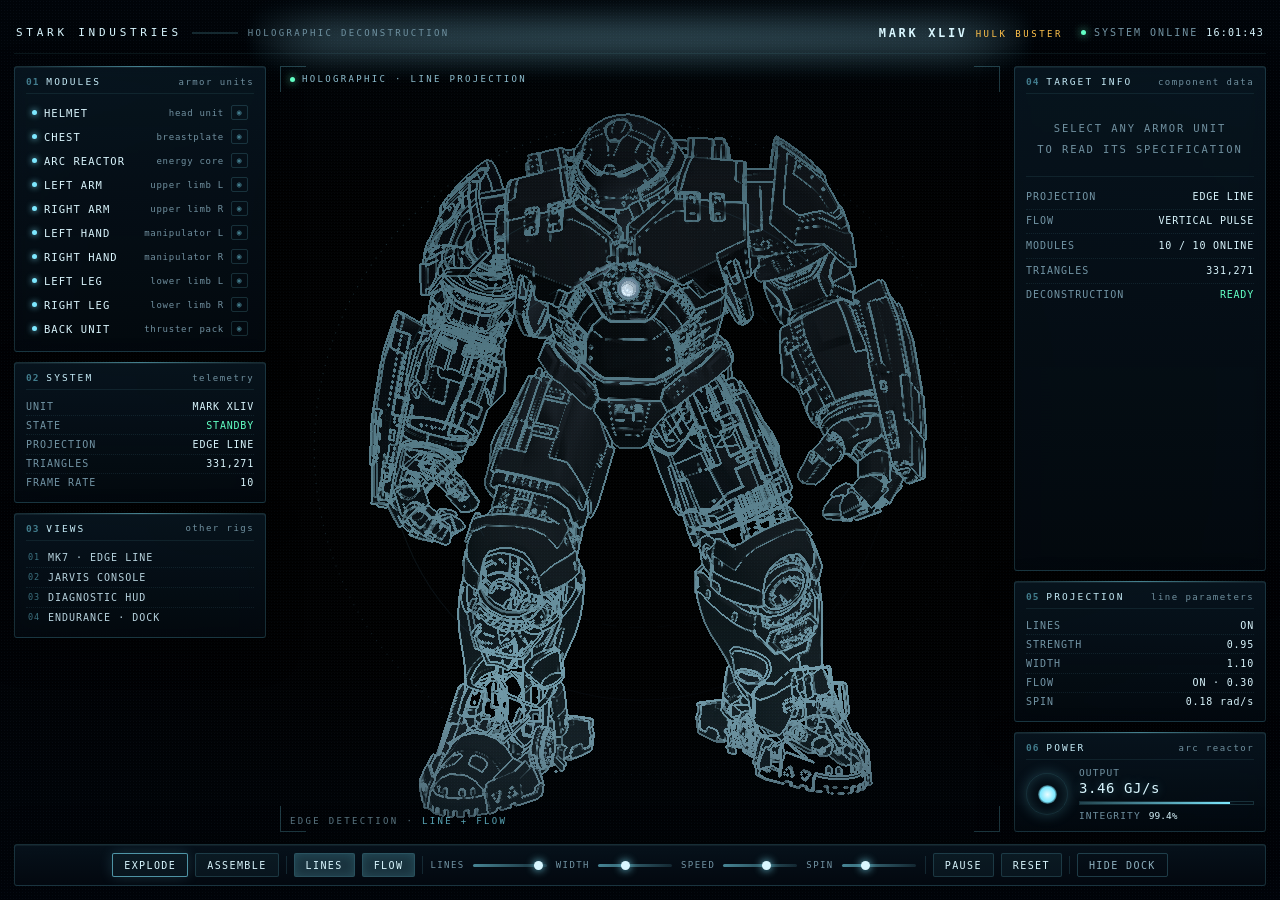
<file: index.html>
<!DOCTYPE html>
<html lang="en">
<head>
<meta charset="utf-8">
<meta name="viewport" content="width=device-width, initial-scale=1, maximum-scale=1, user-scalable=no">
<title>MARK XLIV · HULK BUSTER · HOLOGRAPHIC DECOMPOSITION</title>
<meta name="description" content="Web 3D holographic deconstruction system — HULK BUSTER edge-line projection, flow scan and modular armor teardown">
<link rel="stylesheet" href="./css/hud.css">
<link rel="icon" href="data:image/svg+xml,%3Csvg xmlns='http://www.w3.org/2000/svg' viewBox='0 0 32 32'%3E%3Ccircle cx='16' cy='16' r='13' fill='none' stroke='%237de8ff' stroke-width='2'/%3E%3Ccircle cx='16' cy='16' r='5' fill='%23d9faff'/%3E%3C/svg%3E">
<script type="importmap">
{
  "imports": {
    "three": "./lib/three/three.module.js",
    "three/addons/": "./lib/three/addons/"
  }
}
</script>

<!-- Boot diagnostics: when a module fails to resolve (typically the browser cached an
     older JS that imports a deleted file) the error only lands in the console and the
     boot screen hangs silently. Surface the reason on the page instead. -->
<script>
(function () {
  var shown = false;
  function diag(msg) {
    if (shown) return;
    shown = true;
    var el = document.getElementById('boot-diag');
    if (el) { el.textContent = String(msg).slice(0, 300); el.classList.add('on'); }
    var boot = document.getElementById('boot');
    if (boot) { boot.classList.remove('fade'); boot.classList.add('stall'); }
    var btn = document.getElementById('boot-retry');
    if (btn) btn.classList.remove('hidden');
  }
  window.__BOOT_DIAG = diag;
  // Listen in the capture phase: a failed module script only fires a resource error, no message
  window.addEventListener('error', function (e) {
    var t = e && e.target;
    if (t && t !== window && (t.src || t.href)) {
      diag('RESOURCE LOAD FAILED\n' + (t.src || t.href) + '\nUsually a missing module or a stale cached bundle. Use FORCE RELOAD below.');
      return;
    }
    diag((e && e.message) || 'SCRIPT ERROR — see console');
  }, true);
  window.addEventListener('unhandledrejection', function (e) {
    var r = e && e.reason;
    diag('UNHANDLED REJECTION: ' + ((r && (r.message || r)) || 'unknown'));
  });
  // Fallback: if the entry module never ran (broken module graph), say so after 20s
  setTimeout(function () {
    if (window.__BOOT_READY) return;
    var stage = window.__BOOT_STAGE;
    diag(stage
      ? 'BOOT TIMEOUT 20s — stalled at "' + stage + '" (see console)'
      : 'BOOT TIMEOUT 20s — entry module never ran, likely a stale JS cache. Use FORCE RELOAD.');
  }, 20000);
})();
</script>
</head>
<body>
  <canvas id="stage"></canvas>

  <!-- Fullscreen CSS effects (not part of the 3D layer) -->
  <div class="fx-scanlines" aria-hidden="true"></div>
  <div class="fx-vignette" aria-hidden="true"></div>
  <div class="fx-grain" aria-hidden="true"></div>

  <!-- HUD leader-line canvas -->
  <svg id="leader-lines" aria-hidden="true"></svg>

  <!-- HUD -->
  <div id="hud" class="hud hidden">

    <header class="topbar">
      <div class="brand">
        <span class="mk">STARK INDUSTRIES</span>
        <i class="bar"></i>
        <span class="ttl">HOLOGRAPHIC DECONSTRUCTION</span>
      </div>
      <div class="unit"><b>MARK XLIV</b><em>HULK BUSTER</em></div>
      <div class="stat">
        <span class="led"></span><span>SYSTEM ONLINE</span>
        <span class="clock" id="clock">--:--:--</span>
      </div>
    </header>

    <aside class="rail left">
      <section class="panel">
        <div class="p-head"><b>01</b><span>MODULES</span><em>armor units</em></div>
        <ul id="module-list" class="module-list"></ul>
      </section>

      <section class="panel">
        <div class="p-head"><b>02</b><span>SYSTEM</span><em>telemetry</em></div>
        <div class="kv"><span>UNIT</span><b id="sys-unit">MARK XLIV</b></div>
        <div class="kv"><span>STATE</span><b class="ok" id="sys-state">STANDBY</b></div>
        <div class="kv"><span>PROJECTION</span><b id="sys-render">EDGE LINE</b></div>
        <div class="kv"><span>TRIANGLES</span><b id="sys-tris">--</b></div>
        <div class="kv"><span>FRAME RATE</span><b id="sys-fps">--</b></div>
      </section>

      <section class="panel views">
        <div class="p-head"><b>03</b><span>VIEWS</span><em>other rigs</em></div>
        <a href="./mk7.html"><i>01</i>MK7 · EDGE LINE</a>
        <a href="./jarvis-console.html"><i>02</i>JARVIS CONSOLE</a>
        <a href="./ironman-hud.html"><i>03</i>DIAGNOSTIC HUD</a>
        <a href="./interstellar.html"><i>04</i>ENDURANCE · DOCK</a>
      </section>
    </aside>

    <main class="stage">
      <div class="stage-inner">
        <span class="corner tl"></span><span class="corner tr"></span>
        <span class="corner bl"></span><span class="corner br"></span>
        <svg class="stage-ring" viewBox="0 0 620 620" aria-hidden="true">
          <defs>
            <linearGradient id="rg" x1="0" y1="0" x2="1" y2="1">
              <stop offset="0%" stop-color="rgba(120,235,255,.55)"/>
              <stop offset="100%" stop-color="rgba(120,160,255,.04)"/>
            </linearGradient>
          </defs>
          <g fill="none" stroke="url(#rg)" stroke-width="1">
            <circle cx="310" cy="310" r="306" stroke-dasharray="1 7" opacity=".5"/>
            <circle cx="310" cy="310" r="236" opacity=".26"/>
            <circle cx="310" cy="310" r="168" stroke-dasharray="14 12" opacity=".20"/>
            <line x1="310" y1="4" x2="310" y2="26" opacity=".55"/>
            <line x1="310" y1="594" x2="310" y2="616" opacity=".55"/>
            <line x1="4" y1="310" x2="26" y2="310" opacity=".55"/>
            <line x1="594" y1="310" x2="616" y2="310" opacity=".55"/>
          </g>
        </svg>
        <div class="stage-tag"><span class="led"></span>HOLOGRAPHIC · LINE PROJECTION</div>
        <div class="stage-cap">EDGE DETECTION · <b>LINE + FLOW</b></div>
      </div>
    </main>

    <aside class="rail right">
      <section class="panel grow">
        <div class="p-head"><b>04</b><span>TARGET INFO</span><em>component data</em></div>
        <div id="info-body" class="info-body">
          <p class="info-hint">SELECT ANY ARMOR UNIT<br>TO READ ITS SPECIFICATION</p>
        </div>
      </section>

      <section class="panel">
        <div class="p-head"><b>05</b><span>PROJECTION</span><em>line parameters</em></div>
        <div class="kv"><span>LINES</span><b id="p-lines">ON</b></div>
        <div class="kv"><span>STRENGTH</span><b id="p-strength">0.95</b></div>
        <div class="kv"><span>WIDTH</span><b id="p-width">1.10</b></div>
        <div class="kv"><span>FLOW</span><b id="p-flow">ON · 0.30</b></div>
        <div class="kv"><span>SPIN</span><b id="p-spin">0.18 rad/s</b></div>
      </section>

      <section class="panel">
        <div class="p-head"><b>06</b><span>POWER</span><em>arc reactor</em></div>
        <div class="power-row">
          <div class="reactor-ring"><i></i></div>
          <div class="power-data">
            <span class="k">OUTPUT</span>
            <span class="v big" id="power-output">3.42 GJ/s</span>
            <div class="bar"><i id="power-bar"></i></div>
            <span class="k">INTEGRITY</span>
            <span class="v" id="power-integrity">100.0%</span>
          </div>
        </div>
      </section>
    </aside>

    <footer class="dock" id="dock">
      <button class="btn primary" id="btn-explode">EXPLODE</button>
      <button class="btn" id="btn-assemble">ASSEMBLE</button>
      <i class="sep"></i>
      <button class="btn toggle on" id="btn-lines">LINES</button>
      <button class="btn toggle on" id="btn-flow">FLOW</button>
      <i class="sep"></i>
      <label class="slider">LINES<input type="range" id="rng-line" min="20" max="100" value="95"></label>
      <label class="slider">WIDTH<input type="range" id="rng-width" min="60" max="200" value="110"></label>
      <label class="slider">SPEED<input type="range" id="rng-flow" min="0" max="100" value="60"></label>
      <label class="slider">SPIN<input type="range" id="rng-spin" min="0" max="100" value="30"></label>
      <i class="sep"></i>
      <button class="btn" id="btn-pause">PAUSE</button>
      <button class="btn" id="btn-reset">RESET</button>
      <i class="sep"></i>
      <button class="btn ghost" id="btn-dock" title="Collapse the control dock">HIDE DOCK</button>
    </footer>

    <button class="dock-tab" id="dock-tab" title="Show the control dock">CONTROLS</button>
  </div>

  <!-- Boot screen -->
  <div id="boot" class="boot">
    <div class="boot-inner">
      <div class="boot-title">STARK INDUSTRIES</div>
      <div class="boot-sub">HOLOGRAPHIC DECONSTRUCTION · MARK XLIV HULK BUSTER</div>
      <div class="boot-bar"><i id="boot-bar"></i></div>
      <div class="boot-log" id="boot-log">INITIALIZING…</div>
      <div class="boot-diag" id="boot-diag"></div>
      <button class="boot-retry hidden" id="boot-retry"
              onclick="location.replace(location.pathname + '?r=' + Date.now())">FORCE RELOAD</button>
    </div>
  </div>
  <div id="webgl-error" class="boot hidden">
    <div class="boot-inner">
      <div class="boot-title">RENDERER OFFLINE</div>
      <div class="boot-sub">THIS BROWSER DOES NOT SUPPORT WEBGL2 — HOLOGRAPHIC PROJECTION UNAVAILABLE</div>
    </div>
  </div>

  <script type="module" src="./js/main.js"></script>
</body>
</html>
</file>
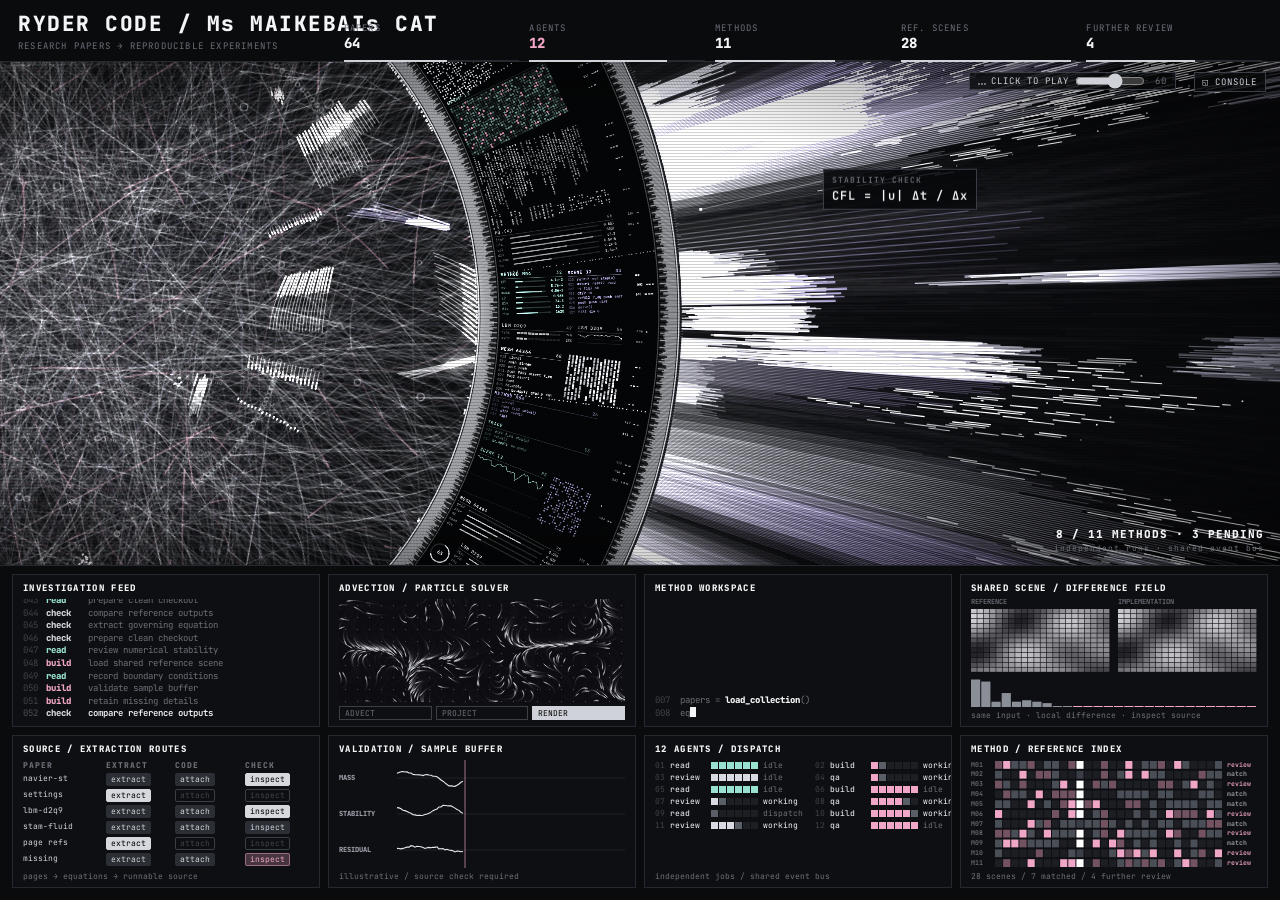
<file: haloflux/index.html>
<!doctype html>
<!--
  HALOFLUX - Copyright (c) 2026 Ryder191 (RYDER CODE / Ms MAIKEBAIs CAT). All rights reserved.
  https://github.com/Ryder191/haloflux

  Source code and audiovisual design are original works protected by copyright.
  Licensed under the PolyForm Noncommercial License 1.0.0 (see LICENSE).
  Noncommercial use only. ANY COMMERCIAL USE IS STRICTLY PROHIBITED.
  Keep this notice and credit "HALOFLUX by Ryder191" when sharing or remixing.

  源代码与视觉设计均为原创作品，受著作权保护。按 PolyForm Noncommercial 1.0.0 授权。
  仅限非商业用途，严格禁止任何商业用途。转载或二创须保留本声明并注明出处。
-->
<html lang="en">
<head>
<meta charset="utf-8">
<meta name="viewport" content="width=device-width, initial-scale=1">
<title>HALOFLUX</title>
<style>html,body{margin:0;height:100%;background:#050608;color:#9aa;font:13px Consolas,monospace;display:flex;align-items:center;justify-content:center}a{color:#dde}</style>
<script>
  var touch = matchMedia('(pointer: coarse)').matches || /iPhone|iPad|Android|Mobile/i.test(navigator.userAgent);
  location.replace((touch ? 'mobile.html' : 'lab.html') + location.search);
</script>
</head>
<body><p><a href="lab.html">Desktop</a> · <a href="mobile.html">Mobile</a></p></body>
</html>
</file>
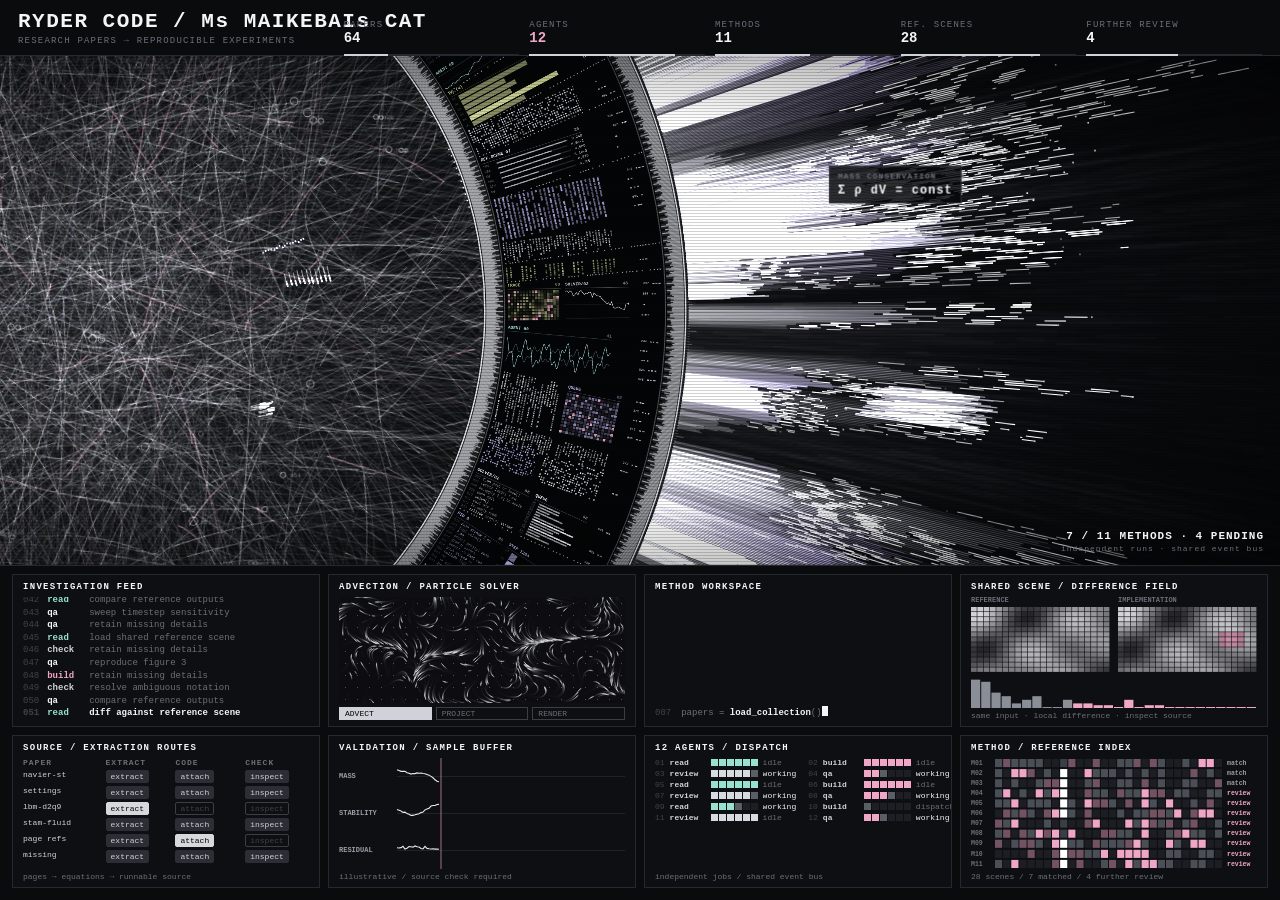
<file: haloflux/wallpaper/index.html>
<!doctype html>
<!--
  HALOFLUX - Copyright (c) 2026 Ryder191 (RYDER CODE / Ms MAIKEBAIs CAT). All rights reserved.

  Source code and audiovisual design are original works protected by copyright.
  Licensed under the PolyForm Noncommercial License 1.0.0 (see LICENSE).
  Noncommercial use only. ANY COMMERCIAL USE IS STRICTLY PROHIBITED.
  Keep this notice and credit "HALOFLUX by Ryder191" when sharing or remixing.
  Republishing on the Steam Workshop or other wallpaper platforms: credit the author
  (Ryder191 / RYDER CODE / Ms MAIKEBAIs CAT) and the source repository (Ryder191/haloflux
  on GitHub) in the item description; no monetization of any kind. See LICENSE.

  源代码与视觉设计均为原创作品，受著作权保护。按 PolyForm Noncommercial 1.0.0 授权。
  仅限非商业用途，严格禁止任何商业用途。转载或二创须保留本声明并注明出处。
  转发到 Steam 创意工坊等壁纸平台：须在简介中注明作者和来源仓库（GitHub 上的 Ryder191/haloflux），
  严禁任何形式的盈利，详见 LICENSE。
-->
<html lang="en">
<head>
<meta charset="utf-8">
<meta name="viewport" content="width=device-width, initial-scale=1">
<title>HALOFLUX</title>
<style>
:root{
  --bg:#08090b; --panel:#0e0f12; --line:#25282e; --line2:#3a3e46;
  --text:#cfd2d8; --dim:#6b6f78; --faint:#3f434a; --white:#f4f5f7;
  --pink:#f0a6c6; --teal:#98e0cf;
}
*{box-sizing:border-box}
html,body{margin:0;height:100%;background:var(--bg);color:var(--text);font-family:ui-monospace,"Cascadia Mono","SF Mono",Consolas,"Liberation Mono",monospace;overflow:hidden}
.app{display:grid;grid-template-rows:auto minmax(0,1fr) auto;height:100vh}

/* ---------- header ---------- */
header{display:grid;grid-template-columns:minmax(240px,1.7fr) repeat(5,minmax(0,1fr));align-items:end;border-bottom:1px solid var(--line);padding:10px 18px 0;background:#0a0b0d}
.brand h1{white-space:nowrap;margin:0;font-size:21px;font-weight:800;letter-spacing:1.5px;color:var(--white)}
.brand p{margin:3px 0 9px;font-size:9px;color:var(--dim);letter-spacing:1.2px}
.kpi{padding:0 10px 9px;position:relative}
.kpi .k{font-size:9px;color:var(--dim);letter-spacing:1.2px}
.kpi .v{font-size:14px;font-weight:800;color:var(--white);font-variant-numeric:tabular-nums}
.kpi .v.pink{color:var(--pink)}
.kpi .seg{position:absolute;left:10px;right:0;bottom:-1px;height:2px;background:var(--line)}
.kpi .seg i{display:block;height:100%;background:var(--text);width:0;transition:width 1.2s ease}

/* ---------- stage ---------- */
.stage{position:relative;min-height:0;overflow:hidden}
#stage{position:absolute;inset:0;width:100%;height:100%;display:block}
.stage::after{content:"";position:absolute;inset:0;pointer-events:none;
  background:repeating-linear-gradient(0deg,rgba(0,0,0,.18) 0 1px,transparent 1px 3px),
             radial-gradient(ellipse at 40% 50%,transparent 55%,rgba(0,0,0,.55) 100%)}
.ov{position:absolute;font-size:9px;letter-spacing:1px;color:var(--text);pointer-events:none;z-index:2}
.chk{left:0;top:0;will-change:transform;background:rgba(8,9,11,.85);border:1px solid var(--line2);padding:5px 8px;transition:opacity .4s}
.chk b{display:block;font-size:8px;color:var(--dim);font-weight:600;margin-bottom:3px}
.chk span{font-size:12px;color:var(--white);font-weight:600;white-space:nowrap}
.console{top:10px;right:14px;border:1px solid var(--line2);padding:3px 8px;background:rgba(8,9,11,.8)}
.music{top:10px;right:104px;z-index:3;pointer-events:auto;display:flex;align-items:center;gap:6px;border:1px solid var(--line2);padding:2px 8px;background:rgba(8,9,11,.8);user-select:none}
.music .mbtn{cursor:pointer;display:flex;align-items:center;gap:5px}
.music:hover{border-color:#cfd2d8}
.music .mbtn:hover em{color:#fff}
.music em{font-style:normal;white-space:nowrap}
.music.on em{color:var(--white)}
.music.wait em{animation:bl 1s steps(1) infinite}
.music .eq{display:inline-flex;align-items:flex-end;gap:1px;height:8px}
.music .eq b{display:block;width:2px;height:2px;background:var(--dim)}
.music.on .eq b{background:var(--white);animation:eqb .9s ease-in-out infinite}
.music.on .eq b:nth-child(2){animation-delay:-.3s}
.music.on .eq b:nth-child(3){animation-delay:-.6s}
@keyframes eqb{0%,100%{height:2px}50%{height:8px}}
.music input[type=range]{width:70px;height:10px;margin:0;accent-color:#cfd2d8;cursor:pointer}
.music .mval{width:16px;text-align:right;color:var(--dim);font-variant-numeric:tabular-nums}
.status{right:16px;bottom:12px;text-align:right}
.status .big{font-size:11px;color:var(--white);font-weight:800}
.status .sm{color:var(--dim);font-size:8px;margin-top:2px}

/* ---------- panels ---------- */
.panels{display:grid;grid-template-columns:repeat(4,minmax(0,1fr));gap:8px;padding:8px 12px 12px;border-top:1px solid var(--line);background:#0a0b0d}
.p{border:1px solid var(--line);background:var(--panel);padding:7px 10px 6px;height:clamp(118px,17vh,168px);display:flex;flex-direction:column;overflow:hidden;min-width:0}
.p h3{margin:0 0 5px;font-size:9px;font-weight:800;letter-spacing:1.3px;color:var(--white);white-space:nowrap}
.p .cap{margin-top:auto;font-size:8px;color:var(--dim);padding-top:3px;white-space:nowrap;overflow:hidden}
.p canvas{width:100%;flex:1;min-height:0;display:block}

.feed{flex:1;min-height:0;display:flex;flex-direction:column;justify-content:flex-end;font-size:9px;line-height:1.4;overflow:hidden}
.feed div{white-space:nowrap;color:var(--dim)}
.feed div:last-child{color:var(--white);font-weight:600}
.n{color:var(--faint);margin-right:8px}
.vb{display:inline-block;width:42px;font-weight:800}
.vb.build{color:var(--pink)} .vb.check{color:var(--text)} .vb.read{color:var(--teal)} .vb.qa{color:var(--white)}

.btns{display:flex;gap:4px;margin-top:4px}
.btns span{flex:1;font-size:8px;border:1px solid var(--line2);padding:1px 5px;color:var(--dim);transition:all .3s}
.btns span.on{background:#cfd2d8;color:#000;border-color:#cfd2d8}

.code{flex:1;min-height:0;font-size:9px;line-height:1.45;overflow:hidden;display:flex;flex-direction:column;justify-content:flex-end}
.code div{white-space:nowrap}
.code .ln{color:var(--faint);margin-right:10px}
.code .fn{color:var(--white);font-weight:800}
.code .op{color:var(--dim)}
.caret{display:inline-block;width:6px;height:10px;background:var(--white);vertical-align:-1px;animation:bl 1s steps(1) infinite}
@keyframes bl{50%{opacity:0}}

.routes{display:grid;grid-template-columns:1.2fr repeat(3,1fr);gap:3px 6px;font-size:8px;align-content:start}
.routes .h{color:var(--dim);font-weight:800;letter-spacing:1px}
.routes .nm{color:var(--text);white-space:nowrap;overflow:hidden}
.chip{display:inline-block;padding:0 4px;border:1px solid var(--line2);border-radius:2px;color:var(--faint);line-height:11px;transition:all .3s}
.chip.on{background:#d6d8dd;color:#000;border-color:#d6d8dd}
.chip.done{background:#2b2e34;color:var(--text);border-color:#2b2e34}
.chip.pk{background:rgba(240,166,198,.25);color:var(--pink);border-color:rgba(240,166,198,.5)}

.agents{display:grid;grid-template-columns:1fr 1fr;gap:2px 12px;font-size:8px;align-content:start}
.ag{display:flex;align-items:center;gap:5px;white-space:nowrap}
.ag .id{color:var(--faint)} .ag .rl{width:36px;color:var(--text);font-weight:600}
.ag .cells{display:flex;gap:1px}
.ag .cells i{width:7px;height:7px;background:#1d1f24}
.ag .st{color:var(--dim);overflow:hidden}
.ag .st.w{color:var(--white)}

@media (max-width:1000px){
  html,body{overflow:auto}
  .app{height:auto}
  .stage{height:62vh}
  header{grid-template-columns:repeat(3,minmax(0,1fr));gap:6px 0}
  .brand{grid-column:1/-1}
  .panels{grid-template-columns:repeat(2,minmax(0,1fr))}
  .p{height:150px}
}
@media (max-width:520px){
  header{padding:10px 16px 0}
  .panels{grid-template-columns:minmax(0,1fr);padding:8px 16px 16px}
}
</style>
<style>
/* ---- wallpaper build ---- */
html,body,.stage,.p{cursor:none}
@media (min-width:1500px){ .brand h1{font-size:24px} .p h3{font-size:10px} .p .cap{font-size:8.5px} }
@media (min-width:2100px){ .brand h1{font-size:28px;letter-spacing:2.5px} .kpi .v{font-size:17px}
  .p{height:clamp(150px,19vh,230px)} }
</style>
</head>
<body>
<div class="app">
  <header>
    <div class="brand"><h1>RYDER CODE / Ms MAIKEBAIs CAT</h1><p>RESEARCH PAPERS → REPRODUCIBLE EXPERIMENTS</p></div>
    <div class="kpi"><div class="k">PAPERS</div><div class="v" id="k0">64</div><div class="seg"><i></i></div></div>
    <div class="kpi"><div class="k">AGENTS</div><div class="v pink" id="k1">12</div><div class="seg"><i></i></div></div>
    <div class="kpi"><div class="k">METHODS</div><div class="v" id="k2">11</div><div class="seg"><i></i></div></div>
    <div class="kpi"><div class="k">REF. SCENES</div><div class="v" id="k3">28</div><div class="seg"><i></i></div></div>
    <div class="kpi"><div class="k">FURTHER REVIEW</div><div class="v" id="k4">4</div><div class="seg"><i></i></div></div>
  </header>

  <div class="stage" id="stageWrap">
    <canvas id="stage"></canvas>
    <audio id="bgmAudio" data-src="audio/sw421k.mp3" loop preload="auto" playsinline></audio>
    <div class="ov chk" id="chk"><b id="chkK">STABILITY CHECK</b><span id="chkV">CFL = |u| Δt / Δx</span></div>
    <div class="ov status"><div class="big" id="stBig">7 / 11 METHODS · 4 PENDING</div><div class="sm">independent runs · shared event bus</div></div>
  </div>

  <section class="panels">
    <div class="p"><h3>INVESTIGATION FEED</h3><div class="feed" id="feed"></div></div>
    <div class="p"><h3>ADVECTION / PARTICLE SOLVER</h3><canvas id="cAdv"></canvas>
      <div class="btns" id="advBtns"><span class="on">ADVECT</span><span>PROJECT</span><span>RENDER</span></div></div>
    <div class="p"><h3>METHOD WORKSPACE</h3><div class="code" id="code"></div></div>
    <div class="p"><h3>SHARED SCENE / DIFFERENCE FIELD</h3><canvas id="cDiff"></canvas><div class="cap">same input · local difference · inspect source</div></div>
    <div class="p"><h3>SOURCE / EXTRACTION ROUTES</h3><div class="routes" id="routes"></div><div class="cap">pages → equations → runnable source</div></div>
    <div class="p"><h3>VALIDATION / SAMPLE BUFFER</h3><canvas id="cVal"></canvas><div class="cap">illustrative / source check required</div></div>
    <div class="p"><h3>12 AGENTS / DISPATCH</h3><div class="agents" id="agents"></div><div class="cap">independent jobs / shared event bus</div></div>
    <div class="p"><h3>METHOD / REFERENCE INDEX</h3><canvas id="cIdx"></canvas><div class="cap">28 scenes / 7 matched / 4 further review</div></div>
  </section>
</div>

<script>
const TAU = Math.PI * 2, rnd = Math.random;
const rr = (a, b) => a + rnd() * (b - a);
const pick = a => a[(rnd() * a.length) | 0];
const gauss = () => (rnd() + rnd() + rnd() - 1.5) / 1.5;
let DPR = Math.min(window.devicePixelRatio || 1, 2);
const FONT = 'ui-monospace,"Cascadia Mono","SF Mono",Consolas,"Liberation Mono",monospace';

function mk(w, h) {
  const c = document.createElement('canvas');
  c.width = Math.max(1, Math.ceil(w * DPR)); c.height = Math.max(1, Math.ceil(h * DPR));
  c.x = c.getContext('2d'); c.x.setTransform(DPR, 0, 0, DPR, 0, 0);
  return c;
}
function fit(c) {
  const r = c.getBoundingClientRect();
  c.width = Math.max(1, Math.round(r.width * DPR)); c.height = Math.max(1, Math.round(r.height * DPR));
  const x = c.getContext('2d'); x.setTransform(DPR, 0, 0, DPR, 0, 0);
  c.w = r.width; c.h = r.height; c.x = x;
  return c;
}

/* =========================================================
   MAIN STAGE
   ========================================================= */
const stage = document.getElementById('stage'); let S = stage.getContext('2d'); const S_MAIN = S;
let W, H, cx, cy, R, RO, RMAX, thV, thS;
let webBase, webLayers = [], layerEnv = [0, 0, 0], trailC, glowC, laneC;
let curves = [], runners = [], comets = [], cards = [], wedges = [], pulses = [];
let webRot = 0, ringRot = 0, ringVel = 0, OSTEP = 0.0038;
const GS = 3; // glow buffer downscale
const FS = 0.5; let farC; // far-layer buffer (depth of field)
const HAS_FILTER = 'filter' in S;
const easeIO = t => t < 0.5 ? 4 * t * t * t : 1 - Math.pow(-2 * t + 2, 3) / 2;
const easeO = t => 1 - Math.pow(1 - t, 3);

/* ---------- live configuration (driven by the console) ---------- */
// [key, label, min, max, step, group, rebuild]
const PARAMS = [
  ['tempo', '整体节拍速度', 0.4, 2.5, 0.05, '全局'],
  ['camera', '自动运镜 (0关 1开)', 0, 1, 1, '全局'],
  ['camZoom', '运镜推近幅度', 0, 2, 0.05, '全局'],
  ['glow', '柔光层强度', 0, 1.5, 0.05, '全局'],
  ['scan', '扫描线 (0关 1开)', 0, 1, 1, '全局'],

  ['ringSpeed', '圆环转动幅度/速度', 0, 3, 0.05, '圆环'],
  ['ringPause', '圆环停顿时长', 0, 3, 0.05, '圆环'],
  ['ringWidth', '环带厚度', 0.6, 1.6, 0.02, '圆环', 'resize'],
  ['rimBright', '内外缘细线亮度', 0, 2, 0.05, '圆环'],
  ['rimWidth', '内外缘细线带宽度', 0.3, 2.5, 0.05, '圆环', 'slots'],
  ['dataFlicker', '数据块刷新/闪烁', 0, 4, 0.1, '圆环'],

  ['webBright', '底层网线亮度', 0.1, 3, 0.05, '圈内', 'web'],
  ['webPulseBase', '网线闪烁层基础亮度', 0, 1, 0.02, '圈内'],
  ['webPulseAmp', '网线闪烁层节拍亮度', 0, 1, 0.02, '圈内'],
  ['webSpin', '网线整体转速', 0, 5, 0.1, '圈内'],
  ['runnerCount', '单独亮线 数量', 0, 900, 1, '圈内'],
  ['runnerBright', '单独亮线 亮度', 0, 2, 0.05, '圈内'],
  ['runnerWidth', '单独亮线 粗细', 0.3, 3, 0.05, '圈内'],
  ['runnerSpeed', '单独亮线 速度', 0.1, 4, 0.05, '圈内'],
  ['runnerVariety', '单独亮线 速度差异', 0, 1, 0.05, '圈内'],
  ['cometPerBeat', '成组光束 每拍数量', 0, 6, 0.1, '圈内'],
  ['cometBurst', '成组光束 重拍爆发数', 0, 12, 0.5, '圈内'],
  ['cometTrickle', '成组光束 拍间零星(每秒)', 0, 6, 0.1, '圈内'],
  ['cometLines', '成组光束 每组线数', 0.3, 3, 0.05, '圈内'],
  ['cometWidth', '成组光束 宽度', 0.3, 3, 0.05, '圈内'],
  ['cometBright', '成组光束 亮度', 0.1, 2.5, 0.05, '圈内'],
  ['cometGlow', '成组光束 柔光', 0, 3, 0.05, '圈内'],
  ['cometSpeed', '成组光束 速度', 0.3, 3, 0.05, '圈内'],
  ['cometFollow', '成组光束 跟随圆环 (0/1)', 0, 1, 1, '圈内'],

  ['beamBright', '伸缩光束 亮度', 0, 2.5, 0.05, '环外'],
  ['beamLen', '伸缩光束 长度', 0.2, 1.8, 0.05, '环外'],
  ['beamWidth', '伸缩光束 线粗细', 0.3, 3, 0.05, '环外'],
  ['beamBounce', '回弹波浪层 强度', 0, 2, 0.05, '环外'],
  ['beamGlow', '伸缩光束 柔光', 0, 6, 0.1, '环外'],
  ['dashBright', '流动短线 亮度', 0, 2, 0.05, '环外'],
  ['hazeCount', '宽光带 数量', 0, 30, 1, '环外'],
  ['hazeBright', '宽光带 亮度', 0, 3, 0.05, '环外'],
  ['flyerCount', '飞出流线(单独) 数量', 0, 3, 0.05, '环外', 'flyers'],
  ['flyerBright', '飞出流线(单独) 亮度', 0, 3, 0.05, '环外'],
  ['flyerWidth', '飞出流线 粗细', 0.3, 3, 0.05, '环外'],
  ['flyerSpeed', '飞出流线 速度', 0.2, 3, 0.05, '环外'],
  ['burstRate', '飞出流线(成组) 频率', 0, 5, 0.1, '环外'],
  ['burstSize', '飞出流线(成组) 每组数量', 0.2, 3, 0.05, '环外'],
  ['burstBright', '飞出流线(成组) 亮度', 0, 2.5, 0.05, '环外'],
  ['flareRate', '根部闪光 频率', 0, 5, 0.1, '环外'],
  ['flareBright', '根部闪光 亮度', 0, 2, 0.05, '环外'],
  ['rimDensity', '内外缘细线 密度', 0.3, 3, 0.05, '圆环'],
  ['depthBlur', '远景虚化 (环外远层)', 0, 5, 0.1, '空间层次'],
  ['depthDim', '远景亮度', 0, 1.5, 0.05, '空间层次'],
  ['webBlur', '圈内底层虚化', 0, 4, 0.1, '空间层次', 'web'],
  ['parallax', '视差 (运镜时远近错位)', 0, 1.5, 0.05, '空间层次'],
  ['bokeh', '前景光斑 数量', 0, 80, 1, '空间层次'],
  ['bokehBright', '前景光斑 亮度', 0, 3, 0.05, '空间层次'],
  ['atmos', '空间雾气', 0, 3, 0.05, '空间层次'],
  ['ringShadow', '圆环遮挡阴影', 0, 2, 0.05, '空间层次'],
  ['vignette', '暗角', 0, 1.5, 0.05, '空间层次'],
];
const BASE = {
  tempo: 1, camera: 1, camZoom: 1, glow: 1, scan: 1,
  ringSpeed: 1, ringPause: 1, ringWidth: 1, rimBright: 1, rimWidth: 1, dataFlicker: 1,
  webBright: 1, webPulseBase: 0.15, webPulseAmp: 0.85, webSpin: 1,
  runnerCount: 336, runnerBright: 1, runnerWidth: 1, runnerSpeed: 1, runnerVariety: 1,
  cometPerBeat: 1.1, cometBurst: 4, cometTrickle: 0, cometLines: 1, cometWidth: 1, cometBright: 1, cometGlow: 1.1, cometSpeed: 1, cometFollow: 0,
  beamBright: 1, beamBounce: 1, beamLen: 1, beamWidth: 1, beamGlow: 1, dashBright: 1, hazeCount: 8, hazeBright: 1,
  flyerCount: 1, flyerBright: 1, flyerWidth: 1, flyerSpeed: 1, burstRate: 1, burstSize: 1, burstBright: 1, flareRate: 1, flareBright: 1,
  rimDensity: 1, depthBlur: 1.4, depthDim: 0.9, webBlur: 0.7, parallax: 0.6, bokeh: 16, bokehBright: 1, atmos: 1, ringShadow: 1, vignette: 0.7,
};
const PRESETS = {
  A: { ...BASE, webBright: 1.25, webPulseBase: 0.3, webPulseAmp: 0.4, runnerCount: 45, runnerVariety: 0,
       cometPerBeat: 2.5, cometBurst: 5, cometTrickle: 1.6, cometFollow: 1, cometGlow: 0.85 },
  B: { ...BASE },
};
// 你的默认效果：把控制台「导出」的 values 粘贴进来替换 null，发给任何电脑打开都会默认使用它
const BAKED_MINE = {tempo: 2.5, camera: 1, camZoom: 1, glow: 1.1, scan: 1, ringSpeed: 3, ringPause: 1.2, ringWidth: 1.3, rimBright: 1.8, rimWidth: 1.3, dataFlicker: 1, webBright: 0.9, webPulseBase: 0.1, webPulseAmp: 0.8, webSpin: 1, runnerCount: 788, runnerBright: 0.5, runnerWidth: 1, runnerSpeed: 0.6, runnerVariety: 0.4, cometPerBeat: 2.3, cometBurst: 9, cometTrickle: 1.5, cometLines: 1, cometWidth: 1, cometBright: 1, cometGlow: 1.1, cometSpeed: 0.8, cometFollow: 1, beamBright: 1.8, beamLen: 1.8, beamWidth: 0.7, beamBounce: 2, beamGlow: 3.5, dashBright: 1.9, hazeCount: 22, hazeBright: 1.5, flyerCount: 3, flyerBright: 3, flyerWidth: 1.4, flyerSpeed: 2.2, burstRate: 3.5, burstSize: 3, burstBright: 2.5, flareRate: 3.5, flareBright: 2, rimDensity: 1.2, depthBlur: 0, depthDim: 0.1, webBlur: 0, parallax: 0, bokeh: 0, bokehBright: 0, atmos: 0, ringShadow: 0, vignette: 0};   // 2026-10-21 定稿默认
if (BAKED_MINE) PRESETS.MINE = { ...BASE, ...BAKED_MINE };
const C = { ...(PRESETS.MINE || PRESETS.B) };
const zf = z => 1 + (z - 1) * C.camZoom;

const TOK = ['load_collection()', 'extract_eq', '∂u/∂t', 'rho', 'grad(p)', 'dt=1e-3', 'assert', 'residual', 'solve()',
  'mesh', 'bc.apply', 'flux', 'CFL', '0.0041', 'ok', 'PASS', 'ref#12', 'scene_07', 'u_star', 'div(u)', 'proj', 'advect',
  'step++', 'tol', '1.2e-6', 'kernel', 'paper[37]', 'eq.(4)', 'fig.3', 'table2', 'nu=0.01', 'v_x', 'omega', 'bounce',
  'f_eq', 'stream', 'collide', 'Re=100', 'check', '>>>', 'match', 'diff', 'L2', 'grid64', 'cfg', 'seed=7'];

/* ---------- rhythm: an uneven beat clock drives everything ---------- */
const PATTERN = [0.5, 0.25, 0.25, 0.5, 0.5, 0.75, 0.25, 0.25, 0.25, 1.0];
let beatT = 0.4, beatI = 0, sinceBeat = 9, beatN = 0, env = 0;
function updateBeat(dt) {
  beatT -= dt; sinceBeat += dt;
  if (beatT <= 0) { beatT += PATTERN[beatI++ % PATTERN.length] * 0.92 / C.tempo; sinceBeat = 0; beatN++; onBeat(); }
  env = Math.exp(-sinceBeat * 4.5);
}
function onBeat() {
  // ring: kick every other beat → stepped, fast rotation
  if (rot.t >= rot.dur && rot.hold <= 0) ringMove();
  // comets come in bursts
  const n = Math.round((beatN % 4 === 0 ? C.cometBurst : C.cometPerBeat) * rr(0.6, 1.4));
  for (let i = 0; i < n; i++) setTimeout(spawnComet, i * rr(30, 90));
  // web layers shimmer
  layerEnv[(rnd() * 3) | 0] = 1;
  if (beatN % 4 === 0) layerEnv = layerEnv.map(() => rr(0.6, 1));
  // outer: travelling wave + random wedge hits
  const dir = rnd() < 0.5 ? 1 : -1, big = beatN % 8 === 0;
  pulses.push({ c: dir > 0 ? -thS - 0.15 : thS + 0.15, v: dir * rr(0.7, 1.6) * (big ? 0.7 : 1), w: big ? rr(0.25, 0.4) : rr(0.05, 0.16), amp: big ? 1 : rr(0.45, 0.9), life: rr(1.2, 2.0), L: 0 });
  pulses.forEach(p => p.L || (p.L = p.life));
  onBeatOuter();
  // ring cards
  for (let i = 0; i < Math.round(6 * C.dataFlicker); i++) pick(slots).c = null;
  for (let i = 0; i < Math.round(2 * C.dataFlicker); i++) pick(slots).flash = rr(0.35, 0.7);
}

/* ---------- camera: automatic push-in / pull-out shots ---------- */
const cam = { x: 0, y: 0, z: 1 };
let shots = [], shotI = 0, shotT = 0, camPhase = 'hold', camFrom = null;
function buildShots() {
  const P = (a, r) => ({ x: cx + Math.cos(a) * r, y: cy + Math.sin(a) * r });
  const mid = (R + RO) / 2;
  shots = [
    { x: W / 2, y: H / 2, z: 1, hold: 4.5 },
    { ...P(-thS * 0.45, mid), z: 2.3, hold: 3.4 },
    { ...P(0.04, RO + (RMAX - RO) * 0.3), z: 1.6, hold: 3.2 },
    { x: W / 2, y: H / 2, z: 1, hold: 3.0 },
    { ...P(0.22, R * 0.8), z: 1.9, hold: 3.4 },
    { ...P(thS * 0.5, mid + 10), z: 2.8, hold: 3.0 },
    { ...P(-0.12, RO + 40), z: 1.35, hold: 3.2 },
  ];
  shotI = 0; shotT = 0; camPhase = 'hold';
  Object.assign(cam, shots[0]);
}
function clampCam() {
  const hw = W / (2 * cam.z), hh = H / (2 * cam.z);
  cam.x = Math.max(hw, Math.min(W - hw, cam.x));
  cam.y = Math.max(hh, Math.min(H - hh, cam.y));
}
function updateCam(dt) {
  if (!C.camera) { cam.x = W / 2; cam.y = H / 2; cam.z = 1; return; }
  shotT += dt;
  const cur = shots[shotI], nxt = shots[(shotI + 1) % shots.length];
  if (camPhase === 'hold') {
    const k = shotT / cur.hold;
    cam.x = cur.x; cam.y = cur.y + (cur.z > 1 ? Math.sin(k * Math.PI) * 6 : 0);
    cam.z = zf(cur.z) * (1 + 0.05 * k * C.camZoom);            // slow creep while holding
    if (shotT >= cur.hold) { camPhase = 'move'; shotT = 0; camFrom = { ...cam }; }
  } else {
    const dur = 2.2, e = easeIO(Math.min(1, shotT / dur));
    const lz = Math.log(camFrom.z) + (Math.log(zf(nxt.z)) - Math.log(camFrom.z)) * e;
    let z = Math.exp(lz);
    if (camFrom.z > 1.2 && zf(nxt.z) > 1.2) z *= 1 - 0.4 * Math.sin(Math.PI * e); // pull out between two close-ups
    cam.z = Math.max(1, z);
    cam.x = camFrom.x + (nxt.x - camFrom.x) * e;
    cam.y = camFrom.y + (nxt.y - camFrom.y) * e;
    if (shotT >= dur) { shotI = (shotI + 1) % shots.length; camPhase = 'hold'; shotT = 0; }
  }
  clampCam();
}
function camT(ctx, d) { ctx.setTransform(d * cam.z, 0, 0, d * cam.z, d * (W / 2 - cam.x * cam.z), d * (H / 2 - cam.y * cam.z)); }
function camTk(ctx, d, k) {
  const z = 1 + (cam.z - 1) * k, x = W / 2 + (cam.x - W / 2) * k, y = H / 2 + (cam.y - H / 2) * k;
  ctx.setTransform(d * z, 0, 0, d * z, d * (W / 2 - x * z), d * (H / 2 - y * z));
}
const toScreen = (x, y) => ({ x: (x - cam.x) * cam.z + W / 2, y: (y - cam.y) * cam.z + H / 2 });

/* ---------- setup ---------- */
function mkd(w, h, d) {
  const c = document.createElement('canvas');
  c.width = Math.max(1, Math.ceil(w * d)); c.height = Math.max(1, Math.ceil(h * d));
  c.x = c.getContext('2d'); c.x.setTransform(d, 0, 0, d, 0, 0); return c;
}
function resizeStage() {
  const r = stage.getBoundingClientRect();
  W = r.width; H = r.height;
  stage.width = W * DPR; stage.height = H * DPR;
  cx = W * 0.07; cy = H * 0.5;
  R = Math.max(H * 0.78, W * 0.30);
  RO = R + Math.max(90, Math.min(240, H * 0.3, W * 0.13)) * C.ringWidth;
  RMAX = Math.hypot(W - cx, H / 2) + 60;
  thV = Math.asin(Math.min(1, (H / 2 + 60) / R));
  thS = Math.asin(Math.min(1, (H / 2 + 40) / RO));
  buildWeb(); buildLanes(); buildCards(); buildOuter();
  trailC = mkd(2 * R + 4, 2 * R + 4, Math.min(DPR, 1.5));
  farC = document.createElement('canvas'); farC.width = Math.ceil(W * FS); farC.height = Math.ceil(H * FS); farC.x = farC.getContext('2d');
  glowC = document.createElement('canvas');
  glowC.width = Math.ceil(W / GS); glowC.height = Math.ceil(H / GS); glowC.x = glowC.getContext('2d');
  runners = []; for (let i = 0; i < C.runnerCount; i++) runners.push(newRunner(true));
  comets = []; pulses = [];
  buildShots();
}

/* ---------- inner web ---------- */
function buildWeb() {
  const size = 2 * R + 4, d = Math.min(DPR, 1.5);
  webBase = mkd(size, size, d);
  webLayers = [0, 1, 2].map(() => mkd(size, size, d));
  const all = [webBase, ...webLayers];
  all.forEach(c => c.x.translate(R + 2, R + 2));
  const b = webBase.x;
  b.beginPath(); b.arc(0, 0, R, 0, TAU);
  const g = b.createRadialGradient(0, 0, R * 0.2, 0, 0, R);
  g.addColorStop(0, '#111215'); g.addColorStop(1, '#0c0d0f');
  b.fillStyle = g; b.fill();
  all.forEach(c => { c.x.save(); c.x.beginPath(); c.x.arc(0, 0, R, 0, TAU); c.x.clip(); });
  curves = [];
  const N = Math.min(2600, Math.round(1000 + (W * H) / 800));
  for (let i = 0; i < N; i++) {
    const a1 = rnd() * TAU, a2 = a1 + rr(0.6, Math.PI * 1.4);
    const p0 = { x: Math.cos(a1) * R, y: Math.sin(a1) * R };
    const p1 = { x: Math.cos(a2) * R, y: Math.sin(a2) * R };
    const cr = Math.sqrt(rnd()) * R * 0.9, ca = rnd() * TAU;
    const c = { x: Math.cos(ca) * cr, y: Math.sin(ca) * cr };
    curves.push({ p0, c, p1 });
    const layer = rnd() < 0.7 ? -1 : (rnd() * 3) | 0;
    const x = layer < 0 ? b : webLayers[layer].x;
    const al = Math.min(1, (layer < 0 ? 0.03 + Math.pow(rnd(), 3) * 0.28 : 0.08 + Math.pow(rnd(), 2) * 0.35) * C.webBright);
    const k = rnd();
    x.strokeStyle = k < 0.05 ? `rgba(240,166,198,${al})` : k < 0.1 ? `rgba(180,170,235,${al})` : `rgba(228,231,238,${al})`;
    x.lineWidth = rr(0.4, 1.1);
    x.beginPath(); x.moveTo(p0.x, p0.y); x.quadraticCurveTo(c.x, c.y, p1.x, p1.y); x.stroke();
  }
  // node markers
  b.font = `6px ${FONT}`; b.textBaseline = 'middle';
  for (let i = 0; i < 70; i++) {
    const rr_ = Math.sqrt(rnd()) * R * 0.92, a = rnd() * TAU;
    const px = Math.cos(a) * rr_, py = Math.sin(a) * rr_, s = rr(2, 4.5);
    b.strokeStyle = `rgba(235,238,244,${rr(0.35, 0.8)})`; b.lineWidth = 0.8;
    b.beginPath(); b.arc(px, py, s, 0, TAU); b.stroke();
    if (rnd() < 0.4) { b.beginPath(); b.arc(px + s * 2.2, py, s * 0.8, 0, TAU); b.stroke(); }
    if (rnd() < 0.35) { b.fillStyle = 'rgba(200,204,212,.5)'; b.fillText('n' + ((rnd() * 99) | 0), px + 7, py); }
  }
  // dotted chains of small rings (as in the original)
  for (let k = 0; k < 3; k++) {
    const rad = R * rr(0.45, 0.85), a0 = rr(0, TAU), cnt = 22 + (rnd() * 14 | 0);
    b.strokeStyle = 'rgba(235,238,244,.55)'; b.lineWidth = 0.8;
    for (let i = 0; i < cnt; i++) { const a = a0 + i * 0.022; b.beginPath(); b.arc(Math.cos(a) * rad, Math.sin(a) * rad, 2.2, 0, TAU); b.stroke(); }
  }
  all.forEach(c => c.x.restore());
  if (HAS_FILTER && C.webBlur > 0) {
    all.forEach((c, i) => {
      const orig = document.createElement('canvas'); orig.width = c.width; orig.height = c.height; orig.getContext('2d').drawImage(c, 0, 0);
      const x = c.x; x.save(); x.setTransform(1, 0, 0, 1, 0, 0); x.clearRect(0, 0, c.width, c.height);
      x.filter = `blur(${(i ? 0.5 : 1) * C.webBlur * d}px)`; x.drawImage(orig, 0, 0); x.filter = 'none';
      x.globalAlpha = Math.max(0.15, 1 - C.webBlur * 0.3); x.drawImage(orig, 0, 0); x.restore();
    });
  }
}
const qpt = (cv, t) => {
  const u = 1 - t;
  return { x: u * u * cv.p0.x + 2 * u * t * cv.c.x + t * t * cv.p1.x, y: u * u * cv.p0.y + 2 * u * t * cv.c.y + t * t * cv.p1.y };
};
function newRunner(init) {
  const cv = pick(curves), t = init ? rnd() : 0, p = qpt(cv, t);
  // mixed speed personalities so lone lines never move in lockstep
  const k = rnd(); let mode, sp;
  if (rnd() > C.runnerVariety) { mode = 1; sp = rr(0.12, 0.38); }   // uniform (version A style)
  else if (k < 0.3) { mode = 0; sp = rr(0.15, 0.28); }        // steady, ignores the beat
  else if (k < 0.65) { mode = 1; sp = rr(0.1, 0.3); }    // surges on the beat
  else if (k < 0.8) { mode = 0; sp = rr(0.04, 0.08); }   // slow drift
  else if (k < 0.92) { mode = 0; sp = rr(0.5, 0.85); }   // fast streak
  else { mode = 2; sp = rr(0.06, 0.12); }                 // accelerates along its path
  return { cv, t, sp, mode, px: p.x, py: p.y, b: rnd() < 0.1 };
}

/* ---------- comets: short bright bundles sweeping with ease-in-out ---------- */
function spawnComet() {
  const lines = [], n = Math.max(2, Math.round((8 + (rnd() * 12 | 0)) * C.cometLines));
  if (rnd() < 0.6) {
    // concentric arc bundle hugging the ring
    const rad = R * rr(0.55, 0.9), a0 = rr(-thV, thV) * 0.85, span = rr(0.35, 0.9) * (rnd() < 0.5 ? -1 : 1), gap = rr(2.6, 4.4) * C.cometWidth;
    for (let k = 0; k < n; k++) lines.push({ arc: true, r: rad - k * gap + gauss() * 0.6, a0: a0 + gauss() * 0.01, span });
  } else {
    // converging bundle: inner point → ring edge
    const ang = rr(-thV, thV) * 0.8, oa = ang + rr(-1.3, 1.3), orad = R * rr(0.25, 0.75);
    const o = { x: Math.cos(oa) * orad, y: Math.sin(oa) * orad };
    const spread = rr(0.08, 0.25) * C.cometWidth, bend = rr(0.2, 0.5) * (rnd() < 0.5 ? -1 : 1);
    for (let i = 0; i < n; i++) {
      const ta = ang + (i / n - 0.5) * spread;
      const p1 = { x: Math.cos(ta) * (R - 2), y: Math.sin(ta) * (R - 2) };
      const p0 = { x: o.x + gauss() * 10, y: o.y + gauss() * 10 };
      const mx = (p0.x + p1.x) / 2, my = (p0.y + p1.y) / 2, dx = p1.x - p0.x, dy = p1.y - p0.y;
      lines.push({ p0, c: { x: mx - dy * bend + gauss() * 8, y: my + dx * bend + gauss() * 8 }, p1 });
    }
  }
  comets.push({ lines, life: 0, hit: false, rot0: ringRot, dur: rr(0.4, 0.85) / C.cometSpeed, win: rr(0.22, 0.4), glow: rnd() < 0.4, tint: rnd() < 0.15 });
}
const cpt = (l, t) => { if (!l.arc) return qpt(l, t); const r = l.r + (R - 2 - l.r) * t * t, a = l.a0 + l.span * t; return { x: Math.cos(a) * r, y: Math.sin(a) * r }; };
function strokeComet(ctx, c, t0, t1, steps) {
  ctx.beginPath();
  for (const l of c.lines) for (let s = 0; s <= steps; s++) {
    const p = cpt(l, t0 + (t1 - t0) * (s / steps));
    s ? ctx.lineTo(p.x, p.y) : ctx.moveTo(p.x, p.y);
  }
  ctx.stroke();
}

/* ---------- outer: stacked, constantly changing layers ----------
   L0 haze bands (translucent wide wedges, additive, short lifecycles)
   L1 far strands (thin, dim, slower rotation → parallax)
   L2 main strands (dense, ring-attached, staircase tips + flowing dashes)
   L3 root flares (bright white blocks at the ring edge, glow)          */
let GR = {}, strandLayers = [], hazes = [], flares = [];
const HAZE_COL = ['196,180,252', '242,242,252', '190,222,222'];
const clamp = (v, a, b) => Math.max(a, Math.min(b, v));
const normA = a => ((a + Math.PI) % TAU + TAU) % TAU - Math.PI;
function makeProfile(n) {
  const prof = []; let v = rr(0.45, 1), run = 0;
  for (let k = 0; k < n; k++) {
    if (run-- <= 0) { v = clamp(v + gauss() * 0.4, 0.22, 1); run = 2 + (rnd() * 5 | 0); }
    prof.push(clamp(v + gauss() * 0.07, 0.18, 1));
  }
  return prof;
}
function makeStrandLayer(stepDeg, rotK, lumK, lw, lenK, solidK, cover, nMin, nMax, brightP, dyn = 'soft') {
  const step = stepDeg * Math.PI / 180, nb = Math.floor(TAU / step), ws = [];
  const count = Math.round(nb * cover / ((nMin + nMax) / 2));
  for (let j = 0; j < count; j++) {
    const n = nMin + (rnd() * (nMax - nMin) | 0), bright = rnd() < brightP;
    ws.push({
      i0: (rnd() * nb) | 0, n, base: rr(0.35, 1), len: rr(0.1, 0.5), kick: 0,
      ph: rnd() * TAU, ph2: rnd() * TAU, f1: rr(0.22, 0.6), f2: rr(0.8, 1.7),
      lum: bright ? rr(0.75, 1) : rr(0.16, 0.55), tint: rnd() < 0.5 ? 1 : 0,
      lwK: rnd() < 0.2 ? rr(1.35, 2.1) : rr(0.6, 1.15), lenS: rr(0.6, 1.25),
      prof: makeProfile(n), pf: Array.from({ length: n }, () => rr(1, 4)), pp: Array.from({ length: n }, () => rnd() * TAU),
      ds: Array.from({ length: n }, () => rnd()), dsp: rr(0.7, 1.8), flow: 0
    });
  }
  return { step, rotK, lumK, lw, lenK, solidK, wedges: ws, off: rnd() * TAU, dyn };
}
function buildOuter() {
  strandLayers = [
    //               step  rotK  lumK  lw    lenK  solidK cover nMin nMax brightP
    makeStrandLayer(0.22, 0.45, 0.30, 0.55, 1.15, 0.9,  1.1,  20,  90, 0.2),   // far: faint, thin, slow
    makeStrandLayer(0.16, 0.75, 0.58, 0.8,  1.05, 0.7,  0.9,  14,  70, 0.28),  // mid
    makeStrandLayer(0.12, 1.0,  1.0,  1.0,  1.0,  0.5,  0.75, 12,  60, 0.32),  // main (dashes + tips)
    makeStrandLayer(0.45, 1.0,  0.5,  1.8,  0.8,  0.6,  0.35, 4,   16, 0.3),   // near: few thick strokes
    makeStrandLayer(0.12, 1.0,  0.85, 1.0,  1.0,  0.5,  0.55, 14,  70, 0.32, 'bounce'),  // v4 wave / rebound layer
  ];
  wedges = strandLayers[2].wedges.concat(strandLayers[4].wedges);
  hazes = []; flares = [];
  GR = {};
  const mkG = (stops, r1) => { const g = S.createRadialGradient(cx, cy, RO, cx, cy, r1); stops.forEach(s => g.addColorStop(s[0], s[1])); return g; };
  GR.s0 = mkG([[0, 'rgba(248,248,255,1)'], [0.35, 'rgba(228,226,242,.8)'], [1, 'rgba(190,190,214,.3)']], RMAX * 0.95);
  GR.s2 = mkG([[0, 'rgba(225,245,242,1)'], [0.3, 'rgba(176,214,210,.8)'], [1, 'rgba(140,180,186,.3)']], RMAX * 0.95);
  GR.s1 = mkG([[0, 'rgba(240,236,255,1)'], [0.3, 'rgba(196,182,244,.82)'], [1, 'rgba(160,140,228,.3)']], RMAX * 0.95);
  // haze tints: lavender / pale white / grey-teal
  GR.h0 = mkG([[0, 'rgba(205,190,255,.95)'], [0.25, 'rgba(180,165,240,.7)'], [0.7, 'rgba(150,135,215,.25)'], [1, 'rgba(120,110,190,0)']], RMAX);
  GR.h1 = mkG([[0, 'rgba(250,250,255,1)'], [0.2, 'rgba(225,225,240,.65)'], [0.65, 'rgba(200,200,225,.2)'], [1, 'rgba(180,180,210,0)']], RMAX);
  GR.h2 = mkG([[0, 'rgba(200,230,228,.9)'], [0.25, 'rgba(170,205,210,.6)'], [0.7, 'rgba(140,170,185,.2)'], [1, 'rgba(120,150,170,0)']], RMAX);
  for (let i = 0; i < 14; i++) spawnHaze(true);
  initFlyers();
}
function spawnHaze(init) {
  const k = rnd();
  hazes.push({
    a: rr(-thS, thS) - ringRot, w: rnd() < 0.7 ? rr(0.015, 0.07) : rr(0.08, 0.18),
    len: rr(0.35, 1), cur: init ? rr(0.2, 0.8) : 0, age: init ? rr(0, 0.5) : 0,
    life: rr(0.35, 1.6), alpha: rr(0.12, 0.42), tint: k < 0.55 ? 0 : k < 0.85 ? 1 : 2, drift: rr(-0.04, 0.04)
  });
}
function spawnFlare(a) {
  flares.push({ a: a == null ? rr(-thS, thS) * 0.95 - ringRot : a, w: rr(0.006, 0.04), len: rr(18, 110), age: 0, life: rr(0.2, 0.55), alpha: rr(0.6, 1) });
}
function buildLanes() {
  laneC = mkd(W, H, DPR);
  const x = laneC.x;
  for (let i = 0; i < 700; i++) {
    const a = rr(-thS, thS);
    x.strokeStyle = `rgba(210,205,235,${rr(0.01, 0.035)})`; x.lineWidth = rr(0.5, 1);
    const r0 = RO + 4, r1 = rr(RO + 60, RMAX * 0.8);
    x.beginPath(); x.moveTo(cx + Math.cos(a) * r0, cy + Math.sin(a) * r0); x.lineTo(cx + Math.cos(a) * r1, cy + Math.sin(a) * r1); x.stroke();
  }
}
function updateOuter(dt) {
  for (let i = pulses.length - 1; i >= 0; i--) { const p = pulses[i]; p.c += p.v * dt; p.life -= dt; if (p.life <= 0) pulses.splice(i, 1); }
  for (const Lr of strandLayers) {
    const rot = ringRot * Lr.rotK + Lr.off;
    for (const w of Lr.wedges) {
      const am = normA((w.i0 + w.n / 2) * Lr.step + rot);
      w.vis = Math.abs(am) < thS + 0.2;
      w.flow += dt * w.dsp * (0.45 + 2.2 * env);
      if (!w.vis) { w.len *= 0.98; continue; }
      let p = 0;
      for (const pl of pulses) { const f = Math.min(1, pl.life / 0.5) * Math.min(1, (pl.L - pl.life) / 0.15 + 0.3); p += pl.amp * f * Math.exp(-(((am - pl.c) / pl.w) ** 2)); }
      if (Lr.dyn === 'bounce') {
        const idle = w.base * (0.36 + 0.14 * Math.sin(T * 0.9 + w.ph));
        const tgt = Math.min(1, idle + p * 0.75 + w.kick * 0.6);
        w.kick *= Math.exp(-dt * 2.4);
        w.len += (tgt - w.len) * Math.min(1, (tgt > w.len ? 15 : 2.2) * dt);   // snap out on the wave, ease back
      } else {
        const n1 = 0.5 + 0.5 * Math.sin(T * w.f1 + w.ph), n2 = 0.5 + 0.5 * Math.sin(T * w.f2 + w.ph2);
        const idle = w.base * (0.4 + 0.34 * n1 + 0.14 * n2);
        const tgt = Math.min(1.05, (idle + p * 0.7 + w.kick * 0.55) * w.lenS);
        w.kick *= Math.exp(-dt * 1.8);
        w.len += (tgt - w.len) * Math.min(1, (tgt > w.len ? 5 : 1.3) * dt);
      }
    }
  }
  // haze lifecycle
  for (let i = hazes.length - 1; i >= 0; i--) {
    const h = hazes[i]; h.age += dt;
    h.cur += (h.len - h.cur) * Math.min(1, 9 * dt);
    if (h.age > h.life + 0.6) hazes.splice(i, 1);
  }
  if (hazes.length < C.hazeCount && rnd() < 0.25) spawnHaze(false);
  for (let i = flares.length - 1; i >= 0; i--) { flares[i].age += dt; if (flares[i].age > flares[i].life) flares.splice(i, 1); }
  if (rnd() < 0.06 * C.flareRate) spawnFlare();
  updateFlyers(dt);
}
function onBeatOuter() {
  onBeatFlyers();
  for (let i = 0; i < 2 + (rnd() * 5 | 0); i++) { const w = pick(wedges); w.kick = rr(0.4, 1); if (rnd() < 0.5) w.prof = makeProfile(w.n); }
  for (let i = 0; i < 2; i++) { const w = pick(wedges); w.lum = rnd() < 0.4 ? rr(0.8, 1) : rr(0.25, 0.6); }
  const nh = beatN % 4 === 0 ? 5 + (rnd() * 4 | 0) : 1 + (rnd() * 3 | 0);
  for (let i = 0; i < Math.round(nh * C.hazeCount / 8); i++) spawnHaze(false);
  const nf = Math.round((1 + (rnd() * 4 | 0)) * C.flareRate);
  for (let i = 0; i < nf; i++) spawnFlare(hazes.length && rnd() < 0.6 ? pick(hazes).a : null);
}
function hazeEnv(h) {
  const a = Math.min(1, h.age / 0.12);                       // fast in
  const o = h.age > h.life ? Math.max(0, 1 - (h.age - h.life) / 0.6) : 1; // slower out
  return a * o * (0.85 + 0.15 * Math.sin(h.age * 30));      // slight flicker
}
const EDGE_A = [0.28, 0.62, 1];
function drawStrands(Lr, collect) {
  const span = RMAX - RO - 20, r0 = RO + 3, rot = ringRot * Lr.rotK + Lr.off;
  S.lineCap = 'butt';
  for (const w of Lr.wedges) {
    if (!w.vis) continue;
    const L = w.len * span * Lr.lenK * C.beamLen;
    if (L < 3) continue;
    const a0 = normA(w.i0 * Lr.step + rot), a1 = a0 + w.n * Lr.step;
    if (a1 < -thS - 0.03 || a0 > thS + 0.03) continue;
    const alpha = Math.min(1, w.lum * Lr.lumK * (0.3 + 0.7 * Math.min(1, w.len * 1.8)) * C.beamBright * (Lr.dyn === 'bounce' ? C.beamBounce : 1));
    if (alpha < 0.005) continue;
    const lwW = Lr.lw * w.lwK * C.beamWidth;
    const paths = [new Path2D(), new Path2D(), new Path2D()];
    for (let k = 0; k < w.n; k++) {
      const a = a0 + (k + 0.5) * Lr.step, ca = Math.cos(a), sa = Math.sin(a);
      const edge = Math.sin(Math.PI * (k + 0.5) / w.n), b = edge < 0.38 ? 0 : edge < 0.72 ? 1 : 2;
      const pr = w.prof[k];
      const l = L * pr * (0.5 + 0.5 * Math.sqrt(edge)) * (0.92 + 0.08 * Math.sin(T * w.pf[k] + w.pp[k]));
      const solid = l * (Lr.solidK + 0.3 * pr * (1 - Lr.solidK));
      paths[b].moveTo(cx + ca * r0, cy + sa * r0); paths[b].lineTo(cx + ca * (r0 + solid), cy + sa * (r0 + solid));
      if (!collect) continue;
      const tail = l - solid, da = alpha * EDGE_A[b];
      if (tail > 6) for (let d = 0; d < 2; d++) {
        const ph = (w.flow + w.ds[k] + d * 0.5) % 1;
        const s0 = solid + tail * ph, s1 = Math.min(l, s0 + 3 + tail * 0.22 * (1 - ph * 0.5));
        if (s1 > s0) collect.dash.push(ca, sa, s0, s1, da);
      }
      if ((k + (T * 12 | 0)) % 4 === 0) collect.tip.push(ca, sa, l, da);
    }
    S.strokeStyle = GR['s' + w.tint]; S.lineWidth = lwW;
    for (let b = 0; b < 3; b++) { S.globalAlpha = alpha * EDGE_A[b]; S.stroke(paths[b]); }
    if (w.lum > 0.85 && C.beamGlow > 0) { S.globalAlpha = Math.min(1, alpha * 0.06 * C.beamGlow); S.lineWidth = lwW * 2.5; S.stroke(paths[2]); }
  }
}
const hash = x => { const s = Math.sin(x * 12.9898) * 43758.5453; return s - Math.floor(s); };
function radialLines(a0, a1, st, r0, L, seed, lo) {
  S.beginPath();
  let k = 0;
  for (let a = a0; a < a1; a += st, k++) {
    const l = L * (lo + (1 - lo) * hash(k + seed)), ca = Math.cos(a), sa = Math.sin(a);
    S.moveTo(cx + ca * r0, cy + sa * r0); S.lineTo(cx + ca * (r0 + l), cy + sa * (r0 + l));
  }
}
/* ---- fly-out streaks: shoot outward and never retract, interleaved with the beams ----
   singles: sparse, dimmer, respawn forever
   bursts : packets of parallel streaks launched together on the beat, brighter, die at the edge */
let flyers = [], flyBands = [];
function newFlyBand() { return { a: rr(-thS, thS), w: rr(0.01, 0.05), life: rr(2, 6) }; }
function newFlyer(init) {
  let a;
  if (rnd() < 0.5) { const b = pick(flyBands); a = b.a + gauss() * b.w; } else a = rr(-thS, thS);
  return {
    a: a - ringRot, len: 20 + Math.pow(rnd(), 2) * 320, r: init ? rr(RO, RMAX) : RO + rr(0, 25),
    sp: rr(260, 900), lw: rnd() < 0.08 ? rr(1.2, 1.7) : rr(0.5, 1), lv: rnd() < 0.12 ? 1 : 0, tint: rnd() < 0.22 ? 1 : 0, burst: false
  };
}
function spawnFlyBurst() {
  const a = rr(-thS, thS) * 0.95, n = Math.max(1, Math.round((14 + (rnd() * 30 | 0)) * C.burstSize)), spread = rr(0.01, 0.045);
  const sp = rr(450, 1150), len = rr(70, 320), r0 = RO + rr(0, 8), tint = rnd() < 0.3 ? 1 : 0, lv = rnd() < 0.45 ? 2 : 1;
  for (let i = 0; i < n; i++) {
    flyers.push({
      a: a + (i / n - 0.5) * spread + gauss() * 0.0015 - ringRot, len: len * rr(0.7, 1.15), r: r0 - rr(0, len * 0.35),
      sp: sp * rr(0.92, 1.08), lw: rnd() < 0.2 ? 1.3 : rr(0.6, 1), lv, tint, burst: true
    });
  }
}
function initFlyers() {
  flyBands = Array.from({ length: 7 }, newFlyBand);
  flyers = Array.from({ length: Math.round(Math.min(750, 320 + W * 0.25) * C.flyerCount) }, () => newFlyer(true));
}
function updateFlyers(dt) {
  for (const b of flyBands) { b.life -= dt; if (b.life <= 0) Object.assign(b, newFlyBand()); }
  const k = (0.7 + 0.9 * env) * C.flyerSpeed;
  for (let i = flyers.length - 1; i >= 0; i--) {
    const f = flyers[i];
    f.r += f.sp * dt * k;
    if (f.r - f.len > RMAX) { if (f.burst) flyers.splice(i, 1); else flyers[i] = newFlyer(false); }
  }
}
function onBeatFlyers() {
  const n = Math.round((beatN % 4 === 0 ? 3 + (rnd() * 2 | 0) : 1 + (rnd() * 2 | 0)) * C.burstRate);
  for (let i = 0; i < n; i++) setTimeout(spawnFlyBurst, i * rr(20, 120));
}
const FLY_A = [0.16, 0.36, 0.7];
function drawFlyers(bursts) {
  const buckets = {};
  for (const f of flyers) {
    if (f.burst !== bursts) continue;
    const a = normA(f.a + ringRot);
    if (a < -thS - 0.05 || a > thS + 0.05) continue;
    const key = f.tint * 10 + f.lv + (f.lw > 1.15 ? 100 : 0) + (f.burst ? 1000 : 0);
    (buckets[key] || (buckets[key] = [])).push(f, a);
  }
  for (const key in buckets) {
    const arr = buckets[key], f0 = arr[0];
    S.strokeStyle = f0.tint ? GR.s1 : GR.s0; S.globalAlpha = Math.min(1, FLY_A[f0.lv] * (f0.burst ? C.burstBright : C.flyerBright)); S.lineWidth = ((key % 1000) >= 100 ? 1.5 : 0.8) * C.flyerWidth;
    S.beginPath();
    for (let i = 0; i < arr.length; i += 2) {
      const f = arr[i], a = arr[i + 1], r0 = Math.max(RO + 3, f.r - f.len), r1 = f.r;
      if (r1 <= r0) continue;
      const ca = Math.cos(a), sa = Math.sin(a);
      S.moveTo(cx + ca * r0, cy + sa * r0); S.lineTo(cx + ca * r1, cy + sa * r1);
    }
    S.stroke();
  }
  S.globalAlpha = 1;
}
function drawOuterFar() {
  const span = RMAX - RO - 20, r0 = RO + 3;
  // haze bundles 鈥?very dense, faint lines that merge into soft bands
  for (const h of hazes) {
    const e = hazeEnv(h); if (e <= 0.01) continue;
    if (h.seed === undefined) h.seed = rnd() * 1000;
    const L = h.cur * span;
    radialLines(h.a + ringRot - h.w / 2, h.a + ringRot + h.w / 2, OSTEP * 0.55, r0, L, h.seed, 0.45);
    S.strokeStyle = GR['s' + (h.tint === 1 ? 0 : h.tint === 2 ? 2 : 1)];
    S.globalAlpha = Math.min(1, h.alpha * e * 0.05 * C.hazeBright); S.lineWidth = 2.2; S.stroke();
    S.globalAlpha = Math.min(1, h.alpha * e * 0.6 * C.hazeBright); S.lineWidth = 0.55; S.stroke();
  }
  drawStrands(strandLayers[0], null);   // far strands
  drawStrands(strandLayers[1], null);   // mid strands
  drawFlyers(false);                    // single fly-outs live in the background
  S.globalAlpha = 1;
}
function drawOuterNear() {
  const r0 = RO + 3;
  const col = { dash: [], tip: [] };
  drawStrands(strandLayers[2], col);
  drawStrands(strandLayers[4], col);   // wave / rebound layer
  drawStrands(strandLayers[3], null);   // near thick strokes
  S.strokeStyle = '#fff'; S.lineWidth = 1.05;
  for (const lv of [0.35, 0.65, 1]) {
    S.globalAlpha = Math.min(1, lv * C.dashBright); S.beginPath();
    const dp = col.dash;
    for (let i = 0; i < dp.length; i += 5) {
      const a = dp[i + 4]; if (a > lv || a <= lv - 0.35) continue;
      S.moveTo(cx + dp[i] * (r0 + dp[i + 2]), cy + dp[i + 1] * (r0 + dp[i + 2])); S.lineTo(cx + dp[i] * (r0 + dp[i + 3]), cy + dp[i + 1] * (r0 + dp[i + 3]));
    }
    S.stroke();
  }
  S.fillStyle = '#fff';
  for (let i = 0; i < col.tip.length; i += 4) {
    S.globalAlpha = Math.min(1, col.tip[i + 3] * 1.2);
    const r = r0 + col.tip[i + 2];
    S.fillRect(cx + col.tip[i] * r - 0.8, cy + col.tip[i + 1] * r - 0.8, 1.6, 1.6);
  }
  drawFlyers(true);                     // burst packets are in the foreground
  S.strokeStyle = GR.s0;
  for (const f of flares) {
    if (f.seed === undefined) f.seed = rnd() * 1000;
    const t = f.age / f.life, e = (t < 0.15 ? t / 0.15 : Math.pow(1 - (t - 0.15) / 0.85, 2)) * f.alpha;
    const L = f.len * (0.6 + 0.4 * easeO(Math.min(1, t * 3)));
    radialLines(f.a + ringRot - f.w / 2, f.a + ringRot + f.w / 2, OSTEP * 0.45, r0, L, f.seed, 0.4);
    S.globalAlpha = Math.min(1, e * 0.06 * C.flareBright); S.lineWidth = 2.6; S.stroke();
    S.globalAlpha = Math.min(1, e * C.flareBright); S.lineWidth = 0.8; S.stroke();
  }
  S.globalAlpha = 1;
}

/* ---------- foreground bokeh: out-of-focus specks closest to the viewer ---------- */
let bokehs = [], bokehSpr = null;
function mkBokehSprite() {
  const c = document.createElement('canvas'); c.width = c.height = 128;
  const x = c.getContext('2d'), g = x.createRadialGradient(64, 64, 0, 64, 64, 64);
  g.addColorStop(0, 'rgba(255,255,255,.9)'); g.addColorStop(0.5, 'rgba(235,232,255,.5)'); g.addColorStop(0.82, 'rgba(220,215,255,.22)');
  g.addColorStop(0.93, 'rgba(225,220,255,.32)'); g.addColorStop(1, 'rgba(220,215,255,0)');
  x.fillStyle = g; x.fillRect(0, 0, 128, 128); return c;
}
function newBokeh() {
  const big = rnd() < 0.3;
  return { x: rr(-0.1, 1.1) * W, y: rr(-0.1, 1.1) * H, r: big ? rr(24, 64) : rr(5, 22), a: big ? rr(0.025, 0.07) : rr(0.05, 0.16),
    vx: rr(-10, 10), vy: rr(-6, 6), st: rnd() < 0.3 ? rr(2, 5) : 1, ph: rnd() * TAU };
}
function drawBokeh(dt) {
  const n = Math.round(C.bokeh);
  while (bokehs.length < n) bokehs.push(newBokeh());
  if (bokehs.length > n) bokehs.length = n;
  if (!n) return;
  if (!bokehSpr) bokehSpr = mkBokehSprite();
  const k = 1 + 0.6 * C.parallax, z = 1 + (cam.z - 1) * k, ox = (cam.x - W / 2) * k, oy = (cam.y - H / 2) * k;
  S.setTransform(DPR, 0, 0, DPR, 0, 0); S.globalCompositeOperation = 'lighter';
  for (const b of bokehs) {
    b.x += b.vx * dt; b.y += b.vy * dt;
    if (b.x < -0.15 * W) b.x += 1.3 * W; if (b.x > 1.15 * W) b.x -= 1.3 * W;
    if (b.y < -0.15 * H) b.y += 1.3 * H; if (b.y > 1.15 * H) b.y -= 1.3 * H;
    const sx = (b.x - W / 2 - ox) * z + W / 2, sy = (b.y - H / 2 - oy) * z + H / 2, r = b.r * z;
    S.globalAlpha = Math.min(1, b.a * C.bokehBright * (0.75 + 0.25 * Math.sin(T * 0.8 + b.ph)) * (1 + env * 0.3));
    S.drawImage(bokehSpr, sx - r * b.st, sy - r, 2 * r * b.st, 2 * r);
  }
  S.globalAlpha = 1; S.globalCompositeOperation = 'source-over';
}
/* ---------- ring: pre-rendered dot-matrix data blocks on a black band ---------- */
const RING_SC = 2.4;
let slots = [];
const easeOX = t => t >= 1 ? 1 : 1 - Math.pow(2, -10 * t);
const rot = { from: 0, to: 0, t: 1, dur: 1, hold: 0, ease: easeIO };
function ringMove() {
  const r = rnd(); let d, dur, ease;
  if (r < 0.22) { d = rr(1.1, 2.1); dur = rr(0.7, 1.05); ease = easeIO; }        // fast spin
  else if (r < 0.64) { d = rr(0.14, 0.48); dur = rr(0.18, 0.38); ease = easeOX; } // snap & stop
  else { d = rr(0.05, 0.18); dur = rr(0.3, 0.6); ease = easeIO; }               // small nudge
  if (rnd() < 0.08) d = -d * 0.5;  d *= C.ringSpeed;
  Object.assign(rot, { from: ringRot, to: ringRot + d, t: 0, dur, ease, hold: rr(0.04, 0.4) * C.ringPause });
}
function flashSlotAt(ang) {
  let best = null, bd = 9;
  for (const s of slots) { const d = Math.abs(normA(s.a + ringRot - ang)); if (d < bd) { bd = d; best = s; } }
  if (best && bd < 0.08) best.flash = Math.max(best.flash, 0.8);
}
function updateRing(dt) {
  if (rot.t < rot.dur) { rot.t += dt; ringRot = rot.from + (rot.to - rot.from) * rot.ease(Math.min(1, rot.t / rot.dur)); }
  else { rot.hold -= dt; ringRot += 0.02 * dt; }
}
function buildCards() {
  slots = [];
  const band = RO - R, mid = R + band * 0.42;
  let a = 0;
  while (a < TAU - 0.03) {
    const hpx = rr(16, 62), da = hpx / mid, gap = rr(3, 9) / mid;
    slots.push({ a: a + da / 2, da, hpx, c: null, flash: 0 });
    a += da + gap;
  }
  Object.assign(rot, { from: 0, to: 0, t: 1, dur: 1, hold: 0 });
}
const TINTS = [[232, 234, 240], [232, 234, 240], [232, 234, 240], [232, 234, 240], [232, 234, 240], [232, 234, 240], [196, 184, 246], [196, 184, 246], [168, 222, 214], [206, 212, 150]];
const HEAD = ['SOLVER/02', 'EXTRACT', 'REF.SCENE 07', 'METHOD M04', 'CHECK', 'RESIDUAL', 'PAPER 37', 'AGENT 09', 'BUFFER A',
  'DIFF FIELD', 'STEP 1284', 'MESH 64x64', 'PROJECT', 'ADVECT', 'BC / WALL', 'LBM D2Q9', 'QUEUE', 'TRACE', 'EQ.(4)', 'FIG.3', 'VALIDATE', 'SCENE 12'];
const KEYS = ['dt', 'CFL', 'nu', 'Re', 'tol', 'iter', 'L2', 'mass', 'div', 'u_max', 'rho', 'err', 'grid', 'seed'];
const CODE_T = ['load()', 'step(u)', 'proj(p)', 'bc.apply', 'solve()', 'grad p', 'div u', 'assert', 'f_eq', 'stream', 'collide', 'ok', 'PASS',
  'ref#12', 'diff', 'L2<tol', 'u*', '->', '==', 'dt/2', 'emit', 'push', 'read', 'fig3', 'eq4'];
const rgba = (t, a) => `rgba(${t[0]},${t[1]},${t[2]},${a})`;
const fmtNum = () => { const k = rnd(); return k < 0.3 ? rr(0, 1).toFixed(3) : k < 0.55 ? (rr(1, 9).toFixed(1) + 'e-' + (2 + (rnd() * 5 | 0))) : k < 0.8 ? String((rnd() * 9999) | 0) : rr(0, 100).toFixed(1); };
function glyphStrips(x, x1, y0, y1, pitch, opt, ctx) {
  const tint = opt.tint;
  for (let lx = x; lx < x1 - 1; lx += pitch) {
    if (opt.colGap && rnd() < 0.18) { lx += pitch * 0.8; continue; }
    const len = (y1 - y0) * (opt.ragged ? rr(0.35, 1) : rr(0.85, 1));
    const start = opt.ragged && rnd() < 0.3 ? y0 + rr(0, (y1 - y0) * 0.3) : y0;
    let y = start;
    const lb = rr(0.55, 1);
    while (y < Math.min(y1, start + len)) {
      const cl = opt.solid ? rr(2, 6) : rr(0.9, 2.2);
      if (rnd() < 0.9) { ctx.fillStyle = rgba(tint, lb * rr(0.6, 1)); ctx.fillRect(lx, y, opt.th, Math.min(cl, y1 - y)); }
      y += cl + (rnd() < 0.12 ? rr(1.5, 3) : rr(0.5, 0.9));
    }
  }
}
// ---- block renderers: (ctx, x0, x1, y0, y1, tint) — x is radial, y is tangential ----
function header(c, x0, x1, y, t) {
  c.font = `700 4.3px ${FONT}`; c.fillStyle = rgba(t, 0.95); c.fillText(pick(HEAD), x0, y);
  c.fillStyle = rgba(t, 0.55); c.fillText(String((rnd() * 99) | 0).padStart(2, '0'), x1 - 6, y);
  c.fillStyle = rgba(t, 0.3); c.fillRect(x0, y + 5.6, x1 - x0, 0.45);
  return y + 7.5;
}
const BLOCKS = {
  code(c, x0, x1, y0, y1, t) {
    let y = header(c, x0, x1, y0, t);
    c.font = `500 3.5px ${FONT}`;
    let n = 1 + (rnd() * 40 | 0);
    while (y < y1 - 3.5) {
      c.fillStyle = rgba(t, 0.3); c.fillText(String(n++).padStart(3, '0'), x0, y);
      let xx = x0 + 9;
      const words = 1 + (rnd() * 4 | 0);
      for (let i = 0; i < words && xx < x1 - 4; i++) {
        const w = pick(CODE_T); c.fillStyle = rgba(t, rnd() < 0.25 ? 1 : rr(0.5, 0.8)); c.fillText(w, xx, y); xx += w.length * 2.15 + 2;
      }
      y += 4.6;
    }
  },
  kv(c, x0, x1, y0, y1, t) {
    let y = y1 - y0 > 18 ? header(c, x0, x1, y0, t) : y0 + 1;
    c.font = `500 3.6px ${FONT}`;
    while (y < y1 - 4) {
      c.fillStyle = rgba(t, 0.5); c.fillText(pick(KEYS), x0, y);
      const v = fmtNum(); c.fillStyle = rgba(t, 0.95); c.textAlign = 'right'; c.fillText(v, x1, y); c.textAlign = 'left';
      const bx = x0 + 14, bw = Math.max(0, x1 - x0 - 14 - v.length * 2.2 - 4);
      c.fillStyle = rgba(t, 0.15); c.fillRect(bx, y + 1.2, bw, 1.2);
      c.fillStyle = rgba(t, 0.7); c.fillRect(bx, y + 1.2, bw * rnd(), 1.2);
      y += 5.2;
    }
  },
  spark(c, x0, x1, y0, y1, t) {
    const y = header(c, x0, x1, y0, t), top = y + 1, bot = y1 - 2, n = 40;
    c.fillStyle = rgba(t, 0.18); c.fillRect(x0, bot, x1 - x0, 0.4); c.fillRect(x0, (top + bot) / 2, x1 - x0, 0.25);
    c.strokeStyle = rgba(t, 0.95); c.lineWidth = 0.55; c.beginPath();
    let v = rnd(), lx = 0, ly = 0;
    for (let i = 0; i <= n; i++) {
      v = clamp(v + gauss() * 0.22, 0, 1);
      lx = x0 + (x1 - x0) * i / n; ly = bot - v * (bot - top);
      i ? c.lineTo(lx, ly) : c.moveTo(lx, ly);
    }
    c.stroke(); c.fillStyle = '#fff'; c.fillRect(lx - 0.9, ly - 0.9, 1.8, 1.8);
  },
  bars(c, x0, x1, y0, y1, t) {
    const y = header(c, x0, x1, y0, t), n = 6 + (rnd() * 10 | 0), bh = (y1 - y - 1) / n;
    c.font = `500 3px ${FONT}`;
    for (let i = 0; i < n; i++) {
      const v = rr(0.1, 1), yy = y + i * bh;
      c.fillStyle = rgba(t, 0.35); c.fillText(String(i).padStart(2, '0'), x0, yy);
      c.fillStyle = rgba(t, v > 0.85 ? 1 : 0.65); c.fillRect(x0 + 7, yy + 0.4, (x1 - x0 - 7) * v, Math.max(0.8, bh - 1.2));
    }
  },
  prog(c, x0, x1, y0, y1, t) {
    let y = y1 - y0 > 18 ? header(c, x0, x1, y0, t) : y0 + 1;
    c.font = `500 3.4px ${FONT}`;
    while (y < y1 - 5) {
      const p = rnd();
      c.fillStyle = rgba(t, 0.55); c.fillText(pick(['read', 'build', 'review', 'qa', 'sync', 'diff']), x0, y);
      c.fillStyle = rgba(t, 0.9); c.textAlign = 'right'; c.fillText((p * 100 | 0) + '%', x1, y); c.textAlign = 'left';
      const bx = x0 + 15, bw = x1 - x0 - 26, segs = 12;
      for (let i = 0; i < segs; i++) { c.fillStyle = rgba(t, i / segs < p ? 0.85 : 0.14); c.fillRect(bx + i * bw / segs, y + 0.6, bw / segs - 0.6, 2); }
      y += 5.4;
    }
  },
  grid(c, x0, x1, y0, y1, t) {
    const y = y1 - y0 > 20 ? header(c, x0, x1, y0, t) : y0 + 1, p = rr(2.4, 3.2);
    for (let yy = y; yy < y1 - p + 0.5; yy += p) for (let xx = x0; xx < x1 - p + 0.5; xx += p) {
      const v = rnd();
      c.fillStyle = v > 0.93 ? 'rgba(240,166,198,.95)' : rgba(t, 0.08 + v * v * 0.8);
      c.fillRect(xx, yy, p - 0.6, p - 0.6);
    }
  },
  gauge(c, x0, x1, y0, y1, t) {
    const r = Math.min((y1 - y0) / 2 - 1.5, 9), gx = x0 + r + 1, gy = (y0 + y1) / 2, v = rnd();
    c.lineWidth = 1.2; c.strokeStyle = rgba(t, 0.15); c.beginPath(); c.arc(gx, gy, r, 0, TAU); c.stroke();
    c.strokeStyle = rgba(t, 0.95); c.beginPath(); c.arc(gx, gy, r, -Math.PI / 2, -Math.PI / 2 + TAU * v); c.stroke();
    c.font = `700 ${Math.max(3.2, r * 0.55)}px ${FONT}`; c.textAlign = 'center'; c.textBaseline = 'middle';
    c.fillStyle = rgba(t, 1); c.fillText((v * 100 | 0) + '', gx, gy); c.textAlign = 'left'; c.textBaseline = 'top';
    if (x1 - (gx + r) > 20) BLOCKS.kv(c, gx + r + 4, x1, y0, y1, t);
  },
  wave(c, x0, x1, y0, y1, t) {
    const y = header(c, x0, x1, y0, t), mid = (y + y1) / 2, amp = (y1 - y) * 0.38, f1 = rr(0.15, 0.4), f2 = rr(0.5, 1.2), ph = rnd() * 6;
    [[0.95, 1], [0.4, -0.6]].forEach(([a, k]) => {
      c.strokeStyle = rgba(t, a); c.lineWidth = 0.5; c.beginPath();
      for (let xx = x0; xx <= x1; xx += 0.8) { const yy = mid + amp * k * (Math.sin(xx * f1 + ph) * 0.7 + Math.sin(xx * f2) * 0.3); xx === x0 ? c.moveTo(xx, yy) : c.lineTo(xx, yy); }
      c.stroke();
    });
  },
  para(c, x0, x1, y0, y1, t) { glyphStrips(x0, x1, y0, y1, rr(2.6, 3.4), { tint: t, ragged: true, th: 1.3 }, c); },
  cols(c, x0, x1, y0, y1, t) { glyphStrips(x0, x1, y0, y1, rr(3.6, 4.6), { tint: t, colGap: true, th: 1.5 }, c); },
  barcode(c, x0, x1, y0, y1, t) { glyphStrips(x0, x1, y0, y1, rr(3.2, 4.2), { tint: t, solid: true, th: 1.8 }, c); },
  matrix(c, x0, x1, y0, y1, t) {
    const p = rr(2.1, 2.6), dens = rr(0.35, 0.65);
    for (let yy = y0; yy < y1 - 1; yy += p) for (let xx = x0; xx < x1; xx += p)
      if (rnd() < dens) { c.fillStyle = rgba(t, rr(0.5, 1)); c.fillRect(xx, yy, 1.4, 1.4); }
  },
};
const BLOCK_W = [['code', 16], ['kv', 11], ['spark', 9], ['bars', 8], ['prog', 7], ['grid', 7], ['gauge', 3], ['wave', 4],
  ['para', 12], ['cols', 7], ['barcode', 6], ['matrix', 8]];
const NEEDS_H = { code: 18, spark: 18, bars: 20, wave: 18, gauge: 16 };
function pickBlock(h) {
  for (let tries = 0; tries < 8; tries++) {
    let r = rnd() * 100, name = 'para';
    for (const [n, w] of BLOCK_W) { r -= w; if (r <= 0) { name = n; break; } }
    if (!NEEDS_H[name] || h >= NEEDS_H[name]) return name;
  }
  return pick(['para', 'kv', 'matrix', 'barcode']);
}
function renderSlot(s) {
  const band = RO - R, h = s.hpx;
  const c = document.createElement('canvas');
  c.width = Math.ceil(band * RING_SC); c.height = Math.ceil((h + 2) * RING_SC);
  const x = c.getContext('2d'); x.scale(RING_SC, RING_SC); x.textBaseline = 'top';
  const RB = rimW(), dz0 = RB + 6, dz1 = band * 0.72, oz0 = band * 0.78, oz1 = band - RB - 5;
  const split = rnd() < 0.45 && dz1 - dz0 > 60;
  const blocks = [];
  if (split) { const m = dz0 + (dz1 - dz0) * rr(0.42, 0.6); blocks.push([dz0, m], [m + rr(4, 8), dz1]); }
  else blocks.push([dz0, dz1 - rr(0, 18)]);
  for (const [b0, b1] of blocks) {
    const tint = pick(TINTS), y0 = 1 + rr(0, 2), y1 = h + 1 - rr(0, 2);
    x.save(); x.beginPath(); x.rect(b0, y0 - 0.5, b1 - b0, y1 - y0 + 1); x.clip();
    BLOCKS[pickBlock(y1 - y0)](x, b0, b1, y0, y1, tint);
    x.restore();
  }
  // outer index column: tiny ids + tick groups
  const pitch = rr(8, 12);
  x.font = `600 3.1px ${FONT}`;
  for (let yy = rr(1, pitch); yy < h - 2; yy += pitch) {
    if (rnd() < 0.15) continue;
    let xx = oz0 + rr(0, 3);
    if (rnd() < 0.45) { x.fillStyle = `rgba(225,228,236,${rr(0.55, 0.95)})`; x.fillText(String((rnd() * 999) | 0).padStart(3, '0'), xx, yy - 1); xx += 9; }
    const n = 1 + (rnd() * 3 | 0);
    for (let i = 0; i < n && xx < oz1; i++) { x.fillStyle = `rgba(225,228,236,${rr(0.5, 0.95)})`; x.fillRect(xx, yy, rr(1.2, 2.4), 1.2); xx += rr(2.4, 3.6); }
  }
  if (rnd() < 0.45) {
    x.fillStyle = 'rgba(220,224,232,.7)';
    for (let xx = dz0; xx < oz1; xx += rr(2.4, 4.5)) if (rnd() < 0.8) x.fillRect(xx, h + 0.4, 1.1, 1.1);
  }
  s.c = c;
}
function rimW() { return Math.max(3, (RO - R) * 0.065 * C.rimWidth); }
function drawRing(dt) {
  const band = RO - R;
  S.globalCompositeOperation = 'source-over';
  S.save(); S.translate(cx, cy);
  S.beginPath(); S.arc(0, 0, RO, 0, TAU); S.arc(0, 0, R, 0, TAU, true);
  S.fillStyle = '#040506'; S.fill('evenodd');
  let regen = 1;
  for (const s of slots) {
    const A = s.a + ringRot;
    if (s.flash > 0) s.flash = Math.max(0, s.flash - dt * 2.2);
    const mid = R + band * 0.42;
    const sp = toScreen(cx + Math.cos(A) * mid, cy + Math.sin(A) * mid);
    if (sp.x < -140 || sp.x > W + 140 || sp.y < -140 || sp.y > H + 140) continue;
    if (!s.c || (regen > 0 && rnd() < 0.02)) { renderSlot(s); regen--; }
    S.save(); S.rotate(A);
    const hh = s.hpx + 2;
    S.drawImage(s.c, R, -hh / 2, band, hh);
    if (s.flash > 0.02) { S.globalCompositeOperation = 'lighter'; S.globalAlpha = s.flash; S.drawImage(s.c, R, -hh / 2, band, hh); S.globalAlpha = 1; S.globalCompositeOperation = 'source-over'; }
    S.restore();
  }
  // rulers & rim bands (all rotate with the ring)
  const tick = (step, fn) => {
    const n0 = Math.floor((-thV - 0.05 - ringRot) / step), n1 = Math.ceil((thV + 0.05 - ringRot) / step);
    for (let n = n0; n <= n1; n++) { const a = n * step + ringRot; fn(Math.cos(a), Math.sin(a), n); }
  };
  const RB = rimW();
  // inner + outer rim bands: dense white hairlines that give the edge its thickness
  S.beginPath();
  tick(0.14 / C.rimDensity * Math.PI / 180, (ca, sa, n) => {
    const m = ((n % 6) + 6) % 6;
    const li = m === 0 ? RB : RB * (0.5 + 0.35 * hash(n));
    const lo = m === 0 ? RB : RB * (0.5 + 0.35 * hash(n + 77));
    S.moveTo(ca * (R + 1.5), sa * (R + 1.5)); S.lineTo(ca * (R + 1.5 + li), sa * (R + 1.5 + li));
    S.moveTo(ca * (RO - 1.5), sa * (RO - 1.5)); S.lineTo(ca * (RO - 1.5 - lo), sa * (RO - 1.5 - lo));
  });
  S.globalCompositeOperation = 'lighter';
  S.strokeStyle = `rgba(232,235,242,${Math.min(1, 0.035 * C.rimBright * C.rimBright)})`; S.lineWidth = 1.2 + 2.4 * C.rimBright; S.stroke();   // glow grows with brightness
  S.strokeStyle = `rgba(232,235,242,${Math.min(1, 0.08 * C.rimBright)})`; S.lineWidth = 1.4; S.stroke();
  S.globalCompositeOperation = 'source-over'; S.strokeStyle = `rgba(240,242,248,${Math.min(1, 0.88 * C.rimBright)})`; S.lineWidth = 0.55; S.stroke();
  // rims
  const arc = (r, lw, a) => { S.strokeStyle = `rgba(232,235,242,${a})`; S.lineWidth = lw; S.beginPath(); S.arc(0, 0, r, -thV, thV); S.stroke(); };
  arc(R, 1.5, 1); arc(R + RB + 3, 0.6, 0.6); arc(RO - RB - 3, 0.6, 0.55);
  S.globalCompositeOperation = 'lighter'; arc(RO, 3.5, 0.1); S.globalCompositeOperation = 'source-over';
  arc(RO, 1.3, 0.95);
  S.beginPath();
  tick(1 * Math.PI / 180, (ca, sa) => { S.moveTo(ca * (R - 2), sa * (R - 2)); S.lineTo(ca * (R - 5), sa * (R - 5)); });
  tick(0.25 * Math.PI / 180, (ca, sa, n) => {
    const m = ((n % 20) + 20) % 20, L = m === 0 ? 9 : m % 5 === 0 ? 5 : 2.5;
    S.moveTo(ca * (RO + 2), sa * (RO + 2)); S.lineTo(ca * (RO + 2 + L), sa * (RO + 2 + L));
  });
  S.strokeStyle = 'rgba(230,233,240,.5)'; S.lineWidth = 0.6; S.stroke();
  S.restore();
}

/* ---------- frame ---------- */
function drawStage(dt) {
  updateBeat(dt); updateCam(dt); updateOuter(dt);
  if (rnd() < dt * C.cometTrickle) spawnComet();
  webRot += dt * (0.03 + env * 0.12) * C.webSpin;
  updateRing(dt);
  for (let k = 0; k < 3; k++) layerEnv[k] *= Math.exp(-dt * 2.2);

  // background
  S.setTransform(DPR, 0, 0, DPR, 0, 0);
  S.globalCompositeOperation = 'source-over'; S.globalAlpha = 1;
  S.fillStyle = '#08090b'; S.fillRect(0, 0, W, H);

  // glow buffer (low-res, blurred later)
  const G = glowC.x;
  G.setTransform(1, 0, 0, 1, 0, 0); G.clearRect(0, 0, glowC.width, glowC.height);
  camT(G, 1 / GS); G.globalCompositeOperation = 'lighter';

  camTk(S, DPR, 1 - 0.1 * C.parallax);   // the web sits a little further back

  // inner web + pulsing layers
  S.save(); S.translate(cx, cy); S.rotate(webRot);
  const ws = 2 * R + 4;
  S.drawImage(webBase, -R - 2, -R - 2, ws, ws);
  S.globalCompositeOperation = 'lighter';
  webLayers.forEach((c, k) => { S.globalAlpha = Math.min(1, C.webPulseBase + C.webPulseAmp * layerEnv[k]); S.drawImage(c, -R - 2, -R - 2, ws, ws); });
  S.globalAlpha = 1;

  // runners: speed surges on the beat
  const tx = trailC.x, surge = 0.5 + 2.5 * env;
  while (runners.length < C.runnerCount) runners.push(newRunner(true));
  if (runners.length > C.runnerCount) runners.length = Math.max(0, Math.round(C.runnerCount));
  tx.globalCompositeOperation = 'destination-out';
  tx.fillStyle = `rgba(0,0,0,${0.05 + env * 0.05})`; tx.fillRect(0, 0, ws, ws);
  tx.globalCompositeOperation = 'source-over';
  tx.save(); tx.translate(R + 2, R + 2); tx.lineCap = 'round';
  for (let i = 0; i < runners.length; i++) {
    const r = runners[i];
    r.t += dt * C.runnerSpeed * (r.mode === 1 ? r.sp * surge : r.mode === 2 ? r.sp + 1.3 * r.t * r.t : r.sp);
    if (r.t >= 1) { runners[i] = newRunner(false); continue; }
    const p = qpt(r.cv, r.t);
    tx.strokeStyle = r.b ? `rgba(240,166,198,${Math.min(1, 0.9 * C.runnerBright)})` : `rgba(250,251,255,${Math.min(1, 0.75 * C.runnerBright)})`;
    tx.lineWidth = (r.b ? 1.3 : 0.9) * C.runnerWidth;
    tx.beginPath(); tx.moveTo(r.px, r.py); tx.lineTo(p.x, p.y); tx.stroke();
    r.px = p.x; r.py = p.y;
  }
  tx.restore();
  S.drawImage(trailC, -R - 2, -R - 2, ws, ws);
  S.restore();
  camT(S, DPR);
  // ring occlusion: the web darkens toward the ring, separating the two planes
  if (C.ringShadow > 0) {
    const sg = S.createRadialGradient(cx, cy, R - 110, cx, cy, R);
    sg.addColorStop(0, 'rgba(4,5,6,0)'); sg.addColorStop(1, `rgba(4,5,6,${Math.min(1, 0.8 * C.ringShadow)})`);
    S.globalCompositeOperation = 'source-over'; S.globalAlpha = 1; S.fillStyle = sg;
    S.beginPath(); S.arc(cx, cy, R, 0, TAU); S.arc(cx, cy, R - 110, 0, TAU, true); S.fill('evenodd');
  }

  // comets
  S.save(); S.translate(cx, cy); S.globalCompositeOperation = 'lighter'; S.lineCap = 'round';
  G.save(); G.translate(cx, cy);
  for (let i = comets.length - 1; i >= 0; i--) {
    const c = comets[i];
    c.life += dt;
    const p = easeIO(Math.min(1, c.life / c.dur));
    const head = Math.min(1, p * (1 + c.win)), tail = Math.max(0, p * (1 + c.win) - c.win);
    const fade = c.life > c.dur ? Math.max(0, 1 - (c.life - c.dur) / 0.25) : 1;
    if (fade <= 0) { comets.splice(i, 1); continue; }
    const cr = C.cometFollow ? ringRot - c.rot0 : 0;
    if (head >= 1 && !c.hit) { c.hit = true; const pe = cpt(c.lines[c.lines.length >> 1], 1); flashSlotAt(Math.atan2(pe.y, pe.x) + cr); }
    S.save(); S.rotate(cr); G.save(); G.rotate(cr);
    const col = c.tint ? '200,190,250' : '255,255,255';
    S.strokeStyle = `rgba(${col},${Math.min(1, 0.5 * fade * C.cometBright)})`; S.lineWidth = 1;
    strokeComet(S, c, tail, head, 18);
    const hs = head - (head - tail) * 0.35;
    S.strokeStyle = `rgba(${col},${Math.min(1, fade * C.cometBright)})`; S.lineWidth = 1.7;
    strokeComet(S, c, hs, head, 8);
    if (c.glow && C.cometGlow > 0) { G.strokeStyle = `rgba(${col},${Math.min(1, 0.5 * fade * C.cometGlow)})`; G.lineWidth = 2.8; strokeComet(G, c, hs, head, 6); }
    G.restore(); S.restore();
  }
  G.restore();
  S.restore();

  // outer wedges
  S.globalCompositeOperation = 'lighter';
  S.drawImage(laneC, 0, 0, W, H);
  // far outer layers 鈫?half-res buffer, composited blurred (depth of field)
  const F = farC.x;
  F.setTransform(1, 0, 0, 1, 0, 0); F.globalAlpha = 1; F.globalCompositeOperation = 'source-over'; F.clearRect(0, 0, farC.width, farC.height);
  camT(F, FS); F.globalCompositeOperation = 'lighter';
  S = F; drawOuterFar(); S = S_MAIN;
  S.save(); S.setTransform(DPR, 0, 0, DPR, 0, 0); S.globalCompositeOperation = 'lighter';
  if (HAS_FILTER && C.depthBlur > 0) S.filter = `blur(${C.depthBlur}px)`;
  S.globalAlpha = Math.min(1, C.depthDim); S.drawImage(farC, 0, 0, W, H);
  S.restore();
  // atmosphere: faint scattered light just beyond the ring
  if (C.atmos > 0) {
    const ag = S.createRadialGradient(cx, cy, RO, cx, cy, RO + (RMAX - RO) * 0.7);
    ag.addColorStop(0, `rgba(190,180,240,${Math.min(1, 0.07 * C.atmos)})`); ag.addColorStop(0.4, `rgba(150,145,210,${Math.min(1, 0.028 * C.atmos)})`); ag.addColorStop(1, 'rgba(0,0,0,0)');
    S.globalAlpha = 1; S.fillStyle = ag; S.beginPath(); S.arc(cx, cy, RMAX, 0, TAU); S.arc(cx, cy, RO, 0, TAU, true); S.fill('evenodd');
  }
  drawOuterNear();

  drawRing(dt);

  // composite soft glow
  S.setTransform(DPR, 0, 0, DPR, 0, 0);
  S.globalCompositeOperation = 'lighter';
  if (HAS_FILTER) S.filter = 'blur(6px)';
  S.globalAlpha = Math.min(1, 0.9 * C.glow);
  S.drawImage(glowC, 0, 0, glowC.width * GS, glowC.height * GS);
  if (HAS_FILTER) S.filter = 'none';
  S.globalAlpha = 1; S.globalCompositeOperation = 'source-over';

  drawBokeh(dt);
  if (C.vignette > 0) {
    S.setTransform(DPR, 0, 0, DPR, 0, 0);
    const vg = S.createRadialGradient(W * 0.45, H * 0.5, Math.min(W, H) * 0.35, W * 0.45, H * 0.5, Math.hypot(W, H) * 0.62);
    vg.addColorStop(0, 'rgba(0,0,0,0)'); vg.addColorStop(1, `rgba(0,0,0,${Math.min(1, 0.75 * C.vignette)})`);
    S.fillStyle = vg; S.fillRect(0, 0, W, H);
  }

  drawCallout();
}

/* ---------- callout box with leader line (follows the camera) ---------- */
const CHECKS = [['STABILITY CHECK', 'CFL = |u| Δt / Δx'], ['MASS CONSERVATION', 'Σ ρ dV = const'], ['RESIDUAL NORM', 'r = ‖b − A·u‖₂'],
  ['BOUNDARY', 'u · n = 0  on ∂Ω'], ['PROJECTION', '∇²p = ∇ · u* / Δt']];
let chkI = 0;
const chkEl = document.getElementById('chk');
function drawCallout() {
  const a = -thS * 0.32;
  const anchor = toScreen(cx + Math.cos(a) * (RO + 30), cy + Math.sin(a) * (RO + 30));
  const box = toScreen(cx + Math.cos(a) * (RO + 30) + 120, cy + Math.sin(a) * (RO + 30) - 40);
  const bx = Math.min(W - 190, Math.max(8, box.x)), by = Math.min(H - 60, Math.max(40, box.y));
  chkEl.style.transform = `translate(${bx}px,${by}px)`;
  S.strokeStyle = 'rgba(230,233,238,.55)'; S.lineWidth = 0.8;
  S.beginPath(); S.moveTo(anchor.x, anchor.y); S.lineTo(bx, by + 12); S.stroke();
  S.fillStyle = '#fff'; S.fillRect(anchor.x - 1.5, anchor.y - 1.5, 3, 3);
}
setInterval(() => {
  chkEl.style.opacity = 0;
  setTimeout(() => {
    chkI = (chkI + 1) % CHECKS.length;
    document.getElementById('chkK').textContent = CHECKS[chkI][0];
    document.getElementById('chkV').textContent = CHECKS[chkI][1];
    chkEl.style.opacity = 1;
  }, 400);
}, 3600);

/* =========================================================
   HEADER KPIs
   ========================================================= */
const segs = document.querySelectorAll('.kpi .seg i');
function kpiTick() {
  segs.forEach(s => s.style.width = rr(25, 100) + '%');
  const m = 5 + (rnd() * 6 | 0);
  document.getElementById('stBig').textContent = `${m} / 11 METHODS · ${11 - m} PENDING`;
}
kpiTick(); setInterval(kpiTick, 2600);

/* =========================================================
   PANELS
   ========================================================= */
// --- investigation feed ---
const ACTS = ['extract governing equation', 'prepare clean checkout', 'load shared reference scene', 'implement independent method',
  'review numerical stability', 'check mass conservation', 'record boundary conditions', 'attach source page links',
  'compare reference outputs', 'retain missing details', 'package clean checkout', 'validate sample buffer',
  'diff against reference scene', 'resolve ambiguous notation', 'reproduce figure 3', 'sweep timestep sensitivity'];
const VERBS = ['build', 'check', 'read', 'qa', 'build', 'check'];
const feed = document.getElementById('feed');
let feedN = 37;
function feedPush() {
  const v = pick(VERBS), d = document.createElement('div');
  d.innerHTML = `<span class="n">${String(feedN++).padStart(3, '0')}</span><span class="vb ${v}">${v}</span>${pick(ACTS)}`;
  feed.appendChild(d);
  while (feed.children.length > 14) feed.removeChild(feed.firstChild);
}
for (let i = 0; i < 12; i++) feedPush();
setInterval(feedPush, 650);

// --- method workspace (typing) ---
const CODE = [['papers', 'load_collection', '()'], ['eqs', 'extract_equations', '(papers)'], ['inputs', 'shared_scene', '()'],
  ['state', 'method.step', '(inputs)'], ['', 'check_mass', '(state, reference)'], ['', 'check_stability', '(state)'],
  ['', 'compare_reference', '(state)'], ['', 'attach_page_refs', '(eqs)'], ['', 'retain_missing_details', '()'],
  ['', 'package_clean_checkout', '()']];
const codeEl = document.getElementById('code');
let cLine = 0, cChar = 0, cNum = 7, typed = [];
const codeStr = l => (l[0] ? l[0] + ' = ' : '') + l[1] + l[2];
function codeHtml(l, n) {
  const pre = l[0] ? l[0] + ' = ' : '', full = pre + l[1] + l[2];
  n = n == null ? full.length : n;
  let out = '', i = 0;
  const seg = (s, cls) => { const take = Math.max(0, Math.min(s.length, n - i)); if (take) out += `<span class="${cls}">${s.slice(0, take)}</span>`; i += s.length; };
  seg(pre, 'op'); seg(l[1], 'fn'); seg(l[2], 'op');
  return out;
}
function codeTick() {
  const l = CODE[cLine];
  cChar += 2;
  if (cChar > codeStr(l).length + 6) {
    typed.push(`<div><span class="ln">${String(cNum++).padStart(3, '0')}</span>${codeHtml(l)}</div>`);
    if (typed.length > 12) typed.shift();
    cLine = (cLine + 1) % CODE.length; cChar = 0;
  }
  codeEl.innerHTML = typed.join('') + `<div><span class="ln">${String(cNum).padStart(3, '0')}</span>${codeHtml(CODE[cLine], cChar)}<span class="caret"></span></div>`;
}
setInterval(codeTick, 70);

// --- routes ---
const ROUTES = ['navier-st', 'settings', 'lbm-d2q9', 'stam-fluid', 'page refs', 'missing'];
const COLSR = ['extract', 'attach', 'inspect'];
const routesEl = document.getElementById('routes');
const rState = ROUTES.map(() => (rnd() * 4) | 0);
function renderRoutes() {
  let h = '<span class="h">PAPER</span><span class="h">EXTRACT</span><span class="h">CODE</span><span class="h">CHECK</span>';
  ROUTES.forEach((n, i) => {
    h += `<span class="nm">${n}</span>`;
    COLSR.forEach((c, j) => {
      const st = rState[i];
      const cls = j < st ? 'done' : j === st ? (i === 5 ? 'pk' : 'on') : '';
      h += `<span><span class="chip ${cls}">${c}</span></span>`;
    });
  });
  routesEl.innerHTML = h;
}
setInterval(() => { const i = (rnd() * ROUTES.length) | 0; rState[i] = (rState[i] + 1) % 4; renderRoutes(); }, 500);
renderRoutes();

// --- agents ---
const ROLES = ['read', 'build', 'review', 'qa'];
const AG = Array.from({ length: 12 }, (_, i) => ({ id: String(i + 1).padStart(2, '0'), role: ROLES[i % 4], p: rnd() * 8, sp: rr(0.6, 2), st: 'working' }));
const agEl = document.getElementById('agents');
const ROLE_COL = { read: '#98e0cf', build: '#f0a6c6', review: '#d7dae0', qa: '#f0a6c6' };
agEl.innerHTML = AG.map(a => `<div class="ag"><span class="id">${a.id}</span><span class="rl">${a.role}</span><span class="cells">${'<i></i>'.repeat(6)}</span><span class="st"></span></div>`).join('');
const agRows = [...agEl.children];
function agentsTick(dt) {
  AG.forEach((a, i) => {
    a.p += a.sp * dt;
    if (a.p > 9) { a.p = 0; a.sp = rr(0.6, 2); }
    const done = Math.floor(a.p);
    const cells = agRows[i].children[2].children;
    for (let k = 0; k < 6; k++) cells[k].style.background = k < done ? ROLE_COL[a.role] : k === done ? '#5a5e66' : '#1d1f24';
    const st = a.p < 0.6 ? 'dispatch' : a.p > 6 ? 'idle' : 'working';
    const se = agRows[i].children[3];
    if (se.textContent !== st) { se.textContent = st; se.className = 'st' + (st === 'working' ? ' w' : ''); }
  });
}

// --- canvases ---
const cAdv = document.getElementById('cAdv'), cDiff = document.getElementById('cDiff'), cVal = document.getElementById('cVal'), cIdx = document.getElementById('cIdx');
let advP = [];
function resizePanels() {
  [cAdv, cDiff, cVal, cIdx].forEach(fit);
  advP = Array.from({ length: 320 }, () => ({ x: rnd() * cAdv.w, y: rnd() * cAdv.h, l: rnd() * 3 }));
  valBuf = [[], [], []];
}
let T = 0;
const flow = (x, y) => Math.sin(x * 0.035 + T * 0.6) * Math.cos(y * 0.05 - T * 0.4) * Math.PI + Math.sin((x + y) * 0.01 + T * 0.2);
function drawAdv(dt) {
  const x = cAdv.x, w = cAdv.w, h = cAdv.h;
  x.fillStyle = 'rgba(14,15,18,0.22)'; x.fillRect(0, 0, w, h);
  x.fillStyle = 'rgba(120,125,135,.25)';
  for (let i = 6; i < w; i += 12) for (let j = 6; j < h; j += 12) x.fillRect(i, j, 1, 1);
  x.strokeStyle = 'rgba(235,238,244,.7)'; x.lineWidth = 0.8; x.beginPath();
  for (const p of advP) {
    const a = flow(p.x, p.y), nx = p.x + Math.cos(a) * 22 * dt, ny = p.y + Math.sin(a) * 22 * dt;
    x.moveTo(p.x, p.y); x.lineTo(nx + Math.cos(a) * 2, ny + Math.sin(a) * 2);
    p.x = nx; p.y = ny; p.l -= dt;
    if (p.l < 0 || p.x < 0 || p.x > w || p.y < 0 || p.y > h) { p.x = rnd() * w; p.y = rnd() * h; p.l = rr(1, 4); }
  }
  x.stroke();
}
setInterval(() => { const b = document.querySelectorAll('#advBtns span'); const i = [...b].findIndex(s => s.classList.contains('on')); b[i].classList.remove('on'); b[(i + 1) % 3].classList.add('on'); }, 1400);

function drawDiff() {
  const x = cDiff.x, w = cDiff.w, h = cDiff.h;
  x.clearRect(0, 0, w, h);
  x.font = `600 7px ${FONT}`; x.textBaseline = 'top';
  const gap = 8, mw = (w - gap) / 2, mh = h * 0.68, cols = 22, rows = 13, cw = mw / cols, ch = (mh - 10) / rows;
  const hist = new Array(28).fill(0);
  for (let m = 0; m < 2; m++) {
    const ox = m * (mw + gap);
    x.fillStyle = '#6b6f78'; x.fillText(m ? 'IMPLEMENTATION' : 'REFERENCE', ox, 0);
    for (let j = 0; j < rows; j++) for (let i = 0; i < cols; i++) {
      let v = 0.5 + 0.25 * Math.sin(i * 0.45 + T * 0.8) * Math.cos(j * 0.5 - T * 0.5) + 0.2 * Math.sin((i + j) * 0.3 + T);
      let err = 0;
      if (m) { const dx = i - 15 - Math.sin(T * 0.7) * 3, dy = j - 6; err = Math.exp(-(dx * dx + dy * dy) / 6) * (0.5 + 0.5 * Math.sin(T * 2)); v += err * 0.3; hist[Math.min(27, (err * 27) | 0)]++; }
      const g = Math.max(0, Math.min(255, v * 210 + 20)) | 0;
      x.fillStyle = err > 0.35 ? `rgba(240,166,198,${0.5 + err * 0.5})` : `rgb(${g},${g},${g + 4})`;
      x.fillRect(ox + i * cw, 10 + j * ch, cw - 0.6, ch - 0.6);
    }
  }
  const by = mh + 4, bh = h - by, bw = w / hist.length;
  const mx = Math.max(...hist.slice(1), 1);
  hist.forEach((v, i) => {
    const hh = i === 0 ? bh * 0.9 : (v / mx) * bh * 0.8 + 1;
    x.fillStyle = i > 9 ? '#f0a6c6' : '#8a8e97';
    x.fillRect(i * bw, by + bh - hh, bw - 1, hh);
  });
}

let valBuf = [[], [], []], valSpike = 0;
function drawVal() {
  const x = cVal.x, w = cVal.w, h = cVal.h;
  x.clearRect(0, 0, w, h);
  const lw = 58, n = Math.floor((w - lw) / 2), names = ['MASS', 'STABILITY', 'RESIDUAL'];
  if (rnd() < 0.01) valSpike = 1;
  valSpike *= 0.9;
  const vals = [Math.sin(T * 3) * 0.35 + Math.sin(T * 7.3) * 0.15 + gauss() * 0.06,
    Math.sin(T * 5 + 1) * 0.3 + Math.sin(T * 1.3) * 0.25 + gauss() * 0.08,
    Math.sin(T * 2.2) * 0.2 + gauss() * 0.15 + (rnd() < 0.5 ? 1 : -1) * valSpike * 0.9];
  vals.forEach((v, k) => { valBuf[k].push(v); while (valBuf[k].length > n) valBuf[k].shift(); });
  x.font = `800 7px ${FONT}`; x.textBaseline = 'middle';
  const rh = h / 3;
  for (let k = 0; k < 3; k++) {
    const yc = rh * k + rh / 2;
    x.fillStyle = '#9a9ea7'; x.fillText(names[k], 0, yc);
    x.strokeStyle = '#1f2227'; x.lineWidth = 1; x.beginPath(); x.moveTo(lw, yc); x.lineTo(w, yc); x.stroke();
    x.strokeStyle = k === 1 && valSpike > 0.2 ? '#f0a6c6' : '#e6e8ec'; x.lineWidth = 1.1;
    x.beginPath();
    valBuf[k].forEach((v, i) => { const px = lw + i * 2, py = yc - v * rh * 0.45; i ? x.lineTo(px, py) : x.moveTo(px, py); });
    x.stroke();
  }
  const cxr = lw + valBuf[0].length * 2;
  x.strokeStyle = 'rgba(240,166,198,.6)'; x.beginPath(); x.moveTo(cxr, 0); x.lineTo(cxr, h); x.stroke();
}

const IDX = Array.from({ length: 11 }, () => Array.from({ length: 28 }, () => rnd()));
function drawIdx() {
  const x = cIdx.x, w = cIdx.w, h = cIdx.h;
  x.clearRect(0, 0, w, h);
  x.font = `600 6.5px ${FONT}`; x.textBaseline = 'middle';
  const lx = 24, rx = 34, rows = 11, cols = 28, cw = (w - lx - rx) / cols, ch = h / rows;
  const scan = Math.floor((T * 6) % cols);
  if (rnd() < 0.3) { const r = (rnd() * rows) | 0, c = (rnd() * cols) | 0; IDX[r][c] = rnd(); }
  for (let j = 0; j < rows; j++) {
    x.fillStyle = '#6b6f78'; x.fillText('M' + String(j + 1).padStart(2, '0'), 0, j * ch + ch / 2);
    let match = 0;
    for (let i = 0; i < cols; i++) {
      const v = IDX[j][i];
      x.fillStyle = v > 0.86 ? '#f0a6c6' : v > 0.7 ? 'rgba(240,166,198,.45)' : v > 0.4 ? '#4a4e56' : '#1c1e23';
      if (i === scan) x.fillStyle = v > 0.4 ? '#ffffff' : '#3a3e46';
      x.fillRect(lx + i * cw, j * ch + 1, cw - 1, ch - 2);
      if (v > 0.7) match++;
    }
    x.fillStyle = match > 7 ? '#f0a6c6' : '#9a9ea7';
    x.fillText(match > 7 ? 'review' : 'match', w - rx + 4, j * ch + ch / 2);
  }
}

/* =========================================================
   LOOP
   ========================================================= */
let last = performance.now();
function frame(now) {
  const dt = Math.min(0.05, (now - last) / 1000); last = now; T += dt;
  drawStage(dt);
  drawAdv(dt); drawDiff(); drawVal(); drawIdx(); agentsTick(dt);
  requestAnimationFrame(frame);
}
let rzT, ready = false, started = false;
function resizeAll() {
  const r = stage.getBoundingClientRect();
  if (r.width < 20 || r.height < 20) { ready = false; return; }
  DPR = Math.min(window.devicePixelRatio || 1, 2); resizeStage(); resizePanels(); ready = true;
  if (!started) { started = true; last = performance.now(); requestAnimationFrame(frame); }
}
const origFrame = frame;
frame = function frame(now) {
  if (window.__wpPaused) { last = now; requestAnimationFrame(frame); return; }
  if (ready) origFrame(now); else { last = now; requestAnimationFrame(frame); }
};
new ResizeObserver(() => { clearTimeout(rzT); rzT = setTimeout(resizeAll, 120); }).observe(document.getElementById('stageWrap'));
(document.fonts ? document.fonts.ready : Promise.resolve()).then(resizeAll);

// fullscreen: double-click anywhere or press F
function toggleFS() {
  if (document.fullscreenElement) document.exitFullscreen();
  else document.documentElement.requestFullscreen().catch(() => {});
}
document.addEventListener('dblclick', toggleFS);


/* =========================================================
   CONSOLE — live tuning panel (click CONSOLE or press C)
   ========================================================= */
const LS_KEY = 'paperlab.cfg.v2';
let curPreset = 'B';
function lsGet() { try { return JSON.parse(localStorage.getItem(LS_KEY) || 'null'); } catch (e) { return null; } }
function lsSet(v) { try { localStorage.setItem(LS_KEY, JSON.stringify(v)); } catch (e) {} }
function saveCfg() { lsSet({ preset: curPreset, values: { ...C } }); }
const MINE_KEY = LS_KEY.replace('cfg', 'mine');
try { const m = JSON.parse(localStorage.getItem(MINE_KEY) || 'null'); if (m) PRESETS.MINE = { ...BASE, ...(BAKED_MINE || {}), ...m }; } catch (e) {}

const rebuildQ = new Set();
let rebuildT;
function applyRebuilds() {
  if (!ready) return;
  if (rebuildQ.has('resize')) { resizeAll(); rebuildQ.clear(); return; }
  if (rebuildQ.has('web')) buildWeb();
  if (rebuildQ.has('slots')) slots.forEach(s => s.c = null);
  if (rebuildQ.has('flyers')) initFlyers();
  rebuildQ.clear();
}
function setParam(k, v, silent) {
  C[k] = v;
  if (k === 'scan') document.body.classList.toggle('noscan', !v);
  const p = PARAMS.find(p => p[0] === k);
  if (p && p[6]) { rebuildQ.add(p[6]); clearTimeout(rebuildT); rebuildT = setTimeout(applyRebuilds, 250); }
  if (!silent) saveCfg();
}
function loadPreset(name, values) {
  curPreset = name;
  const src = values || PRESETS[name] || BASE;
  for (const k in BASE) setParam(k, src[k] != null ? src[k] : BASE[k], true);
  rebuildQ.add('web'); rebuildQ.add('flyers'); rebuildQ.add('slots'); rebuildQ.add('resize');
  clearTimeout(rebuildT); rebuildT = setTimeout(applyRebuilds, 50);
  saveCfg(); syncPanel();
}

function syncPanel() {
  panel.querySelectorAll('.row').forEach(r => {
    const k = r.dataset.k, v = C[k];
    r.children[1].value = v; r.children[2].value = v;
    r.classList.toggle('chg', Math.abs(v - PRESETS[curPreset][k]) > 1e-9);
  });
  panel.querySelectorAll('[data-p]').forEach(b => b.classList.toggle('on', b.dataset.p === curPreset));
}
// ---- initial state: ?preset=a|b in the URL wins, otherwise the last saved session ----
(function initCfg() {
  const q = (new URLSearchParams(location.search).get('preset') || '').toUpperCase();
  const saved = lsGet();
  const name = PRESETS[q] ? q : saved && PRESETS[saved.preset] ? saved.preset : PRESETS.MINE ? 'MINE' : 'B';
  curPreset = name;
  const src = saved && saved.preset === name ? { ...PRESETS[name], ...saved.values } : PRESETS[name];
  for (const k in PRESETS[name]) setParam(k, src[k], true);
  /* wallpaper: 无面板 */
})();

/* =========================================================
   BGM — background music (button / M key toggles, slider sets volume)
   Browsers block audible autoplay, so music starts on the first tap / click / key
   if it could not start on load. iOS ignores <audio>.volume, so there the level
   is driven through a Web Audio GainNode (http/https only).
   ========================================================= */
(function initBGM() {
  const KEY = 'haloflux.bgm.v1';
  const noop = () => {};
  const au = document.getElementById('bgmAudio');
  const box = { classList: { toggle: noop, remove: noop, add: noop }, contains: () => false, addEventListener: noop };
  const txt = { textContent: '' };
  const vol = { value: 60, addEventListener: noop };
  const val = { textContent: '' };
  const TOUCH = matchMedia('(pointer: coarse)').matches;
  au.src = au.dataset.src;
  au.setAttribute('playsinline', '');
  let st = { on: true, vol: 60 };
  try { st = { ...st, ...(JSON.parse(localStorage.getItem(KEY) || 'null') || {}) }; } catch (e) {}
  const save = () => { try { localStorage.setItem(KEY, JSON.stringify(st)); } catch (e) {} };
  try { if (navigator.audioSession) navigator.audioSession.type = 'playback'; } catch (e) {}   // iOS: play even with the silent switch on

  // volume path: element volume, or a GainNode where element volume is read-only (iOS)
  const roVolume = (() => { try { au.volume = 0.5; const ro = Math.abs(au.volume - 0.5) > 0.01; au.volume = 1; return ro; } catch (e) { return true; } })();
  const AC = window.AudioContext || window.webkitAudioContext;
  const useWA = roVolume && !!AC && /^https?:$/.test(location.protocol);
  let ctx = null, gain = null;
  function graph() {
    if (!useWA || ctx) return;
    try {
      ctx = new AC(); gain = ctx.createGain(); gain.gain.value = 0;
      ctx.createMediaElementSource(au).connect(gain); gain.connect(ctx.destination);
    } catch (e) { ctx = null; gain = null; }
  }
  const getV = () => gain ? gain.gain.value : au.volume;
  const setV = v => { v = Math.max(0, Math.min(1, v)); if (gain) gain.gain.value = v; else au.volume = v; };
  const target = () => Math.pow(st.vol / 100, 1.6);
  let fadeRaf = 0;
  function fadeTo(to, ms, done) {
    cancelAnimationFrame(fadeRaf);
    const from = getV(), t0 = performance.now();
    const step = now => {
      const k = Math.min(1, (now - t0) / ms);
      setV(from + (to - from) * k);
      if (k < 1) fadeRaf = requestAnimationFrame(step); else if (done) done();
    };
    fadeRaf = requestAnimationFrame(step);
  }
  const playing = () => !au.paused && (!ctx || ctx.state === 'running');
  function ui(wait) {
    box.classList.toggle('on', st.on && playing());
    box.classList.toggle('wait', !!wait);
    txt.textContent = wait ? (TOUCH ? 'TAP TO PLAY' : 'CLICK TO PLAY') : st.on && playing() ? 'BGM ON' : 'BGM OFF';
    vol.value = st.vol; val.textContent = st.vol;
  }

  // first-gesture unlock
  const EVT = ['pointerdown', 'touchend', 'click', 'keydown'];
  let armed = false;
  const kick = e => {
    if (box.contains(e.target) || e.key === 'm' || e.key === 'M') return;
    if (st.on && !playing()) play();
  };
  function arm(on) {
    if (on === armed) return; armed = on;
    EVT.forEach(n => (on ? window.addEventListener : window.removeEventListener).call(window, n, kick, true));
  }
  let pending = false;
  function play() {
    if (pending) return;
    graph();
    // both calls must start synchronously inside the user gesture (iOS)
    const r = ctx && ctx.state !== 'running' ? Promise.race([ctx.resume(), new Promise(res => setTimeout(res, 800))]) : null;
    setV(0);
    let p; try { p = au.play(); } catch (e) { p = Promise.reject(e); }
    pending = true;
    Promise.all([p && p.then ? p : Promise.resolve(), r || Promise.resolve()]).then(() => {
      pending = false;
      if (ctx && ctx.state !== 'running') { ui(true); arm(true); return; }
      arm(false); fadeTo(target(), 900); ui();
    }).catch(() => { pending = false; ui(true); arm(true); });
  }
  function stop() { arm(false); fadeTo(0, 400, () => { au.pause(); ui(); }); }
  function toggle() {
    if (st.on && !playing()) { play(); return; }
    st.on = !st.on; save(); st.on ? play() : stop(); ui();
  }

  au.addEventListener('error', () => { console.warn('BGM 文件未找到'); });
  // pause in background tabs / when the phone locks, resume on return
  document.addEventListener('visibilitychange', () => {
    if (document.hidden) { if (!au.paused) { cancelAnimationFrame(fadeRaf); au.pause(); } }
    else if (st.on) play();
    ui();
  });

  ui();
  if (st.on) play();

  // ---- wallpaper bridge ----
  window.__bgm = {
    set(on) { st.on = !!on; if (st.on) play(); else stop(); ui(); },
    setVol(v) { st.vol = Math.max(0, Math.min(100, Math.round(v))); if (playing()) { setV(target()); } ui(); },
    kick() { if (st.on && !playing()) play(); },
    isOn: () => st.on
  };
})();
</script>
<script src="wp.js"></script>
</body>
</html>
</file>
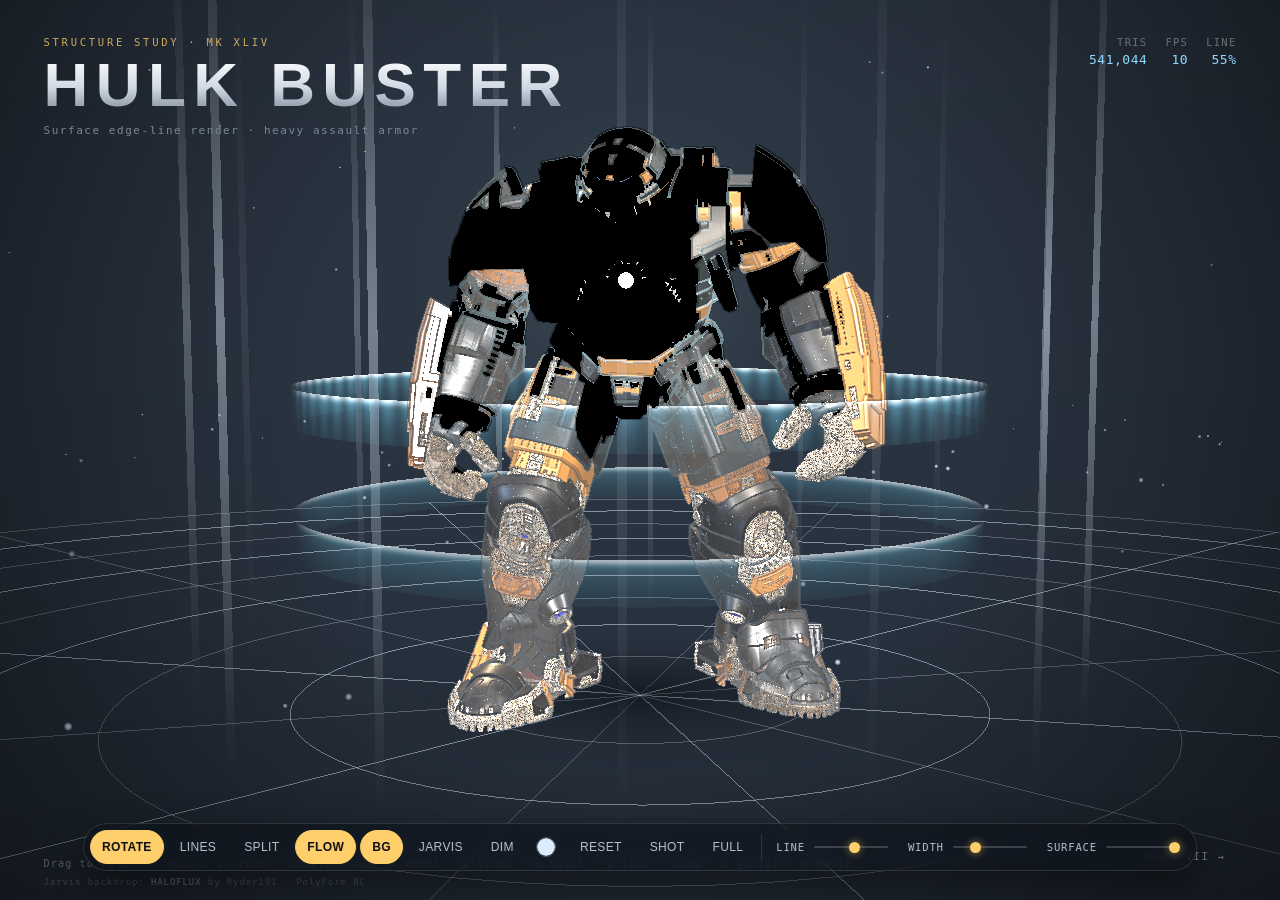
<file: hulkbuster.html>
<!DOCTYPE html>
<!--
  「贾维斯」背景层嵌入 HALOFLUX 壁纸版（haloflux/wallpaper/）。
  HALOFLUX - Copyright (c) 2026 Ryder191 (RYDER CODE / Ms MAIKEBAIs CAT)
  https://github.com/Ryder191/haloflux · PolyForm Noncommercial 1.0.0（仅限非商业用途）
  二创须保留本声明并注明出处 "HALOFLUX by Ryder191"。

  MARK XLIV HULK BUSTER 展示页：与 mk7.html 共用 js/showcase7 渲染管线，
  差异全部通过 data-* 传参（模型 / 取景倍率 / 反应堆锚点），不改 JS 逻辑。
-->
<html lang="en">
<head>
<meta charset="UTF-8">
<meta name="viewport" content="width=device-width, initial-scale=1, viewport-fit=cover">
<meta name="theme-color" content="#0b0f14">
<title>MARK XLIV · EDGE LINE RENDER</title>
<link rel="stylesheet" href="./css/mk7.css">
<script type="importmap">
{
  "imports": {
    "three": "./lib/three/three.module.js",
    "three/addons/": "./lib/three/addons/"
  }
}
</script>
</head>
<body>
<!-- 贾维斯背景（HALOFLUX 壁纸版，同源 iframe；src 由 main.js 首次启用时注入以按需加载） -->
<iframe id="jarvis" data-src="haloflux/wallpaper/index.html?preset=a" title="Jarvis backdrop · HALOFLUX by Ryder191" scrolling="no" tabindex="-1" aria-hidden="true"></iframe>
<div id="jarvisveil"></div>
<canvas id="stage"></canvas>
<div class="vignette"></div>

<header class="masthead">
  <p class="eyebrow">STRUCTURE STUDY · MK XLIV</p>
  <h1>HULK <span>BUSTER</span></h1>
  <p class="sub">Surface edge-line render · heavy assault armor</p>
</header>

<aside class="stats">
  <div class="stat"><span class="k">TRIS</span><span class="v" id="st-tris">—</span></div>
  <div class="stat"><span class="k">FPS</span><span class="v" id="st-fps">—</span></div>
  <div class="stat"><span class="k">LINE</span><span class="v" id="st-line">55%</span></div>
</aside>

<nav class="toolbar" aria-label="Render controls">
  <div class="tb-row">
    <button id="btn-rotate" class="on" title="Auto-rotate (Space)">ROTATE</button>
    <button id="btn-lineonly" title="Lines only, hide armor surface (O)">LINES</button>
    <button id="btn-split" title="Detach / assemble armor (E)">SPLIT</button>
    <button id="btn-flow" class="on" title="Line flow pulse (G)">FLOW</button>
    <button id="btn-bg" class="on" title="3D spatial backdrop (B)">BG</button>
    <button id="btn-jarvis" title="Jarvis backdrop · HALOFLUX (J)">JARVIS</button>
    <button id="btn-invert" title="Dim / bright lines (L)">DIM</button>
    <label class="picker" title="Line color">
      <input id="in-color" type="color" value="#dbedff">
    </label>
    <button id="btn-reset" title="Reset view (R)">RESET</button>
    <button id="btn-shot" title="Save frame (S)">SHOT</button>
    <button id="btn-full" title="Fullscreen (F)">FULL</button>
  </div>
  <div class="tb-sliders">
    <label class="slider" title="Line strength">
      <span>LINE</span>
      <input id="rg-strength" type="range" min="0" max="1" step="0.01" value="0.55">
    </label>
    <label class="slider" title="Line width (px)">
      <span>WIDTH</span>
      <input id="rg-width" type="range" min="0.4" max="2.2" step="0.05" value="0.9">
    </label>
    <label class="slider" title="Surface color &amp; brightness (0 = lines only)">
      <span>SURFACE</span>
      <input id="rg-surface" type="range" min="0" max="1" step="0.01" value="1">
    </label>
  </div>
</nav>

<p class="hint">Drag to rotate · scroll to zoom · double-click to reset · O lines · E split · G flow · B bg · J jarvis · M music</p>
<p class="credit">Jarvis backdrop: <a href="https://github.com/Ryder191/haloflux" target="_blank" rel="noopener">HALOFLUX</a> by Ryder191 · PolyForm NC</p>
<a class="back" href="./mk7.html">MARK VII →</a>

<div class="loader" id="loader">
  <div class="ring"><svg viewBox="0 0 80 80"><circle cx="40" cy="40" r="34"></circle><circle id="prog" cx="40" cy="40" r="34"></circle></svg></div>
  <p class="pct" id="pct">0%</p>
  <p class="ld-text" id="ld-text">Loading armor model…</p>
</div>

<div class="error hidden" id="error">
  <p class="err-title">LOAD FAILED</p>
  <p class="err-msg" id="err-msg"></p>
  <button id="btn-retry">RETRY</button>
</div>

<!-- 模型：assets/models/optimized/hulk-buster_texture2048_webp.glb（draco + 2048 webp，宽体黑金涂装）
     反浩克体型比 MK VII 宽厚 → fit 放大取景距离；舱口在模型中线上偏左 → corex/corey 覆盖；
     黑甲 + 158 网格 / 54 万面：金属度调低（纯黑贴图配 metalness≈1 时高光也是黑的 → 死黑一片）、
     环境反射加强、反照率少降采样、线条更细更淡，否则边缘检测会糊成满屏白噪 -->
<script type="module" src="./js/showcase7/main.js"
        data-model="assets/models/optimized/hulk-buster_texture2048_webp.glb"
        data-fit="1.4"
        data-corex="-0.0155"
        data-corey="0.742"
        data-corer="0.055"
        data-metal="0.25"
        data-env="1.6"
        data-lod="2"
        data-nmline="0.2"
        data-str="0.55"
        data-wid="0.9"></script>
</body>
</html>
</file>
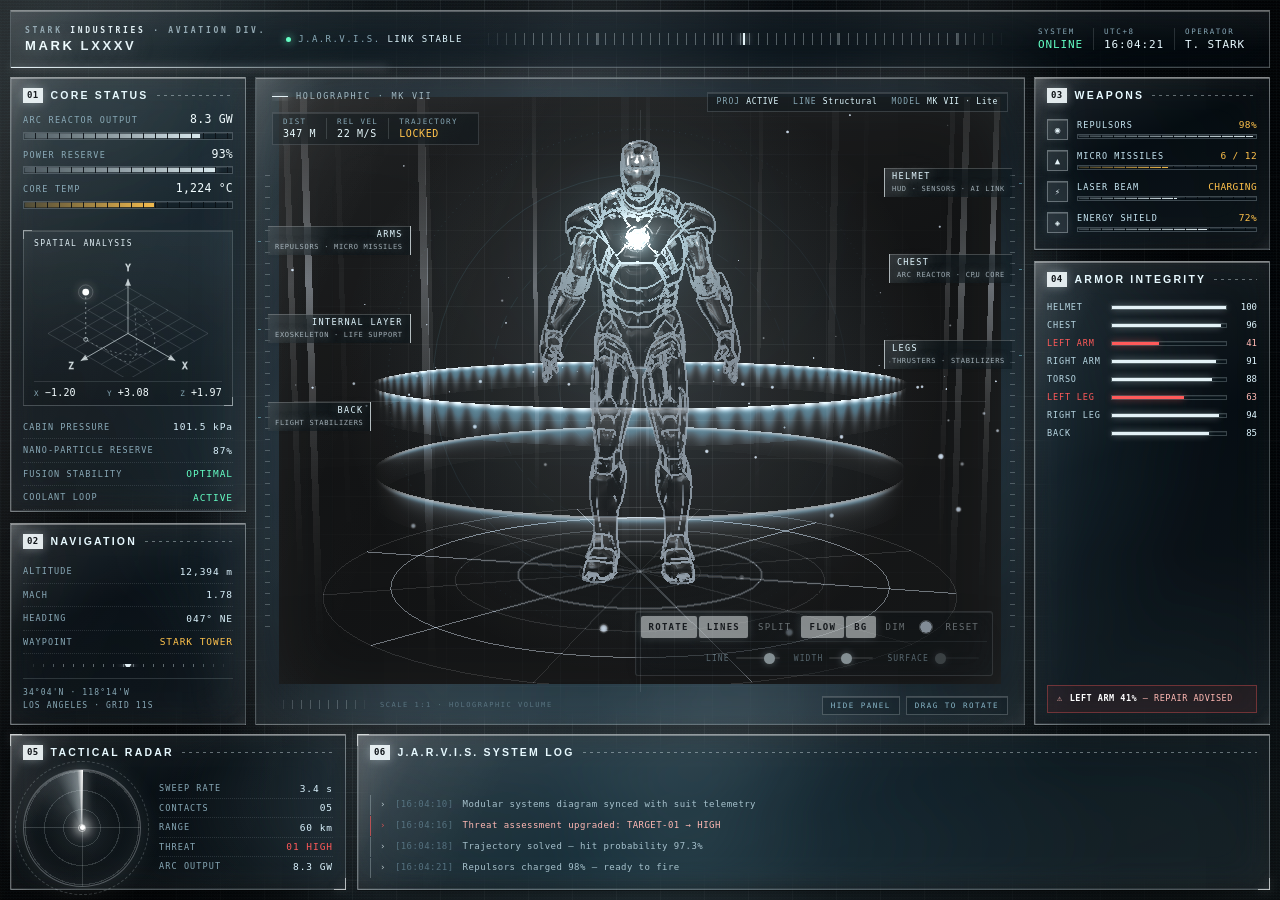
<file: ironman-hud.html>
<!DOCTYPE html>
<html lang="en">
<head>
<meta charset="utf-8">
<meta name="viewport" content="width=device-width, initial-scale=1">
<title>MARK LXXXV · HOLOGRAPHIC DIAGNOSTIC</title>
<style>
  :root {
    --cyan: #E4F2F7;
    --cyan-2: #F4FBFD;
    --cyan-dim: #92A8B2;
    --gold: #FFC24B;
    --red: #FF5A5A;
    --green: #62FFC4;
    --bg: #04070A;
    --line: rgba(228, 243, 248, .15);
    --line-2: rgba(228, 243, 248, .38);
    --txt: #DDF3FB;
    --dim: #86A7B5;
    --mono: "SFMono-Regular", "SF Mono", "Consolas", "Roboto Mono", "DejaVu Sans Mono", ui-monospace, monospace;
    --sans: "Inter", -apple-system, BlinkMacSystemFont, "Segoe UI", Roboto, Arial, sans-serif;
  }

  * { box-sizing: border-box; }
  html, body { height: 100%; margin: 0; }
  body {
    background: #04070a;
    color: var(--txt);
    font-family: var(--mono);
    overflow: hidden;
    -webkit-font-smoothing: antialiased;
  }

  /* ================= BACKGROUND FX ================= */
  .bg-glow {
    position: fixed; inset: 0; z-index: 0; pointer-events: none;
    background:
      radial-gradient(920px 640px at 50% 46%, rgba(142, 174, 188, .46), transparent 64%),
      radial-gradient(720px 540px at 50% 104%, rgba(96, 130, 143, .50), transparent 68%),
      radial-gradient(640px 480px at 4% 2%, rgba(100, 134, 146, .40), transparent 70%),
      radial-gradient(640px 480px at 98% 98%, rgba(100, 134, 146, .34), transparent 70%),
      #04080c;
  }
  .fx-grid {
    position: fixed; inset: 0; z-index: 1; pointer-events: none;
    background-image:
      linear-gradient(rgba(226, 242, 247, .115) 1px, transparent 1px),
      linear-gradient(90deg, rgba(226, 242, 247, .115) 1px, transparent 1px);
    background-size: 44px 44px;
    -webkit-mask-image: radial-gradient(circle at 50% 46%, #000 26%, rgba(0, 0, 0, .5) 74%, rgba(0, 0, 0, .18) 100%);
    mask-image: radial-gradient(circle at 50% 46%, #000 26%, rgba(0, 0, 0, .5) 74%, rgba(0, 0, 0, .18) 100%);
  }
  /* soft light shafts that the glass refracts */
  .fx-beams { position: fixed; inset: -20%; z-index: 1; pointer-events: none; overflow: hidden; }
  .fx-beams i {
    position: absolute; top: -20vh; width: 44vw; height: 140vh;
    background: linear-gradient(90deg, transparent, rgba(226, 242, 247, .17), transparent);
    filter: blur(30px); transform: rotate(18deg);
    animation: beamDrift 26s ease-in-out infinite alternate;
  }
  .fx-beams i:nth-child(1) { left: -8vw; }
  .fx-beams i:nth-child(2) { left: 44vw; width: 32vw; opacity: .72; animation-duration: 34s; animation-delay: -9s; }
  .fx-beams i:nth-child(3) { left: 76vw; width: 24vw; opacity: .55; animation-duration: 42s; animation-delay: -18s; }
  @keyframes beamDrift {
    from { transform: rotate(18deg) translateX(-5vw); }
    to   { transform: rotate(18deg) translateX(7vw); }
  }
  .fx-sweep {
    position: fixed; left: 0; right: 0; height: 190px; top: -190px; z-index: 1; pointer-events: none;
    background: linear-gradient(180deg, transparent, rgba(228, 243, 248, .04) 50%, rgba(228, 243, 248, .10) 78%, transparent);
    animation: sweepDown 11s linear infinite;
  }
  .fx-vignette {
    position: fixed; inset: 0; z-index: 2; pointer-events: none;
    background: radial-gradient(circle at 50% 46%, transparent 42%, rgba(0, 0, 0, .68) 100%);
  }
  .fx-scan {
    position: fixed; inset: 0; z-index: 3; pointer-events: none; opacity: .42;
    background: repeating-linear-gradient(180deg,
      rgba(140, 230, 255, .055) 0 1px, transparent 1px 3px);
    animation: scanRoll 8s linear infinite;
  }
  .fx-noise {
    position: fixed; inset: 0; z-index: 3; pointer-events: none; opacity: .35;
    background-image: radial-gradient(rgba(255,255,255,.055) .5px, transparent .6px);
    background-size: 3px 3px;
  }
  /* the sheet of glass the whole HUD is printed on */
  .screen-glare {
    position: fixed; inset: 0; z-index: 9; pointer-events: none;
    background: linear-gradient(112deg,
      rgba(255, 255, 255, .06) 0%, rgba(255, 255, 255, .015) 20%, rgba(255, 255, 255, 0) 38%);
    mix-blend-mode: screen;
  }
  @keyframes sweepDown { to { transform: translateY(calc(100vh + 190px)); } }
  @keyframes scanRoll { to { background-position: 0 6px; } }
  @keyframes spin { to { transform: rotate(360deg); } }
  @keyframes pulseCore { 0%,100% { opacity: .78; } 50% { opacity: 1; } }
  @keyframes blink { 0%,100% { opacity: 1; } 50% { opacity: .25; } }
  @keyframes logIn { from { opacity: 0; transform: translateX(-8px); } to { opacity: 1; transform: none; } }
  @keyframes tapeRun { from { transform: translateX(0); } to { transform: translateX(120px); } }

  /* ================= LAYOUT ================= */
  .hud-root {
    position: relative; z-index: 4;
    display: grid; height: 100vh;
    grid-template-columns: 266px minmax(0, 1fr) 266px;
    grid-template-rows: 62px minmax(0, 1fr) 170px;
    grid-template-areas:
      "top top top"
      "left center right"
      "bottom bottom bottom";
    gap: 11px; padding: 13px;
  }

  /* ================= SHARED GLASS PANEL ================= */
  .panel {
    position: relative;
    display: flex; flex-direction: column; min-height: 0;
    background-color: rgba(5, 15, 21, .17);
    background-image:
      /* specular streak across the top-left corner */
      linear-gradient(118deg, rgba(255, 255, 255, .20) 0%, rgba(255, 255, 255, .055) 7%, rgba(255, 255, 255, 0) 17%),
      /* body tint so the glass reads as a solid pane */
      linear-gradient(158deg, rgba(236, 247, 251, .10) 0%, rgba(200, 216, 224, .02) 40%, rgba(236, 247, 251, .05) 100%);
    -webkit-backdrop-filter: blur(13px) saturate(175%) brightness(1.07);
    backdrop-filter: blur(13px) saturate(175%) brightness(1.07);
    border: 1px solid rgba(230, 243, 248, .28);
    border-top-color: rgba(253, 255, 255, .5);
    border-left-color: rgba(244, 250, 253, .38);
    box-shadow:
      inset 0 1px 0 rgba(255, 255, 255, .34),
      inset 1px 0 0 rgba(255, 255, 255, .12),
      inset 0 -1px 0 rgba(228, 243, 248, .10),
      inset 0 0 46px rgba(228, 243, 248, .05),
      inset 0 -14px 26px -18px rgba(0, 0, 0, .5),
      0 1px 0 rgba(0, 0, 0, .35),
      0 26px 56px -34px #000;
    padding: 12px 14px 13px;
  }
  .panel::before, .panel::after {
    content: ""; position: absolute; width: 11px; height: 11px;
    border: 1px solid rgba(250, 253, 254, .62); pointer-events: none; z-index: 2;
    filter: drop-shadow(0 0 4px rgba(226, 242, 247, .5));
  }
  .panel::before { left: -1px; top: -1px; border-right: 0; border-bottom: 0; }
  .panel::after  { right: -1px; bottom: -1px; border-left: 0; border-top: 0; }

  .p-head { display: flex; align-items: center; gap: 8px; margin-bottom: 11px; flex: none; }
  .p-head .idx {
    font: 700 9px/1 var(--mono); color: #0b1014; background: rgba(244, 251, 253, .92);
    padding: 3px 4px; letter-spacing: .04em; box-shadow: 0 0 10px rgba(228, 243, 248, .35);
  }
  .p-head .ttl {
    font: 600 10.5px/1 var(--sans); letter-spacing: .21em; color: #E7F9FF; white-space: nowrap;
  }
  .p-head .rule {
    flex: 1; height: 1px; min-width: 8px;
    background: repeating-linear-gradient(90deg, rgba(228, 243, 248, .4) 0 3px, transparent 3px 7px);
  }
  .p-head .tag { font: 8.5px/1 var(--mono); letter-spacing: .16em; color: var(--dim); white-space: nowrap; }

  .panel.grow { flex: 1 1 auto; }
  .col-left, .col-right { grid-area: auto; display: flex; flex-direction: column; gap: 11px; min-height: 0; }
  .col-left { grid-area: left; }
  .col-right { grid-area: right; }

  /* ================= TOP BAR ================= */
  .topbar {
    grid-area: top; position: relative;
    display: flex; align-items: center; gap: 20px;
    padding: 0 14px;
    border: 1px solid rgba(230, 243, 248, .24);
    border-top-color: rgba(250, 253, 254, .42);
    background-color: rgba(6, 17, 24, .26);
    background-image:
      linear-gradient(118deg, rgba(255, 255, 255, .13) 0%, rgba(255, 255, 255, .03) 8%, transparent 18%),
      linear-gradient(180deg, rgba(236, 247, 251, .06), transparent 70%);
    -webkit-backdrop-filter: blur(20px) saturate(160%) brightness(1.04);
    backdrop-filter: blur(20px) saturate(160%) brightness(1.04);
    box-shadow:
      inset 0 1px 0 rgba(255, 255, 255, .28),
      inset 0 -1px 0 rgba(228, 243, 248, .08),
      0 18px 44px -34px #000;
  }
  .topbar::after {
    content: ""; position: absolute; left: 0; bottom: -1px; width: 30%; height: 1px;
    background: linear-gradient(90deg, var(--cyan), transparent);
    box-shadow: 0 0 9px rgba(228, 243, 248, .8);
  }
  .tb-brand { display: flex; flex-direction: column; gap: 4px; flex: none; }
  .tb-logo {
    font: 700 8px/1 var(--mono); letter-spacing: .34em; color: var(--cyan-dim);
  }
  .tb-logo b { color: var(--cyan); font-weight: 700; }
  .tb-title {
    font: 700 15px/1 var(--sans); letter-spacing: .26em; color: #EFFCFF;
    text-shadow: 0 0 20px rgba(228, 243, 248, .5);
  }
  .tb-title em { font-style: normal; color: var(--cyan); }

  .tb-mid { flex: 1; display: flex; align-items: center; gap: 16px; min-width: 0; }
  .link {
    display: flex; align-items: center; gap: 7px; flex: none;
    font: 9px/1 var(--mono); letter-spacing: .16em; color: var(--dim); white-space: nowrap;
  }
  .link i {
    width: 5px; height: 5px; background: var(--green); border-radius: 50%;
    box-shadow: 0 0 8px var(--green); animation: blink 2.2s ease-in-out infinite;
  }
  .link b { color: #DFF7FF; font-weight: 500; }
  .tape {
    position: relative; flex: 1; height: 12px; min-width: 40px; overflow: hidden;
    background: repeating-linear-gradient(90deg, rgba(228, 243, 248, .32) 0 1px, transparent 1px 9px);
    -webkit-mask-image: linear-gradient(90deg, transparent, #000 10%, #000 90%, transparent);
    mask-image: linear-gradient(90deg, transparent, #000 10%, #000 90%, transparent);
  }
  .tape::before {
    content: ""; position: absolute; top: 0; bottom: 0; width: 2px; left: 50%;
    background: var(--cyan); box-shadow: 0 0 8px var(--cyan);
  }
  .tape::after {
    content: ""; position: absolute; inset: 0;
    background: repeating-linear-gradient(90deg, transparent 0 118px, rgba(228, 243, 248, .55) 118px 120px);
    animation: tapeRun 5.5s linear infinite; opacity: .5;
  }
  .tb-right { display: flex; flex: none; }
  .cell {
    display: flex; flex-direction: column; gap: 4px; padding: 0 13px;
    border-left: 1px solid var(--line); white-space: nowrap;
  }
  .cell:first-child { border-left: 0; }
  .cell span { font: 7.5px/1 var(--mono); letter-spacing: .22em; color: var(--dim); }
  .cell b { font: 500 11px/1 var(--mono); letter-spacing: .08em; color: #E8FAFF; font-variant-numeric: tabular-nums; }
  .cell b.acc { color: var(--green); }

  /* ================= READOUTS ================= */
  .read { margin-bottom: 11px; flex: none; }
  .read:last-child { margin-bottom: 0; }
  .read-top { display: flex; align-items: baseline; justify-content: space-between; gap: 8px; margin-bottom: 6px; }
  .read .k { font: 8.5px/1 var(--mono); letter-spacing: .15em; color: var(--dim); white-space: nowrap; overflow: hidden; }
  .read .v {
    font: 500 11.5px/1 var(--mono); color: #F2FDFF; letter-spacing: .02em;
    font-variant-numeric: tabular-nums; white-space: nowrap;
  }
  .bar {
    position: relative; height: 8px; background: rgba(7, 21, 29, .46);
    border: 1px solid rgba(230, 243, 248, .24); overflow: hidden;
    box-shadow: inset 0 1px 0 rgba(255, 255, 255, .10), inset 0 -1px 0 rgba(0, 0, 0, .25);
  }
  .bar-fill {
    position: absolute; left: 1px; top: 1px; bottom: 1px; width: 0;
    background: linear-gradient(90deg, rgba(228, 243, 248, .22), rgba(228, 243, 248, .95));
    box-shadow: 0 0 9px rgba(228, 243, 248, .55);
    transition: width .7s ease;
  }
  .bar-fill.gold {
    background: linear-gradient(90deg, rgba(255, 194, 75, .22), rgba(255, 194, 75, .95));
    box-shadow: 0 0 9px rgba(255, 194, 75, .5);
  }
  .bar::after {
    content: ""; position: absolute; inset: 0; pointer-events: none;
    background: repeating-linear-gradient(90deg, transparent 0 11px, rgba(4, 10, 15, .92) 11px 12px);
  }

  /* key/value list */
  .kv {
    display: flex; align-items: center; justify-content: space-between; gap: 10px;
    padding: 6.5px 0; border-bottom: 1px dotted rgba(228, 243, 248, .12);
    font: 8.5px/1 var(--mono); letter-spacing: .13em; color: var(--dim);
  }
  .kv:last-child { border-bottom: 0; }
  .kv b { font: 500 9.5px/1 var(--mono); letter-spacing: .1em; color: #DCF4FF; white-space: nowrap; }
  .kv b.ok { color: var(--green); }
  .kv b.warn { color: var(--gold); }
  .kv b.bad { color: var(--red); }

  .micro-copy {
    margin-top: 9px; padding-top: 8px; border-top: 1px solid var(--line);
    font: 8px/1.6 var(--mono); letter-spacing: .14em; color: rgba(145, 180, 194, .92);
  }

  /* compass tape */
  .compass {
    position: relative; height: 17px; margin: 10px 0 2px; overflow: hidden;
    background: repeating-linear-gradient(90deg, rgba(228, 243, 248, .38) 0 1px, transparent 1px 10px);
    -webkit-mask-image: linear-gradient(90deg, transparent, #000 18%, #000 82%, transparent);
    mask-image: linear-gradient(90deg, transparent, #000 18%, #000 82%, transparent);
  }
  .compass::after {
    content: ""; position: absolute; left: 50%; top: -1px; width: 0; height: 0;
    border-left: 4px solid transparent; border-right: 4px solid transparent;
    border-top: 7px solid var(--cyan); transform: translateX(-50%);
    filter: drop-shadow(0 0 5px rgba(228, 243, 248, .9));
  }

  /* ================= WEAPONS ================= */
  .wpn { display: flex; align-items: center; gap: 9px; padding: 5px 0; }
  .wico {
    flex: none; width: 21px; height: 21px; display: grid; place-items: center;
    border: 1px solid rgba(236, 247, 251, .32); color: var(--cyan);
    font-size: 9px; background: rgba(226, 242, 247, .10);
    box-shadow: inset 0 1px 0 rgba(255, 255, 255, .18), 0 0 10px rgba(228, 243, 248, .10);
  }
  .wbody { flex: 1; min-width: 0; }
  .wline { display: flex; align-items: baseline; justify-content: space-between; gap: 6px; margin-bottom: 5px; }
  .wname { font: 8.5px/1 var(--mono); letter-spacing: .13em; color: #C7E6F2; white-space: nowrap; overflow: hidden; }
  .wline em {
    font: 500 9.5px/1 var(--mono); font-style: normal; color: var(--gold);
    letter-spacing: .04em; font-variant-numeric: tabular-nums; white-space: nowrap;
  }
  .bar.sm { height: 5px; }

  /* ================= ARMOR ================= */
  .zrow { display: flex; align-items: center; gap: 8px; padding: 4.5px 0; }
  .zone { font: 8.5px/1 var(--mono); letter-spacing: .1em; color: #B9D8E4; width: 62px; flex: none; white-space: nowrap; }
  .zone.dmg { color: var(--red); }
  .zbar { flex: 1; height: 5px; background: rgba(7, 21, 29, .48); border: 1px solid rgba(230, 243, 248, .22); box-shadow: inset 0 1px 0 rgba(255, 255, 255, .08); }
  .zbar i { display: block; height: 100%; background: var(--cyan); box-shadow: 0 0 7px rgba(228, 243, 248, .45); }
  .zbar i.bad { background: var(--red); box-shadow: 0 0 7px rgba(255, 90, 90, .55); }
  .zpct {
    width: 22px; text-align: right; flex: none;
    font: 500 9px/1 var(--mono); color: #DFF6FF; font-variant-numeric: tabular-nums;
  }
  .alert-line {
    margin-top: auto; padding: 7px 9px; display: flex; align-items: center; gap: 7px; flex: none;
    border: 1px solid rgba(255, 90, 90, .35); background: rgba(255, 60, 60, .07);
    font: 8.5px/1.4 var(--mono); letter-spacing: .06em; color: #FFB9B4;
    white-space: nowrap; overflow: hidden;
    animation: blink 3.4s ease-in-out infinite;
  }
  .alert-line b { color: #fff; font-weight: 600; }
  .alert-line i { font-style: normal; }
  @media (max-width: 1100px) {
    .alert-line .a-more { display: none; }
  }

  /* ================= CENTER HOLOGRAM ================= */
  .center { grid-area: center; min-width: 0; min-height: 0; display: flex; }
  .center-main {
    flex: 1; position: relative; padding: 0; overflow: hidden;
    border-color: rgba(236, 247, 251, .28);
    background-color: rgba(5, 15, 21, .13);
    background-image:
      linear-gradient(118deg, rgba(255, 255, 255, .16) 0%, rgba(255, 255, 255, .03) 7%, transparent 16%),
      radial-gradient(circle at 50% 46%, rgba(168, 196, 208, .20), transparent 58%),
      linear-gradient(158deg, rgba(236, 247, 251, .06), rgba(200, 216, 224, .012) 45%, rgba(236, 247, 251, .035));
    -webkit-backdrop-filter: blur(8px) saturate(155%) brightness(1.06);
    backdrop-filter: blur(8px) saturate(155%) brightness(1.06);
    box-shadow:
      inset 0 1px 0 rgba(255, 255, 255, .30),
      inset 0 0 0 1px rgba(228, 243, 248, .04),
      inset 0 0 90px rgba(228, 243, 248, .10),
      0 0 72px rgba(228, 243, 248, .10),
      0 26px 56px -34px #000;
  }
  .center-main::before, .center-main::after { width: 20px; height: 20px; border-color: var(--cyan); opacity: .55; }

  .cm-grid {
    position: absolute; inset: 0; z-index: 0; pointer-events: none;
    background-image:
      linear-gradient(rgba(228, 243, 248, .055) 1px, transparent 1px),
      linear-gradient(90deg, rgba(228, 243, 248, .055) 1px, transparent 1px);
    background-size: 38px 38px;
    -webkit-mask-image: radial-gradient(circle at 50% 50%, #000 30%, transparent 78%);
    mask-image: radial-gradient(circle at 50% 50%, #000 30%, transparent 78%);
  }

  /* 虚线装饰大圆：按高度内接于装甲显示区（iframe 底部预留 40px），
     圆心跟随 iframe 垂直中心（50% - 20px），避免外圈被面板边缘裁出半段弧 */
  #ring-bg {
    position: absolute; left: 50%; top: calc(50% - 20px); transform: translate(-50%, -50%);
    height: min(80%, 620px); width: auto; aspect-ratio: 1;
    z-index: 1; opacity: .55; pointer-events: none;
  }
  /* MK7 装甲层：透明 iframe 引用 mk7.html?embed=1（结构线稿渲染），就绪后淡入。
     底部只留 40px 给底栏（HIDE PANEL / DRAG TO ROTATE / 刻度尺），其余全部给装甲 */
  #armor-frame {
    position: absolute; left: 3%; top: 3%; bottom: 40px;
    width: 94%; height: calc(97% - 40px);
    border: 0; background: transparent; z-index: 3; display: block;
    opacity: 0; transition: opacity .8s ease .1s;
    /* 嵌入页用 solid=1 不透明输出（3D 背景的加色元素才有 alpha）：
       screen 混合把深色底筛成透明，光柱 / 地面网格 / 线稿叠加到 HUD 玻璃上 */
    mix-blend-mode: screen;
  }
  #armor-frame.on { opacity: 1; }

  .reticle { position: absolute; inset: 0; z-index: 4; pointer-events: none; }
  .reticle .rh { position: absolute; left: 5%; right: 5%; top: 50%; border-top: 1px solid rgba(228, 243, 248, .1); }
  .reticle .rv { position: absolute; top: 5%; bottom: 5%; left: 50%; border-left: 1px solid rgba(228, 243, 248, .1); }

  .edge-ruler {
    position: absolute; top: 15%; bottom: 15%; width: 5px; z-index: 5; pointer-events: none; opacity: .55;
    background: repeating-linear-gradient(180deg, rgba(228, 243, 248, .45) 0 1px, transparent 1px 11px);
  }
  .edge-ruler.l { left: 9px; }
  .edge-ruler.r { right: 9px; }

  .cm-scale {
    position: absolute; left: 18px; bottom: 15px;
    width: 96px; height: 9px; z-index: 5; pointer-events: none; opacity: .5;
    background: repeating-linear-gradient(90deg, rgba(228, 243, 248, .45) 0 1px, transparent 1px 9px);
    -webkit-mask-image: linear-gradient(90deg, transparent, #000 22%, #000 78%, transparent);
    mask-image: linear-gradient(90deg, transparent, #000 22%, #000 78%, transparent);
  }
  .cm-scale-label {
    position: absolute; left: 124px; bottom: 15px;
    font: 7px/1 var(--mono); letter-spacing: .22em; color: rgba(100, 129, 143, .8);
    z-index: 5; pointer-events: none; white-space: nowrap;
  }

  .target-label {
    position: absolute; left: 16px; top: 14px; z-index: 6;
    display: flex; align-items: center; gap: 8px;
    font: 8.5px/1 var(--mono); letter-spacing: .2em; color: rgba(207, 234, 245, .72);
    text-transform: uppercase; white-space: nowrap; max-width: calc(100% - 260px); overflow: hidden;
  }
  .target-label::before {
    content: ""; width: 16px; height: 1px; background: var(--cyan); box-shadow: 0 0 6px var(--cyan);
  }
  .cm-status {
    position: absolute; right: 16px; top: 14px; z-index: 6;
    display: flex; gap: 14px; font: 8px/1 var(--mono); letter-spacing: .14em;
    padding: 5px 9px;
    background: rgba(6, 19, 26, .28);
    -webkit-backdrop-filter: blur(12px); backdrop-filter: blur(12px);
    border: 1px solid rgba(236, 247, 251, .16);
    box-shadow: inset 0 1px 0 rgba(255, 255, 255, .14);
  }
  .cm-status span { color: var(--dim); display: flex; gap: 6px; align-items: center; }
  .cm-status b { color: #DFF8FF; font-weight: 500; letter-spacing: .08em; }
  .cm-status b.acc { color: var(--gold); }

  .telemetry {
    position: absolute; left: 16px; top: 34px; z-index: 6;
    display: flex; pointer-events: none;
    padding: 5px 10px;
    background: rgba(6, 19, 26, .28);
    -webkit-backdrop-filter: blur(12px); backdrop-filter: blur(12px);
    border: 1px solid rgba(236, 247, 251, .14);
    box-shadow: inset 0 1px 0 rgba(255, 255, 255, .12);
  }
  .telemetry > div {
    display: flex; flex-direction: column; gap: 3px; padding: 0 10px;
    border-left: 1px solid rgba(228, 243, 248, .16);
  }
  .telemetry > div:first-child { border-left: 0; padding-left: 0; }
  .telemetry > div:last-child { padding-right: 0; }
  .telemetry div { font: 7.5px/1 var(--mono); letter-spacing: .18em; color: var(--dim); text-transform: uppercase; }
  .telemetry b { font: 500 10px/1 var(--mono); letter-spacing: .06em; color: #E9FBFF; }
  .telemetry b.warn { color: var(--gold); }

  /* 底栏：一行小东西（提示 + 面板开关），高度压到 40px 条带内，尽量少占装甲空间 */
  .cm-foot {
    position: absolute; right: 16px; bottom: 9px; z-index: 7;
    display: flex; align-items: center; gap: 6px;
  }
  .cm-foot > * { position: static; right: auto; bottom: auto; }

  .drag-hint {
    font: 7.5px/1 var(--mono); letter-spacing: .2em; color: rgba(150, 200, 218, .9);
    border: 1px solid rgba(236, 247, 251, .22); padding: 5px 8px; text-transform: uppercase;
    background: rgba(6, 19, 26, .30);
    -webkit-backdrop-filter: blur(12px); backdrop-filter: blur(12px);
    box-shadow: inset 0 1px 0 rgba(255, 255, 255, .16);
  }

  /* 面板显隐开关：与 DRAG 提示同排，样式一致 */
  .panel-toggle {
    appearance: none; cursor: pointer;
    font: 7.5px/1 var(--mono); letter-spacing: .2em; color: rgba(150, 200, 218, .9);
    text-transform: uppercase;
    border: 1px solid rgba(236, 247, 251, .22); padding: 5px 8px;
    background: rgba(6, 19, 26, .30);
    -webkit-backdrop-filter: blur(12px); backdrop-filter: blur(12px);
    box-shadow: inset 0 1px 0 rgba(255, 255, 255, .16);
    transition: color .2s, border-color .2s, background .2s;
  }
  .panel-toggle:hover { color: #E9FAFF; border-color: rgba(236, 247, 251, .5); background: rgba(20, 40, 52, .4); }
  .panel-toggle.dim { opacity: .55; }

  /* callout annotations */
  .callout-label {
    position: absolute; z-index: 7; pointer-events: none;
    padding: 3px 7px 4px;
    font: 500 8.5px/1.25 var(--mono); letter-spacing: .16em; color: #E2F7FF;
    background-color: rgba(6, 19, 26, .32);
    background-image: linear-gradient(118deg, rgba(255, 255, 255, .14), rgba(255, 255, 255, 0) 42%);
    -webkit-backdrop-filter: blur(14px) saturate(160%);
    backdrop-filter: blur(14px) saturate(160%);
    border-left: 1px solid rgba(240, 249, 252, .7);
    box-shadow: inset 0 1px 0 rgba(255, 255, 255, .20), 0 8px 20px -16px #000;
    text-shadow: 0 0 10px rgba(228, 243, 248, .5);
    white-space: nowrap;
  }
  .callout-label small {
    display: block; margin-top: 3px;
    font: 7px/1.2 var(--mono); letter-spacing: .1em; color: rgba(196, 212, 220, .78);
  }
  .callout-label.right { text-align: left; }
  .callout-label.left { text-align: right; border-left: 0; border-right: 1px solid rgba(240, 249, 252, .7); }
  /* 静态引线：MK7 在 iframe 内无法投影 3D 锚点，标注改用固定短引线 */
  .callout-label::after {
    content: ""; position: absolute; top: 50%; width: 46px;
    border-top: 1px dashed rgba(140, 230, 255, .45);
  }
  .callout-label.right::after { left: 100%; margin-left: 7px; }
  .callout-label.left::after  { right: 100%; margin-right: 7px; }

  #loading {
    position: absolute; left: 50%; top: 50%; transform: translate(-50%, -50%); z-index: 8;
    font: 9px/1 var(--mono); letter-spacing: .32em; color: rgba(240, 249, 252, .5);
  }

  /* ================= BOTTOM ================= */
  .bottom {
    grid-area: bottom; display: grid; grid-template-columns: 336px minmax(0, 1fr);
    gap: 11px; min-height: 0;
  }
  /* ================= TACTICAL RADAR ================= */
  .radar-box { gap: 6px; }
  .radar-row { display: flex; align-items: center; gap: 18px; flex: 1; min-height: 0; }

  .radar {
    position: relative; flex: none; width: 118px; height: 118px; border-radius: 50%;
    background: radial-gradient(circle at 50% 50%,
      rgba(228, 243, 248, .10), rgba(4, 10, 14, .48) 66%, rgba(3, 8, 12, .84));
    border: 1px solid rgba(236, 247, 251, .34);
    box-shadow:
      inset 0 0 26px rgba(228, 243, 248, .13),
      inset 0 1px 0 rgba(255, 255, 255, .22),
      0 0 28px rgba(228, 243, 248, .12);
  }
  /* range rings + crosshair */
  .radar .grid {
    position: absolute; inset: 0; border-radius: 50%; pointer-events: none; z-index: 1;
    background:
      repeating-radial-gradient(circle at 50% 50%, transparent 0 18px, rgba(236, 247, 251, .16) 18px 19px),
      linear-gradient(rgba(236, 247, 251, .18), rgba(236, 247, 251, .18)) center / 1px 100% no-repeat,
      linear-gradient(rgba(236, 247, 251, .18), rgba(236, 247, 251, .18)) center / 100% 1px no-repeat;
  }
  /* bearing ticks on the rim */
  .radar::before {
    content: ""; position: absolute; inset: -1px; border-radius: 50%; z-index: 4; pointer-events: none;
    background: repeating-conic-gradient(from 0deg,
      rgba(240, 249, 252, .7) 0 .55deg, transparent .55deg 6deg);
    -webkit-mask: radial-gradient(circle, transparent 0 90%, #000 90.4% 95%, transparent 95.6%);
    mask: radial-gradient(circle, transparent 0 90%, #000 90.4% 95%, transparent 95.6%);
  }
  /* slow outer orbit */
  .radar::after {
    content: ""; position: absolute; inset: -9px; border-radius: 50%; z-index: 0; pointer-events: none;
    border: 1px dashed rgba(228, 243, 248, .20);
    animation: spin 30s linear infinite;
  }
  /* rotating sweep with afterglow */
  .radar .sweep {
    position: absolute; inset: 0; border-radius: 50%; z-index: 2; pointer-events: none;
    background: conic-gradient(from 0deg,
      rgba(228, 243, 248, 0) 0deg, rgba(228, 243, 248, 0) 262deg,
      rgba(228, 243, 248, .03) 300deg, rgba(228, 243, 248, .11) 332deg,
      rgba(228, 243, 248, .40) 355deg, rgba(255, 255, 255, .92) 360deg);
    animation: spin 3.4s linear infinite;
    filter: drop-shadow(0 0 7px rgba(228, 243, 248, .3));
  }
  .radar .sweep::after {
    content: ""; position: absolute; left: 50%; top: 0; width: 1px; height: 50%;
    background: linear-gradient(180deg, #fff, rgba(255, 255, 255, .08));
    box-shadow: 0 0 10px rgba(255, 255, 255, .95);
  }
  /* contacts, lit as the beam passes */
  .radar .blip {
    position: absolute; width: 4px; height: 4px; margin: -2px 0 0 -2px; border-radius: 50%;
    background: #fff; box-shadow: 0 0 9px 2px rgba(255, 255, 255, .75);
    z-index: 3; opacity: 0; animation: blipFade 3.4s linear infinite;
  }
  .radar .blip.threat {
    width: 5px; height: 5px; margin: -2.5px 0 0 -2.5px;
    background: var(--red); box-shadow: 0 0 11px 3px rgba(255, 90, 90, .85);
  }
  .radar .core {
    position: absolute; left: 50%; top: 50%; width: 5px; height: 5px; margin: -2.5px 0 0 -2.5px;
    border-radius: 50%; background: #fff; z-index: 5;
    box-shadow: 0 0 12px 4px rgba(255, 255, 255, .85);
  }
  .radar .ping {
    position: absolute; left: 50%; top: 50%; width: 8px; height: 8px; margin: -4px 0 0 -4px;
    border-radius: 50%; border: 1px solid rgba(255, 255, 255, .55); z-index: 4;
    animation: radarPing 2.8s ease-out infinite;
  }
  .radar-stats { flex: 1; min-width: 0; display: flex; flex-direction: column; justify-content: center; }
  .radar-stats .kv { padding: 4.5px 0; }

  @keyframes blipFade {
    0%   { opacity: 0; transform: scale(.5); }
    3%   { opacity: 1; transform: scale(1); }
    16%  { opacity: .78; }
    52%  { opacity: 0; transform: scale(.92); }
    100% { opacity: 0; }
  }
  @keyframes radarPing {
    0%   { transform: scale(1); opacity: .85; }
    100% { transform: scale(13); opacity: 0; }
  }

  /* ================= SPATIAL ANALYSIS (3D frame) ================= */
  .spatial {
    position: relative; margin: 12px 0 10px; padding: 9px 10px 7px;
    flex: 1 1 auto; display: flex; flex-direction: column; min-height: 176px;
    border: 1px solid rgba(236, 247, 251, .17);
    background: linear-gradient(180deg, rgba(228, 243, 248, .06), rgba(4, 10, 14, .22));
    box-shadow: inset 0 1px 0 rgba(255, 255, 255, .13);
  }
  .spatial::before, .spatial::after {
    content: ""; position: absolute; width: 8px; height: 8px;
    border: 1px solid rgba(240, 249, 252, .48); pointer-events: none;
  }
  .spatial::before { left: -1px; top: -1px; border-right: 0; border-bottom: 0; }
  .spatial::after { right: -1px; bottom: -1px; border-left: 0; border-top: 0; }
  .sp-head { display: flex; align-items: baseline; justify-content: space-between; gap: 8px; margin-bottom: 1px; }
  .sp-head span { font: 8px/1 var(--mono); letter-spacing: .17em; color: rgba(232, 247, 253, .95); }
  .sp-head em { font: 7px/1 var(--mono); font-style: normal; letter-spacing: .12em; color: rgba(152, 192, 206, .85); white-space: nowrap; }
  .sp-head span { white-space: nowrap; }
  .sp-svg { display: block; flex: 1 1 0; min-height: 0; width: 100%; }
  #sp-point { filter: drop-shadow(0 0 6px rgba(255, 255, 255, .95)); }
  #sp-halo { opacity: .5; }
  .sp-read {
    display: flex; justify-content: space-between; gap: 6px;
    margin-top: 4px; padding-top: 6px; border-top: 1px solid rgba(236, 247, 251, .12);
  }
  .sp-read span { display: flex; align-items: baseline; gap: 5px; font: 7.5px/1 var(--mono); letter-spacing: .16em; color: var(--dim); }
  .sp-read b { font: 500 10px/1 var(--mono); color: #F4FDFF; font-variant-numeric: tabular-nums; letter-spacing: .02em; }
  .sp-kv { margin-top: auto; }

  .jarvis-log { min-width: 0; }
  .log-lines {
    display: flex; flex-direction: column; justify-content: flex-end; gap: 1px;
    flex: 1; min-height: 0; overflow: hidden;
  }
  .log-lines > div {
    display: flex; gap: 9px; align-items: baseline;
    padding: 3.5px 0 3.5px 9px; border-left: 1px solid rgba(228, 243, 248, .28);
    font: 9px/1.45 var(--mono); letter-spacing: .05em; color: rgba(196, 224, 236, .82);
    animation: logIn .45s ease both; flex: none;
  }
  .log-lines > div::before { content: "›"; color: var(--cyan); opacity: .75; }
  .log-lines > div .t { color: rgba(90, 120, 134, .9); flex: none; }
  .log-lines > div.gold { color: #FFE3AE; border-left-color: rgba(255, 194, 75, .65); }
  .log-lines > div.gold::before { color: var(--gold); }
  .log-lines > div.warn { color: #FFB9B4; border-left-color: rgba(255, 90, 90, .65); }
  .log-lines > div.warn::before { color: var(--red); }

  /* scrollbars: hide, keep scrollable */
  .col-left .panel, .col-right .panel { overflow: hidden auto; scrollbar-width: none; }
  .col-left .panel::-webkit-scrollbar, .col-right .panel::-webkit-scrollbar { display: none; }

  /* ================= RESPONSIVE ================= */
  @media (max-width: 1360px) {
    .hud-root { grid-template-columns: 236px minmax(0, 1fr) 236px; grid-template-rows: 58px minmax(0, 1fr) 156px; gap: 9px; padding: 10px; }
    .p-head .tag { display: none; }
    .sp-head em { display: none; }
    .tb-title { font-size: 13px; letter-spacing: .2em; }
    .cell { padding: 0 10px; }
    .panel { padding: 10px 12px 11px; }
    .read { margin-bottom: 9px; }
    .zone { width: 56px; }
    .telemetry > div:nth-child(n+4) { display: none; }
  }
  @media (max-width: 1100px) {
    .hud-root { grid-template-columns: 196px minmax(0, 1fr) 196px; }
    .callout-label { display: none; }
    .link { display: none; }
    .tape { display: none; }
    .cm-status { display: none; }
    .target-label { max-width: calc(100% - 40px); }
    .telemetry > div:nth-child(n+3) { display: none; }
    .drag-hint { display: none; }
    .panel-toggle { display: none; }
  }
  @media (max-height: 780px) {
    .hud-root { grid-template-rows: 54px minmax(0, 1fr) 136px; }
    .read { margin-bottom: 8px; }
    .kv { padding: 5px 0; }
    .radar { width: 96px; height: 96px; }
    .radar::after { inset: -6px; }
    .cm-scale, .cm-scale-label { display: none; }
  }
</style>
</head>
<body>

<div class="bg-glow"></div>
<div class="fx-grid"></div>
<div class="fx-beams"><i></i><i></i><i></i></div>
<div class="fx-sweep"></div>
<div class="fx-vignette"></div>
<div class="fx-scan"></div>
<div class="fx-noise"></div>
<div class="screen-glare"></div>

<div class="hud-root">

  <!-- ================= TOP ================= -->
  <header class="topbar">
    <div class="tb-brand">
      <div class="tb-logo">STARK <b>INDUSTRIES</b> · AVIATION DIV.</div>
      <div class="tb-title">MARK <em>LXXXV</em></div>
    </div>

    <div class="tb-mid">
      <div class="link"><i></i>J.A.R.V.I.S. <b>LINK STABLE</b></div>
      <div class="tape"></div>
    </div>

    <div class="tb-right">
      <div class="cell"><span>SYSTEM</span><b class="acc">ONLINE</b></div>
      <div class="cell"><span>UTC+8</span><b id="clock">--:--:--</b></div>
      <div class="cell"><span>OPERATOR</span><b>T. STARK</b></div>
    </div>
  </header>

  <!-- ================= LEFT ================= -->
  <aside class="col-left">

    <section class="panel grow">
      <div class="p-head"><span class="idx">01</span><span class="ttl">CORE STATUS</span><span class="rule"></span><span class="tag">REACTOR</span></div>

      <div class="read">
        <div class="read-top"><span class="k">ARC REACTOR OUTPUT</span><span class="v" id="v-output">8.4 GW</span></div>
        <div class="bar"><div class="bar-fill" style="width:84%"></div></div>
      </div>
      <div class="read">
        <div class="read-top"><span class="k">POWER RESERVE</span><span class="v" id="v-energy">92%</span></div>
        <div class="bar"><div class="bar-fill" style="width:92%"></div></div>
      </div>
      <div class="read">
        <div class="read-top"><span class="k">CORE TEMP</span><span class="v" id="v-temp">1,240 °C</span></div>
        <div class="bar"><div class="bar-fill gold" style="width:62%"></div></div>
      </div>

      <div class="spatial">
        <div class="sp-head"><span>SPATIAL ANALYSIS</span><em>XYZ / LOCAL FRAME</em></div>
        <svg id="sp-svg" class="sp-svg" viewBox="0 0 280 200" preserveAspectRatio="xMidYMid meet">
          <g id="sp-grid" fill="none" stroke="rgba(236,247,251,.13)" stroke-width="1"></g>
          <g id="sp-axes" fill="none" stroke="rgba(236,247,251,.55)" stroke-width="1"></g>
          <polyline id="sp-trail" fill="none" stroke="rgba(228,243,248,.35)" stroke-width="1" stroke-dasharray="2 3"></polyline>
          <line id="sp-drop" stroke="rgba(240,249,252,.5)" stroke-width="1" stroke-dasharray="2 3"></line>
          <circle id="sp-shadow" r="2" fill="none" stroke="rgba(228,243,248,.6)" stroke-width="1"></circle>
          <circle id="sp-point" r="3.4" fill="#fff"></circle>
          <circle id="sp-halo" r="7" fill="none" stroke="rgba(255,255,255,.35)" stroke-width="1"></circle>
        </svg>
        <div class="sp-read">
          <span>X<b id="sp-x">+0.00</b></span>
          <span>Y<b id="sp-y">+0.00</b></span>
          <span>Z<b id="sp-z">+0.00</b></span>
        </div>
      </div>

      <div class="sp-kv">
        <div class="kv"><span>CABIN PRESSURE</span><b id="v-press">101.3 kPa</b></div>
        <div class="kv"><span>NANO-PARTICLE RESERVE</span><b>87%</b></div>
        <div class="kv"><span>FUSION STABILITY</span><b class="ok">OPTIMAL</b></div>
        <div class="kv"><span>COOLANT LOOP</span><b class="ok">ACTIVE</b></div>
        <div class="kv"><span>PILOT VITALS</span><b>88 BPM</b></div>
      </div>
    </section>

    <section class="panel">
      <div class="p-head"><span class="idx">02</span><span class="ttl">NAVIGATION</span><span class="rule"></span><span class="tag">FLIGHT</span></div>
      <div class="kv"><span>ALTITUDE</span><b id="v-alt">12,450 m</b></div>
      <div class="kv"><span>MACH</span><b id="v-mach">1.82</b></div>
      <div class="kv"><span>HEADING</span><b>047° NE</b></div>
      <div class="kv"><span>WAYPOINT</span><b class="warn">STARK TOWER</b></div>
      <div class="compass"></div>
      <div class="micro-copy">34°04'N · 118°14'W<br>LOS ANGELES · GRID 11S</div>
    </section>

  </aside>

  <!-- ================= CENTER ================= -->
  <main class="center">
    <section class="panel center-main">

      <div class="cm-grid"></div>

      <svg id="ring-bg" viewBox="0 0 620 620" aria-hidden="true">
        <defs>
          <linearGradient id="rg" x1="0" y1="0" x2="1" y2="1">
            <stop offset="0%" stop-color="rgba(120,235,255,.65)"/>
            <stop offset="100%" stop-color="rgba(120,160,255,.06)"/>
          </linearGradient>
        </defs>
        <g fill="none" stroke="url(#rg)" stroke-width="1">
          <circle cx="310" cy="310" r="302" stroke-dasharray="1 6" opacity=".55"/>
          <circle cx="310" cy="310" r="248" opacity=".4"/>
          <circle cx="310" cy="310" r="178" stroke-dasharray="16 10" opacity=".32"/>
          <circle cx="310" cy="310" r="98" opacity=".24"/>
          <line x1="310" y1="8" x2="310" y2="612" opacity=".16"/>
          <line x1="8" y1="310" x2="612" y2="310" opacity=".16"/>
          <line x1="310" y1="8" x2="310" y2="26" opacity=".8"/>
          <line x1="310" y1="594" x2="310" y2="612" opacity=".8"/>
          <line x1="8" y1="310" x2="26" y2="310" opacity=".8"/>
          <line x1="594" y1="310" x2="612" y2="310" opacity=".8"/>
        </g>
      </svg>

      <iframe id="armor-frame" src="mk7.html?embed=1&solid=1&panel=1&bg=1&line=1&auto=1&fit=1.2&skin=hud&corefx=1&corerip=0&corerad=1&model=assets/models/lite/mk7_lite.glb" title="MK VII wireframe armor" scrolling="no" tabindex="-1"></iframe>

      <div class="reticle"><span class="rh"></span><span class="rv"></span></div>
      <div class="edge-ruler l"></div>
      <div class="edge-ruler r"></div>
      <div class="cm-scale"></div>
      <div class="cm-scale-label">SCALE 1:1 · HOLOGRAPHIC VOLUME</div>

      <div id="loading">PROJECTION INITIALIZING…</div>

      <div class="target-label">HOLOGRAPHIC · MK VII</div>

      <div class="telemetry">
        <div>DIST<b>347 m</b></div>
        <div>REL VEL<b>22 m/s</b></div>
        <div>TRAJECTORY<b class="warn">LOCKED</b></div>
        <div>REC WPn<b>REPULSOR</b></div>
      </div>

      <div class="cm-status">
        <span>PROJ<b>ACTIVE</b></span>
        <span>LINE<b>Structural</b></span>
        <span>MODEL<b>MK VII · Lite</b></span>
      </div>

      <div class="cm-foot">
        <button class="panel-toggle" id="panel-toggle" type="button" title="Show / hide armor controls">HIDE PANEL</button>
        <div class="drag-hint">Drag to rotate</div>
      </div>
    </section>
  </main>

  <!-- ================= RIGHT ================= -->
  <aside class="col-right">

    <section class="panel">
      <div class="p-head"><span class="idx">03</span><span class="ttl">WEAPONS</span><span class="rule"></span><span class="tag">ARMAMENT</span></div>

      <div class="wpn">
        <span class="wico">◉</span>
        <div class="wbody">
          <div class="wline"><span class="wname">REPULSORS</span><em>98%</em></div>
          <div class="bar sm"><div class="bar-fill" style="width:98%"></div></div>
        </div>
      </div>

      <div class="wpn">
        <span class="wico">▲</span>
        <div class="wbody">
          <div class="wline"><span class="wname">MICRO MISSILES</span><em>6 / 12</em></div>
          <div class="bar sm"><div class="bar-fill gold" style="width:50%"></div></div>
        </div>
      </div>

      <div class="wpn">
        <span class="wico">⚡</span>
        <div class="wbody">
          <div class="wline"><span class="wname">LASER BEAM</span><em>CHARGING</em></div>
          <div class="bar sm"><div class="bar-fill" id="laser-charge" style="width:35%"></div></div>
        </div>
      </div>

      <div class="wpn">
        <span class="wico">◈</span>
        <div class="wbody">
          <div class="wline"><span class="wname">ENERGY SHIELD</span><em>72%</em></div>
          <div class="bar sm"><div class="bar-fill" style="width:72%"></div></div>
        </div>
      </div>
    </section>

    <section class="panel grow">
      <div class="p-head"><span class="idx">04</span><span class="ttl">ARMOR INTEGRITY</span><span class="rule"></span><span class="tag">SELF-CHECK</span></div>

      <div class="armor-int">
        <div class="zrow"><span class="zone">HELMET</span><div class="zbar"><i style="width:100%"></i></div><span class="zpct">100</span></div>
        <div class="zrow"><span class="zone">CHEST</span><div class="zbar"><i style="width:96%"></i></div><span class="zpct">96</span></div>
        <div class="zrow"><span class="zone dmg">LEFT ARM</span><div class="zbar"><i class="bad" style="width:41%"></i></div><span class="zpct" style="color:#FFB9B4">41</span></div>
        <div class="zrow"><span class="zone">RIGHT ARM</span><div class="zbar"><i style="width:91%"></i></div><span class="zpct">91</span></div>
        <div class="zrow"><span class="zone">TORSO</span><div class="zbar"><i style="width:88%"></i></div><span class="zpct">88</span></div>
        <div class="zrow"><span class="zone dmg">LEFT LEG</span><div class="zbar"><i class="bad" style="width:63%"></i></div><span class="zpct" style="color:#FFB9B4">63</span></div>
        <div class="zrow"><span class="zone">RIGHT LEG</span><div class="zbar"><i style="width:94%"></i></div><span class="zpct">94</span></div>
        <div class="zrow"><span class="zone">BACK</span><div class="zbar"><i style="width:85%"></i></div><span class="zpct">85</span></div>
      </div>

      <div class="alert-line">⚠ <span><b>LEFT ARM 41%</b><i class="a-more"> — REPAIR ADVISED</i></span></div>
    </section>

  </aside>

  <!-- ================= BOTTOM ================= -->
  <footer class="bottom">

    <section class="panel radar-box">
      <div class="p-head"><span class="idx">05</span><span class="ttl">TACTICAL RADAR</span><span class="rule"></span><span class="tag">360° SCAN</span></div>
      <div class="radar-row">
        <div class="radar">
          <div class="grid"></div>
          <div class="sweep"></div>
          <!-- blip delays are phase-locked to the sweep so they light up when the beam passes -->
          <div class="blip"        style="left:64%; top:28%; animation-delay:.31s"></div>
          <div class="blip"        style="left:70%; top:64%; animation-delay:1.18s"></div>
          <div class="blip"        style="left:28%; top:69%; animation-delay:2.16s"></div>
          <div class="blip"        style="left:34%; top:42%; animation-delay:2.80s"></div>
          <div class="blip threat" style="left:52%; top:80%; animation-delay:.04s"></div>
          <div class="core"></div>
          <div class="ping"></div>
        </div>
        <div class="radar-stats">
          <div class="kv"><span>SWEEP RATE</span><b>3.4 s</b></div>
          <div class="kv"><span>CONTACTS</span><b>05</b></div>
          <div class="kv"><span>RANGE</span><b>60 km</b></div>
          <div class="kv"><span>THREAT</span><b class="bad">01 HIGH</b></div>
          <div class="kv"><span>ARC OUTPUT</span><b id="r-output">8.4 GW</b></div>
        </div>
      </div>
    </section>

    <section class="panel jarvis-log">
      <div class="p-head"><span class="idx">06</span><span class="ttl">J.A.R.V.I.S. SYSTEM LOG</span><span class="rule"></span><span class="tag">LIVE FEED</span></div>
      <div class="log-lines" id="log"></div>
    </section>

  </footer>

</div>

<script>
// MK7 装甲 iframe：等嵌入页就绪（mk7.html?embed=1 postMessage）后再淡入
(function () {
  var fr = document.getElementById('armor-frame');
  var lh = document.getElementById('loading');
  var btn = document.getElementById('panel-toggle');
  function show() {
    fr.classList.add('on');
    if (lh) lh.style.display = 'none';
  }
  window.addEventListener('message', function (e) {
    if (e.data && e.data.type === 'mk7-ready') show();
  });
  // 兜底：模型已缓存时 iframe 可能早于监听就绪
  var t = setInterval(function () {
    try {
      if (fr.contentWindow.__MK7 && fr.contentWindow.__MK7.state.ready) { show(); clearInterval(t); }
    } catch (e) {}
  }, 1000);
  setTimeout(function () { clearInterval(t); }, 25000);

  // 控制面板显隐：通过嵌入页暴露的 setPanelVisible 切换
  if (btn) {
    btn.addEventListener('click', function () {
      var MK7 = null;
      try { MK7 = fr.contentWindow.__MK7; } catch (e) {}
      if (!MK7 || !MK7.setPanelVisible) return;
      var vis = MK7.setPanelVisible(!MK7.state.panelVisible);
      btn.textContent = vis ? 'HIDE PANEL' : 'SHOW PANEL';
      btn.classList.toggle('dim', !vis);
    });
  }
})();
</script>
<script>
// 整页 HUD 数据逻辑（MK7 装甲由透明 iframe 提供，见下方就绪处理）
(function () {
  /* ================= clock & data ================= */
  const $ = id => document.getElementById(id);
  setInterval(() => { $('clock').textContent = new Date().toLocaleTimeString('en-GB', { hour12: false }); }, 1000);

  setInterval(() => {
    const out = (8.2 + Math.random() * .6).toFixed(1) + ' GW';
    $('v-output').textContent = out; $('r-output').textContent = out;
    $('v-energy').textContent = Math.round(90 + Math.random() * 4) + '%';
    $('v-temp').textContent = Math.round(1200 + Math.random() * 90).toLocaleString('en-US') + ' °C';
    $('v-press').textContent = (100.8 + Math.random() * 1.2).toFixed(1) + ' kPa';
    $('v-alt').textContent = Math.round(12300 + Math.random() * 400).toLocaleString('en-US') + ' m';
    $('v-mach').textContent = (1.7 + Math.random() * .3).toFixed(2);
    const lc = $('laser-charge');
    let w = parseInt(lc.style.width) || 0;
    lc.style.width = (w >= 100 ? 0 : w + 4) + '%';
  }, 1500);

  /* ================= JARVIS log ================= */
  const logEl = $('log');
  const msgs = [
    ['gold', 'J.A.R.V.I.S.: Holographic projection initialized, sir.'],
    ['', 'Nanolattice rendered — 2,048 lattice nodes resolved'],
    ['', 'Modular systems diagram synced with suit telemetry'],
    ['warn', 'Threat assessment upgraded: TARGET-01 → HIGH'],
    ['', 'Trajectory solved — hit probability 97.3%'],
    ['', 'Repulsors charged 98% — ready to fire'],
    ['warn', 'Left arm integrity 41% — nano-repair initiated'],
    ['', '3D terrain scan: 5 egress routes marked'],
    ['', 'Facial recognition — match [ WHIPLASH ]'],
    ['', 'GPS waypoint updated → STARK TOWER, ETA 04:32'],
    ['gold', 'J.A.R.V.I.S.: Laser weapon will be ready shortly, sir.'],
    ['', 'Helmet seal verified — cabin pressure stable'],
  ];
  let idx = 0;
  function pushLog(custom) {
    let cls, text;
    if (custom) { cls = custom[0]; text = custom[1]; }
    else { const m = msgs[idx % msgs.length]; idx++; cls = m[0]; text = m[1]; }
    const time = new Date().toLocaleTimeString('en-GB', { hour12: false });
    const line = document.createElement('div');
    line.className = cls;
    line.innerHTML = `<span class="t">[${time}]</span>${text}`;
    logEl.appendChild(line);
    while (logEl.children.length > 4) logEl.removeChild(logEl.firstChild);
  }
  pushLog(); pushLog(); pushLog();
  setInterval(pushLog, 2600);

})();
</script>
<script>
// 蓝图标注：MK7 在 iframe 内，无法投影其内部 3D 锚点，
// 改为固定位置标注牌（引线由 .callout-label::after 静态绘制）
(function () {
  var host = document.querySelector('.center-main') || document.body;
  [
    { side: 'right', ly: 92,  title: 'HELMET',         sub: 'HUD · SENSORS · AI LINK' },
    { side: 'right', ly: 178, title: 'CHEST',          sub: 'ARC REACTOR · CPU CORE' },
    { side: 'right', ly: 264, title: 'LEGS',           sub: 'THRUSTERS · STABILIZERS' },
    { side: 'left',  ly: 150, title: 'ARMS',           sub: 'REPULSORS · MICRO MISSILES' },
    { side: 'left',  ly: 238, title: 'INTERNAL LAYER', sub: 'EXOSKELETON · LIFE SUPPORT' },
    { side: 'left',  ly: 326, title: 'BACK',           sub: 'FLIGHT STABILIZERS' },
  ].forEach(function (a) {
    var el = document.createElement('div');
    el.className = 'callout-label ' + a.side;
    el.innerHTML = a.title + '<small>' + a.sub + '</small>';
    el.style.top = (a.ly - 2) + 'px';
    if (a.side === 'left') { el.style.left = '12px'; } else { el.style.right = '12px'; }
    host.appendChild(el);
  });
})();
</script>

<!-- ============ SPATIAL ANALYSIS: isometric XYZ frame ============ -->
<script>
(function () {
  var NS = 'http://www.w3.org/2000/svg';
  var svg = document.getElementById('sp-svg');
  if (!svg) return;

  var gGrid = document.getElementById('sp-grid');
  var gAxes = document.getElementById('sp-axes');
  var elTrail = document.getElementById('sp-trail');
  var elDrop = document.getElementById('sp-drop');
  var elShadow = document.getElementById('sp-shadow');
  var elPoint = document.getElementById('sp-point');
  var elHalo = document.getElementById('sp-halo');
  var outX = document.getElementById('sp-x');
  var outY = document.getElementById('sp-y');
  var outZ = document.getElementById('sp-z');

  var W = 280, H = 200, O = { x: 140, y: 122 }, U = 23;
  var CX = Math.cos(Math.PI / 6), CY = Math.sin(Math.PI / 6);
  var R = 3, AXY = 3.55;

  function proj(x, y, z) {
    return { x: O.x + (x - z) * CX * U, y: O.y + (x + z) * CY * U - y * U };
  }
  function el(name, attrs) {
    var n = document.createElementNS(NS, name);
    for (var k in attrs) n.setAttribute(k, attrs[k]);
    return n;
  }
  function segment(a, b) {
    return el('line', { x1: a.x, y1: a.y, x2: b.x, y2: b.y });
  }

  /* ground plane grid, axes, labels — rebuilt on resize */
  function build() {
    while (gGrid.firstChild) gGrid.removeChild(gGrid.firstChild);
    while (gAxes.firstChild) gAxes.removeChild(gAxes.firstChild);

    for (var k = -R; k <= R; k++) {
      gGrid.appendChild(segment(proj(k, 0, -R), proj(k, 0, R)));
      gGrid.appendChild(segment(proj(-R, 0, k), proj(R, 0, k)));
    }

    var origin = proj(0, 0, 0);
    [{ p: proj(AXY, 0, 0), t: 'X' },
     { p: proj(0, AXY, 0), t: 'Y' },
     { p: proj(0, 0, AXY), t: 'Z' }].forEach(function (a) {
      gAxes.appendChild(segment(origin, a.p));
      var dx = a.p.x - origin.x, dy = a.p.y - origin.y;
      var len = Math.hypot(dx, dy) || 1;
      var ux = dx / len, uy = dy / len;
      gAxes.appendChild(el('polygon', {
        points: a.p.x + ',' + a.p.y + ' ' +
          (a.p.x - ux * 7 - uy * 3) + ',' + (a.p.y - uy * 7 + ux * 3) + ' ' +
          (a.p.x - ux * 7 + uy * 3) + ',' + (a.p.y - uy * 7 - ux * 3),
        fill: 'rgba(240,249,252,.72)', stroke: 'none'
      }));
      var label = el('text', {
        x: a.p.x + ux * 11, y: a.p.y + uy * 11 + 3,
        fill: 'rgba(240,249,252,.8)', 'font-size': 8.5,
        'font-family': 'ui-monospace, monospace', 'text-anchor': 'middle'
      });
      label.textContent = a.t;
      gAxes.appendChild(label);
    });

    for (var i = -R; i <= R; i++) {
      if (!i) continue;
      gGrid.appendChild(segment(proj(i, 0, 0), proj(i, 0, -0.16)));
      gGrid.appendChild(segment(proj(0, 0, i), proj(-0.16, 0, i)));
    }
    for (var j = 1; j <= 3; j++) {
      gGrid.appendChild(segment(proj(0, j, 0), proj(-0.14, j, 0)));
    }
  }

  function fit() {
    var r = svg.getBoundingClientRect();
    if (r.width < 40 || r.height < 40) return;
    W = Math.round(r.width); H = Math.round(r.height);
    svg.setAttribute('viewBox', '0 0 ' + W + ' ' + H);
    O.x = W / 2;
    O.y = H * 0.66;
    U = Math.min((W / 2 - 14) / (2 * R * CX), (O.y - 16) / AXY, (H - 12 - O.y) / (AXY * CY));
    build();
  }
  fit();
  if (window.ResizeObserver) new ResizeObserver(function () { fit(); }).observe(svg);
  else window.addEventListener('resize', fit);

  /* live point */
  var trail = [];
  var start = performance.now();

  function footprint(x, z) { return proj(x, 0, z); }

  function frame(now) {
    var t = (now - start) / 1000;
    var x = 2.0 * Math.sin(t * 0.85);
    var z = 2.0 * Math.sin(t * 0.58 + 1.15);
    var y = 1.8 + 1.3 * Math.sin(t * 1.18 + 0.35);

    var p = proj(x, y, z);
    var g = footprint(x, z);

    elPoint.setAttribute('cx', p.x); elPoint.setAttribute('cy', p.y);
    elHalo.setAttribute('cx', p.x); elHalo.setAttribute('cy', p.y);
    elShadow.setAttribute('cx', g.x); elShadow.setAttribute('cy', g.y);
    elDrop.setAttribute('x1', p.x); elDrop.setAttribute('y1', p.y);
    elDrop.setAttribute('x2', g.x); elDrop.setAttribute('y2', g.y);

    var pulse = 6 + 2.2 * Math.sin(t * 3.4);
    elHalo.setAttribute('r', pulse.toFixed(2));
    elHalo.setAttribute('opacity', (0.55 - 0.22 * Math.sin(t * 3.4)).toFixed(2));

    trail.push(g.x.toFixed(1) + ',' + g.y.toFixed(1));
    if (trail.length > 36) trail.shift();
    elTrail.setAttribute('points', trail.join(' '));

    outX.textContent = (x >= 0 ? '+' : '−') + Math.abs(x).toFixed(2);
    outY.textContent = (y >= 0 ? '+' : '−') + Math.abs(y).toFixed(2);
    outZ.textContent = (z >= 0 ? '+' : '−') + Math.abs(z).toFixed(2);

    requestAnimationFrame(frame);
  }
  requestAnimationFrame(frame);
})();
</script>
</body>
</html>
</file>
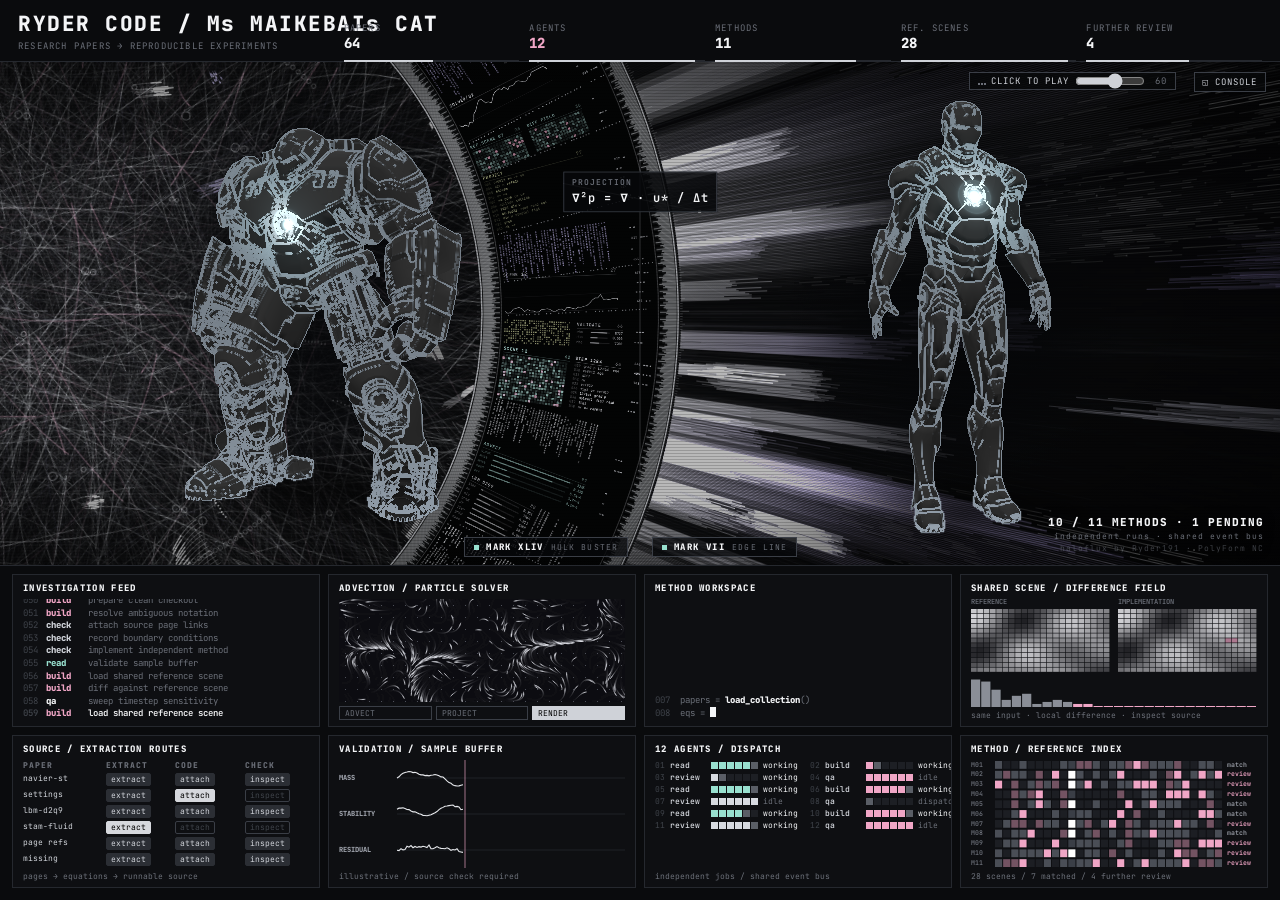
<file: jarvis-console.html>
<!doctype html>
<!--
  MK VII Jarvis Console —— 基于 HALOFLUX Lab Console 的二创页面。
  HALOFLUX - Copyright (c) 2026 Ryder191 (RYDER CODE / Ms MAIKEBAIs CAT)
  https://github.com/Ryder191/haloflux · PolyForm Noncommercial License 1.0.0（仅限非商业用途）
  本页保留 HALOFLUX 原有控制台设计（头部 KPI / 舞台光环 / 底部面板），
  舞台左右两个展位各嵌一台装甲（mk7.html?embed=1 透明 iframe，均为 assets/models 压缩模型）：
    左 · MARK XLIV HULK BUSTER（hulk-buster2_lite.glb，宽体 → fit 放大取景距离）
    右 · MARK VII（mk7_lite.glb）
  两者都走「仅线条 + 素模」投影（line=1 & flat=1），保留自动旋转与线条流光。
-->
<html lang="zh-CN">
<head>
<meta charset="utf-8">
<meta name="viewport" content="width=device-width, initial-scale=1">
<title>MARK XLIV / MARK VII · Jarvis Console</title>
<link rel="preconnect" href="https://fonts.googleapis.com">
<link href="https://fonts.googleapis.com/css2?family=JetBrains+Mono:wght@400;600;800&display=swap" rel="stylesheet">
<style>
:root{
  --bg:#08090b; --panel:#0e0f12; --line:#25282e; --line2:#3a3e46;
  --text:#cfd2d8; --dim:#6b6f78; --faint:#3f434a; --white:#f4f5f7;
  --pink:#f0a6c6; --teal:#98e0cf;
}
*{box-sizing:border-box}
html,body{margin:0;height:100%;background:var(--bg);color:var(--text);font-family:"JetBrains Mono",Consolas,monospace;overflow:hidden}
.app{display:grid;grid-template-rows:auto minmax(0,1fr) auto;height:100vh}

/* ---------- header ---------- */
header{display:grid;grid-template-columns:minmax(240px,1.7fr) repeat(5,minmax(0,1fr));align-items:end;border-bottom:1px solid var(--line);padding:10px 18px 0;background:#0a0b0d}
.brand h1{white-space:nowrap;margin:0;font-size:21px;font-weight:800;letter-spacing:1.5px;color:var(--white)}
.brand p{margin:3px 0 9px;font-size:9px;color:var(--dim);letter-spacing:1.2px}
.kpi{padding:0 10px 9px;position:relative}
.kpi .k{font-size:9px;color:var(--dim);letter-spacing:1.2px}
.kpi .v{font-size:14px;font-weight:800;color:var(--white);font-variant-numeric:tabular-nums}
.kpi .v.pink{color:var(--pink)}
.kpi .seg{position:absolute;left:10px;right:0;bottom:-1px;height:2px;background:var(--line)}
.kpi .seg i{display:block;height:100%;background:var(--text);width:0;transition:width 1.2s ease}

/* ---------- stage ---------- */
.stage{position:relative;min-height:0;overflow:hidden}
#stage{position:absolute;inset:0;width:100%;height:100%;display:block}
.stage::after{content:"";position:absolute;inset:0;pointer-events:none;
  background:repeating-linear-gradient(0deg,rgba(0,0,0,.18) 0 1px,transparent 1px 3px),
             radial-gradient(ellipse at 40% 50%,transparent 55%,rgba(0,0,0,.55) 100%)}
.ov{position:absolute;font-size:9px;letter-spacing:1px;color:var(--text);pointer-events:none;z-index:2}
.chk{left:0;top:0;will-change:transform;background:rgba(8,9,11,.85);border:1px solid var(--line2);padding:5px 8px;transition:opacity .4s}
.chk b{display:block;font-size:8px;color:var(--dim);font-weight:600;margin-bottom:3px}
.chk span{font-size:12px;color:var(--white);font-weight:600;white-space:nowrap}
.console{top:10px;right:14px;border:1px solid var(--line2);padding:3px 8px;background:rgba(8,9,11,.8)}
.music{top:10px;right:104px;z-index:3;pointer-events:auto;display:flex;align-items:center;gap:6px;border:1px solid var(--line2);padding:2px 8px;background:rgba(8,9,11,.8);user-select:none}
.music .mbtn{cursor:pointer;display:flex;align-items:center;gap:5px}
.music:hover{border-color:#cfd2d8}
.music .mbtn:hover em{color:#fff}
.music em{font-style:normal;white-space:nowrap}
.music.on em{color:var(--white)}
.music.wait em{animation:bl 1s steps(1) infinite}
.music .eq{display:inline-flex;align-items:flex-end;gap:1px;height:8px}
.music .eq b{display:block;width:2px;height:2px;background:var(--dim)}
.music.on .eq b{background:var(--white);animation:eqb .9s ease-in-out infinite}
.music.on .eq b:nth-child(2){animation-delay:-.3s}
.music.on .eq b:nth-child(3){animation-delay:-.6s}
@keyframes eqb{0%,100%{height:2px}50%{height:8px}}
.music input[type=range]{width:70px;height:10px;margin:0;accent-color:#cfd2d8;cursor:pointer}
.music .mval{width:16px;text-align:right;color:var(--dim);font-variant-numeric:tabular-nums}
.status{right:16px;bottom:12px;text-align:right;text-shadow:0 1px 6px rgba(0,0,0,.92),0 0 12px rgba(0,0,0,.7)}
.status .big{font-size:11px;color:var(--white);font-weight:800}
.status .sm{color:var(--dim);font-size:8px;margin-top:2px}

/* ---------- 双装甲展位：左反浩克 / 右 MK VII（透明 iframe，纯线条） ---------- */
/* 舞台整体压暗一档：光环退为承载台，装甲才是主体 */
.stage > canvas#stage{filter:brightness(.72) saturate(.84)}
.rigs{position:absolute;inset:0;z-index:2;display:grid;grid-template-columns:1fr 1fr;pointer-events:none}
.rig{position:relative;margin:0;min-width:0;overflow:hidden}
/* 展位暗场：只罩住装甲轮廓所在的一段，光环在两侧和中缝继续透出 */
.rig::before{content:"";position:absolute;inset:0;z-index:0;pointer-events:none;
  background:radial-gradient(ellipse 31% 55% at 50% 46%,rgba(5,6,8,.88) 0%,rgba(5,6,8,.66) 44%,rgba(5,6,8,.22) 70%,transparent 88%)}
.rig iframe{position:absolute;inset:0;width:100%;height:100%;border:0;background:transparent;
  display:block;z-index:1;pointer-events:auto}
.rig iframe.loading{opacity:0}
.rig iframe.on{opacity:1;transition:opacity .9s ease}
/* 中缝：发丝分隔线，上下渐隐 */
.rigs::after{content:"";position:absolute;left:50%;top:7%;bottom:11%;width:1px;transform:translateX(-.5px);z-index:3;
  pointer-events:none;
  background:linear-gradient(180deg,transparent,rgba(207,210,216,.22) 16%,rgba(207,210,216,.22) 84%,transparent)}
.rig-tag{position:absolute;bottom:8px;z-index:3;
  display:flex;align-items:center;gap:7px;padding:3px 9px;border:1px solid var(--line2);
  background:rgba(8,9,11,.74);font-size:9px;letter-spacing:1.4px;white-space:nowrap;pointer-events:none}
/* 两个标签贴着中缝站：右侧展位被右下角状态块占满，只有中缝一带永远干净 */
.rig[data-side="l"] .rig-tag{right:12px}
.rig[data-side="r"] .rig-tag{left:12px}
.rig-tag i{width:5px;height:5px;display:block;background:var(--dim);animation:syn 1.1s steps(1) infinite}
.rig.ready .rig-tag i{animation:none;background:var(--teal)}
.rig-tag b{color:var(--white);font-weight:800}
.rig-tag span{color:var(--dim);font-size:8px;letter-spacing:1.1px}
@keyframes syn{50%{opacity:.15}}
/* 浮动标注牌浮在展位之上（装甲已移到两侧，不再压胸口） */
.chk{z-index:4}
/* 窄屏时右下角状态块会占满展位底部，标签直接收掉，避免叠字 */
@media (max-width:1150px){ .rig-tag{display:none} }

/* ---------- panels ---------- */
.panels{display:grid;grid-template-columns:repeat(4,minmax(0,1fr));gap:8px;padding:8px 12px 12px;border-top:1px solid var(--line);background:#0a0b0d}
.p{border:1px solid var(--line);background:var(--panel);padding:7px 10px 6px;height:clamp(118px,17vh,168px);display:flex;flex-direction:column;overflow:hidden;min-width:0}
.p h3{margin:0 0 5px;font-size:9px;font-weight:800;letter-spacing:1.3px;color:var(--white);white-space:nowrap}
.p .cap{margin-top:auto;font-size:8px;color:var(--dim);padding-top:3px;white-space:nowrap;overflow:hidden}
.p canvas{width:100%;flex:1;min-height:0;display:block}

.feed{flex:1;min-height:0;display:flex;flex-direction:column;justify-content:flex-end;font-size:9px;line-height:1.4;overflow:hidden}
.feed div{white-space:nowrap;color:var(--dim)}
.feed div:last-child{color:var(--white);font-weight:600}
.n{color:var(--faint);margin-right:8px}
.vb{display:inline-block;width:42px;font-weight:800}
.vb.build{color:var(--pink)} .vb.check{color:var(--text)} .vb.read{color:var(--teal)} .vb.qa{color:var(--white)}

.btns{display:flex;gap:4px;margin-top:4px}
.btns span{flex:1;font-size:8px;border:1px solid var(--line2);padding:1px 5px;color:var(--dim);transition:all .3s}
.btns span.on{background:#cfd2d8;color:#000;border-color:#cfd2d8}

.code{flex:1;min-height:0;font-size:9px;line-height:1.45;overflow:hidden;display:flex;flex-direction:column;justify-content:flex-end}
.code div{white-space:nowrap}
.code .ln{color:var(--faint);margin-right:10px}
.code .fn{color:var(--white);font-weight:800}
.code .op{color:var(--dim)}
.caret{display:inline-block;width:6px;height:10px;background:var(--white);vertical-align:-1px;animation:bl 1s steps(1) infinite}
@keyframes bl{50%{opacity:0}}

.routes{display:grid;grid-template-columns:1.2fr repeat(3,1fr);gap:3px 6px;font-size:8px;align-content:start}
.routes .h{color:var(--dim);font-weight:800;letter-spacing:1px}
.routes .nm{color:var(--text);white-space:nowrap;overflow:hidden}
.chip{display:inline-block;padding:0 4px;border:1px solid var(--line2);border-radius:2px;color:var(--faint);line-height:11px;transition:all .3s}
.chip.on{background:#d6d8dd;color:#000;border-color:#d6d8dd}
.chip.done{background:#2b2e34;color:var(--text);border-color:#2b2e34}
.chip.pk{background:rgba(240,166,198,.25);color:var(--pink);border-color:rgba(240,166,198,.5)}

.agents{display:grid;grid-template-columns:1fr 1fr;gap:2px 12px;font-size:8px;align-content:start}
.ag{display:flex;align-items:center;gap:5px;white-space:nowrap}
.ag .id{color:var(--faint)} .ag .rl{width:36px;color:var(--text);font-weight:600}
.ag .cells{display:flex;gap:1px}
.ag .cells i{width:7px;height:7px;background:#1d1f24}
.ag .st{color:var(--dim);overflow:hidden}
.ag .st.w{color:var(--white)}

@media (max-width:1000px){
  html,body{overflow:auto}
  .app{height:auto}
  .stage{height:62vh}
  header{grid-template-columns:repeat(3,minmax(0,1fr));gap:6px 0}
  .brand{grid-column:1/-1}
  .panels{grid-template-columns:repeat(2,minmax(0,1fr))}
  .p{height:150px}
}
@media (max-width:520px){
  header{padding:10px 16px 0}
  .panels{grid-template-columns:minmax(0,1fr);padding:8px 16px 16px}
}
</style>
</head>
<body>
<div class="app">
  <header>
    <div class="brand"><h1>RYDER CODE / Ms MAIKEBAIs CAT</h1><p>RESEARCH PAPERS → REPRODUCIBLE EXPERIMENTS</p></div>
    <div class="kpi"><div class="k">PAPERS</div><div class="v" id="k0">64</div><div class="seg"><i></i></div></div>
    <div class="kpi"><div class="k">AGENTS</div><div class="v pink" id="k1">12</div><div class="seg"><i></i></div></div>
    <div class="kpi"><div class="k">METHODS</div><div class="v" id="k2">11</div><div class="seg"><i></i></div></div>
    <div class="kpi"><div class="k">REF. SCENES</div><div class="v" id="k3">28</div><div class="seg"><i></i></div></div>
    <div class="kpi"><div class="k">FURTHER REVIEW</div><div class="v" id="k4">4</div><div class="seg"><i></i></div></div>
  </header>

  <div class="stage" id="stageWrap">
    <canvas id="stage"></canvas>
    <div class="rigs" id="rigs">
      <!-- 左：MARK XLIV 反浩克 · 右：MARK VII。均用 assets/models 压缩模型 + 仅线条投影。
           fit 按模型宽深比给：反浩克是宽体，取景距离要 ×1.22 才不被裁切。
           反应堆：corefx=1 保留光核高亮，corerad=1 亮线由内向外渐隐，
           ripmax=2.2 把扩散波纹收在光核附近一圈，不铺满整块胸甲。 -->
      <figure class="rig" data-side="l">
        <iframe class="rig-frame loading" scrolling="no" tabindex="-1"
                src="mk7.html?embed=1&amp;line=1&amp;flat=1&amp;auto=1&amp;rot=-24&amp;fit=1.22&amp;corex=-0.0155&amp;corey=0.742&amp;corefx=1&amp;corerad=0.5&amp;ripmax=2.2&amp;corerip=0.85&amp;model=assets/models/lite/hulk-buster2_lite.glb"
                title="MARK XLIV HULK BUSTER edge-line armor"></iframe>
        <figcaption class="rig-tag"><i></i><b>MARK XLIV</b><span>HULK BUSTER</span></figcaption>
      </figure>
      <figure class="rig" data-side="r">
        <iframe class="rig-frame loading" scrolling="no" tabindex="-1"
                src="mk7.html?embed=1&amp;line=1&amp;flat=1&amp;auto=1&amp;rot=26&amp;fit=1.06&amp;corefx=1&amp;corerad=0.5&amp;ripmax=2.2&amp;corerip=0.85&amp;model=assets/models/lite/mk7_lite.glb"
                title="MARK VII edge-line armor"></iframe>
        <figcaption class="rig-tag"><i></i><b>MARK VII</b><span>EDGE LINE</span></figcaption>
      </figure>
    </div>
    <div class="ov console">◱ CONSOLE</div>
    <div class="ov music" id="bgm">
      <span class="mbtn" id="bgmBtn" title="Toggle background music (M)"><i class="eq"><b></b><b></b><b></b></i><em id="bgmTxt">BGM OFF</em></span>
      <input type="range" id="bgmVol" min="0" max="100" step="1" value="60" title="Volume">
      <span class="mval" id="bgmVal">60</span>
    </div>
    <audio id="bgmAudio" data-src="haloflux/audio/sw421k.mp3" loop preload="auto" playsinline></audio>
    <div class="ov chk" id="chk"><b id="chkK">STABILITY CHECK</b><span id="chkV">CFL = |u| Δt / Δx</span></div>
    <div class="ov status"><div class="big" id="stBig">7 / 11 METHODS · 4 PENDING</div><div class="sm">independent runs · shared event bus</div>
      <div class="sm" style="opacity:.55">haloflux by Ryder191 · PolyForm NC</div></div>
  </div>

  <section class="panels">
    <div class="p"><h3>INVESTIGATION FEED</h3><div class="feed" id="feed"></div></div>
    <div class="p"><h3>ADVECTION / PARTICLE SOLVER</h3><canvas id="cAdv"></canvas>
      <div class="btns" id="advBtns"><span class="on">ADVECT</span><span>PROJECT</span><span>RENDER</span></div></div>
    <div class="p"><h3>METHOD WORKSPACE</h3><div class="code" id="code"></div></div>
    <div class="p"><h3>SHARED SCENE / DIFFERENCE FIELD</h3><canvas id="cDiff"></canvas><div class="cap">same input · local difference · inspect source</div></div>
    <div class="p"><h3>SOURCE / EXTRACTION ROUTES</h3><div class="routes" id="routes"></div><div class="cap">pages → equations → runnable source</div></div>
    <div class="p"><h3>VALIDATION / SAMPLE BUFFER</h3><canvas id="cVal"></canvas><div class="cap">illustrative / source check required</div></div>
    <div class="p"><h3>12 AGENTS / DISPATCH</h3><div class="agents" id="agents"></div><div class="cap">independent jobs / shared event bus</div></div>
    <div class="p"><h3>METHOD / REFERENCE INDEX</h3><canvas id="cIdx"></canvas><div class="cap">28 scenes / 7 matched / 4 further review</div></div>
  </section>
</div>

<script>
const TAU = Math.PI * 2, rnd = Math.random;
const rr = (a, b) => a + rnd() * (b - a);
const pick = a => a[(rnd() * a.length) | 0];
const gauss = () => (rnd() + rnd() + rnd() - 1.5) / 1.5;
let DPR = Math.min(window.devicePixelRatio || 1, 1.25);   // 舞台是柔光图形，1.25x 足够
const FONT = '"JetBrains Mono",Consolas,monospace';

function mk(w, h) {
  const c = document.createElement('canvas');
  c.width = Math.max(1, Math.ceil(w * DPR)); c.height = Math.max(1, Math.ceil(h * DPR));
  c.x = c.getContext('2d'); c.x.setTransform(DPR, 0, 0, DPR, 0, 0);
  return c;
}
function fit(c) {
  const r = c.getBoundingClientRect();
  c.width = Math.max(1, Math.round(r.width * DPR)); c.height = Math.max(1, Math.round(r.height * DPR));
  const x = c.getContext('2d'); x.setTransform(DPR, 0, 0, DPR, 0, 0);
  c.w = r.width; c.h = r.height; c.x = x;
  return c;
}

/* =========================================================
   MAIN STAGE
   ========================================================= */
const stage = document.getElementById('stage'); let S = stage.getContext('2d'); const S_MAIN = S;
let W, H, cx, cy, R, RO, RMAX, thV, thS;
let webBase, webLayers = [], layerEnv = [0, 0, 0], trailC, glowC, laneC;
let curves = [], runners = [], comets = [], cards = [], wedges = [], pulses = [];
let webRot = 0, ringRot = 0, ringVel = 0, OSTEP = 0.0038;
const GS = 3; // glow buffer downscale
const FS = 0.5; let farC; // far-layer buffer (depth of field)
const HAS_FILTER = 'filter' in S;
const easeIO = t => t < 0.5 ? 4 * t * t * t : 1 - Math.pow(-2 * t + 2, 3) / 2;
const easeO = t => 1 - Math.pow(1 - t, 3);

/* ---------- live configuration (driven by the console) ---------- */
// [key, label, min, max, step, group, rebuild]
const PARAMS = [
  ['tempo', 'Global tempo', 0.4, 2.5, 0.05, 'GLOBAL'],
  ['camera', 'Auto camera move (0 off / 1 on)', 0, 1, 1, 'GLOBAL'],
  ['camZoom', 'Camera dolly amount', 0, 2, 0.05, 'GLOBAL'],
  ['glow', 'Soft glow strength', 0, 1.5, 0.05, 'GLOBAL'],
  ['scan', 'Scan lines (0 off / 1 on)', 0, 1, 1, 'GLOBAL'],

  ['ringSpeed', 'Ring spin amount / speed', 0, 3, 0.05, 'RING'],
  ['ringPause', 'Ring pause duration', 0, 3, 0.05, 'RING'],
  ['ringWidth', 'Ring band thickness', 0.6, 1.6, 0.02, 'RING', 'resize'],
  ['rimBright', 'Ring rim line brightness', 0, 2, 0.05, 'RING'],
  ['rimWidth', 'Ring rim band width', 0.3, 2.5, 0.05, 'RING', 'slots'],
  ['dataFlicker', 'Data blocks refresh / flicker', 0, 4, 0.1, 'RING'],

  ['webBright', 'Web lines brightness', 0.1, 3, 0.05, 'INSIDE', 'web'],
  ['webPulseBase', 'Web pulse base brightness', 0, 1, 0.02, 'INSIDE'],
  ['webPulseAmp', 'Web pulse beat brightness', 0, 1, 0.02, 'INSIDE'],
  ['webSpin', 'Web spin speed', 0, 5, 0.1, 'INSIDE'],
  ['runnerCount', 'Runner count', 0, 900, 1, 'INSIDE'],
  ['runnerBright', 'Runner brightness', 0, 2, 0.05, 'INSIDE'],
  ['runnerWidth', 'Runner width', 0.3, 3, 0.05, 'INSIDE'],
  ['runnerSpeed', 'Runner speed', 0.1, 4, 0.05, 'INSIDE'],
  ['runnerVariety', 'Runner speed variety', 0, 1, 0.05, 'INSIDE'],
  ['cometPerBeat', 'Comet per beat', 0, 6, 0.1, 'INSIDE'],
  ['cometBurst', 'Comet burst count', 0, 12, 0.5, 'INSIDE'],
  ['cometTrickle', 'Comet trickle (per sec)', 0, 6, 0.1, 'INSIDE'],
  ['cometLines', 'Comet lines per group', 0.3, 3, 0.05, 'INSIDE'],
  ['cometWidth', 'Comet width', 0.3, 3, 0.05, 'INSIDE'],
  ['cometBright', 'Comet brightness', 0.1, 2.5, 0.05, 'INSIDE'],
  ['cometGlow', 'Comet glow', 0, 3, 0.05, 'INSIDE'],
  ['cometSpeed', 'Comet speed', 0.3, 3, 0.05, 'INSIDE'],
  ['cometFollow', 'Comet follows ring (0/1)', 0, 1, 1, 'INSIDE'],

  ['beamBright', 'Beam brightness', 0, 2.5, 0.05, 'OUTSIDE'],
  ['beamLen', 'Beam length', 0.2, 1.8, 0.05, 'OUTSIDE'],
  ['beamWidth', 'Beam line width', 0.3, 3, 0.05, 'OUTSIDE'],
  ['beamBounce', 'Beam bounce strength', 0, 2, 0.05, 'OUTSIDE'],
  ['beamGlow', 'Beam glow', 0, 6, 0.1, 'OUTSIDE'],
  ['dashBright', 'Dash brightness', 0, 2, 0.05, 'OUTSIDE'],
  ['hazeCount', 'Haze band count', 0, 30, 1, 'OUTSIDE'],
  ['hazeBright', 'Haze band brightness', 0, 3, 0.05, 'OUTSIDE'],
  ['flyerCount', 'Flyers (single) count', 0, 3, 0.05, 'OUTSIDE', 'flyers'],
  ['flyerBright', 'Flyers (single) brightness', 0, 3, 0.05, 'OUTSIDE'],
  ['flyerWidth', 'Flyer width', 0.3, 3, 0.05, 'OUTSIDE'],
  ['flyerSpeed', 'Flyer speed', 0.2, 3, 0.05, 'OUTSIDE'],
  ['burstRate', 'Flyer burst rate', 0, 5, 0.1, 'OUTSIDE'],
  ['burstSize', 'Flyers per burst', 0.2, 3, 0.05, 'OUTSIDE'],
  ['burstBright', 'Flyer burst brightness', 0, 2.5, 0.05, 'OUTSIDE'],
  ['flareRate', 'Root flare rate', 0, 5, 0.1, 'OUTSIDE'],
  ['flareBright', 'Root flare brightness', 0, 2, 0.05, 'OUTSIDE'],
  ['rimDensity', 'Ring rim line density', 0.3, 3, 0.05, 'RING'],
  ['depthBlur', 'Far depth blur', 0, 5, 0.1, 'DEPTH'],
  ['depthDim', 'Far depth brightness', 0, 1.5, 0.05, 'DEPTH'],
  ['webBlur', 'Inner layer blur', 0, 4, 0.1, 'DEPTH', 'web'],
  ['parallax', 'Parallax (camera move)', 0, 1.5, 0.05, 'DEPTH'],
  ['bokeh', 'Bokeh count', 0, 80, 1, 'DEPTH'],
  ['bokehBright', 'Bokeh brightness', 0, 3, 0.05, 'DEPTH'],
  ['atmos', 'Atmosphere haze', 0, 3, 0.05, 'DEPTH'],
  ['ringShadow', 'Ring occlusion shadow', 0, 2, 0.05, 'DEPTH'],
  ['vignette', 'Vignette', 0, 1.5, 0.05, 'DEPTH'],
];
const BASE = {
  tempo: 1, camera: 1, camZoom: 1, glow: 1, scan: 1,
  ringSpeed: 1, ringPause: 1, ringWidth: 1, rimBright: 1, rimWidth: 1, dataFlicker: 1,
  webBright: 1, webPulseBase: 0.15, webPulseAmp: 0.85, webSpin: 1,
  runnerCount: 336, runnerBright: 1, runnerWidth: 1, runnerSpeed: 1, runnerVariety: 1,
  cometPerBeat: 1.1, cometBurst: 4, cometTrickle: 0, cometLines: 1, cometWidth: 1, cometBright: 1, cometGlow: 1.1, cometSpeed: 1, cometFollow: 0,
  beamBright: 1, beamBounce: 1, beamLen: 1, beamWidth: 1, beamGlow: 1, dashBright: 1, hazeCount: 8, hazeBright: 1,
  flyerCount: 1, flyerBright: 1, flyerWidth: 1, flyerSpeed: 1, burstRate: 1, burstSize: 1, burstBright: 1, flareRate: 1, flareBright: 1,
  rimDensity: 1, depthBlur: 1.4, depthDim: 0.9, webBlur: 0.7, parallax: 0.6, bokeh: 16, bokehBright: 1, atmos: 1, ringShadow: 1, vignette: 0.7,
};
const PRESETS = {
  A: { ...BASE, webBright: 1.25, webPulseBase: 0.3, webPulseAmp: 0.4, runnerCount: 45, runnerVariety: 0,
       cometPerBeat: 2.5, cometBurst: 5, cometTrickle: 1.6, cometFollow: 1, cometGlow: 0.85 },
  B: { ...BASE },
};
// 你的默认效果：把控制台「导出」的 values 粘贴进来替换 null，发给任何电脑打开都会默认使用它
const BAKED_MINE = {tempo: 2.5, camera: 1, camZoom: 1, glow: 1.1, scan: 1, ringSpeed: 3, ringPause: 1.2, ringWidth: 1.3, rimBright: 1.8, rimWidth: 1.3, dataFlicker: 1, webBright: 0.9, webPulseBase: 0.1, webPulseAmp: 0.8, webSpin: 1, runnerCount: 788, runnerBright: 0.5, runnerWidth: 1, runnerSpeed: 0.6, runnerVariety: 0.4, cometPerBeat: 2.3, cometBurst: 9, cometTrickle: 1.5, cometLines: 1, cometWidth: 1, cometBright: 1, cometGlow: 1.1, cometSpeed: 0.8, cometFollow: 1, beamBright: 1.8, beamLen: 1.8, beamWidth: 0.7, beamBounce: 2, beamGlow: 3.5, dashBright: 1.9, hazeCount: 22, hazeBright: 1.5, flyerCount: 3, flyerBright: 3, flyerWidth: 1.4, flyerSpeed: 2.2, burstRate: 3.5, burstSize: 3, burstBright: 2.5, flareRate: 3.5, flareBright: 2, rimDensity: 1.2, depthBlur: 0, depthDim: 0.1, webBlur: 0, parallax: 0, bokeh: 0, bokehBright: 0, atmos: 0, ringShadow: 0, vignette: 0};   // 2026-10-21 定稿默认
if (BAKED_MINE) PRESETS.MINE = { ...BASE, ...BAKED_MINE };
const C = { ...(PRESETS.MINE || PRESETS.B) };
// 本页的专用参数在 initCfg() 之后统一覆盖（见文件末尾 tuneForArmor）
const zf = z => 1 + (z - 1) * C.camZoom;

const TOK = ['load_collection()', 'extract_eq', '∂u/∂t', 'rho', 'grad(p)', 'dt=1e-3', 'assert', 'residual', 'solve()',
  'mesh', 'bc.apply', 'flux', 'CFL', '0.0041', 'ok', 'PASS', 'ref#12', 'scene_07', 'u_star', 'div(u)', 'proj', 'advect',
  'step++', 'tol', '1.2e-6', 'kernel', 'paper[37]', 'eq.(4)', 'fig.3', 'table2', 'nu=0.01', 'v_x', 'omega', 'bounce',
  'f_eq', 'stream', 'collide', 'Re=100', 'check', '>>>', 'match', 'diff', 'L2', 'grid64', 'cfg', 'seed=7'];

/* ---------- rhythm: an uneven beat clock drives everything ---------- */
const PATTERN = [0.5, 0.25, 0.25, 0.5, 0.5, 0.75, 0.25, 0.25, 0.25, 1.0];
let beatT = 0.4, beatI = 0, sinceBeat = 9, beatN = 0, env = 0;
function updateBeat(dt) {
  beatT -= dt; sinceBeat += dt;
  if (beatT <= 0) { beatT += PATTERN[beatI++ % PATTERN.length] * 0.92 / C.tempo; sinceBeat = 0; beatN++; onBeat(); }
  env = Math.exp(-sinceBeat * 4.5);
}
function onBeat() {
  // ring: kick every other beat → stepped, fast rotation
  if (rot.t >= rot.dur && rot.hold <= 0) ringMove();
  // comets come in bursts
  const n = Math.round((beatN % 4 === 0 ? C.cometBurst : C.cometPerBeat) * rr(0.6, 1.4));
  for (let i = 0; i < n; i++) setTimeout(spawnComet, i * rr(30, 90));
  // web layers shimmer
  layerEnv[(rnd() * 3) | 0] = 1;
  if (beatN % 4 === 0) layerEnv = layerEnv.map(() => rr(0.6, 1));
  // outer: travelling wave + random wedge hits
  const dir = rnd() < 0.5 ? 1 : -1, big = beatN % 8 === 0;
  pulses.push({ c: dir > 0 ? -thS - 0.15 : thS + 0.15, v: dir * rr(0.7, 1.6) * (big ? 0.7 : 1), w: big ? rr(0.25, 0.4) : rr(0.05, 0.16), amp: big ? 1 : rr(0.45, 0.9), life: rr(1.2, 2.0), L: 0 });
  pulses.forEach(p => p.L || (p.L = p.life));
  onBeatOuter();
  // ring cards
  for (let i = 0; i < Math.round(6 * C.dataFlicker); i++) pick(slots).c = null;
  for (let i = 0; i < Math.round(2 * C.dataFlicker); i++) pick(slots).flash = rr(0.35, 0.7);
}

/* ---------- camera: automatic push-in / pull-out shots ---------- */
const cam = { x: 0, y: 0, z: 1 };
let shots = [], shotI = 0, shotT = 0, camPhase = 'hold', camFrom = null;
function buildShots() {
  const P = (a, r) => ({ x: cx + Math.cos(a) * r, y: cy + Math.sin(a) * r });
  const mid = (R + RO) / 2;
  shots = [
    { x: W / 2, y: H / 2, z: 1, hold: 4.5 },
    { ...P(-thS * 0.45, mid), z: 2.3, hold: 3.4 },
    { ...P(0.04, RO + (RMAX - RO) * 0.3), z: 1.6, hold: 3.2 },
    { x: W / 2, y: H / 2, z: 1, hold: 3.0 },
    { ...P(0.22, R * 0.8), z: 1.9, hold: 3.4 },
    { ...P(thS * 0.5, mid + 10), z: 2.8, hold: 3.0 },
    { ...P(-0.12, RO + 40), z: 1.35, hold: 3.2 },
  ];
  shotI = 0; shotT = 0; camPhase = 'hold';
  Object.assign(cam, shots[0]);
}
function clampCam() {
  const hw = W / (2 * cam.z), hh = H / (2 * cam.z);
  cam.x = Math.max(hw, Math.min(W - hw, cam.x));
  cam.y = Math.max(hh, Math.min(H - hh, cam.y));
}
function updateCam(dt) {
  if (!C.camera) { cam.x = W / 2; cam.y = H / 2; cam.z = 1; return; }
  shotT += dt;
  const cur = shots[shotI], nxt = shots[(shotI + 1) % shots.length];
  if (camPhase === 'hold') {
    const k = shotT / cur.hold;
    cam.x = cur.x; cam.y = cur.y + (cur.z > 1 ? Math.sin(k * Math.PI) * 6 : 0);
    cam.z = zf(cur.z) * (1 + 0.05 * k * C.camZoom);            // slow creep while holding
    if (shotT >= cur.hold) { camPhase = 'move'; shotT = 0; camFrom = { ...cam }; }
  } else {
    const dur = 2.2, e = easeIO(Math.min(1, shotT / dur));
    const lz = Math.log(camFrom.z) + (Math.log(zf(nxt.z)) - Math.log(camFrom.z)) * e;
    let z = Math.exp(lz);
    if (camFrom.z > 1.2 && zf(nxt.z) > 1.2) z *= 1 - 0.4 * Math.sin(Math.PI * e); // pull out between two close-ups
    cam.z = Math.max(1, z);
    cam.x = camFrom.x + (nxt.x - camFrom.x) * e;
    cam.y = camFrom.y + (nxt.y - camFrom.y) * e;
    if (shotT >= dur) { shotI = (shotI + 1) % shots.length; camPhase = 'hold'; shotT = 0; }
  }
  clampCam();
}
function camT(ctx, d) { ctx.setTransform(d * cam.z, 0, 0, d * cam.z, d * (W / 2 - cam.x * cam.z), d * (H / 2 - cam.y * cam.z)); }
function camTk(ctx, d, k) {
  const z = 1 + (cam.z - 1) * k, x = W / 2 + (cam.x - W / 2) * k, y = H / 2 + (cam.y - H / 2) * k;
  ctx.setTransform(d * z, 0, 0, d * z, d * (W / 2 - x * z), d * (H / 2 - y * z));
}
const toScreen = (x, y) => ({ x: (x - cam.x) * cam.z + W / 2, y: (y - cam.y) * cam.z + H / 2 });

/* ---------- setup ---------- */
function mkd(w, h, d) {
  const c = document.createElement('canvas');
  c.width = Math.max(1, Math.ceil(w * d)); c.height = Math.max(1, Math.ceil(h * d));
  c.x = c.getContext('2d'); c.x.setTransform(d, 0, 0, d, 0, 0); return c;
}
function resizeStage() {
  const r = stage.getBoundingClientRect();
  W = r.width; H = r.height;
  stage.width = W * DPR; stage.height = H * DPR;
  cx = W * 0.07; cy = H * 0.5;
  R = Math.max(H * 0.78, W * 0.30);
  RO = R + Math.max(90, Math.min(240, H * 0.3, W * 0.13)) * C.ringWidth;
  RMAX = Math.hypot(W - cx, H / 2) + 60;
  thV = Math.asin(Math.min(1, (H / 2 + 60) / R));
  thS = Math.asin(Math.min(1, (H / 2 + 40) / RO));
  buildWeb(); buildLanes(); buildCards(); buildOuter();
  trailC = mkd(2 * R + 4, 2 * R + 4, Math.min(DPR, 1.5));
  farC = document.createElement('canvas'); farC.width = Math.ceil(W * FS); farC.height = Math.ceil(H * FS); farC.x = farC.getContext('2d');
  glowC = document.createElement('canvas');
  glowC.width = Math.ceil(W / GS); glowC.height = Math.ceil(H / GS); glowC.x = glowC.getContext('2d');
  runners = []; for (let i = 0; i < C.runnerCount; i++) runners.push(newRunner(true));
  comets = []; pulses = [];
  buildShots();
}

/* ---------- inner web ---------- */
function buildWeb() {
  const size = 2 * R + 4, d = Math.min(DPR, 1.5);
  webBase = mkd(size, size, d);
  webLayers = [0, 1, 2].map(() => mkd(size, size, d));
  const all = [webBase, ...webLayers];
  all.forEach(c => c.x.translate(R + 2, R + 2));
  const b = webBase.x;
  b.beginPath(); b.arc(0, 0, R, 0, TAU);
  const g = b.createRadialGradient(0, 0, R * 0.2, 0, 0, R);
  g.addColorStop(0, '#111215'); g.addColorStop(1, '#0c0d0f');
  b.fillStyle = g; b.fill();
  all.forEach(c => { c.x.save(); c.x.beginPath(); c.x.arc(0, 0, R, 0, TAU); c.x.clip(); });
  curves = [];
  const N = Math.min(2600, Math.round(1000 + (W * H) / 800));
  for (let i = 0; i < N; i++) {
    const a1 = rnd() * TAU, a2 = a1 + rr(0.6, Math.PI * 1.4);
    const p0 = { x: Math.cos(a1) * R, y: Math.sin(a1) * R };
    const p1 = { x: Math.cos(a2) * R, y: Math.sin(a2) * R };
    const cr = Math.sqrt(rnd()) * R * 0.9, ca = rnd() * TAU;
    const c = { x: Math.cos(ca) * cr, y: Math.sin(ca) * cr };
    curves.push({ p0, c, p1 });
    const layer = rnd() < 0.7 ? -1 : (rnd() * 3) | 0;
    const x = layer < 0 ? b : webLayers[layer].x;
    const al = Math.min(1, (layer < 0 ? 0.03 + Math.pow(rnd(), 3) * 0.28 : 0.08 + Math.pow(rnd(), 2) * 0.35) * C.webBright);
    const k = rnd();
    x.strokeStyle = k < 0.05 ? `rgba(240,166,198,${al})` : k < 0.1 ? `rgba(180,170,235,${al})` : `rgba(228,231,238,${al})`;
    x.lineWidth = rr(0.4, 1.1);
    x.beginPath(); x.moveTo(p0.x, p0.y); x.quadraticCurveTo(c.x, c.y, p1.x, p1.y); x.stroke();
  }
  // node markers
  b.font = `6px ${FONT}`; b.textBaseline = 'middle';
  for (let i = 0; i < 70; i++) {
    const rr_ = Math.sqrt(rnd()) * R * 0.92, a = rnd() * TAU;
    const px = Math.cos(a) * rr_, py = Math.sin(a) * rr_, s = rr(2, 4.5);
    b.strokeStyle = `rgba(235,238,244,${rr(0.35, 0.8)})`; b.lineWidth = 0.8;
    b.beginPath(); b.arc(px, py, s, 0, TAU); b.stroke();
    if (rnd() < 0.4) { b.beginPath(); b.arc(px + s * 2.2, py, s * 0.8, 0, TAU); b.stroke(); }
    if (rnd() < 0.35) { b.fillStyle = 'rgba(200,204,212,.5)'; b.fillText('n' + ((rnd() * 99) | 0), px + 7, py); }
  }
  // dotted chains of small rings (as in the original)
  for (let k = 0; k < 3; k++) {
    const rad = R * rr(0.45, 0.85), a0 = rr(0, TAU), cnt = 22 + (rnd() * 14 | 0);
    b.strokeStyle = 'rgba(235,238,244,.55)'; b.lineWidth = 0.8;
    for (let i = 0; i < cnt; i++) { const a = a0 + i * 0.022; b.beginPath(); b.arc(Math.cos(a) * rad, Math.sin(a) * rad, 2.2, 0, TAU); b.stroke(); }
  }
  all.forEach(c => c.x.restore());
  if (HAS_FILTER && C.webBlur > 0) {
    all.forEach((c, i) => {
      const orig = document.createElement('canvas'); orig.width = c.width; orig.height = c.height; orig.getContext('2d').drawImage(c, 0, 0);
      const x = c.x; x.save(); x.setTransform(1, 0, 0, 1, 0, 0); x.clearRect(0, 0, c.width, c.height);
      x.filter = `blur(${(i ? 0.5 : 1) * C.webBlur * d}px)`; x.drawImage(orig, 0, 0); x.filter = 'none';
      x.globalAlpha = Math.max(0.15, 1 - C.webBlur * 0.3); x.drawImage(orig, 0, 0); x.restore();
    });
  }
}
const qpt = (cv, t) => {
  const u = 1 - t;
  return { x: u * u * cv.p0.x + 2 * u * t * cv.c.x + t * t * cv.p1.x, y: u * u * cv.p0.y + 2 * u * t * cv.c.y + t * t * cv.p1.y };
};
function newRunner(init) {
  const cv = pick(curves), t = init ? rnd() : 0, p = qpt(cv, t);
  // mixed speed personalities so lone lines never move in lockstep
  const k = rnd(); let mode, sp;
  if (rnd() > C.runnerVariety) { mode = 1; sp = rr(0.12, 0.38); }   // uniform (version A style)
  else if (k < 0.3) { mode = 0; sp = rr(0.15, 0.28); }        // steady, ignores the beat
  else if (k < 0.65) { mode = 1; sp = rr(0.1, 0.3); }    // surges on the beat
  else if (k < 0.8) { mode = 0; sp = rr(0.04, 0.08); }   // slow drift
  else if (k < 0.92) { mode = 0; sp = rr(0.5, 0.85); }   // fast streak
  else { mode = 2; sp = rr(0.06, 0.12); }                 // accelerates along its path
  return { cv, t, sp, mode, px: p.x, py: p.y, b: rnd() < 0.1 };
}

/* ---------- comets: short bright bundles sweeping with ease-in-out ---------- */
function spawnComet() {
  const lines = [], n = Math.max(2, Math.round((8 + (rnd() * 12 | 0)) * C.cometLines));
  if (rnd() < 0.6) {
    // concentric arc bundle hugging the ring
    const rad = R * rr(0.55, 0.9), a0 = rr(-thV, thV) * 0.85, span = rr(0.35, 0.9) * (rnd() < 0.5 ? -1 : 1), gap = rr(2.6, 4.4) * C.cometWidth;
    for (let k = 0; k < n; k++) lines.push({ arc: true, r: rad - k * gap + gauss() * 0.6, a0: a0 + gauss() * 0.01, span });
  } else {
    // converging bundle: inner point → ring edge
    const ang = rr(-thV, thV) * 0.8, oa = ang + rr(-1.3, 1.3), orad = R * rr(0.25, 0.75);
    const o = { x: Math.cos(oa) * orad, y: Math.sin(oa) * orad };
    const spread = rr(0.08, 0.25) * C.cometWidth, bend = rr(0.2, 0.5) * (rnd() < 0.5 ? -1 : 1);
    for (let i = 0; i < n; i++) {
      const ta = ang + (i / n - 0.5) * spread;
      const p1 = { x: Math.cos(ta) * (R - 2), y: Math.sin(ta) * (R - 2) };
      const p0 = { x: o.x + gauss() * 10, y: o.y + gauss() * 10 };
      const mx = (p0.x + p1.x) / 2, my = (p0.y + p1.y) / 2, dx = p1.x - p0.x, dy = p1.y - p0.y;
      lines.push({ p0, c: { x: mx - dy * bend + gauss() * 8, y: my + dx * bend + gauss() * 8 }, p1 });
    }
  }
  comets.push({ lines, life: 0, hit: false, rot0: ringRot, dur: rr(0.4, 0.85) / C.cometSpeed, win: rr(0.22, 0.4), glow: rnd() < 0.4, tint: rnd() < 0.15 });
}
const cpt = (l, t) => { if (!l.arc) return qpt(l, t); const r = l.r + (R - 2 - l.r) * t * t, a = l.a0 + l.span * t; return { x: Math.cos(a) * r, y: Math.sin(a) * r }; };
function strokeComet(ctx, c, t0, t1, steps) {
  ctx.beginPath();
  for (const l of c.lines) for (let s = 0; s <= steps; s++) {
    const p = cpt(l, t0 + (t1 - t0) * (s / steps));
    s ? ctx.lineTo(p.x, p.y) : ctx.moveTo(p.x, p.y);
  }
  ctx.stroke();
}

/* ---------- outer: stacked, constantly changing layers ----------
   L0 haze bands (translucent wide wedges, additive, short lifecycles)
   L1 far strands (thin, dim, slower rotation → parallax)
   L2 main strands (dense, ring-attached, staircase tips + flowing dashes)
   L3 root flares (bright white blocks at the ring edge, glow)          */
let GR = {}, strandLayers = [], hazes = [], flares = [];
const HAZE_COL = ['196,180,252', '242,242,252', '190,222,222'];
const clamp = (v, a, b) => Math.max(a, Math.min(b, v));
const normA = a => ((a + Math.PI) % TAU + TAU) % TAU - Math.PI;
function makeProfile(n) {
  const prof = []; let v = rr(0.45, 1), run = 0;
  for (let k = 0; k < n; k++) {
    if (run-- <= 0) { v = clamp(v + gauss() * 0.4, 0.22, 1); run = 2 + (rnd() * 5 | 0); }
    prof.push(clamp(v + gauss() * 0.07, 0.18, 1));
  }
  return prof;
}
function makeStrandLayer(stepDeg, rotK, lumK, lw, lenK, solidK, cover, nMin, nMax, brightP, dyn = 'soft') {
  const step = stepDeg * Math.PI / 180, nb = Math.floor(TAU / step), ws = [];
  const count = Math.round(nb * cover / ((nMin + nMax) / 2));
  for (let j = 0; j < count; j++) {
    const n = nMin + (rnd() * (nMax - nMin) | 0), bright = rnd() < brightP;
    ws.push({
      i0: (rnd() * nb) | 0, n, base: rr(0.35, 1), len: rr(0.1, 0.5), kick: 0,
      ph: rnd() * TAU, ph2: rnd() * TAU, f1: rr(0.22, 0.6), f2: rr(0.8, 1.7),
      lum: bright ? rr(0.75, 1) : rr(0.16, 0.55), tint: rnd() < 0.5 ? 1 : 0,
      lwK: rnd() < 0.2 ? rr(1.35, 2.1) : rr(0.6, 1.15), lenS: rr(0.6, 1.25),
      prof: makeProfile(n), pf: Array.from({ length: n }, () => rr(1, 4)), pp: Array.from({ length: n }, () => rnd() * TAU),
      ds: Array.from({ length: n }, () => rnd()), dsp: rr(0.7, 1.8), flow: 0
    });
  }
  return { step, rotK, lumK, lw, lenK, solidK, wedges: ws, off: rnd() * TAU, dyn };
}
function buildOuter() {
  strandLayers = [
    //               step  rotK  lumK  lw    lenK  solidK cover nMin nMax brightP
    makeStrandLayer(0.22, 0.45, 0.30, 0.55, 1.15, 0.9,  1.1,  20,  90, 0.2),   // far: faint, thin, slow
    makeStrandLayer(0.16, 0.75, 0.58, 0.8,  1.05, 0.7,  0.9,  14,  70, 0.28),  // mid
    makeStrandLayer(0.12, 1.0,  1.0,  1.0,  1.0,  0.5,  0.75, 12,  60, 0.32),  // main (dashes + tips)
    makeStrandLayer(0.45, 1.0,  0.5,  1.8,  0.8,  0.6,  0.35, 4,   16, 0.3),   // near: few thick strokes
    makeStrandLayer(0.12, 1.0,  0.85, 1.0,  1.0,  0.5,  0.55, 14,  70, 0.32, 'bounce'),  // v4 wave / rebound layer
  ];
  wedges = strandLayers[2].wedges.concat(strandLayers[4].wedges);
  hazes = []; flares = [];
  GR = {};
  const mkG = (stops, r1) => { const g = S.createRadialGradient(cx, cy, RO, cx, cy, r1); stops.forEach(s => g.addColorStop(s[0], s[1])); return g; };
  GR.s0 = mkG([[0, 'rgba(248,248,255,1)'], [0.35, 'rgba(228,226,242,.8)'], [1, 'rgba(190,190,214,.3)']], RMAX * 0.95);
  GR.s2 = mkG([[0, 'rgba(225,245,242,1)'], [0.3, 'rgba(176,214,210,.8)'], [1, 'rgba(140,180,186,.3)']], RMAX * 0.95);
  GR.s1 = mkG([[0, 'rgba(240,236,255,1)'], [0.3, 'rgba(196,182,244,.82)'], [1, 'rgba(160,140,228,.3)']], RMAX * 0.95);
  // haze tints: lavender / pale white / grey-teal
  GR.h0 = mkG([[0, 'rgba(205,190,255,.95)'], [0.25, 'rgba(180,165,240,.7)'], [0.7, 'rgba(150,135,215,.25)'], [1, 'rgba(120,110,190,0)']], RMAX);
  GR.h1 = mkG([[0, 'rgba(250,250,255,1)'], [0.2, 'rgba(225,225,240,.65)'], [0.65, 'rgba(200,200,225,.2)'], [1, 'rgba(180,180,210,0)']], RMAX);
  GR.h2 = mkG([[0, 'rgba(200,230,228,.9)'], [0.25, 'rgba(170,205,210,.6)'], [0.7, 'rgba(140,170,185,.2)'], [1, 'rgba(120,150,170,0)']], RMAX);
  for (let i = 0; i < 14; i++) spawnHaze(true);
  initFlyers();
}
function spawnHaze(init) {
  const k = rnd();
  hazes.push({
    a: rr(-thS, thS) - ringRot, w: rnd() < 0.7 ? rr(0.015, 0.07) : rr(0.08, 0.18),
    len: rr(0.35, 1), cur: init ? rr(0.2, 0.8) : 0, age: init ? rr(0, 0.5) : 0,
    life: rr(0.35, 1.6), alpha: rr(0.12, 0.42), tint: k < 0.55 ? 0 : k < 0.85 ? 1 : 2, drift: rr(-0.04, 0.04)
  });
}
function spawnFlare(a) {
  flares.push({ a: a == null ? rr(-thS, thS) * 0.95 - ringRot : a, w: rr(0.006, 0.04), len: rr(18, 110), age: 0, life: rr(0.2, 0.55), alpha: rr(0.6, 1) });
}
function buildLanes() {
  laneC = mkd(W, H, DPR);
  const x = laneC.x;
  for (let i = 0; i < 700; i++) {
    const a = rr(-thS, thS);
    x.strokeStyle = `rgba(210,205,235,${rr(0.01, 0.035)})`; x.lineWidth = rr(0.5, 1);
    const r0 = RO + 4, r1 = rr(RO + 60, RMAX * 0.8);
    x.beginPath(); x.moveTo(cx + Math.cos(a) * r0, cy + Math.sin(a) * r0); x.lineTo(cx + Math.cos(a) * r1, cy + Math.sin(a) * r1); x.stroke();
  }
}
function updateOuter(dt) {
  for (let i = pulses.length - 1; i >= 0; i--) { const p = pulses[i]; p.c += p.v * dt; p.life -= dt; if (p.life <= 0) pulses.splice(i, 1); }
  for (const Lr of strandLayers) {
    const rot = ringRot * Lr.rotK + Lr.off;
    for (const w of Lr.wedges) {
      const am = normA((w.i0 + w.n / 2) * Lr.step + rot);
      w.vis = Math.abs(am) < thS + 0.2;
      w.flow += dt * w.dsp * (0.45 + 2.2 * env);
      if (!w.vis) { w.len *= 0.98; continue; }
      let p = 0;
      for (const pl of pulses) { const f = Math.min(1, pl.life / 0.5) * Math.min(1, (pl.L - pl.life) / 0.15 + 0.3); p += pl.amp * f * Math.exp(-(((am - pl.c) / pl.w) ** 2)); }
      if (Lr.dyn === 'bounce') {
        const idle = w.base * (0.36 + 0.14 * Math.sin(T * 0.9 + w.ph));
        const tgt = Math.min(1, idle + p * 0.75 + w.kick * 0.6);
        w.kick *= Math.exp(-dt * 2.4);
        w.len += (tgt - w.len) * Math.min(1, (tgt > w.len ? 15 : 2.2) * dt);   // snap out on the wave, ease back
      } else {
        const n1 = 0.5 + 0.5 * Math.sin(T * w.f1 + w.ph), n2 = 0.5 + 0.5 * Math.sin(T * w.f2 + w.ph2);
        const idle = w.base * (0.4 + 0.34 * n1 + 0.14 * n2);
        const tgt = Math.min(1.05, (idle + p * 0.7 + w.kick * 0.55) * w.lenS);
        w.kick *= Math.exp(-dt * 1.8);
        w.len += (tgt - w.len) * Math.min(1, (tgt > w.len ? 5 : 1.3) * dt);
      }
    }
  }
  // haze lifecycle
  for (let i = hazes.length - 1; i >= 0; i--) {
    const h = hazes[i]; h.age += dt;
    h.cur += (h.len - h.cur) * Math.min(1, 9 * dt);
    if (h.age > h.life + 0.6) hazes.splice(i, 1);
  }
  if (hazes.length < C.hazeCount && rnd() < 0.25) spawnHaze(false);
  for (let i = flares.length - 1; i >= 0; i--) { flares[i].age += dt; if (flares[i].age > flares[i].life) flares.splice(i, 1); }
  if (rnd() < 0.06 * C.flareRate) spawnFlare();
  updateFlyers(dt);
}
function onBeatOuter() {
  onBeatFlyers();
  for (let i = 0; i < 2 + (rnd() * 5 | 0); i++) { const w = pick(wedges); w.kick = rr(0.4, 1); if (rnd() < 0.5) w.prof = makeProfile(w.n); }
  for (let i = 0; i < 2; i++) { const w = pick(wedges); w.lum = rnd() < 0.4 ? rr(0.8, 1) : rr(0.25, 0.6); }
  const nh = beatN % 4 === 0 ? 5 + (rnd() * 4 | 0) : 1 + (rnd() * 3 | 0);
  for (let i = 0; i < Math.round(nh * C.hazeCount / 8); i++) spawnHaze(false);
  const nf = Math.round((1 + (rnd() * 4 | 0)) * C.flareRate);
  for (let i = 0; i < nf; i++) spawnFlare(hazes.length && rnd() < 0.6 ? pick(hazes).a : null);
}
function hazeEnv(h) {
  const a = Math.min(1, h.age / 0.12);                       // fast in
  const o = h.age > h.life ? Math.max(0, 1 - (h.age - h.life) / 0.6) : 1; // slower out
  return a * o * (0.85 + 0.15 * Math.sin(h.age * 30));      // slight flicker
}
const EDGE_A = [0.28, 0.62, 1];
function drawStrands(Lr, collect) {
  const span = RMAX - RO - 20, r0 = RO + 3, rot = ringRot * Lr.rotK + Lr.off;
  S.lineCap = 'butt';
  for (const w of Lr.wedges) {
    if (!w.vis) continue;
    const L = w.len * span * Lr.lenK * C.beamLen;
    if (L < 3) continue;
    const a0 = normA(w.i0 * Lr.step + rot), a1 = a0 + w.n * Lr.step;
    if (a1 < -thS - 0.03 || a0 > thS + 0.03) continue;
    const alpha = Math.min(1, w.lum * Lr.lumK * (0.3 + 0.7 * Math.min(1, w.len * 1.8)) * C.beamBright * (Lr.dyn === 'bounce' ? C.beamBounce : 1));
    if (alpha < 0.005) continue;
    const lwW = Lr.lw * w.lwK * C.beamWidth;
    const paths = [new Path2D(), new Path2D(), new Path2D()];
    for (let k = 0; k < w.n; k++) {
      const a = a0 + (k + 0.5) * Lr.step, ca = Math.cos(a), sa = Math.sin(a);
      const edge = Math.sin(Math.PI * (k + 0.5) / w.n), b = edge < 0.38 ? 0 : edge < 0.72 ? 1 : 2;
      const pr = w.prof[k];
      const l = L * pr * (0.5 + 0.5 * Math.sqrt(edge)) * (0.92 + 0.08 * Math.sin(T * w.pf[k] + w.pp[k]));
      const solid = l * (Lr.solidK + 0.3 * pr * (1 - Lr.solidK));
      paths[b].moveTo(cx + ca * r0, cy + sa * r0); paths[b].lineTo(cx + ca * (r0 + solid), cy + sa * (r0 + solid));
      if (!collect) continue;
      const tail = l - solid, da = alpha * EDGE_A[b];
      if (tail > 6) for (let d = 0; d < 2; d++) {
        const ph = (w.flow + w.ds[k] + d * 0.5) % 1;
        const s0 = solid + tail * ph, s1 = Math.min(l, s0 + 3 + tail * 0.22 * (1 - ph * 0.5));
        if (s1 > s0) collect.dash.push(ca, sa, s0, s1, da);
      }
      if ((k + (T * 12 | 0)) % 4 === 0) collect.tip.push(ca, sa, l, da);
    }
    S.strokeStyle = GR['s' + w.tint]; S.lineWidth = lwW;
    for (let b = 0; b < 3; b++) { S.globalAlpha = alpha * EDGE_A[b]; S.stroke(paths[b]); }
    if (w.lum > 0.85 && C.beamGlow > 0) { S.globalAlpha = Math.min(1, alpha * 0.06 * C.beamGlow); S.lineWidth = lwW * 2.5; S.stroke(paths[2]); }
  }
}
const hash = x => { const s = Math.sin(x * 12.9898) * 43758.5453; return s - Math.floor(s); };
function radialLines(a0, a1, st, r0, L, seed, lo) {
  S.beginPath();
  let k = 0;
  for (let a = a0; a < a1; a += st, k++) {
    const l = L * (lo + (1 - lo) * hash(k + seed)), ca = Math.cos(a), sa = Math.sin(a);
    S.moveTo(cx + ca * r0, cy + sa * r0); S.lineTo(cx + ca * (r0 + l), cy + sa * (r0 + l));
  }
}
/* ---- fly-out streaks: shoot outward and never retract, interleaved with the beams ----
   singles: sparse, dimmer, respawn forever
   bursts : packets of parallel streaks launched together on the beat, brighter, die at the edge */
let flyers = [], flyBands = [];
function newFlyBand() { return { a: rr(-thS, thS), w: rr(0.01, 0.05), life: rr(2, 6) }; }
function newFlyer(init) {
  let a;
  if (rnd() < 0.5) { const b = pick(flyBands); a = b.a + gauss() * b.w; } else a = rr(-thS, thS);
  return {
    a: a - ringRot, len: 20 + Math.pow(rnd(), 2) * 320, r: init ? rr(RO, RMAX) : RO + rr(0, 25),
    sp: rr(260, 900), lw: rnd() < 0.08 ? rr(1.2, 1.7) : rr(0.5, 1), lv: rnd() < 0.12 ? 1 : 0, tint: rnd() < 0.22 ? 1 : 0, burst: false
  };
}
function spawnFlyBurst() {
  const a = rr(-thS, thS) * 0.95, n = Math.max(1, Math.round((14 + (rnd() * 30 | 0)) * C.burstSize)), spread = rr(0.01, 0.045);
  const sp = rr(450, 1150), len = rr(70, 320), r0 = RO + rr(0, 8), tint = rnd() < 0.3 ? 1 : 0, lv = rnd() < 0.45 ? 2 : 1;
  for (let i = 0; i < n; i++) {
    flyers.push({
      a: a + (i / n - 0.5) * spread + gauss() * 0.0015 - ringRot, len: len * rr(0.7, 1.15), r: r0 - rr(0, len * 0.35),
      sp: sp * rr(0.92, 1.08), lw: rnd() < 0.2 ? 1.3 : rr(0.6, 1), lv, tint, burst: true
    });
  }
}
function initFlyers() {
  flyBands = Array.from({ length: 7 }, newFlyBand);
  flyers = Array.from({ length: Math.round(Math.min(750, 320 + W * 0.25) * C.flyerCount) }, () => newFlyer(true));
}
function updateFlyers(dt) {
  for (const b of flyBands) { b.life -= dt; if (b.life <= 0) Object.assign(b, newFlyBand()); }
  const k = (0.7 + 0.9 * env) * C.flyerSpeed;
  for (let i = flyers.length - 1; i >= 0; i--) {
    const f = flyers[i];
    f.r += f.sp * dt * k;
    if (f.r - f.len > RMAX) { if (f.burst) flyers.splice(i, 1); else flyers[i] = newFlyer(false); }
  }
}
function onBeatFlyers() {
  const n = Math.round((beatN % 4 === 0 ? 3 + (rnd() * 2 | 0) : 1 + (rnd() * 2 | 0)) * C.burstRate);
  for (let i = 0; i < n; i++) setTimeout(spawnFlyBurst, i * rr(20, 120));
}
const FLY_A = [0.16, 0.36, 0.7];
function drawFlyers(bursts) {
  const buckets = {};
  for (const f of flyers) {
    if (f.burst !== bursts) continue;
    const a = normA(f.a + ringRot);
    if (a < -thS - 0.05 || a > thS + 0.05) continue;
    const key = f.tint * 10 + f.lv + (f.lw > 1.15 ? 100 : 0) + (f.burst ? 1000 : 0);
    (buckets[key] || (buckets[key] = [])).push(f, a);
  }
  for (const key in buckets) {
    const arr = buckets[key], f0 = arr[0];
    S.strokeStyle = f0.tint ? GR.s1 : GR.s0; S.globalAlpha = Math.min(1, FLY_A[f0.lv] * (f0.burst ? C.burstBright : C.flyerBright)); S.lineWidth = ((key % 1000) >= 100 ? 1.5 : 0.8) * C.flyerWidth;
    S.beginPath();
    for (let i = 0; i < arr.length; i += 2) {
      const f = arr[i], a = arr[i + 1], r0 = Math.max(RO + 3, f.r - f.len), r1 = f.r;
      if (r1 <= r0) continue;
      const ca = Math.cos(a), sa = Math.sin(a);
      S.moveTo(cx + ca * r0, cy + sa * r0); S.lineTo(cx + ca * r1, cy + sa * r1);
    }
    S.stroke();
  }
  S.globalAlpha = 1;
}
function drawOuterFar() {
  const span = RMAX - RO - 20, r0 = RO + 3;
  // haze bundles 鈥?very dense, faint lines that merge into soft bands
  for (const h of hazes) {
    const e = hazeEnv(h); if (e <= 0.01) continue;
    if (h.seed === undefined) h.seed = rnd() * 1000;
    const L = h.cur * span;
    radialLines(h.a + ringRot - h.w / 2, h.a + ringRot + h.w / 2, OSTEP * 0.55, r0, L, h.seed, 0.45);
    S.strokeStyle = GR['s' + (h.tint === 1 ? 0 : h.tint === 2 ? 2 : 1)];
    S.globalAlpha = Math.min(1, h.alpha * e * 0.05 * C.hazeBright); S.lineWidth = 2.2; S.stroke();
    S.globalAlpha = Math.min(1, h.alpha * e * 0.6 * C.hazeBright); S.lineWidth = 0.55; S.stroke();
  }
  drawStrands(strandLayers[0], null);   // far strands
  drawStrands(strandLayers[1], null);   // mid strands
  drawFlyers(false);                    // single fly-outs live in the background
  S.globalAlpha = 1;
}
function drawOuterNear() {
  const r0 = RO + 3;
  const col = { dash: [], tip: [] };
  drawStrands(strandLayers[2], col);
  drawStrands(strandLayers[4], col);   // wave / rebound layer
  drawStrands(strandLayers[3], null);   // near thick strokes
  S.strokeStyle = '#fff'; S.lineWidth = 1.05;
  for (const lv of [0.35, 0.65, 1]) {
    S.globalAlpha = Math.min(1, lv * C.dashBright); S.beginPath();
    const dp = col.dash;
    for (let i = 0; i < dp.length; i += 5) {
      const a = dp[i + 4]; if (a > lv || a <= lv - 0.35) continue;
      S.moveTo(cx + dp[i] * (r0 + dp[i + 2]), cy + dp[i + 1] * (r0 + dp[i + 2])); S.lineTo(cx + dp[i] * (r0 + dp[i + 3]), cy + dp[i + 1] * (r0 + dp[i + 3]));
    }
    S.stroke();
  }
  S.fillStyle = '#fff';
  for (let i = 0; i < col.tip.length; i += 4) {
    S.globalAlpha = Math.min(1, col.tip[i + 3] * 1.2);
    const r = r0 + col.tip[i + 2];
    S.fillRect(cx + col.tip[i] * r - 0.8, cy + col.tip[i + 1] * r - 0.8, 1.6, 1.6);
  }
  drawFlyers(true);                     // burst packets are in the foreground
  S.strokeStyle = GR.s0;
  for (const f of flares) {
    if (f.seed === undefined) f.seed = rnd() * 1000;
    const t = f.age / f.life, e = (t < 0.15 ? t / 0.15 : Math.pow(1 - (t - 0.15) / 0.85, 2)) * f.alpha;
    const L = f.len * (0.6 + 0.4 * easeO(Math.min(1, t * 3)));
    radialLines(f.a + ringRot - f.w / 2, f.a + ringRot + f.w / 2, OSTEP * 0.45, r0, L, f.seed, 0.4);
    S.globalAlpha = Math.min(1, e * 0.06 * C.flareBright); S.lineWidth = 2.6; S.stroke();
    S.globalAlpha = Math.min(1, e * C.flareBright); S.lineWidth = 0.8; S.stroke();
  }
  S.globalAlpha = 1;
}

/* ---------- foreground bokeh: out-of-focus specks closest to the viewer ---------- */
let bokehs = [], bokehSpr = null;
function mkBokehSprite() {
  const c = document.createElement('canvas'); c.width = c.height = 128;
  const x = c.getContext('2d'), g = x.createRadialGradient(64, 64, 0, 64, 64, 64);
  g.addColorStop(0, 'rgba(255,255,255,.9)'); g.addColorStop(0.5, 'rgba(235,232,255,.5)'); g.addColorStop(0.82, 'rgba(220,215,255,.22)');
  g.addColorStop(0.93, 'rgba(225,220,255,.32)'); g.addColorStop(1, 'rgba(220,215,255,0)');
  x.fillStyle = g; x.fillRect(0, 0, 128, 128); return c;
}
function newBokeh() {
  const big = rnd() < 0.3;
  return { x: rr(-0.1, 1.1) * W, y: rr(-0.1, 1.1) * H, r: big ? rr(24, 64) : rr(5, 22), a: big ? rr(0.025, 0.07) : rr(0.05, 0.16),
    vx: rr(-10, 10), vy: rr(-6, 6), st: rnd() < 0.3 ? rr(2, 5) : 1, ph: rnd() * TAU };
}
function drawBokeh(dt) {
  const n = Math.round(C.bokeh);
  while (bokehs.length < n) bokehs.push(newBokeh());
  if (bokehs.length > n) bokehs.length = n;
  if (!n) return;
  if (!bokehSpr) bokehSpr = mkBokehSprite();
  const k = 1 + 0.6 * C.parallax, z = 1 + (cam.z - 1) * k, ox = (cam.x - W / 2) * k, oy = (cam.y - H / 2) * k;
  S.setTransform(DPR, 0, 0, DPR, 0, 0); S.globalCompositeOperation = 'lighter';
  for (const b of bokehs) {
    b.x += b.vx * dt; b.y += b.vy * dt;
    if (b.x < -0.15 * W) b.x += 1.3 * W; if (b.x > 1.15 * W) b.x -= 1.3 * W;
    if (b.y < -0.15 * H) b.y += 1.3 * H; if (b.y > 1.15 * H) b.y -= 1.3 * H;
    const sx = (b.x - W / 2 - ox) * z + W / 2, sy = (b.y - H / 2 - oy) * z + H / 2, r = b.r * z;
    S.globalAlpha = Math.min(1, b.a * C.bokehBright * (0.75 + 0.25 * Math.sin(T * 0.8 + b.ph)) * (1 + env * 0.3));
    S.drawImage(bokehSpr, sx - r * b.st, sy - r, 2 * r * b.st, 2 * r);
  }
  S.globalAlpha = 1; S.globalCompositeOperation = 'source-over';
}
/* ---------- ring: pre-rendered dot-matrix data blocks on a black band ---------- */
const RING_SC = 2.4;
let slots = [];
const easeOX = t => t >= 1 ? 1 : 1 - Math.pow(2, -10 * t);
const rot = { from: 0, to: 0, t: 1, dur: 1, hold: 0, ease: easeIO };
function ringMove() {
  const r = rnd(); let d, dur, ease;
  if (r < 0.22) { d = rr(1.1, 2.1); dur = rr(0.7, 1.05); ease = easeIO; }        // fast spin
  else if (r < 0.64) { d = rr(0.14, 0.48); dur = rr(0.18, 0.38); ease = easeOX; } // snap & stop
  else { d = rr(0.05, 0.18); dur = rr(0.3, 0.6); ease = easeIO; }               // small nudge
  if (rnd() < 0.08) d = -d * 0.5;  d *= C.ringSpeed;
  Object.assign(rot, { from: ringRot, to: ringRot + d, t: 0, dur, ease, hold: rr(0.04, 0.4) * C.ringPause });
}
function flashSlotAt(ang) {
  let best = null, bd = 9;
  for (const s of slots) { const d = Math.abs(normA(s.a + ringRot - ang)); if (d < bd) { bd = d; best = s; } }
  if (best && bd < 0.08) best.flash = Math.max(best.flash, 0.8);
}
function updateRing(dt) {
  if (rot.t < rot.dur) { rot.t += dt; ringRot = rot.from + (rot.to - rot.from) * rot.ease(Math.min(1, rot.t / rot.dur)); }
  else { rot.hold -= dt; ringRot += 0.02 * dt; }
}
function buildCards() {
  slots = [];
  const band = RO - R, mid = R + band * 0.42;
  let a = 0;
  while (a < TAU - 0.03) {
    const hpx = rr(16, 62), da = hpx / mid, gap = rr(3, 9) / mid;
    slots.push({ a: a + da / 2, da, hpx, c: null, flash: 0 });
    a += da + gap;
  }
  Object.assign(rot, { from: 0, to: 0, t: 1, dur: 1, hold: 0 });
}
const TINTS = [[232, 234, 240], [232, 234, 240], [232, 234, 240], [232, 234, 240], [232, 234, 240], [232, 234, 240], [196, 184, 246], [196, 184, 246], [168, 222, 214], [206, 212, 150]];
const HEAD = ['SOLVER/02', 'EXTRACT', 'REF.SCENE 07', 'METHOD M04', 'CHECK', 'RESIDUAL', 'PAPER 37', 'AGENT 09', 'BUFFER A',
  'DIFF FIELD', 'STEP 1284', 'MESH 64x64', 'PROJECT', 'ADVECT', 'BC / WALL', 'LBM D2Q9', 'QUEUE', 'TRACE', 'EQ.(4)', 'FIG.3', 'VALIDATE', 'SCENE 12'];
const KEYS = ['dt', 'CFL', 'nu', 'Re', 'tol', 'iter', 'L2', 'mass', 'div', 'u_max', 'rho', 'err', 'grid', 'seed'];
const CODE_T = ['load()', 'step(u)', 'proj(p)', 'bc.apply', 'solve()', 'grad p', 'div u', 'assert', 'f_eq', 'stream', 'collide', 'ok', 'PASS',
  'ref#12', 'diff', 'L2<tol', 'u*', '->', '==', 'dt/2', 'emit', 'push', 'read', 'fig3', 'eq4'];
const rgba = (t, a) => `rgba(${t[0]},${t[1]},${t[2]},${a})`;
const fmtNum = () => { const k = rnd(); return k < 0.3 ? rr(0, 1).toFixed(3) : k < 0.55 ? (rr(1, 9).toFixed(1) + 'e-' + (2 + (rnd() * 5 | 0))) : k < 0.8 ? String((rnd() * 9999) | 0) : rr(0, 100).toFixed(1); };
function glyphStrips(x, x1, y0, y1, pitch, opt, ctx) {
  const tint = opt.tint;
  for (let lx = x; lx < x1 - 1; lx += pitch) {
    if (opt.colGap && rnd() < 0.18) { lx += pitch * 0.8; continue; }
    const len = (y1 - y0) * (opt.ragged ? rr(0.35, 1) : rr(0.85, 1));
    const start = opt.ragged && rnd() < 0.3 ? y0 + rr(0, (y1 - y0) * 0.3) : y0;
    let y = start;
    const lb = rr(0.55, 1);
    while (y < Math.min(y1, start + len)) {
      const cl = opt.solid ? rr(2, 6) : rr(0.9, 2.2);
      if (rnd() < 0.9) { ctx.fillStyle = rgba(tint, lb * rr(0.6, 1)); ctx.fillRect(lx, y, opt.th, Math.min(cl, y1 - y)); }
      y += cl + (rnd() < 0.12 ? rr(1.5, 3) : rr(0.5, 0.9));
    }
  }
}
// ---- block renderers: (ctx, x0, x1, y0, y1, tint) — x is radial, y is tangential ----
function header(c, x0, x1, y, t) {
  c.font = `700 4.3px ${FONT}`; c.fillStyle = rgba(t, 0.95); c.fillText(pick(HEAD), x0, y);
  c.fillStyle = rgba(t, 0.55); c.fillText(String((rnd() * 99) | 0).padStart(2, '0'), x1 - 6, y);
  c.fillStyle = rgba(t, 0.3); c.fillRect(x0, y + 5.6, x1 - x0, 0.45);
  return y + 7.5;
}
const BLOCKS = {
  code(c, x0, x1, y0, y1, t) {
    let y = header(c, x0, x1, y0, t);
    c.font = `500 3.5px ${FONT}`;
    let n = 1 + (rnd() * 40 | 0);
    while (y < y1 - 3.5) {
      c.fillStyle = rgba(t, 0.3); c.fillText(String(n++).padStart(3, '0'), x0, y);
      let xx = x0 + 9;
      const words = 1 + (rnd() * 4 | 0);
      for (let i = 0; i < words && xx < x1 - 4; i++) {
        const w = pick(CODE_T); c.fillStyle = rgba(t, rnd() < 0.25 ? 1 : rr(0.5, 0.8)); c.fillText(w, xx, y); xx += w.length * 2.15 + 2;
      }
      y += 4.6;
    }
  },
  kv(c, x0, x1, y0, y1, t) {
    let y = y1 - y0 > 18 ? header(c, x0, x1, y0, t) : y0 + 1;
    c.font = `500 3.6px ${FONT}`;
    while (y < y1 - 4) {
      c.fillStyle = rgba(t, 0.5); c.fillText(pick(KEYS), x0, y);
      const v = fmtNum(); c.fillStyle = rgba(t, 0.95); c.textAlign = 'right'; c.fillText(v, x1, y); c.textAlign = 'left';
      const bx = x0 + 14, bw = Math.max(0, x1 - x0 - 14 - v.length * 2.2 - 4);
      c.fillStyle = rgba(t, 0.15); c.fillRect(bx, y + 1.2, bw, 1.2);
      c.fillStyle = rgba(t, 0.7); c.fillRect(bx, y + 1.2, bw * rnd(), 1.2);
      y += 5.2;
    }
  },
  spark(c, x0, x1, y0, y1, t) {
    const y = header(c, x0, x1, y0, t), top = y + 1, bot = y1 - 2, n = 40;
    c.fillStyle = rgba(t, 0.18); c.fillRect(x0, bot, x1 - x0, 0.4); c.fillRect(x0, (top + bot) / 2, x1 - x0, 0.25);
    c.strokeStyle = rgba(t, 0.95); c.lineWidth = 0.55; c.beginPath();
    let v = rnd(), lx = 0, ly = 0;
    for (let i = 0; i <= n; i++) {
      v = clamp(v + gauss() * 0.22, 0, 1);
      lx = x0 + (x1 - x0) * i / n; ly = bot - v * (bot - top);
      i ? c.lineTo(lx, ly) : c.moveTo(lx, ly);
    }
    c.stroke(); c.fillStyle = '#fff'; c.fillRect(lx - 0.9, ly - 0.9, 1.8, 1.8);
  },
  bars(c, x0, x1, y0, y1, t) {
    const y = header(c, x0, x1, y0, t), n = 6 + (rnd() * 10 | 0), bh = (y1 - y - 1) / n;
    c.font = `500 3px ${FONT}`;
    for (let i = 0; i < n; i++) {
      const v = rr(0.1, 1), yy = y + i * bh;
      c.fillStyle = rgba(t, 0.35); c.fillText(String(i).padStart(2, '0'), x0, yy);
      c.fillStyle = rgba(t, v > 0.85 ? 1 : 0.65); c.fillRect(x0 + 7, yy + 0.4, (x1 - x0 - 7) * v, Math.max(0.8, bh - 1.2));
    }
  },
  prog(c, x0, x1, y0, y1, t) {
    let y = y1 - y0 > 18 ? header(c, x0, x1, y0, t) : y0 + 1;
    c.font = `500 3.4px ${FONT}`;
    while (y < y1 - 5) {
      const p = rnd();
      c.fillStyle = rgba(t, 0.55); c.fillText(pick(['read', 'build', 'review', 'qa', 'sync', 'diff']), x0, y);
      c.fillStyle = rgba(t, 0.9); c.textAlign = 'right'; c.fillText((p * 100 | 0) + '%', x1, y); c.textAlign = 'left';
      const bx = x0 + 15, bw = x1 - x0 - 26, segs = 12;
      for (let i = 0; i < segs; i++) { c.fillStyle = rgba(t, i / segs < p ? 0.85 : 0.14); c.fillRect(bx + i * bw / segs, y + 0.6, bw / segs - 0.6, 2); }
      y += 5.4;
    }
  },
  grid(c, x0, x1, y0, y1, t) {
    const y = y1 - y0 > 20 ? header(c, x0, x1, y0, t) : y0 + 1, p = rr(2.4, 3.2);
    for (let yy = y; yy < y1 - p + 0.5; yy += p) for (let xx = x0; xx < x1 - p + 0.5; xx += p) {
      const v = rnd();
      c.fillStyle = v > 0.93 ? 'rgba(240,166,198,.95)' : rgba(t, 0.08 + v * v * 0.8);
      c.fillRect(xx, yy, p - 0.6, p - 0.6);
    }
  },
  gauge(c, x0, x1, y0, y1, t) {
    const r = Math.min((y1 - y0) / 2 - 1.5, 9), gx = x0 + r + 1, gy = (y0 + y1) / 2, v = rnd();
    c.lineWidth = 1.2; c.strokeStyle = rgba(t, 0.15); c.beginPath(); c.arc(gx, gy, r, 0, TAU); c.stroke();
    c.strokeStyle = rgba(t, 0.95); c.beginPath(); c.arc(gx, gy, r, -Math.PI / 2, -Math.PI / 2 + TAU * v); c.stroke();
    c.font = `700 ${Math.max(3.2, r * 0.55)}px ${FONT}`; c.textAlign = 'center'; c.textBaseline = 'middle';
    c.fillStyle = rgba(t, 1); c.fillText((v * 100 | 0) + '', gx, gy); c.textAlign = 'left'; c.textBaseline = 'top';
    if (x1 - (gx + r) > 20) BLOCKS.kv(c, gx + r + 4, x1, y0, y1, t);
  },
  wave(c, x0, x1, y0, y1, t) {
    const y = header(c, x0, x1, y0, t), mid = (y + y1) / 2, amp = (y1 - y) * 0.38, f1 = rr(0.15, 0.4), f2 = rr(0.5, 1.2), ph = rnd() * 6;
    [[0.95, 1], [0.4, -0.6]].forEach(([a, k]) => {
      c.strokeStyle = rgba(t, a); c.lineWidth = 0.5; c.beginPath();
      for (let xx = x0; xx <= x1; xx += 0.8) { const yy = mid + amp * k * (Math.sin(xx * f1 + ph) * 0.7 + Math.sin(xx * f2) * 0.3); xx === x0 ? c.moveTo(xx, yy) : c.lineTo(xx, yy); }
      c.stroke();
    });
  },
  para(c, x0, x1, y0, y1, t) { glyphStrips(x0, x1, y0, y1, rr(2.6, 3.4), { tint: t, ragged: true, th: 1.3 }, c); },
  cols(c, x0, x1, y0, y1, t) { glyphStrips(x0, x1, y0, y1, rr(3.6, 4.6), { tint: t, colGap: true, th: 1.5 }, c); },
  barcode(c, x0, x1, y0, y1, t) { glyphStrips(x0, x1, y0, y1, rr(3.2, 4.2), { tint: t, solid: true, th: 1.8 }, c); },
  matrix(c, x0, x1, y0, y1, t) {
    const p = rr(2.1, 2.6), dens = rr(0.35, 0.65);
    for (let yy = y0; yy < y1 - 1; yy += p) for (let xx = x0; xx < x1; xx += p)
      if (rnd() < dens) { c.fillStyle = rgba(t, rr(0.5, 1)); c.fillRect(xx, yy, 1.4, 1.4); }
  },
};
const BLOCK_W = [['code', 16], ['kv', 11], ['spark', 9], ['bars', 8], ['prog', 7], ['grid', 7], ['gauge', 3], ['wave', 4],
  ['para', 12], ['cols', 7], ['barcode', 6], ['matrix', 8]];
const NEEDS_H = { code: 18, spark: 18, bars: 20, wave: 18, gauge: 16 };
function pickBlock(h) {
  for (let tries = 0; tries < 8; tries++) {
    let r = rnd() * 100, name = 'para';
    for (const [n, w] of BLOCK_W) { r -= w; if (r <= 0) { name = n; break; } }
    if (!NEEDS_H[name] || h >= NEEDS_H[name]) return name;
  }
  return pick(['para', 'kv', 'matrix', 'barcode']);
}
function renderSlot(s) {
  const band = RO - R, h = s.hpx;
  const c = document.createElement('canvas');
  c.width = Math.ceil(band * RING_SC); c.height = Math.ceil((h + 2) * RING_SC);
  const x = c.getContext('2d'); x.scale(RING_SC, RING_SC); x.textBaseline = 'top';
  const RB = rimW(), dz0 = RB + 6, dz1 = band * 0.72, oz0 = band * 0.78, oz1 = band - RB - 5;
  const split = rnd() < 0.45 && dz1 - dz0 > 60;
  const blocks = [];
  if (split) { const m = dz0 + (dz1 - dz0) * rr(0.42, 0.6); blocks.push([dz0, m], [m + rr(4, 8), dz1]); }
  else blocks.push([dz0, dz1 - rr(0, 18)]);
  for (const [b0, b1] of blocks) {
    const tint = pick(TINTS), y0 = 1 + rr(0, 2), y1 = h + 1 - rr(0, 2);
    x.save(); x.beginPath(); x.rect(b0, y0 - 0.5, b1 - b0, y1 - y0 + 1); x.clip();
    BLOCKS[pickBlock(y1 - y0)](x, b0, b1, y0, y1, tint);
    x.restore();
  }
  // outer index column: tiny ids + tick groups
  const pitch = rr(8, 12);
  x.font = `600 3.1px ${FONT}`;
  for (let yy = rr(1, pitch); yy < h - 2; yy += pitch) {
    if (rnd() < 0.15) continue;
    let xx = oz0 + rr(0, 3);
    if (rnd() < 0.45) { x.fillStyle = `rgba(225,228,236,${rr(0.55, 0.95)})`; x.fillText(String((rnd() * 999) | 0).padStart(3, '0'), xx, yy - 1); xx += 9; }
    const n = 1 + (rnd() * 3 | 0);
    for (let i = 0; i < n && xx < oz1; i++) { x.fillStyle = `rgba(225,228,236,${rr(0.5, 0.95)})`; x.fillRect(xx, yy, rr(1.2, 2.4), 1.2); xx += rr(2.4, 3.6); }
  }
  if (rnd() < 0.45) {
    x.fillStyle = 'rgba(220,224,232,.7)';
    for (let xx = dz0; xx < oz1; xx += rr(2.4, 4.5)) if (rnd() < 0.8) x.fillRect(xx, h + 0.4, 1.1, 1.1);
  }
  s.c = c;
}
function rimW() { return Math.max(3, (RO - R) * 0.065 * C.rimWidth); }
function drawRing(dt) {
  const band = RO - R;
  S.globalCompositeOperation = 'source-over';
  S.save(); S.translate(cx, cy);
  S.beginPath(); S.arc(0, 0, RO, 0, TAU); S.arc(0, 0, R, 0, TAU, true);
  S.fillStyle = '#040506'; S.fill('evenodd');
  let regen = 1;
  for (const s of slots) {
    const A = s.a + ringRot;
    if (s.flash > 0) s.flash = Math.max(0, s.flash - dt * 2.2);
    const mid = R + band * 0.42;
    const sp = toScreen(cx + Math.cos(A) * mid, cy + Math.sin(A) * mid);
    if (sp.x < -140 || sp.x > W + 140 || sp.y < -140 || sp.y > H + 140) continue;
    if (!s.c || (regen > 0 && rnd() < 0.02)) { renderSlot(s); regen--; }
    S.save(); S.rotate(A);
    const hh = s.hpx + 2;
    S.drawImage(s.c, R, -hh / 2, band, hh);
    if (s.flash > 0.02) { S.globalCompositeOperation = 'lighter'; S.globalAlpha = s.flash; S.drawImage(s.c, R, -hh / 2, band, hh); S.globalAlpha = 1; S.globalCompositeOperation = 'source-over'; }
    S.restore();
  }
  // rulers & rim bands (all rotate with the ring)
  const tick = (step, fn) => {
    const n0 = Math.floor((-thV - 0.05 - ringRot) / step), n1 = Math.ceil((thV + 0.05 - ringRot) / step);
    for (let n = n0; n <= n1; n++) { const a = n * step + ringRot; fn(Math.cos(a), Math.sin(a), n); }
  };
  const RB = rimW();
  // inner + outer rim bands: dense white hairlines that give the edge its thickness
  S.beginPath();
  tick(0.14 / C.rimDensity * Math.PI / 180, (ca, sa, n) => {
    const m = ((n % 6) + 6) % 6;
    const li = m === 0 ? RB : RB * (0.5 + 0.35 * hash(n));
    const lo = m === 0 ? RB : RB * (0.5 + 0.35 * hash(n + 77));
    S.moveTo(ca * (R + 1.5), sa * (R + 1.5)); S.lineTo(ca * (R + 1.5 + li), sa * (R + 1.5 + li));
    S.moveTo(ca * (RO - 1.5), sa * (RO - 1.5)); S.lineTo(ca * (RO - 1.5 - lo), sa * (RO - 1.5 - lo));
  });
  S.globalCompositeOperation = 'lighter';
  S.strokeStyle = `rgba(232,235,242,${Math.min(1, 0.035 * C.rimBright * C.rimBright)})`; S.lineWidth = 1.2 + 2.4 * C.rimBright; S.stroke();   // glow grows with brightness
  S.strokeStyle = `rgba(232,235,242,${Math.min(1, 0.08 * C.rimBright)})`; S.lineWidth = 1.4; S.stroke();
  S.globalCompositeOperation = 'source-over'; S.strokeStyle = `rgba(240,242,248,${Math.min(1, 0.88 * C.rimBright)})`; S.lineWidth = 0.55; S.stroke();
  // rims
  const arc = (r, lw, a) => { S.strokeStyle = `rgba(232,235,242,${a})`; S.lineWidth = lw; S.beginPath(); S.arc(0, 0, r, -thV, thV); S.stroke(); };
  arc(R, 1.5, 1); arc(R + RB + 3, 0.6, 0.6); arc(RO - RB - 3, 0.6, 0.55);
  S.globalCompositeOperation = 'lighter'; arc(RO, 3.5, 0.1); S.globalCompositeOperation = 'source-over';
  arc(RO, 1.3, 0.95);
  S.beginPath();
  tick(1 * Math.PI / 180, (ca, sa) => { S.moveTo(ca * (R - 2), sa * (R - 2)); S.lineTo(ca * (R - 5), sa * (R - 5)); });
  tick(0.25 * Math.PI / 180, (ca, sa, n) => {
    const m = ((n % 20) + 20) % 20, L = m === 0 ? 9 : m % 5 === 0 ? 5 : 2.5;
    S.moveTo(ca * (RO + 2), sa * (RO + 2)); S.lineTo(ca * (RO + 2 + L), sa * (RO + 2 + L));
  });
  S.strokeStyle = 'rgba(230,233,240,.5)'; S.lineWidth = 0.6; S.stroke();
  S.restore();
}

/* ---------- frame ---------- */
function drawStage(dt) {
  updateBeat(dt); updateCam(dt); updateOuter(dt);
  if (rnd() < dt * C.cometTrickle) spawnComet();
  webRot += dt * (0.03 + env * 0.12) * C.webSpin;
  updateRing(dt);
  for (let k = 0; k < 3; k++) layerEnv[k] *= Math.exp(-dt * 2.2);

  // background
  S.setTransform(DPR, 0, 0, DPR, 0, 0);
  S.globalCompositeOperation = 'source-over'; S.globalAlpha = 1;
  S.fillStyle = '#08090b'; S.fillRect(0, 0, W, H);

  // glow buffer (low-res, blurred later)
  const G = glowC.x;
  G.setTransform(1, 0, 0, 1, 0, 0); G.clearRect(0, 0, glowC.width, glowC.height);
  camT(G, 1 / GS); G.globalCompositeOperation = 'lighter';

  camTk(S, DPR, 1 - 0.1 * C.parallax);   // the web sits a little further back

  // inner web + pulsing layers
  S.save(); S.translate(cx, cy); S.rotate(webRot);
  const ws = 2 * R + 4;
  S.drawImage(webBase, -R - 2, -R - 2, ws, ws);
  S.globalCompositeOperation = 'lighter';
  webLayers.forEach((c, k) => { S.globalAlpha = Math.min(1, C.webPulseBase + C.webPulseAmp * layerEnv[k]); S.drawImage(c, -R - 2, -R - 2, ws, ws); });
  S.globalAlpha = 1;

  // runners: speed surges on the beat
  const tx = trailC.x, surge = 0.5 + 2.5 * env;
  while (runners.length < C.runnerCount) runners.push(newRunner(true));
  if (runners.length > C.runnerCount) runners.length = Math.max(0, Math.round(C.runnerCount));
  tx.globalCompositeOperation = 'destination-out';
  tx.fillStyle = `rgba(0,0,0,${0.05 + env * 0.05})`; tx.fillRect(0, 0, ws, ws);
  tx.globalCompositeOperation = 'source-over';
  tx.save(); tx.translate(R + 2, R + 2); tx.lineCap = 'round';
  for (let i = 0; i < runners.length; i++) {
    const r = runners[i];
    r.t += dt * C.runnerSpeed * (r.mode === 1 ? r.sp * surge : r.mode === 2 ? r.sp + 1.3 * r.t * r.t : r.sp);
    if (r.t >= 1) { runners[i] = newRunner(false); continue; }
    const p = qpt(r.cv, r.t);
    tx.strokeStyle = r.b ? `rgba(240,166,198,${Math.min(1, 0.9 * C.runnerBright)})` : `rgba(250,251,255,${Math.min(1, 0.75 * C.runnerBright)})`;
    tx.lineWidth = (r.b ? 1.3 : 0.9) * C.runnerWidth;
    tx.beginPath(); tx.moveTo(r.px, r.py); tx.lineTo(p.x, p.y); tx.stroke();
    r.px = p.x; r.py = p.y;
  }
  tx.restore();
  S.drawImage(trailC, -R - 2, -R - 2, ws, ws);
  S.restore();
  camT(S, DPR);
  // ring occlusion: the web darkens toward the ring, separating the two planes
  if (C.ringShadow > 0) {
    const sg = S.createRadialGradient(cx, cy, R - 110, cx, cy, R);
    sg.addColorStop(0, 'rgba(4,5,6,0)'); sg.addColorStop(1, `rgba(4,5,6,${Math.min(1, 0.8 * C.ringShadow)})`);
    S.globalCompositeOperation = 'source-over'; S.globalAlpha = 1; S.fillStyle = sg;
    S.beginPath(); S.arc(cx, cy, R, 0, TAU); S.arc(cx, cy, R - 110, 0, TAU, true); S.fill('evenodd');
  }

  // comets
  S.save(); S.translate(cx, cy); S.globalCompositeOperation = 'lighter'; S.lineCap = 'round';
  G.save(); G.translate(cx, cy);
  for (let i = comets.length - 1; i >= 0; i--) {
    const c = comets[i];
    c.life += dt;
    const p = easeIO(Math.min(1, c.life / c.dur));
    const head = Math.min(1, p * (1 + c.win)), tail = Math.max(0, p * (1 + c.win) - c.win);
    const fade = c.life > c.dur ? Math.max(0, 1 - (c.life - c.dur) / 0.25) : 1;
    if (fade <= 0) { comets.splice(i, 1); continue; }
    const cr = C.cometFollow ? ringRot - c.rot0 : 0;
    if (head >= 1 && !c.hit) { c.hit = true; const pe = cpt(c.lines[c.lines.length >> 1], 1); flashSlotAt(Math.atan2(pe.y, pe.x) + cr); }
    S.save(); S.rotate(cr); G.save(); G.rotate(cr);
    const col = c.tint ? '200,190,250' : '255,255,255';
    S.strokeStyle = `rgba(${col},${Math.min(1, 0.5 * fade * C.cometBright)})`; S.lineWidth = 1;
    strokeComet(S, c, tail, head, 18);
    const hs = head - (head - tail) * 0.35;
    S.strokeStyle = `rgba(${col},${Math.min(1, fade * C.cometBright)})`; S.lineWidth = 1.7;
    strokeComet(S, c, hs, head, 8);
    if (c.glow && C.cometGlow > 0) { G.strokeStyle = `rgba(${col},${Math.min(1, 0.5 * fade * C.cometGlow)})`; G.lineWidth = 2.8; strokeComet(G, c, hs, head, 6); }
    G.restore(); S.restore();
  }
  G.restore();
  S.restore();

  // outer wedges
  S.globalCompositeOperation = 'lighter';
  S.drawImage(laneC, 0, 0, W, H);
  // far outer layers 鈫?half-res buffer, composited blurred (depth of field)
  const F = farC.x;
  F.setTransform(1, 0, 0, 1, 0, 0); F.globalAlpha = 1; F.globalCompositeOperation = 'source-over'; F.clearRect(0, 0, farC.width, farC.height);
  camT(F, FS); F.globalCompositeOperation = 'lighter';
  S = F; drawOuterFar(); S = S_MAIN;
  S.save(); S.setTransform(DPR, 0, 0, DPR, 0, 0); S.globalCompositeOperation = 'lighter';
  if (HAS_FILTER && C.depthBlur > 0) S.filter = `blur(${C.depthBlur}px)`;
  S.globalAlpha = Math.min(1, C.depthDim); S.drawImage(farC, 0, 0, W, H);
  S.restore();
  // atmosphere: faint scattered light just beyond the ring
  if (C.atmos > 0) {
    const ag = S.createRadialGradient(cx, cy, RO, cx, cy, RO + (RMAX - RO) * 0.7);
    ag.addColorStop(0, `rgba(190,180,240,${Math.min(1, 0.07 * C.atmos)})`); ag.addColorStop(0.4, `rgba(150,145,210,${Math.min(1, 0.028 * C.atmos)})`); ag.addColorStop(1, 'rgba(0,0,0,0)');
    S.globalAlpha = 1; S.fillStyle = ag; S.beginPath(); S.arc(cx, cy, RMAX, 0, TAU); S.arc(cx, cy, RO, 0, TAU, true); S.fill('evenodd');
  }
  drawOuterNear();

  drawRing(dt);

  // composite soft glow
  S.setTransform(DPR, 0, 0, DPR, 0, 0);
  S.globalCompositeOperation = 'lighter';
  if (HAS_FILTER) S.filter = 'blur(6px)';
  S.globalAlpha = Math.min(1, 0.9 * C.glow);
  S.drawImage(glowC, 0, 0, glowC.width * GS, glowC.height * GS);
  if (HAS_FILTER) S.filter = 'none';
  S.globalAlpha = 1; S.globalCompositeOperation = 'source-over';

  drawBokeh(dt);
  if (C.vignette > 0) {
    S.setTransform(DPR, 0, 0, DPR, 0, 0);
    const vg = S.createRadialGradient(W * 0.45, H * 0.5, Math.min(W, H) * 0.35, W * 0.45, H * 0.5, Math.hypot(W, H) * 0.62);
    vg.addColorStop(0, 'rgba(0,0,0,0)'); vg.addColorStop(1, `rgba(0,0,0,${Math.min(1, 0.75 * C.vignette)})`);
    S.fillStyle = vg; S.fillRect(0, 0, W, H);
  }

  drawCallout();
}

/* ---------- callout box with leader line (follows the camera) ---------- */
const CHECKS = [['STABILITY CHECK', 'CFL = |u| Δt / Δx'], ['MASS CONSERVATION', 'Σ ρ dV = const'], ['RESIDUAL NORM', 'r = ‖b − A·u‖₂'],
  ['BOUNDARY', 'u · n = 0  on ∂Ω'], ['PROJECTION', '∇²p = ∇ · u* / Δt']];
let chkI = 0;
const chkEl = document.getElementById('chk');
function drawCallout() {
  const a = -thS * 0.32;
  const anchor = toScreen(cx + Math.cos(a) * (RO + 30), cy + Math.sin(a) * (RO + 30));
  const box = toScreen(cx + Math.cos(a) * (RO + 30) + 120, cy + Math.sin(a) * (RO + 30) - 40);
  // 标注牌限制在左半场：右半场留给 MARK VII 与右下角状态块，避免压住装甲 / 叠字
  const bx = Math.min(Math.min(W - 190, W * 0.44), Math.max(8, box.x)), by = Math.min(H - 60, Math.max(40, box.y));
  chkEl.style.transform = `translate(${bx}px,${by}px)`;
  S.strokeStyle = 'rgba(230,233,238,.55)'; S.lineWidth = 0.8;
  S.beginPath(); S.moveTo(anchor.x, anchor.y); S.lineTo(bx, by + 12); S.stroke();
  S.fillStyle = '#fff'; S.fillRect(anchor.x - 1.5, anchor.y - 1.5, 3, 3);
}
setInterval(() => {
  chkEl.style.opacity = 0;
  setTimeout(() => {
    chkI = (chkI + 1) % CHECKS.length;
    document.getElementById('chkK').textContent = CHECKS[chkI][0];
    document.getElementById('chkV').textContent = CHECKS[chkI][1];
    chkEl.style.opacity = 1;
  }, 400);
}, 3600);

/* =========================================================
   HEADER KPIs
   ========================================================= */
const segs = document.querySelectorAll('.kpi .seg i');
function kpiTick() {
  segs.forEach(s => s.style.width = rr(25, 100) + '%');
  const m = 5 + (rnd() * 6 | 0);
  document.getElementById('stBig').textContent = `${m} / 11 METHODS · ${11 - m} PENDING`;
}
kpiTick(); setInterval(kpiTick, 2600);

/* =========================================================
   PANELS
   ========================================================= */
// --- investigation feed ---
const ACTS = ['extract governing equation', 'prepare clean checkout', 'load shared reference scene', 'implement independent method',
  'review numerical stability', 'check mass conservation', 'record boundary conditions', 'attach source page links',
  'compare reference outputs', 'retain missing details', 'package clean checkout', 'validate sample buffer',
  'diff against reference scene', 'resolve ambiguous notation', 'reproduce figure 3', 'sweep timestep sensitivity'];
const VERBS = ['build', 'check', 'read', 'qa', 'build', 'check'];
const feed = document.getElementById('feed');
let feedN = 37;
function feedPush() {
  const v = pick(VERBS), d = document.createElement('div');
  d.innerHTML = `<span class="n">${String(feedN++).padStart(3, '0')}</span><span class="vb ${v}">${v}</span>${pick(ACTS)}`;
  feed.appendChild(d);
  while (feed.children.length > 14) feed.removeChild(feed.firstChild);
}
for (let i = 0; i < 12; i++) feedPush();
setInterval(feedPush, 650);

// --- method workspace (typing) ---
const CODE = [['papers', 'load_collection', '()'], ['eqs', 'extract_equations', '(papers)'], ['inputs', 'shared_scene', '()'],
  ['state', 'method.step', '(inputs)'], ['', 'check_mass', '(state, reference)'], ['', 'check_stability', '(state)'],
  ['', 'compare_reference', '(state)'], ['', 'attach_page_refs', '(eqs)'], ['', 'retain_missing_details', '()'],
  ['', 'package_clean_checkout', '()']];
const codeEl = document.getElementById('code');
let cLine = 0, cChar = 0, cNum = 7, typed = [];
const codeStr = l => (l[0] ? l[0] + ' = ' : '') + l[1] + l[2];
function codeHtml(l, n) {
  const pre = l[0] ? l[0] + ' = ' : '', full = pre + l[1] + l[2];
  n = n == null ? full.length : n;
  let out = '', i = 0;
  const seg = (s, cls) => { const take = Math.max(0, Math.min(s.length, n - i)); if (take) out += `<span class="${cls}">${s.slice(0, take)}</span>`; i += s.length; };
  seg(pre, 'op'); seg(l[1], 'fn'); seg(l[2], 'op');
  return out;
}
function codeTick() {
  const l = CODE[cLine];
  cChar += 2;
  if (cChar > codeStr(l).length + 6) {
    typed.push(`<div><span class="ln">${String(cNum++).padStart(3, '0')}</span>${codeHtml(l)}</div>`);
    if (typed.length > 12) typed.shift();
    cLine = (cLine + 1) % CODE.length; cChar = 0;
  }
  codeEl.innerHTML = typed.join('') + `<div><span class="ln">${String(cNum).padStart(3, '0')}</span>${codeHtml(CODE[cLine], cChar)}<span class="caret"></span></div>`;
}
setInterval(codeTick, 70);

// --- routes ---
const ROUTES = ['navier-st', 'settings', 'lbm-d2q9', 'stam-fluid', 'page refs', 'missing'];
const COLSR = ['extract', 'attach', 'inspect'];
const routesEl = document.getElementById('routes');
const rState = ROUTES.map(() => (rnd() * 4) | 0);
function renderRoutes() {
  let h = '<span class="h">PAPER</span><span class="h">EXTRACT</span><span class="h">CODE</span><span class="h">CHECK</span>';
  ROUTES.forEach((n, i) => {
    h += `<span class="nm">${n}</span>`;
    COLSR.forEach((c, j) => {
      const st = rState[i];
      const cls = j < st ? 'done' : j === st ? (i === 5 ? 'pk' : 'on') : '';
      h += `<span><span class="chip ${cls}">${c}</span></span>`;
    });
  });
  routesEl.innerHTML = h;
}
setInterval(() => { const i = (rnd() * ROUTES.length) | 0; rState[i] = (rState[i] + 1) % 4; renderRoutes(); }, 500);
renderRoutes();

// --- agents ---
const ROLES = ['read', 'build', 'review', 'qa'];
const AG = Array.from({ length: 12 }, (_, i) => ({ id: String(i + 1).padStart(2, '0'), role: ROLES[i % 4], p: rnd() * 8, sp: rr(0.6, 2), st: 'working' }));
const agEl = document.getElementById('agents');
const ROLE_COL = { read: '#98e0cf', build: '#f0a6c6', review: '#d7dae0', qa: '#f0a6c6' };
agEl.innerHTML = AG.map(a => `<div class="ag"><span class="id">${a.id}</span><span class="rl">${a.role}</span><span class="cells">${'<i></i>'.repeat(6)}</span><span class="st"></span></div>`).join('');
const agRows = [...agEl.children];
function agentsTick(dt) {
  AG.forEach((a, i) => {
    a.p += a.sp * dt;
    if (a.p > 9) { a.p = 0; a.sp = rr(0.6, 2); }
    const done = Math.floor(a.p);
    const cells = agRows[i].children[2].children;
    for (let k = 0; k < 6; k++) cells[k].style.background = k < done ? ROLE_COL[a.role] : k === done ? '#5a5e66' : '#1d1f24';
    const st = a.p < 0.6 ? 'dispatch' : a.p > 6 ? 'idle' : 'working';
    const se = agRows[i].children[3];
    if (se.textContent !== st) { se.textContent = st; se.className = 'st' + (st === 'working' ? ' w' : ''); }
  });
}

// --- canvases ---
const cAdv = document.getElementById('cAdv'), cDiff = document.getElementById('cDiff'), cVal = document.getElementById('cVal'), cIdx = document.getElementById('cIdx');
let advP = [];
function resizePanels() {
  [cAdv, cDiff, cVal, cIdx].forEach(fit);
  advP = Array.from({ length: 320 }, () => ({ x: rnd() * cAdv.w, y: rnd() * cAdv.h, l: rnd() * 3 }));
  valBuf = [[], [], []];
}
let T = 0;
const flow = (x, y) => Math.sin(x * 0.035 + T * 0.6) * Math.cos(y * 0.05 - T * 0.4) * Math.PI + Math.sin((x + y) * 0.01 + T * 0.2);
function drawAdv(dt) {
  const x = cAdv.x, w = cAdv.w, h = cAdv.h;
  x.fillStyle = 'rgba(14,15,18,0.22)'; x.fillRect(0, 0, w, h);
  x.fillStyle = 'rgba(120,125,135,.25)';
  for (let i = 6; i < w; i += 12) for (let j = 6; j < h; j += 12) x.fillRect(i, j, 1, 1);
  x.strokeStyle = 'rgba(235,238,244,.7)'; x.lineWidth = 0.8; x.beginPath();
  for (const p of advP) {
    const a = flow(p.x, p.y), nx = p.x + Math.cos(a) * 22 * dt, ny = p.y + Math.sin(a) * 22 * dt;
    x.moveTo(p.x, p.y); x.lineTo(nx + Math.cos(a) * 2, ny + Math.sin(a) * 2);
    p.x = nx; p.y = ny; p.l -= dt;
    if (p.l < 0 || p.x < 0 || p.x > w || p.y < 0 || p.y > h) { p.x = rnd() * w; p.y = rnd() * h; p.l = rr(1, 4); }
  }
  x.stroke();
}
setInterval(() => { const b = document.querySelectorAll('#advBtns span'); const i = [...b].findIndex(s => s.classList.contains('on')); b[i].classList.remove('on'); b[(i + 1) % 3].classList.add('on'); }, 1400);

function drawDiff() {
  const x = cDiff.x, w = cDiff.w, h = cDiff.h;
  x.clearRect(0, 0, w, h);
  x.font = `600 7px ${FONT}`; x.textBaseline = 'top';
  const gap = 8, mw = (w - gap) / 2, mh = h * 0.68, cols = 22, rows = 13, cw = mw / cols, ch = (mh - 10) / rows;
  const hist = new Array(28).fill(0);
  for (let m = 0; m < 2; m++) {
    const ox = m * (mw + gap);
    x.fillStyle = '#6b6f78'; x.fillText(m ? 'IMPLEMENTATION' : 'REFERENCE', ox, 0);
    for (let j = 0; j < rows; j++) for (let i = 0; i < cols; i++) {
      let v = 0.5 + 0.25 * Math.sin(i * 0.45 + T * 0.8) * Math.cos(j * 0.5 - T * 0.5) + 0.2 * Math.sin((i + j) * 0.3 + T);
      let err = 0;
      if (m) { const dx = i - 15 - Math.sin(T * 0.7) * 3, dy = j - 6; err = Math.exp(-(dx * dx + dy * dy) / 6) * (0.5 + 0.5 * Math.sin(T * 2)); v += err * 0.3; hist[Math.min(27, (err * 27) | 0)]++; }
      const g = Math.max(0, Math.min(255, v * 210 + 20)) | 0;
      x.fillStyle = err > 0.35 ? `rgba(240,166,198,${0.5 + err * 0.5})` : `rgb(${g},${g},${g + 4})`;
      x.fillRect(ox + i * cw, 10 + j * ch, cw - 0.6, ch - 0.6);
    }
  }
  const by = mh + 4, bh = h - by, bw = w / hist.length;
  const mx = Math.max(...hist.slice(1), 1);
  hist.forEach((v, i) => {
    const hh = i === 0 ? bh * 0.9 : (v / mx) * bh * 0.8 + 1;
    x.fillStyle = i > 9 ? '#f0a6c6' : '#8a8e97';
    x.fillRect(i * bw, by + bh - hh, bw - 1, hh);
  });
}

let valBuf = [[], [], []], valSpike = 0;
function drawVal() {
  const x = cVal.x, w = cVal.w, h = cVal.h;
  x.clearRect(0, 0, w, h);
  const lw = 58, n = Math.floor((w - lw) / 2), names = ['MASS', 'STABILITY', 'RESIDUAL'];
  if (rnd() < 0.01) valSpike = 1;
  valSpike *= 0.9;
  const vals = [Math.sin(T * 3) * 0.35 + Math.sin(T * 7.3) * 0.15 + gauss() * 0.06,
    Math.sin(T * 5 + 1) * 0.3 + Math.sin(T * 1.3) * 0.25 + gauss() * 0.08,
    Math.sin(T * 2.2) * 0.2 + gauss() * 0.15 + (rnd() < 0.5 ? 1 : -1) * valSpike * 0.9];
  vals.forEach((v, k) => { valBuf[k].push(v); while (valBuf[k].length > n) valBuf[k].shift(); });
  x.font = `800 7px ${FONT}`; x.textBaseline = 'middle';
  const rh = h / 3;
  for (let k = 0; k < 3; k++) {
    const yc = rh * k + rh / 2;
    x.fillStyle = '#9a9ea7'; x.fillText(names[k], 0, yc);
    x.strokeStyle = '#1f2227'; x.lineWidth = 1; x.beginPath(); x.moveTo(lw, yc); x.lineTo(w, yc); x.stroke();
    x.strokeStyle = k === 1 && valSpike > 0.2 ? '#f0a6c6' : '#e6e8ec'; x.lineWidth = 1.1;
    x.beginPath();
    valBuf[k].forEach((v, i) => { const px = lw + i * 2, py = yc - v * rh * 0.45; i ? x.lineTo(px, py) : x.moveTo(px, py); });
    x.stroke();
  }
  const cxr = lw + valBuf[0].length * 2;
  x.strokeStyle = 'rgba(240,166,198,.6)'; x.beginPath(); x.moveTo(cxr, 0); x.lineTo(cxr, h); x.stroke();
}

const IDX = Array.from({ length: 11 }, () => Array.from({ length: 28 }, () => rnd()));
function drawIdx() {
  const x = cIdx.x, w = cIdx.w, h = cIdx.h;
  x.clearRect(0, 0, w, h);
  x.font = `600 6.5px ${FONT}`; x.textBaseline = 'middle';
  const lx = 24, rx = 34, rows = 11, cols = 28, cw = (w - lx - rx) / cols, ch = h / rows;
  const scan = Math.floor((T * 6) % cols);
  if (rnd() < 0.3) { const r = (rnd() * rows) | 0, c = (rnd() * cols) | 0; IDX[r][c] = rnd(); }
  for (let j = 0; j < rows; j++) {
    x.fillStyle = '#6b6f78'; x.fillText('M' + String(j + 1).padStart(2, '0'), 0, j * ch + ch / 2);
    let match = 0;
    for (let i = 0; i < cols; i++) {
      const v = IDX[j][i];
      x.fillStyle = v > 0.86 ? '#f0a6c6' : v > 0.7 ? 'rgba(240,166,198,.45)' : v > 0.4 ? '#4a4e56' : '#1c1e23';
      if (i === scan) x.fillStyle = v > 0.4 ? '#ffffff' : '#3a3e46';
      x.fillRect(lx + i * cw, j * ch + 1, cw - 1, ch - 2);
      if (v > 0.7) match++;
    }
    x.fillStyle = match > 7 ? '#f0a6c6' : '#9a9ea7';
    x.fillText(match > 7 ? 'review' : 'match', w - rx + 4, j * ch + ch / 2);
  }
}

/* =========================================================
   LOOP
   ========================================================= */
let last = performance.now();
function frame(now) {
  const dt = Math.min(0.05, (now - last) / 1000); last = now; T += dt;
  drawStage(dt);
  drawAdv(dt); drawDiff(); drawVal(); drawIdx(); agentsTick(dt);
  requestAnimationFrame(frame);
}
let rzT, ready = false, started = false;
function resizeAll() {
  const r = stage.getBoundingClientRect();
  if (r.width < 20 || r.height < 20) { ready = false; return; }
  DPR = Math.min(window.devicePixelRatio || 1, 1.25);   // 舞台是柔光图形，1.25x 足够
  resizeStage(); resizePanels(); ready = true;
  if (!started) { started = true; last = performance.now(); requestAnimationFrame(frame); }
}
const origFrame = frame;
frame = function (now) { if (ready) origFrame(now); else { last = now; requestAnimationFrame(frame); } };
new ResizeObserver(() => { clearTimeout(rzT); rzT = setTimeout(resizeAll, 120); }).observe(document.getElementById('stageWrap'));
(document.fonts ? document.fonts.ready : Promise.resolve()).then(resizeAll);

// fullscreen: double-click anywhere or press F
function toggleFS() {
  if (document.fullscreenElement) document.exitFullscreen();
  else document.documentElement.requestFullscreen().catch(() => {});
}
document.addEventListener('dblclick', toggleFS);
document.addEventListener('keydown', e => { if (e.target.matches('input,textarea')) return; if (e.key === 'f' || e.key === 'F') toggleFS(); });

/* =========================================================
   CONSOLE — live tuning panel (click CONSOLE or press C)
   ========================================================= */
const LS_KEY = 'mk7console.cfg.v2';   // 与 haloflux/lab.html 分开存，互不覆盖
let curPreset = 'B';
function lsGet() { try { return JSON.parse(localStorage.getItem(LS_KEY) || 'null'); } catch (e) { return null; } }
function lsSet(v) { try { localStorage.setItem(LS_KEY, JSON.stringify(v)); } catch (e) {} }
function saveCfg() { lsSet({ preset: curPreset, values: { ...C } }); }
const MINE_KEY = LS_KEY.replace('cfg', 'mine');
try { const m = JSON.parse(localStorage.getItem(MINE_KEY) || 'null'); if (m) PRESETS.MINE = { ...BASE, ...(BAKED_MINE || {}), ...m }; } catch (e) {}

const rebuildQ = new Set();
let rebuildT;
function applyRebuilds() {
  if (!ready) return;
  if (rebuildQ.has('resize')) { resizeAll(); rebuildQ.clear(); return; }
  if (rebuildQ.has('web')) buildWeb();
  if (rebuildQ.has('slots')) slots.forEach(s => s.c = null);
  if (rebuildQ.has('flyers')) initFlyers();
  rebuildQ.clear();
}
function setParam(k, v, silent) {
  C[k] = v;
  if (k === 'scan') document.body.classList.toggle('noscan', !v);
  const p = PARAMS.find(p => p[0] === k);
  if (p && p[6]) { rebuildQ.add(p[6]); clearTimeout(rebuildT); rebuildT = setTimeout(applyRebuilds, 250); }
  if (!silent) saveCfg();
}
function loadPreset(name, values) {
  curPreset = name;
  const src = values || PRESETS[name];
  for (const k in PRESETS[name]) setParam(k, src[k] != null ? src[k] : PRESETS[name][k], true);
  rebuildQ.add('web'); rebuildQ.add('flyers'); rebuildQ.add('slots'); rebuildQ.add('resize');
  clearTimeout(rebuildT); rebuildT = setTimeout(applyRebuilds, 50);
  saveCfg(); syncPanel();
}

// ---- panel DOM ----
const css = document.createElement('style');
css.textContent = `
.noscan .stage::after{display:none}
.console{pointer-events:auto!important;cursor:pointer;user-select:none}
.console:hover{border-color:#cfd2d8;color:#fff}
#cpanel{position:fixed;top:64px;left:12px;bottom:12px;width:340px;max-width:calc(100vw - 24px);z-index:50;
  background:rgba(9,10,12,.95);border:1px solid var(--line2);display:none;flex-direction:column;font-size:10px;color:var(--text);
  backdrop-filter:blur(4px)}
#cpanel.open{display:flex}
#cpanel .top{padding:10px 12px;border-bottom:1px solid var(--line);display:flex;flex-wrap:wrap;gap:6px;align-items:center}
#cpanel .top b{font-size:11px;letter-spacing:1.5px;color:var(--white);margin-right:auto}
#cpanel button{background:#15171b;color:var(--text);border:1px solid var(--line2);font:inherit;padding:4px 8px;cursor:pointer}
#cpanel button:hover{border-color:#cfd2d8;color:#fff}
#cpanel button.on{background:#cfd2d8;color:#000;border-color:#cfd2d8}
#cpanel .body{overflow:auto;flex:1;padding:4px 12px 12px}
#cpanel details{border-bottom:1px solid var(--line);padding:6px 0}
#cpanel summary{cursor:pointer;font-weight:800;letter-spacing:1.5px;color:var(--white);padding:4px 0;list-style:none}
#cpanel summary::before{content:'▸ ';color:var(--dim)}
#cpanel details[open] summary::before{content:'▾ '}
#cpanel .row{display:grid;grid-template-columns:1fr 96px 40px;gap:6px;align-items:center;padding:3px 0}
#cpanel .row label{color:#aeb2bb;white-space:nowrap;overflow:hidden;text-overflow:ellipsis}
#cpanel .row.chg label{color:var(--pink)}
#cpanel input[type=range]{width:100%;accent-color:#cfd2d8;height:14px;margin:0}
#cpanel input[type=number]{width:100%;background:#0f1013;border:1px solid var(--line);color:var(--white);font:inherit;padding:2px 3px}
#cpanel textarea{width:100%;height:90px;background:#0f1013;color:var(--text);border:1px solid var(--line2);font:inherit;font-size:9px;margin-top:6px;display:none}
#cpanel .hint{color:var(--dim);font-size:9px;padding:6px 12px;border-top:1px solid var(--line)}
`;
document.head.appendChild(css);
const panel = document.createElement('div');
panel.id = 'cpanel';
const groups = [...new Set(PARAMS.map(p => p[5]))];
panel.innerHTML = `
  <div class="top"><b>CONSOLE</b>
    <button data-p="MINE" id="pMine">MINE</button><button data-p="A">A · DARK</button><button data-p="B">B · BRIGHT</button><button id="cSaveDef">SAVE</button>
    <button id="cReset">RESET</button><button id="cCopy">EXPORT</button><button id="cImp">IMPORT</button><button id="cClose">✕</button>
    <textarea id="cText" placeholder="Paste exported JSON, then hit IMPORT again to apply"></textarea>
  </div>
  <div class="body">${groups.map((g, gi) => `<details ${gi < 2 ? 'open' : ''}><summary>${g}</summary>${
    PARAMS.filter(p => p[5] === g).map(p => `<div class="row" data-k="${p[0]}"><label title="${p[1]}">${p[1]}</label>
      <input type="range" min="${p[2]}" max="${p[3]}" step="${p[4]}"><input type="number" min="${p[2]}" max="${p[3]}" step="${p[4]}"></div>`).join('')
  }</details>`).join('')}</div>
  <div class="hint">C toggles this console · F or double-click for fullscreen · M toggles music · changes are saved in this browser</div>`;
document.body.appendChild(panel);
function syncPanel() {
  panel.querySelectorAll('.row').forEach(r => {
    const k = r.dataset.k, v = C[k];
    r.children[1].value = v; r.children[2].value = v;
    r.classList.toggle('chg', Math.abs(v - PRESETS[curPreset][k]) > 1e-9);
  });
  panel.querySelectorAll('[data-p]').forEach(b => b.classList.toggle('on', b.dataset.p === curPreset));
}
panel.addEventListener('input', e => {
  const r = e.target.closest('.row'); if (!r) return;
  const v = parseFloat(e.target.value); if (isNaN(v)) return;
  setParam(r.dataset.k, v); syncPanel();
});
panel.addEventListener('dblclick', e => e.stopPropagation());
panel.querySelectorAll('[data-p]').forEach(b => b.onclick = () => loadPreset(b.dataset.p));
panel.querySelector('#cReset').onclick = () => loadPreset(curPreset);
const pMine = panel.querySelector('#pMine');
pMine.hidden = !PRESETS.MINE;
panel.querySelector('#cSaveDef').onclick = e => {
  PRESETS.MINE = { ...C };
  try { localStorage.setItem(MINE_KEY, JSON.stringify(PRESETS.MINE)); } catch (err) {}
  curPreset = 'MINE'; pMine.hidden = false; saveCfg(); syncPanel();
  const b = e.currentTarget; b.textContent = 'SAVED ✓'; setTimeout(() => b.textContent = 'SAVE', 1600);
};
panel.querySelector('#cClose').onclick = () => panel.classList.remove('open');
panel.querySelector('#cCopy').onclick = () => {
  const txt = JSON.stringify({ preset: curPreset, values: C }, null, 1);
  const ta = panel.querySelector('#cText'); ta.style.display = 'block'; ta.value = txt; ta.select();
  (navigator.clipboard ? navigator.clipboard.writeText(txt) : Promise.reject()).catch(() => { try { document.execCommand('copy'); } catch (e) {} });
  const a = document.createElement('a'); a.href = URL.createObjectURL(new Blob([txt], { type: 'application/json' }));
  a.download = `paperlab-${curPreset}-settings.json`; a.click();
};
panel.querySelector('#cImp').onclick = () => {
  const ta = panel.querySelector('#cText');
  if (ta.style.display !== 'block' || !ta.value.trim().startsWith('{')) { ta.style.display = 'block'; ta.value = ''; ta.focus(); return; }
  try { const o = JSON.parse(ta.value); loadPreset(PRESETS[o.preset] ? o.preset : curPreset, o.values || o); ta.style.display = 'none'; }
  catch (e) { ta.value = '格式不对：' + e.message; }
};
document.querySelector('.console').addEventListener('click', () => { panel.classList.toggle('open'); syncPanel(); });
document.addEventListener('keydown', e => {
  if (e.target.matches('input,textarea')) return;
  if (e.key === 'c' || e.key === 'C') { panel.classList.toggle('open'); syncPanel(); }
});

// ---- initial state: ?preset=a|b in the URL wins, otherwise the last saved session ----
(function initCfg() {
  const q = (new URLSearchParams(location.search).get('preset') || '').toUpperCase();
  const saved = lsGet();
  const name = PRESETS[q] ? q : saved && PRESETS[saved.preset] ? saved.preset : PRESETS.MINE ? 'MINE' : 'B';
  curPreset = name;
  const src = saved && saved.preset === name ? { ...PRESETS[name], ...saved.values } : PRESETS[name];
  for (const k in PRESETS[name]) setParam(k, src[k], true);
  if (location.hash === '#console') panel.classList.add('open');
  syncPanel();
})();

/* 本页专用（在预设应用之后覆盖）：
   光环是装甲的承载台，不是主体 —— 关掉自动运镜让构型稳定居中，
   并把各层亮度下调一档，装甲才能在这一屏里"站住"。
   仍可在 C 键控制台里实时改；保存走 mk7console.* 独立键，不影响 haloflux/lab.html。 */
(function tuneForArmor() {
  Object.assign(C, {
    camera: 0, camZoom: 0,
    glow: 0.7, webBright: 0.4, dashBright: 0.45, beamBright: 0.6, hazeBright: 0.45,
    cometBright: 0.55, burstBright: 0.8, flyerBright: 1.2, rimBright: 1.4,
  });
  syncPanel();
})();

/* =========================================================
   BGM — background music (button / M key toggles, slider sets volume)
   Browsers block audible autoplay, so music starts on the first tap / click / key
   if it could not start on load. iOS ignores <audio>.volume, so there the level
   is driven through a Web Audio GainNode (http/https only).
   ========================================================= */
(function initBGM() {
  const KEY = 'mk7console.bgm.v1';
  const au = document.getElementById('bgmAudio');
  const box = document.getElementById('bgm');
  const txt = document.getElementById('bgmTxt');
  const vol = document.getElementById('bgmVol');
  const val = document.getElementById('bgmVal');
  const emb = document.getElementById('bgmData');
  const TOUCH = matchMedia('(pointer: coarse)').matches;
  if (emb && emb.textContent.trim()) {
    try {
      const bin = atob(emb.textContent.replace(/\s+/g, ''));
      const buf = new Uint8Array(bin.length);
      for (let i = 0; i < bin.length; i++) buf[i] = bin.charCodeAt(i);
      au.src = URL.createObjectURL(new Blob([buf], { type: 'audio/mpeg' }));
      emb.textContent = '';
    } catch (e) { au.src = au.dataset.src; }
  } else au.src = au.dataset.src;
  au.setAttribute('playsinline', '');
  let st = { on: true, vol: 60 };
  try { st = { ...st, ...(JSON.parse(localStorage.getItem(KEY) || 'null') || {}) }; } catch (e) {}
  const save = () => { try { localStorage.setItem(KEY, JSON.stringify(st)); } catch (e) {} };
  try { if (navigator.audioSession) navigator.audioSession.type = 'playback'; } catch (e) {}   // iOS: play even with the silent switch on

  // volume path: element volume, or a GainNode where element volume is read-only (iOS).
  // iOS / iPadOS always take the GainNode path instead of relying on the read-back test.
  const IOS = /iPad|iPhone|iPod/.test(navigator.userAgent) || (navigator.platform === 'MacIntel' && navigator.maxTouchPoints > 1);
  const roVolume = IOS || (() => { try { au.volume = 0.5; const ro = Math.abs(au.volume - 0.5) > 0.01; au.volume = 1; return ro; } catch (e) { return true; } })();
  const AC = window.AudioContext || window.webkitAudioContext;
  const useWA = roVolume && !!AC && /^https?:$/.test(location.protocol);
  let ctx = null, gain = null;
  function graph() {
    if (!useWA || ctx) return;
    try {
      ctx = new AC(); gain = ctx.createGain(); gain.gain.value = 0;
      ctx.createMediaElementSource(au).connect(gain); gain.connect(ctx.destination);
    } catch (e) { ctx = null; gain = null; }
  }
  const getV = () => gain ? gain.gain.value : au.volume;
  const setV = v => { v = Math.max(0, Math.min(1, v)); if (gain) gain.gain.value = v; else au.volume = v; };
  const target = () => Math.pow(st.vol / 100, 1.6);
  let fadeRaf = 0;
  function fadeTo(to, ms, done) {
    cancelAnimationFrame(fadeRaf);
    const from = getV(), t0 = performance.now();
    const step = now => {
      const k = Math.min(1, (now - t0) / ms);
      setV(from + (to - from) * k);
      if (k < 1) fadeRaf = requestAnimationFrame(step); else if (done) done();
    };
    fadeRaf = requestAnimationFrame(step);
  }
  const playing = () => !au.paused && (!ctx || ctx.state === 'running');
  function ui(wait) {
    box.classList.toggle('on', st.on && playing());
    box.classList.toggle('wait', !!wait);
    txt.textContent = wait ? (TOUCH ? 'TAP TO PLAY' : 'CLICK TO PLAY') : st.on && playing() ? 'BGM ON' : 'BGM OFF';
    vol.value = st.vol; val.textContent = st.vol;
  }

  // first-gesture unlock (a touch pointerdown is not a user activation on iOS, so only touchend / click / key)
  const EVT = ['touchend', 'click', 'keydown'];
  let armed = false;
  const kick = e => {
    if (box.contains(e.target) || e.key === 'm' || e.key === 'M') return;
    if (st.on && !playing()) play(true);
  };
  function arm(on) {
    if (on === armed) return; armed = on;
    EVT.forEach(n => (on ? window.addEventListener : window.removeEventListener).call(window, n, kick, true));
  }
  let pending = false;
  function play(gesture) {
    if (pending) return;
    if (gesture) graph();   // create the AudioContext only inside a real tap / click (iOS)
    // both calls must start synchronously inside the user gesture (iOS)
    const r = ctx && ctx.state !== 'running' ? Promise.race([ctx.resume(), new Promise(res => setTimeout(res, 800))]) : null;
    setV(0);
    let p; try { p = au.play(); } catch (e) { p = Promise.reject(e); }
    pending = true;
    Promise.all([p && p.then ? p : Promise.resolve(), r || Promise.resolve()]).then(() => {
      pending = false;
      if (ctx && ctx.state !== 'running') { ui(true); arm(true); return; }
      arm(false); fadeTo(target(), 900); ui();
    }).catch(() => { pending = false; ui(true); arm(true); });
  }
  function stop() { arm(false); fadeTo(0, 400, () => { au.pause(); ui(); }); }
  function toggle() {
    if (st.on && !playing()) { play(true); return; }
    st.on = !st.on; save(); st.on ? play(true) : stop(); ui();
  }

  document.getElementById('bgmBtn').addEventListener('click', e => { e.stopPropagation(); toggle(); });
  vol.addEventListener('input', () => {
    st.vol = +vol.value; save(); val.textContent = st.vol;
    cancelAnimationFrame(fadeRaf); if (playing()) setV(target());
  });
  ['dblclick', 'pointerdown', 'touchend'].forEach(n => box.addEventListener(n, e => e.stopPropagation()));
  document.addEventListener('keydown', e => {
    if (e.target.matches('input,textarea')) return;
    if (e.key === 'm' || e.key === 'M') toggle();
  });
  au.addEventListener('error', () => { txt.textContent = 'BGM FILE MISSING'; box.classList.remove('on', 'wait'); });
  // pause in background tabs / when the phone locks, resume on return
  document.addEventListener('visibilitychange', () => {
    if (document.hidden) { if (!au.paused) { cancelAnimationFrame(fadeRaf); au.pause(); } }
    else if (st.on) play();
    ui();
  });

  ui();
  if (st.on) play();
})();
</script>

<!-- 装甲层：两个嵌入页各自 postMessage('mk7-ready') 后淡入；模型已缓存时用轮询兜底 -->
<script>
(function () {
  var frames = [].slice.call(document.querySelectorAll('.rig-frame'));
  function show(fr) {
    if (fr.classList.contains('on')) return;
    fr.classList.remove('loading');
    fr.classList.add('on');
    var rig = fr.closest('.rig');
    if (rig) rig.classList.add('ready');
  }
  window.addEventListener('message', function (e) {
    if (!e.data || e.data.type !== 'mk7-ready') return;
    for (var i = 0; i < frames.length; i++) {
      try { if (frames[i].contentWindow === e.source) show(frames[i]); } catch (err) {}
    }
  });
  var t = setInterval(function () {
    var left = 0;
    for (var i = 0; i < frames.length; i++) {
      var fr = frames[i];
      try { if (fr.contentWindow.__MK7 && fr.contentWindow.__MK7.state.ready) show(fr); } catch (err) {}
      if (!fr.classList.contains('on')) left++;
    }
    if (!left) clearInterval(t);
  }, 1200);
})();
</script>
</body>
</html>
</file>
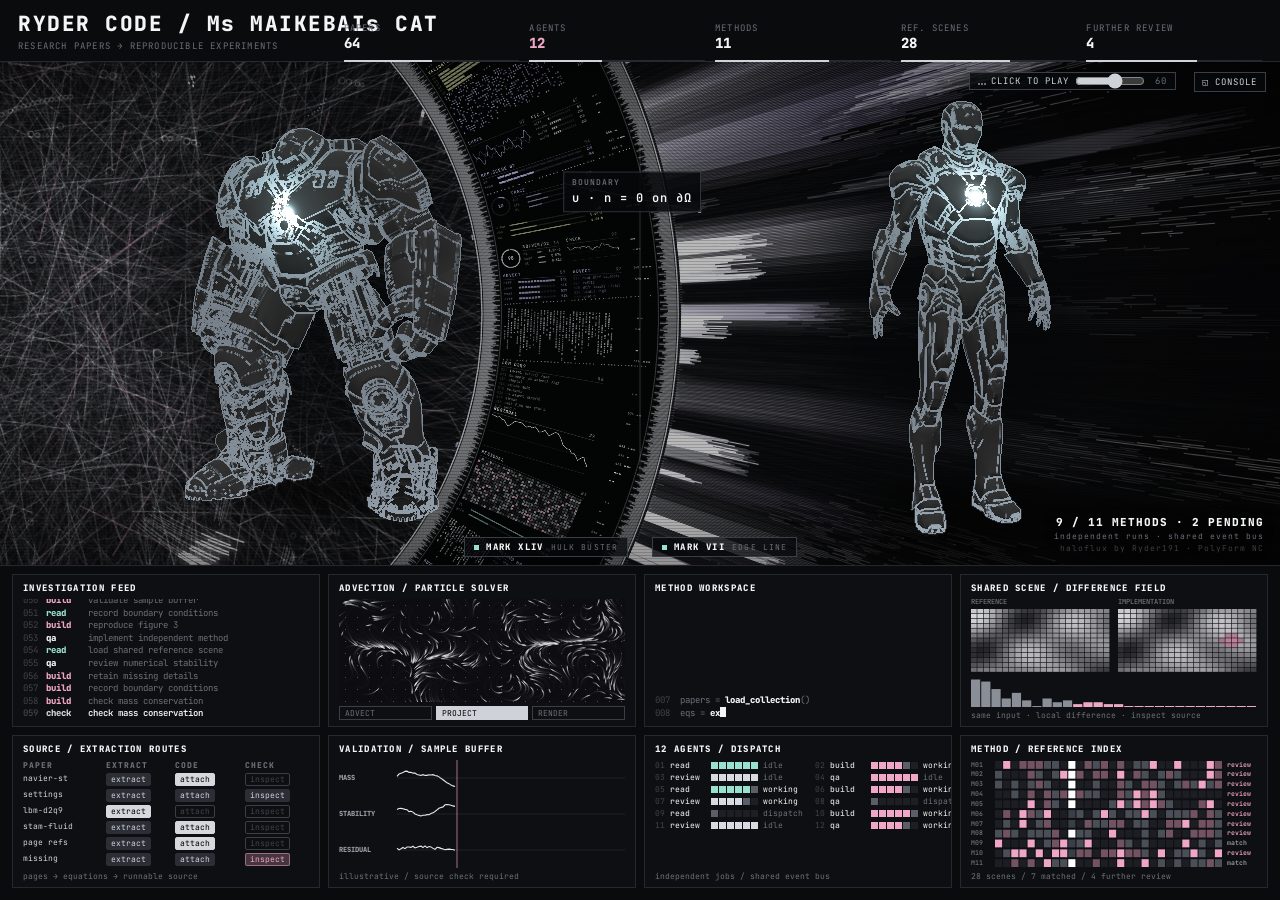
<file: mk7-console.html>
<!doctype html>
<!--
  MK VII Jarvis Console —— 基于 HALOFLUX Lab Console 的二创页面。
  HALOFLUX - Copyright (c) 2026 Ryder191 (RYDER CODE / Ms MAIKEBAIs CAT)
  https://github.com/Ryder191/haloflux · PolyForm Noncommercial License 1.0.0（仅限非商业用途）
  本页保留 HALOFLUX 原有控制台设计（头部 KPI / 舞台光环 / 底部面板），
  舞台左右两个展位各嵌一台装甲（mk7.html?embed=1 透明 iframe，均为 model/tiny 压缩模型）：
    左 · MARK XLIV HULK BUSTER（hulk+buster2_optimized.glb，宽体 → fit 放大取景距离）
    右 · MARK VII（irobny2_optimized.glb）
  两者都走「仅线条 + 素模」投影（line=1 & flat=1），保留自动旋转与线条流光。
-->
<html lang="zh-CN">
<head>
<meta charset="utf-8">
<meta name="viewport" content="width=device-width, initial-scale=1">
<title>MARK XLIV / MARK VII · Jarvis Console</title>
<link rel="preconnect" href="https://fonts.googleapis.com">
<link href="https://fonts.googleapis.com/css2?family=JetBrains+Mono:wght@400;600;800&display=swap" rel="stylesheet">
<style>
:root{
  --bg:#08090b; --panel:#0e0f12; --line:#25282e; --line2:#3a3e46;
  --text:#cfd2d8; --dim:#6b6f78; --faint:#3f434a; --white:#f4f5f7;
  --pink:#f0a6c6; --teal:#98e0cf;
}
*{box-sizing:border-box}
html,body{margin:0;height:100%;background:var(--bg);color:var(--text);font-family:"JetBrains Mono",Consolas,monospace;overflow:hidden}
.app{display:grid;grid-template-rows:auto minmax(0,1fr) auto;height:100vh}

/* ---------- header ---------- */
header{display:grid;grid-template-columns:minmax(240px,1.7fr) repeat(5,minmax(0,1fr));align-items:end;border-bottom:1px solid var(--line);padding:10px 18px 0;background:#0a0b0d}
.brand h1{white-space:nowrap;margin:0;font-size:21px;font-weight:800;letter-spacing:1.5px;color:var(--white)}
.brand p{margin:3px 0 9px;font-size:9px;color:var(--dim);letter-spacing:1.2px}
.kpi{padding:0 10px 9px;position:relative}
.kpi .k{font-size:9px;color:var(--dim);letter-spacing:1.2px}
.kpi .v{font-size:14px;font-weight:800;color:var(--white);font-variant-numeric:tabular-nums}
.kpi .v.pink{color:var(--pink)}
.kpi .seg{position:absolute;left:10px;right:0;bottom:-1px;height:2px;background:var(--line)}
.kpi .seg i{display:block;height:100%;background:var(--text);width:0;transition:width 1.2s ease}

/* ---------- stage ---------- */
.stage{position:relative;min-height:0;overflow:hidden}
#stage{position:absolute;inset:0;width:100%;height:100%;display:block}
.stage::after{content:"";position:absolute;inset:0;pointer-events:none;
  background:repeating-linear-gradient(0deg,rgba(0,0,0,.18) 0 1px,transparent 1px 3px),
             radial-gradient(ellipse at 40% 50%,transparent 55%,rgba(0,0,0,.55) 100%)}
.ov{position:absolute;font-size:9px;letter-spacing:1px;color:var(--text);pointer-events:none;z-index:2}
.chk{left:0;top:0;will-change:transform;background:rgba(8,9,11,.85);border:1px solid var(--line2);padding:5px 8px;transition:opacity .4s}
.chk b{display:block;font-size:8px;color:var(--dim);font-weight:600;margin-bottom:3px}
.chk span{font-size:12px;color:var(--white);font-weight:600;white-space:nowrap}
.console{top:10px;right:14px;border:1px solid var(--line2);padding:3px 8px;background:rgba(8,9,11,.8)}
.music{top:10px;right:104px;z-index:3;pointer-events:auto;display:flex;align-items:center;gap:6px;border:1px solid var(--line2);padding:2px 8px;background:rgba(8,9,11,.8);user-select:none}
.music .mbtn{cursor:pointer;display:flex;align-items:center;gap:5px}
.music:hover{border-color:#cfd2d8}
.music .mbtn:hover em{color:#fff}
.music em{font-style:normal;white-space:nowrap}
.music.on em{color:var(--white)}
.music.wait em{animation:bl 1s steps(1) infinite}
.music .eq{display:inline-flex;align-items:flex-end;gap:1px;height:8px}
.music .eq b{display:block;width:2px;height:2px;background:var(--dim)}
.music.on .eq b{background:var(--white);animation:eqb .9s ease-in-out infinite}
.music.on .eq b:nth-child(2){animation-delay:-.3s}
.music.on .eq b:nth-child(3){animation-delay:-.6s}
@keyframes eqb{0%,100%{height:2px}50%{height:8px}}
.music input[type=range]{width:70px;height:10px;margin:0;accent-color:#cfd2d8;cursor:pointer}
.music .mval{width:16px;text-align:right;color:var(--dim);font-variant-numeric:tabular-nums}
.status{right:16px;bottom:12px;text-align:right;text-shadow:0 1px 6px rgba(0,0,0,.92),0 0 12px rgba(0,0,0,.7)}
.status .big{font-size:11px;color:var(--white);font-weight:800}
.status .sm{color:var(--dim);font-size:8px;margin-top:2px}

/* ---------- 双装甲展位：左反浩克 / 右 MK VII（透明 iframe，纯线条） ---------- */
/* 舞台整体压暗一档：光环退为承载台，装甲才是主体 */
.stage > canvas#stage{filter:brightness(.72) saturate(.84)}
.rigs{position:absolute;inset:0;z-index:2;display:grid;grid-template-columns:1fr 1fr;pointer-events:none}
.rig{position:relative;margin:0;min-width:0;overflow:hidden}
/* 展位暗场：只罩住装甲轮廓所在的一段，光环在两侧和中缝继续透出 */
.rig::before{content:"";position:absolute;inset:0;z-index:0;pointer-events:none;
  background:radial-gradient(ellipse 31% 55% at 50% 46%,rgba(5,6,8,.88) 0%,rgba(5,6,8,.66) 44%,rgba(5,6,8,.22) 70%,transparent 88%)}
.rig iframe{position:absolute;inset:0;width:100%;height:100%;border:0;background:transparent;
  display:block;z-index:1;pointer-events:auto}
.rig iframe.loading{opacity:0}
.rig iframe.on{opacity:1;transition:opacity .9s ease}
/* 中缝：发丝分隔线，上下渐隐 */
.rigs::after{content:"";position:absolute;left:50%;top:7%;bottom:11%;width:1px;transform:translateX(-.5px);z-index:3;
  pointer-events:none;
  background:linear-gradient(180deg,transparent,rgba(207,210,216,.22) 16%,rgba(207,210,216,.22) 84%,transparent)}
.rig-tag{position:absolute;bottom:8px;z-index:3;
  display:flex;align-items:center;gap:7px;padding:3px 9px;border:1px solid var(--line2);
  background:rgba(8,9,11,.74);font-size:9px;letter-spacing:1.4px;white-space:nowrap;pointer-events:none}
/* 两个标签贴着中缝站：右侧展位被右下角状态块占满，只有中缝一带永远干净 */
.rig[data-side="l"] .rig-tag{right:12px}
.rig[data-side="r"] .rig-tag{left:12px}
.rig-tag i{width:5px;height:5px;display:block;background:var(--dim);animation:syn 1.1s steps(1) infinite}
.rig.ready .rig-tag i{animation:none;background:var(--teal)}
.rig-tag b{color:var(--white);font-weight:800}
.rig-tag span{color:var(--dim);font-size:8px;letter-spacing:1.1px}
@keyframes syn{50%{opacity:.15}}
/* 浮动标注牌浮在展位之上（装甲已移到两侧，不再压胸口） */
.chk{z-index:4}
/* 窄屏时右下角状态块会占满展位底部，标签直接收掉，避免叠字 */
@media (max-width:1150px){ .rig-tag{display:none} }

/* ---------- panels ---------- */
.panels{display:grid;grid-template-columns:repeat(4,minmax(0,1fr));gap:8px;padding:8px 12px 12px;border-top:1px solid var(--line);background:#0a0b0d}
.p{border:1px solid var(--line);background:var(--panel);padding:7px 10px 6px;height:clamp(118px,17vh,168px);display:flex;flex-direction:column;overflow:hidden;min-width:0}
.p h3{margin:0 0 5px;font-size:9px;font-weight:800;letter-spacing:1.3px;color:var(--white);white-space:nowrap}
.p .cap{margin-top:auto;font-size:8px;color:var(--dim);padding-top:3px;white-space:nowrap;overflow:hidden}
.p canvas{width:100%;flex:1;min-height:0;display:block}

.feed{flex:1;min-height:0;display:flex;flex-direction:column;justify-content:flex-end;font-size:9px;line-height:1.4;overflow:hidden}
.feed div{white-space:nowrap;color:var(--dim)}
.feed div:last-child{color:var(--white);font-weight:600}
.n{color:var(--faint);margin-right:8px}
.vb{display:inline-block;width:42px;font-weight:800}
.vb.build{color:var(--pink)} .vb.check{color:var(--text)} .vb.read{color:var(--teal)} .vb.qa{color:var(--white)}

.btns{display:flex;gap:4px;margin-top:4px}
.btns span{flex:1;font-size:8px;border:1px solid var(--line2);padding:1px 5px;color:var(--dim);transition:all .3s}
.btns span.on{background:#cfd2d8;color:#000;border-color:#cfd2d8}

.code{flex:1;min-height:0;font-size:9px;line-height:1.45;overflow:hidden;display:flex;flex-direction:column;justify-content:flex-end}
.code div{white-space:nowrap}
.code .ln{color:var(--faint);margin-right:10px}
.code .fn{color:var(--white);font-weight:800}
.code .op{color:var(--dim)}
.caret{display:inline-block;width:6px;height:10px;background:var(--white);vertical-align:-1px;animation:bl 1s steps(1) infinite}
@keyframes bl{50%{opacity:0}}

.routes{display:grid;grid-template-columns:1.2fr repeat(3,1fr);gap:3px 6px;font-size:8px;align-content:start}
.routes .h{color:var(--dim);font-weight:800;letter-spacing:1px}
.routes .nm{color:var(--text);white-space:nowrap;overflow:hidden}
.chip{display:inline-block;padding:0 4px;border:1px solid var(--line2);border-radius:2px;color:var(--faint);line-height:11px;transition:all .3s}
.chip.on{background:#d6d8dd;color:#000;border-color:#d6d8dd}
.chip.done{background:#2b2e34;color:var(--text);border-color:#2b2e34}
.chip.pk{background:rgba(240,166,198,.25);color:var(--pink);border-color:rgba(240,166,198,.5)}

.agents{display:grid;grid-template-columns:1fr 1fr;gap:2px 12px;font-size:8px;align-content:start}
.ag{display:flex;align-items:center;gap:5px;white-space:nowrap}
.ag .id{color:var(--faint)} .ag .rl{width:36px;color:var(--text);font-weight:600}
.ag .cells{display:flex;gap:1px}
.ag .cells i{width:7px;height:7px;background:#1d1f24}
.ag .st{color:var(--dim);overflow:hidden}
.ag .st.w{color:var(--white)}

@media (max-width:1000px){
  html,body{overflow:auto}
  .app{height:auto}
  .stage{height:62vh}
  header{grid-template-columns:repeat(3,minmax(0,1fr));gap:6px 0}
  .brand{grid-column:1/-1}
  .panels{grid-template-columns:repeat(2,minmax(0,1fr))}
  .p{height:150px}
}
@media (max-width:520px){
  header{padding:10px 16px 0}
  .panels{grid-template-columns:minmax(0,1fr);padding:8px 16px 16px}
}
</style>
</head>
<body>
<div class="app">
  <header>
    <div class="brand"><h1>RYDER CODE / Ms MAIKEBAIs CAT</h1><p>RESEARCH PAPERS → REPRODUCIBLE EXPERIMENTS</p></div>
    <div class="kpi"><div class="k">PAPERS</div><div class="v" id="k0">64</div><div class="seg"><i></i></div></div>
    <div class="kpi"><div class="k">AGENTS</div><div class="v pink" id="k1">12</div><div class="seg"><i></i></div></div>
    <div class="kpi"><div class="k">METHODS</div><div class="v" id="k2">11</div><div class="seg"><i></i></div></div>
    <div class="kpi"><div class="k">REF. SCENES</div><div class="v" id="k3">28</div><div class="seg"><i></i></div></div>
    <div class="kpi"><div class="k">FURTHER REVIEW</div><div class="v" id="k4">4</div><div class="seg"><i></i></div></div>
  </header>

  <div class="stage" id="stageWrap">
    <canvas id="stage"></canvas>
    <div class="rigs" id="rigs">
      <!-- 左：MARK XLIV 反浩克 · 右：MARK VII。均用 model/tiny 压缩模型 + 仅线条投影。
           fit 按模型宽深比给：反浩克是宽体，取景距离要 ×1.22 才不被裁切。 -->
      <figure class="rig" data-side="l">
        <iframe class="rig-frame loading" scrolling="no" tabindex="-1"
                src="mk7.html?embed=1&amp;line=1&amp;flat=1&amp;auto=1&amp;rot=-24&amp;fit=1.22&amp;model=model/tiny/hulk%2Bbuster2_optimized.glb"
                title="MARK XLIV HULK BUSTER 结构线稿装甲"></iframe>
        <figcaption class="rig-tag"><i></i><b>MARK XLIV</b><span>HULK BUSTER</span></figcaption>
      </figure>
      <figure class="rig" data-side="r">
        <iframe class="rig-frame loading" scrolling="no" tabindex="-1"
                src="mk7.html?embed=1&amp;line=1&amp;flat=1&amp;auto=1&amp;rot=26&amp;fit=1.06&amp;model=model/tiny/irobny2_optimized.glb"
                title="MARK VII 结构线稿装甲"></iframe>
        <figcaption class="rig-tag"><i></i><b>MARK VII</b><span>EDGE LINE</span></figcaption>
      </figure>
    </div>
    <div class="ov console">◱ CONSOLE</div>
    <div class="ov music" id="bgm">
      <span class="mbtn" id="bgmBtn" title="开/关背景音乐（M 键）"><i class="eq"><b></b><b></b><b></b></i><em id="bgmTxt">BGM OFF</em></span>
      <input type="range" id="bgmVol" min="0" max="100" step="1" value="60" title="音量">
      <span class="mval" id="bgmVal">60</span>
    </div>
    <audio id="bgmAudio" data-src="haloflux/audio/sw421k.mp3" loop preload="auto" playsinline></audio>
    <div class="ov chk" id="chk"><b id="chkK">STABILITY CHECK</b><span id="chkV">CFL = |u| Δt / Δx</span></div>
    <div class="ov status"><div class="big" id="stBig">7 / 11 METHODS · 4 PENDING</div><div class="sm">independent runs · shared event bus</div>
      <div class="sm" style="opacity:.55">haloflux by Ryder191 · PolyForm NC</div></div>
  </div>

  <section class="panels">
    <div class="p"><h3>INVESTIGATION FEED</h3><div class="feed" id="feed"></div></div>
    <div class="p"><h3>ADVECTION / PARTICLE SOLVER</h3><canvas id="cAdv"></canvas>
      <div class="btns" id="advBtns"><span class="on">ADVECT</span><span>PROJECT</span><span>RENDER</span></div></div>
    <div class="p"><h3>METHOD WORKSPACE</h3><div class="code" id="code"></div></div>
    <div class="p"><h3>SHARED SCENE / DIFFERENCE FIELD</h3><canvas id="cDiff"></canvas><div class="cap">same input · local difference · inspect source</div></div>
    <div class="p"><h3>SOURCE / EXTRACTION ROUTES</h3><div class="routes" id="routes"></div><div class="cap">pages → equations → runnable source</div></div>
    <div class="p"><h3>VALIDATION / SAMPLE BUFFER</h3><canvas id="cVal"></canvas><div class="cap">illustrative / source check required</div></div>
    <div class="p"><h3>12 AGENTS / DISPATCH</h3><div class="agents" id="agents"></div><div class="cap">independent jobs / shared event bus</div></div>
    <div class="p"><h3>METHOD / REFERENCE INDEX</h3><canvas id="cIdx"></canvas><div class="cap">28 scenes / 7 matched / 4 further review</div></div>
  </section>
</div>

<script>
const TAU = Math.PI * 2, rnd = Math.random;
const rr = (a, b) => a + rnd() * (b - a);
const pick = a => a[(rnd() * a.length) | 0];
const gauss = () => (rnd() + rnd() + rnd() - 1.5) / 1.5;
let DPR = Math.min(window.devicePixelRatio || 1, 1.25);   // 舞台是柔光图形，1.25x 足够
const FONT = '"JetBrains Mono",Consolas,monospace';

function mk(w, h) {
  const c = document.createElement('canvas');
  c.width = Math.max(1, Math.ceil(w * DPR)); c.height = Math.max(1, Math.ceil(h * DPR));
  c.x = c.getContext('2d'); c.x.setTransform(DPR, 0, 0, DPR, 0, 0);
  return c;
}
function fit(c) {
  const r = c.getBoundingClientRect();
  c.width = Math.max(1, Math.round(r.width * DPR)); c.height = Math.max(1, Math.round(r.height * DPR));
  const x = c.getContext('2d'); x.setTransform(DPR, 0, 0, DPR, 0, 0);
  c.w = r.width; c.h = r.height; c.x = x;
  return c;
}

/* =========================================================
   MAIN STAGE
   ========================================================= */
const stage = document.getElementById('stage'); let S = stage.getContext('2d'); const S_MAIN = S;
let W, H, cx, cy, R, RO, RMAX, thV, thS;
let webBase, webLayers = [], layerEnv = [0, 0, 0], trailC, glowC, laneC;
let curves = [], runners = [], comets = [], cards = [], wedges = [], pulses = [];
let webRot = 0, ringRot = 0, ringVel = 0, OSTEP = 0.0038;
const GS = 3; // glow buffer downscale
const FS = 0.5; let farC; // far-layer buffer (depth of field)
const HAS_FILTER = 'filter' in S;
const easeIO = t => t < 0.5 ? 4 * t * t * t : 1 - Math.pow(-2 * t + 2, 3) / 2;
const easeO = t => 1 - Math.pow(1 - t, 3);

/* ---------- live configuration (driven by the console) ---------- */
// [key, label, min, max, step, group, rebuild]
const PARAMS = [
  ['tempo', '整体节拍速度', 0.4, 2.5, 0.05, '全局'],
  ['camera', '自动运镜 (0关 1开)', 0, 1, 1, '全局'],
  ['camZoom', '运镜推近幅度', 0, 2, 0.05, '全局'],
  ['glow', '柔光层强度', 0, 1.5, 0.05, '全局'],
  ['scan', '扫描线 (0关 1开)', 0, 1, 1, '全局'],

  ['ringSpeed', '圆环转动幅度/速度', 0, 3, 0.05, '圆环'],
  ['ringPause', '圆环停顿时长', 0, 3, 0.05, '圆环'],
  ['ringWidth', '环带厚度', 0.6, 1.6, 0.02, '圆环', 'resize'],
  ['rimBright', '内外缘细线亮度', 0, 2, 0.05, '圆环'],
  ['rimWidth', '内外缘细线带宽度', 0.3, 2.5, 0.05, '圆环', 'slots'],
  ['dataFlicker', '数据块刷新/闪烁', 0, 4, 0.1, '圆环'],

  ['webBright', '底层网线亮度', 0.1, 3, 0.05, '圈内', 'web'],
  ['webPulseBase', '网线闪烁层基础亮度', 0, 1, 0.02, '圈内'],
  ['webPulseAmp', '网线闪烁层节拍亮度', 0, 1, 0.02, '圈内'],
  ['webSpin', '网线整体转速', 0, 5, 0.1, '圈内'],
  ['runnerCount', '单独亮线 数量', 0, 900, 1, '圈内'],
  ['runnerBright', '单独亮线 亮度', 0, 2, 0.05, '圈内'],
  ['runnerWidth', '单独亮线 粗细', 0.3, 3, 0.05, '圈内'],
  ['runnerSpeed', '单独亮线 速度', 0.1, 4, 0.05, '圈内'],
  ['runnerVariety', '单独亮线 速度差异', 0, 1, 0.05, '圈内'],
  ['cometPerBeat', '成组光束 每拍数量', 0, 6, 0.1, '圈内'],
  ['cometBurst', '成组光束 重拍爆发数', 0, 12, 0.5, '圈内'],
  ['cometTrickle', '成组光束 拍间零星(每秒)', 0, 6, 0.1, '圈内'],
  ['cometLines', '成组光束 每组线数', 0.3, 3, 0.05, '圈内'],
  ['cometWidth', '成组光束 宽度', 0.3, 3, 0.05, '圈内'],
  ['cometBright', '成组光束 亮度', 0.1, 2.5, 0.05, '圈内'],
  ['cometGlow', '成组光束 柔光', 0, 3, 0.05, '圈内'],
  ['cometSpeed', '成组光束 速度', 0.3, 3, 0.05, '圈内'],
  ['cometFollow', '成组光束 跟随圆环 (0/1)', 0, 1, 1, '圈内'],

  ['beamBright', '伸缩光束 亮度', 0, 2.5, 0.05, '环外'],
  ['beamLen', '伸缩光束 长度', 0.2, 1.8, 0.05, '环外'],
  ['beamWidth', '伸缩光束 线粗细', 0.3, 3, 0.05, '环外'],
  ['beamBounce', '回弹波浪层 强度', 0, 2, 0.05, '环外'],
  ['beamGlow', '伸缩光束 柔光', 0, 6, 0.1, '环外'],
  ['dashBright', '流动短线 亮度', 0, 2, 0.05, '环外'],
  ['hazeCount', '宽光带 数量', 0, 30, 1, '环外'],
  ['hazeBright', '宽光带 亮度', 0, 3, 0.05, '环外'],
  ['flyerCount', '飞出流线(单独) 数量', 0, 3, 0.05, '环外', 'flyers'],
  ['flyerBright', '飞出流线(单独) 亮度', 0, 3, 0.05, '环外'],
  ['flyerWidth', '飞出流线 粗细', 0.3, 3, 0.05, '环外'],
  ['flyerSpeed', '飞出流线 速度', 0.2, 3, 0.05, '环外'],
  ['burstRate', '飞出流线(成组) 频率', 0, 5, 0.1, '环外'],
  ['burstSize', '飞出流线(成组) 每组数量', 0.2, 3, 0.05, '环外'],
  ['burstBright', '飞出流线(成组) 亮度', 0, 2.5, 0.05, '环外'],
  ['flareRate', '根部闪光 频率', 0, 5, 0.1, '环外'],
  ['flareBright', '根部闪光 亮度', 0, 2, 0.05, '环外'],
  ['rimDensity', '内外缘细线 密度', 0.3, 3, 0.05, '圆环'],
  ['depthBlur', '远景虚化 (环外远层)', 0, 5, 0.1, '空间层次'],
  ['depthDim', '远景亮度', 0, 1.5, 0.05, '空间层次'],
  ['webBlur', '圈内底层虚化', 0, 4, 0.1, '空间层次', 'web'],
  ['parallax', '视差 (运镜时远近错位)', 0, 1.5, 0.05, '空间层次'],
  ['bokeh', '前景光斑 数量', 0, 80, 1, '空间层次'],
  ['bokehBright', '前景光斑 亮度', 0, 3, 0.05, '空间层次'],
  ['atmos', '空间雾气', 0, 3, 0.05, '空间层次'],
  ['ringShadow', '圆环遮挡阴影', 0, 2, 0.05, '空间层次'],
  ['vignette', '暗角', 0, 1.5, 0.05, '空间层次'],
];
const BASE = {
  tempo: 1, camera: 1, camZoom: 1, glow: 1, scan: 1,
  ringSpeed: 1, ringPause: 1, ringWidth: 1, rimBright: 1, rimWidth: 1, dataFlicker: 1,
  webBright: 1, webPulseBase: 0.15, webPulseAmp: 0.85, webSpin: 1,
  runnerCount: 336, runnerBright: 1, runnerWidth: 1, runnerSpeed: 1, runnerVariety: 1,
  cometPerBeat: 1.1, cometBurst: 4, cometTrickle: 0, cometLines: 1, cometWidth: 1, cometBright: 1, cometGlow: 1.1, cometSpeed: 1, cometFollow: 0,
  beamBright: 1, beamBounce: 1, beamLen: 1, beamWidth: 1, beamGlow: 1, dashBright: 1, hazeCount: 8, hazeBright: 1,
  flyerCount: 1, flyerBright: 1, flyerWidth: 1, flyerSpeed: 1, burstRate: 1, burstSize: 1, burstBright: 1, flareRate: 1, flareBright: 1,
  rimDensity: 1, depthBlur: 1.4, depthDim: 0.9, webBlur: 0.7, parallax: 0.6, bokeh: 16, bokehBright: 1, atmos: 1, ringShadow: 1, vignette: 0.7,
};
const PRESETS = {
  A: { ...BASE, webBright: 1.25, webPulseBase: 0.3, webPulseAmp: 0.4, runnerCount: 45, runnerVariety: 0,
       cometPerBeat: 2.5, cometBurst: 5, cometTrickle: 1.6, cometFollow: 1, cometGlow: 0.85 },
  B: { ...BASE },
};
// 你的默认效果：把控制台「导出」的 values 粘贴进来替换 null，发给任何电脑打开都会默认使用它
const BAKED_MINE = {tempo: 2.5, camera: 1, camZoom: 1, glow: 1.1, scan: 1, ringSpeed: 3, ringPause: 1.2, ringWidth: 1.3, rimBright: 1.8, rimWidth: 1.3, dataFlicker: 1, webBright: 0.9, webPulseBase: 0.1, webPulseAmp: 0.8, webSpin: 1, runnerCount: 788, runnerBright: 0.5, runnerWidth: 1, runnerSpeed: 0.6, runnerVariety: 0.4, cometPerBeat: 2.3, cometBurst: 9, cometTrickle: 1.5, cometLines: 1, cometWidth: 1, cometBright: 1, cometGlow: 1.1, cometSpeed: 0.8, cometFollow: 1, beamBright: 1.8, beamLen: 1.8, beamWidth: 0.7, beamBounce: 2, beamGlow: 3.5, dashBright: 1.9, hazeCount: 22, hazeBright: 1.5, flyerCount: 3, flyerBright: 3, flyerWidth: 1.4, flyerSpeed: 2.2, burstRate: 3.5, burstSize: 3, burstBright: 2.5, flareRate: 3.5, flareBright: 2, rimDensity: 1.2, depthBlur: 0, depthDim: 0.1, webBlur: 0, parallax: 0, bokeh: 0, bokehBright: 0, atmos: 0, ringShadow: 0, vignette: 0};   // 2026-10-21 定稿默认
if (BAKED_MINE) PRESETS.MINE = { ...BASE, ...BAKED_MINE };
const C = { ...(PRESETS.MINE || PRESETS.B) };
// 本页的专用参数在 initCfg() 之后统一覆盖（见文件末尾 tuneForArmor）
const zf = z => 1 + (z - 1) * C.camZoom;

const TOK = ['load_collection()', 'extract_eq', '∂u/∂t', 'rho', 'grad(p)', 'dt=1e-3', 'assert', 'residual', 'solve()',
  'mesh', 'bc.apply', 'flux', 'CFL', '0.0041', 'ok', 'PASS', 'ref#12', 'scene_07', 'u_star', 'div(u)', 'proj', 'advect',
  'step++', 'tol', '1.2e-6', 'kernel', 'paper[37]', 'eq.(4)', 'fig.3', 'table2', 'nu=0.01', 'v_x', 'omega', 'bounce',
  'f_eq', 'stream', 'collide', 'Re=100', 'check', '>>>', 'match', 'diff', 'L2', 'grid64', 'cfg', 'seed=7'];

/* ---------- rhythm: an uneven beat clock drives everything ---------- */
const PATTERN = [0.5, 0.25, 0.25, 0.5, 0.5, 0.75, 0.25, 0.25, 0.25, 1.0];
let beatT = 0.4, beatI = 0, sinceBeat = 9, beatN = 0, env = 0;
function updateBeat(dt) {
  beatT -= dt; sinceBeat += dt;
  if (beatT <= 0) { beatT += PATTERN[beatI++ % PATTERN.length] * 0.92 / C.tempo; sinceBeat = 0; beatN++; onBeat(); }
  env = Math.exp(-sinceBeat * 4.5);
}
function onBeat() {
  // ring: kick every other beat → stepped, fast rotation
  if (rot.t >= rot.dur && rot.hold <= 0) ringMove();
  // comets come in bursts
  const n = Math.round((beatN % 4 === 0 ? C.cometBurst : C.cometPerBeat) * rr(0.6, 1.4));
  for (let i = 0; i < n; i++) setTimeout(spawnComet, i * rr(30, 90));
  // web layers shimmer
  layerEnv[(rnd() * 3) | 0] = 1;
  if (beatN % 4 === 0) layerEnv = layerEnv.map(() => rr(0.6, 1));
  // outer: travelling wave + random wedge hits
  const dir = rnd() < 0.5 ? 1 : -1, big = beatN % 8 === 0;
  pulses.push({ c: dir > 0 ? -thS - 0.15 : thS + 0.15, v: dir * rr(0.7, 1.6) * (big ? 0.7 : 1), w: big ? rr(0.25, 0.4) : rr(0.05, 0.16), amp: big ? 1 : rr(0.45, 0.9), life: rr(1.2, 2.0), L: 0 });
  pulses.forEach(p => p.L || (p.L = p.life));
  onBeatOuter();
  // ring cards
  for (let i = 0; i < Math.round(6 * C.dataFlicker); i++) pick(slots).c = null;
  for (let i = 0; i < Math.round(2 * C.dataFlicker); i++) pick(slots).flash = rr(0.35, 0.7);
}

/* ---------- camera: automatic push-in / pull-out shots ---------- */
const cam = { x: 0, y: 0, z: 1 };
let shots = [], shotI = 0, shotT = 0, camPhase = 'hold', camFrom = null;
function buildShots() {
  const P = (a, r) => ({ x: cx + Math.cos(a) * r, y: cy + Math.sin(a) * r });
  const mid = (R + RO) / 2;
  shots = [
    { x: W / 2, y: H / 2, z: 1, hold: 4.5 },
    { ...P(-thS * 0.45, mid), z: 2.3, hold: 3.4 },
    { ...P(0.04, RO + (RMAX - RO) * 0.3), z: 1.6, hold: 3.2 },
    { x: W / 2, y: H / 2, z: 1, hold: 3.0 },
    { ...P(0.22, R * 0.8), z: 1.9, hold: 3.4 },
    { ...P(thS * 0.5, mid + 10), z: 2.8, hold: 3.0 },
    { ...P(-0.12, RO + 40), z: 1.35, hold: 3.2 },
  ];
  shotI = 0; shotT = 0; camPhase = 'hold';
  Object.assign(cam, shots[0]);
}
function clampCam() {
  const hw = W / (2 * cam.z), hh = H / (2 * cam.z);
  cam.x = Math.max(hw, Math.min(W - hw, cam.x));
  cam.y = Math.max(hh, Math.min(H - hh, cam.y));
}
function updateCam(dt) {
  if (!C.camera) { cam.x = W / 2; cam.y = H / 2; cam.z = 1; return; }
  shotT += dt;
  const cur = shots[shotI], nxt = shots[(shotI + 1) % shots.length];
  if (camPhase === 'hold') {
    const k = shotT / cur.hold;
    cam.x = cur.x; cam.y = cur.y + (cur.z > 1 ? Math.sin(k * Math.PI) * 6 : 0);
    cam.z = zf(cur.z) * (1 + 0.05 * k * C.camZoom);            // slow creep while holding
    if (shotT >= cur.hold) { camPhase = 'move'; shotT = 0; camFrom = { ...cam }; }
  } else {
    const dur = 2.2, e = easeIO(Math.min(1, shotT / dur));
    const lz = Math.log(camFrom.z) + (Math.log(zf(nxt.z)) - Math.log(camFrom.z)) * e;
    let z = Math.exp(lz);
    if (camFrom.z > 1.2 && zf(nxt.z) > 1.2) z *= 1 - 0.4 * Math.sin(Math.PI * e); // pull out between two close-ups
    cam.z = Math.max(1, z);
    cam.x = camFrom.x + (nxt.x - camFrom.x) * e;
    cam.y = camFrom.y + (nxt.y - camFrom.y) * e;
    if (shotT >= dur) { shotI = (shotI + 1) % shots.length; camPhase = 'hold'; shotT = 0; }
  }
  clampCam();
}
function camT(ctx, d) { ctx.setTransform(d * cam.z, 0, 0, d * cam.z, d * (W / 2 - cam.x * cam.z), d * (H / 2 - cam.y * cam.z)); }
function camTk(ctx, d, k) {
  const z = 1 + (cam.z - 1) * k, x = W / 2 + (cam.x - W / 2) * k, y = H / 2 + (cam.y - H / 2) * k;
  ctx.setTransform(d * z, 0, 0, d * z, d * (W / 2 - x * z), d * (H / 2 - y * z));
}
const toScreen = (x, y) => ({ x: (x - cam.x) * cam.z + W / 2, y: (y - cam.y) * cam.z + H / 2 });

/* ---------- setup ---------- */
function mkd(w, h, d) {
  const c = document.createElement('canvas');
  c.width = Math.max(1, Math.ceil(w * d)); c.height = Math.max(1, Math.ceil(h * d));
  c.x = c.getContext('2d'); c.x.setTransform(d, 0, 0, d, 0, 0); return c;
}
function resizeStage() {
  const r = stage.getBoundingClientRect();
  W = r.width; H = r.height;
  stage.width = W * DPR; stage.height = H * DPR;
  cx = W * 0.07; cy = H * 0.5;
  R = Math.max(H * 0.78, W * 0.30);
  RO = R + Math.max(90, Math.min(240, H * 0.3, W * 0.13)) * C.ringWidth;
  RMAX = Math.hypot(W - cx, H / 2) + 60;
  thV = Math.asin(Math.min(1, (H / 2 + 60) / R));
  thS = Math.asin(Math.min(1, (H / 2 + 40) / RO));
  buildWeb(); buildLanes(); buildCards(); buildOuter();
  trailC = mkd(2 * R + 4, 2 * R + 4, Math.min(DPR, 1.5));
  farC = document.createElement('canvas'); farC.width = Math.ceil(W * FS); farC.height = Math.ceil(H * FS); farC.x = farC.getContext('2d');
  glowC = document.createElement('canvas');
  glowC.width = Math.ceil(W / GS); glowC.height = Math.ceil(H / GS); glowC.x = glowC.getContext('2d');
  runners = []; for (let i = 0; i < C.runnerCount; i++) runners.push(newRunner(true));
  comets = []; pulses = [];
  buildShots();
}

/* ---------- inner web ---------- */
function buildWeb() {
  const size = 2 * R + 4, d = Math.min(DPR, 1.5);
  webBase = mkd(size, size, d);
  webLayers = [0, 1, 2].map(() => mkd(size, size, d));
  const all = [webBase, ...webLayers];
  all.forEach(c => c.x.translate(R + 2, R + 2));
  const b = webBase.x;
  b.beginPath(); b.arc(0, 0, R, 0, TAU);
  const g = b.createRadialGradient(0, 0, R * 0.2, 0, 0, R);
  g.addColorStop(0, '#111215'); g.addColorStop(1, '#0c0d0f');
  b.fillStyle = g; b.fill();
  all.forEach(c => { c.x.save(); c.x.beginPath(); c.x.arc(0, 0, R, 0, TAU); c.x.clip(); });
  curves = [];
  const N = Math.min(2600, Math.round(1000 + (W * H) / 800));
  for (let i = 0; i < N; i++) {
    const a1 = rnd() * TAU, a2 = a1 + rr(0.6, Math.PI * 1.4);
    const p0 = { x: Math.cos(a1) * R, y: Math.sin(a1) * R };
    const p1 = { x: Math.cos(a2) * R, y: Math.sin(a2) * R };
    const cr = Math.sqrt(rnd()) * R * 0.9, ca = rnd() * TAU;
    const c = { x: Math.cos(ca) * cr, y: Math.sin(ca) * cr };
    curves.push({ p0, c, p1 });
    const layer = rnd() < 0.7 ? -1 : (rnd() * 3) | 0;
    const x = layer < 0 ? b : webLayers[layer].x;
    const al = Math.min(1, (layer < 0 ? 0.03 + Math.pow(rnd(), 3) * 0.28 : 0.08 + Math.pow(rnd(), 2) * 0.35) * C.webBright);
    const k = rnd();
    x.strokeStyle = k < 0.05 ? `rgba(240,166,198,${al})` : k < 0.1 ? `rgba(180,170,235,${al})` : `rgba(228,231,238,${al})`;
    x.lineWidth = rr(0.4, 1.1);
    x.beginPath(); x.moveTo(p0.x, p0.y); x.quadraticCurveTo(c.x, c.y, p1.x, p1.y); x.stroke();
  }
  // node markers
  b.font = `6px ${FONT}`; b.textBaseline = 'middle';
  for (let i = 0; i < 70; i++) {
    const rr_ = Math.sqrt(rnd()) * R * 0.92, a = rnd() * TAU;
    const px = Math.cos(a) * rr_, py = Math.sin(a) * rr_, s = rr(2, 4.5);
    b.strokeStyle = `rgba(235,238,244,${rr(0.35, 0.8)})`; b.lineWidth = 0.8;
    b.beginPath(); b.arc(px, py, s, 0, TAU); b.stroke();
    if (rnd() < 0.4) { b.beginPath(); b.arc(px + s * 2.2, py, s * 0.8, 0, TAU); b.stroke(); }
    if (rnd() < 0.35) { b.fillStyle = 'rgba(200,204,212,.5)'; b.fillText('n' + ((rnd() * 99) | 0), px + 7, py); }
  }
  // dotted chains of small rings (as in the original)
  for (let k = 0; k < 3; k++) {
    const rad = R * rr(0.45, 0.85), a0 = rr(0, TAU), cnt = 22 + (rnd() * 14 | 0);
    b.strokeStyle = 'rgba(235,238,244,.55)'; b.lineWidth = 0.8;
    for (let i = 0; i < cnt; i++) { const a = a0 + i * 0.022; b.beginPath(); b.arc(Math.cos(a) * rad, Math.sin(a) * rad, 2.2, 0, TAU); b.stroke(); }
  }
  all.forEach(c => c.x.restore());
  if (HAS_FILTER && C.webBlur > 0) {
    all.forEach((c, i) => {
      const orig = document.createElement('canvas'); orig.width = c.width; orig.height = c.height; orig.getContext('2d').drawImage(c, 0, 0);
      const x = c.x; x.save(); x.setTransform(1, 0, 0, 1, 0, 0); x.clearRect(0, 0, c.width, c.height);
      x.filter = `blur(${(i ? 0.5 : 1) * C.webBlur * d}px)`; x.drawImage(orig, 0, 0); x.filter = 'none';
      x.globalAlpha = Math.max(0.15, 1 - C.webBlur * 0.3); x.drawImage(orig, 0, 0); x.restore();
    });
  }
}
const qpt = (cv, t) => {
  const u = 1 - t;
  return { x: u * u * cv.p0.x + 2 * u * t * cv.c.x + t * t * cv.p1.x, y: u * u * cv.p0.y + 2 * u * t * cv.c.y + t * t * cv.p1.y };
};
function newRunner(init) {
  const cv = pick(curves), t = init ? rnd() : 0, p = qpt(cv, t);
  // mixed speed personalities so lone lines never move in lockstep
  const k = rnd(); let mode, sp;
  if (rnd() > C.runnerVariety) { mode = 1; sp = rr(0.12, 0.38); }   // uniform (version A style)
  else if (k < 0.3) { mode = 0; sp = rr(0.15, 0.28); }        // steady, ignores the beat
  else if (k < 0.65) { mode = 1; sp = rr(0.1, 0.3); }    // surges on the beat
  else if (k < 0.8) { mode = 0; sp = rr(0.04, 0.08); }   // slow drift
  else if (k < 0.92) { mode = 0; sp = rr(0.5, 0.85); }   // fast streak
  else { mode = 2; sp = rr(0.06, 0.12); }                 // accelerates along its path
  return { cv, t, sp, mode, px: p.x, py: p.y, b: rnd() < 0.1 };
}

/* ---------- comets: short bright bundles sweeping with ease-in-out ---------- */
function spawnComet() {
  const lines = [], n = Math.max(2, Math.round((8 + (rnd() * 12 | 0)) * C.cometLines));
  if (rnd() < 0.6) {
    // concentric arc bundle hugging the ring
    const rad = R * rr(0.55, 0.9), a0 = rr(-thV, thV) * 0.85, span = rr(0.35, 0.9) * (rnd() < 0.5 ? -1 : 1), gap = rr(2.6, 4.4) * C.cometWidth;
    for (let k = 0; k < n; k++) lines.push({ arc: true, r: rad - k * gap + gauss() * 0.6, a0: a0 + gauss() * 0.01, span });
  } else {
    // converging bundle: inner point → ring edge
    const ang = rr(-thV, thV) * 0.8, oa = ang + rr(-1.3, 1.3), orad = R * rr(0.25, 0.75);
    const o = { x: Math.cos(oa) * orad, y: Math.sin(oa) * orad };
    const spread = rr(0.08, 0.25) * C.cometWidth, bend = rr(0.2, 0.5) * (rnd() < 0.5 ? -1 : 1);
    for (let i = 0; i < n; i++) {
      const ta = ang + (i / n - 0.5) * spread;
      const p1 = { x: Math.cos(ta) * (R - 2), y: Math.sin(ta) * (R - 2) };
      const p0 = { x: o.x + gauss() * 10, y: o.y + gauss() * 10 };
      const mx = (p0.x + p1.x) / 2, my = (p0.y + p1.y) / 2, dx = p1.x - p0.x, dy = p1.y - p0.y;
      lines.push({ p0, c: { x: mx - dy * bend + gauss() * 8, y: my + dx * bend + gauss() * 8 }, p1 });
    }
  }
  comets.push({ lines, life: 0, hit: false, rot0: ringRot, dur: rr(0.4, 0.85) / C.cometSpeed, win: rr(0.22, 0.4), glow: rnd() < 0.4, tint: rnd() < 0.15 });
}
const cpt = (l, t) => { if (!l.arc) return qpt(l, t); const r = l.r + (R - 2 - l.r) * t * t, a = l.a0 + l.span * t; return { x: Math.cos(a) * r, y: Math.sin(a) * r }; };
function strokeComet(ctx, c, t0, t1, steps) {
  ctx.beginPath();
  for (const l of c.lines) for (let s = 0; s <= steps; s++) {
    const p = cpt(l, t0 + (t1 - t0) * (s / steps));
    s ? ctx.lineTo(p.x, p.y) : ctx.moveTo(p.x, p.y);
  }
  ctx.stroke();
}

/* ---------- outer: stacked, constantly changing layers ----------
   L0 haze bands (translucent wide wedges, additive, short lifecycles)
   L1 far strands (thin, dim, slower rotation → parallax)
   L2 main strands (dense, ring-attached, staircase tips + flowing dashes)
   L3 root flares (bright white blocks at the ring edge, glow)          */
let GR = {}, strandLayers = [], hazes = [], flares = [];
const HAZE_COL = ['196,180,252', '242,242,252', '190,222,222'];
const clamp = (v, a, b) => Math.max(a, Math.min(b, v));
const normA = a => ((a + Math.PI) % TAU + TAU) % TAU - Math.PI;
function makeProfile(n) {
  const prof = []; let v = rr(0.45, 1), run = 0;
  for (let k = 0; k < n; k++) {
    if (run-- <= 0) { v = clamp(v + gauss() * 0.4, 0.22, 1); run = 2 + (rnd() * 5 | 0); }
    prof.push(clamp(v + gauss() * 0.07, 0.18, 1));
  }
  return prof;
}
function makeStrandLayer(stepDeg, rotK, lumK, lw, lenK, solidK, cover, nMin, nMax, brightP, dyn = 'soft') {
  const step = stepDeg * Math.PI / 180, nb = Math.floor(TAU / step), ws = [];
  const count = Math.round(nb * cover / ((nMin + nMax) / 2));
  for (let j = 0; j < count; j++) {
    const n = nMin + (rnd() * (nMax - nMin) | 0), bright = rnd() < brightP;
    ws.push({
      i0: (rnd() * nb) | 0, n, base: rr(0.35, 1), len: rr(0.1, 0.5), kick: 0,
      ph: rnd() * TAU, ph2: rnd() * TAU, f1: rr(0.22, 0.6), f2: rr(0.8, 1.7),
      lum: bright ? rr(0.75, 1) : rr(0.16, 0.55), tint: rnd() < 0.5 ? 1 : 0,
      lwK: rnd() < 0.2 ? rr(1.35, 2.1) : rr(0.6, 1.15), lenS: rr(0.6, 1.25),
      prof: makeProfile(n), pf: Array.from({ length: n }, () => rr(1, 4)), pp: Array.from({ length: n }, () => rnd() * TAU),
      ds: Array.from({ length: n }, () => rnd()), dsp: rr(0.7, 1.8), flow: 0
    });
  }
  return { step, rotK, lumK, lw, lenK, solidK, wedges: ws, off: rnd() * TAU, dyn };
}
function buildOuter() {
  strandLayers = [
    //               step  rotK  lumK  lw    lenK  solidK cover nMin nMax brightP
    makeStrandLayer(0.22, 0.45, 0.30, 0.55, 1.15, 0.9,  1.1,  20,  90, 0.2),   // far: faint, thin, slow
    makeStrandLayer(0.16, 0.75, 0.58, 0.8,  1.05, 0.7,  0.9,  14,  70, 0.28),  // mid
    makeStrandLayer(0.12, 1.0,  1.0,  1.0,  1.0,  0.5,  0.75, 12,  60, 0.32),  // main (dashes + tips)
    makeStrandLayer(0.45, 1.0,  0.5,  1.8,  0.8,  0.6,  0.35, 4,   16, 0.3),   // near: few thick strokes
    makeStrandLayer(0.12, 1.0,  0.85, 1.0,  1.0,  0.5,  0.55, 14,  70, 0.32, 'bounce'),  // v4 wave / rebound layer
  ];
  wedges = strandLayers[2].wedges.concat(strandLayers[4].wedges);
  hazes = []; flares = [];
  GR = {};
  const mkG = (stops, r1) => { const g = S.createRadialGradient(cx, cy, RO, cx, cy, r1); stops.forEach(s => g.addColorStop(s[0], s[1])); return g; };
  GR.s0 = mkG([[0, 'rgba(248,248,255,1)'], [0.35, 'rgba(228,226,242,.8)'], [1, 'rgba(190,190,214,.3)']], RMAX * 0.95);
  GR.s2 = mkG([[0, 'rgba(225,245,242,1)'], [0.3, 'rgba(176,214,210,.8)'], [1, 'rgba(140,180,186,.3)']], RMAX * 0.95);
  GR.s1 = mkG([[0, 'rgba(240,236,255,1)'], [0.3, 'rgba(196,182,244,.82)'], [1, 'rgba(160,140,228,.3)']], RMAX * 0.95);
  // haze tints: lavender / pale white / grey-teal
  GR.h0 = mkG([[0, 'rgba(205,190,255,.95)'], [0.25, 'rgba(180,165,240,.7)'], [0.7, 'rgba(150,135,215,.25)'], [1, 'rgba(120,110,190,0)']], RMAX);
  GR.h1 = mkG([[0, 'rgba(250,250,255,1)'], [0.2, 'rgba(225,225,240,.65)'], [0.65, 'rgba(200,200,225,.2)'], [1, 'rgba(180,180,210,0)']], RMAX);
  GR.h2 = mkG([[0, 'rgba(200,230,228,.9)'], [0.25, 'rgba(170,205,210,.6)'], [0.7, 'rgba(140,170,185,.2)'], [1, 'rgba(120,150,170,0)']], RMAX);
  for (let i = 0; i < 14; i++) spawnHaze(true);
  initFlyers();
}
function spawnHaze(init) {
  const k = rnd();
  hazes.push({
    a: rr(-thS, thS) - ringRot, w: rnd() < 0.7 ? rr(0.015, 0.07) : rr(0.08, 0.18),
    len: rr(0.35, 1), cur: init ? rr(0.2, 0.8) : 0, age: init ? rr(0, 0.5) : 0,
    life: rr(0.35, 1.6), alpha: rr(0.12, 0.42), tint: k < 0.55 ? 0 : k < 0.85 ? 1 : 2, drift: rr(-0.04, 0.04)
  });
}
function spawnFlare(a) {
  flares.push({ a: a == null ? rr(-thS, thS) * 0.95 - ringRot : a, w: rr(0.006, 0.04), len: rr(18, 110), age: 0, life: rr(0.2, 0.55), alpha: rr(0.6, 1) });
}
function buildLanes() {
  laneC = mkd(W, H, DPR);
  const x = laneC.x;
  for (let i = 0; i < 700; i++) {
    const a = rr(-thS, thS);
    x.strokeStyle = `rgba(210,205,235,${rr(0.01, 0.035)})`; x.lineWidth = rr(0.5, 1);
    const r0 = RO + 4, r1 = rr(RO + 60, RMAX * 0.8);
    x.beginPath(); x.moveTo(cx + Math.cos(a) * r0, cy + Math.sin(a) * r0); x.lineTo(cx + Math.cos(a) * r1, cy + Math.sin(a) * r1); x.stroke();
  }
}
function updateOuter(dt) {
  for (let i = pulses.length - 1; i >= 0; i--) { const p = pulses[i]; p.c += p.v * dt; p.life -= dt; if (p.life <= 0) pulses.splice(i, 1); }
  for (const Lr of strandLayers) {
    const rot = ringRot * Lr.rotK + Lr.off;
    for (const w of Lr.wedges) {
      const am = normA((w.i0 + w.n / 2) * Lr.step + rot);
      w.vis = Math.abs(am) < thS + 0.2;
      w.flow += dt * w.dsp * (0.45 + 2.2 * env);
      if (!w.vis) { w.len *= 0.98; continue; }
      let p = 0;
      for (const pl of pulses) { const f = Math.min(1, pl.life / 0.5) * Math.min(1, (pl.L - pl.life) / 0.15 + 0.3); p += pl.amp * f * Math.exp(-(((am - pl.c) / pl.w) ** 2)); }
      if (Lr.dyn === 'bounce') {
        const idle = w.base * (0.36 + 0.14 * Math.sin(T * 0.9 + w.ph));
        const tgt = Math.min(1, idle + p * 0.75 + w.kick * 0.6);
        w.kick *= Math.exp(-dt * 2.4);
        w.len += (tgt - w.len) * Math.min(1, (tgt > w.len ? 15 : 2.2) * dt);   // snap out on the wave, ease back
      } else {
        const n1 = 0.5 + 0.5 * Math.sin(T * w.f1 + w.ph), n2 = 0.5 + 0.5 * Math.sin(T * w.f2 + w.ph2);
        const idle = w.base * (0.4 + 0.34 * n1 + 0.14 * n2);
        const tgt = Math.min(1.05, (idle + p * 0.7 + w.kick * 0.55) * w.lenS);
        w.kick *= Math.exp(-dt * 1.8);
        w.len += (tgt - w.len) * Math.min(1, (tgt > w.len ? 5 : 1.3) * dt);
      }
    }
  }
  // haze lifecycle
  for (let i = hazes.length - 1; i >= 0; i--) {
    const h = hazes[i]; h.age += dt;
    h.cur += (h.len - h.cur) * Math.min(1, 9 * dt);
    if (h.age > h.life + 0.6) hazes.splice(i, 1);
  }
  if (hazes.length < C.hazeCount && rnd() < 0.25) spawnHaze(false);
  for (let i = flares.length - 1; i >= 0; i--) { flares[i].age += dt; if (flares[i].age > flares[i].life) flares.splice(i, 1); }
  if (rnd() < 0.06 * C.flareRate) spawnFlare();
  updateFlyers(dt);
}
function onBeatOuter() {
  onBeatFlyers();
  for (let i = 0; i < 2 + (rnd() * 5 | 0); i++) { const w = pick(wedges); w.kick = rr(0.4, 1); if (rnd() < 0.5) w.prof = makeProfile(w.n); }
  for (let i = 0; i < 2; i++) { const w = pick(wedges); w.lum = rnd() < 0.4 ? rr(0.8, 1) : rr(0.25, 0.6); }
  const nh = beatN % 4 === 0 ? 5 + (rnd() * 4 | 0) : 1 + (rnd() * 3 | 0);
  for (let i = 0; i < Math.round(nh * C.hazeCount / 8); i++) spawnHaze(false);
  const nf = Math.round((1 + (rnd() * 4 | 0)) * C.flareRate);
  for (let i = 0; i < nf; i++) spawnFlare(hazes.length && rnd() < 0.6 ? pick(hazes).a : null);
}
function hazeEnv(h) {
  const a = Math.min(1, h.age / 0.12);                       // fast in
  const o = h.age > h.life ? Math.max(0, 1 - (h.age - h.life) / 0.6) : 1; // slower out
  return a * o * (0.85 + 0.15 * Math.sin(h.age * 30));      // slight flicker
}
const EDGE_A = [0.28, 0.62, 1];
function drawStrands(Lr, collect) {
  const span = RMAX - RO - 20, r0 = RO + 3, rot = ringRot * Lr.rotK + Lr.off;
  S.lineCap = 'butt';
  for (const w of Lr.wedges) {
    if (!w.vis) continue;
    const L = w.len * span * Lr.lenK * C.beamLen;
    if (L < 3) continue;
    const a0 = normA(w.i0 * Lr.step + rot), a1 = a0 + w.n * Lr.step;
    if (a1 < -thS - 0.03 || a0 > thS + 0.03) continue;
    const alpha = Math.min(1, w.lum * Lr.lumK * (0.3 + 0.7 * Math.min(1, w.len * 1.8)) * C.beamBright * (Lr.dyn === 'bounce' ? C.beamBounce : 1));
    if (alpha < 0.005) continue;
    const lwW = Lr.lw * w.lwK * C.beamWidth;
    const paths = [new Path2D(), new Path2D(), new Path2D()];
    for (let k = 0; k < w.n; k++) {
      const a = a0 + (k + 0.5) * Lr.step, ca = Math.cos(a), sa = Math.sin(a);
      const edge = Math.sin(Math.PI * (k + 0.5) / w.n), b = edge < 0.38 ? 0 : edge < 0.72 ? 1 : 2;
      const pr = w.prof[k];
      const l = L * pr * (0.5 + 0.5 * Math.sqrt(edge)) * (0.92 + 0.08 * Math.sin(T * w.pf[k] + w.pp[k]));
      const solid = l * (Lr.solidK + 0.3 * pr * (1 - Lr.solidK));
      paths[b].moveTo(cx + ca * r0, cy + sa * r0); paths[b].lineTo(cx + ca * (r0 + solid), cy + sa * (r0 + solid));
      if (!collect) continue;
      const tail = l - solid, da = alpha * EDGE_A[b];
      if (tail > 6) for (let d = 0; d < 2; d++) {
        const ph = (w.flow + w.ds[k] + d * 0.5) % 1;
        const s0 = solid + tail * ph, s1 = Math.min(l, s0 + 3 + tail * 0.22 * (1 - ph * 0.5));
        if (s1 > s0) collect.dash.push(ca, sa, s0, s1, da);
      }
      if ((k + (T * 12 | 0)) % 4 === 0) collect.tip.push(ca, sa, l, da);
    }
    S.strokeStyle = GR['s' + w.tint]; S.lineWidth = lwW;
    for (let b = 0; b < 3; b++) { S.globalAlpha = alpha * EDGE_A[b]; S.stroke(paths[b]); }
    if (w.lum > 0.85 && C.beamGlow > 0) { S.globalAlpha = Math.min(1, alpha * 0.06 * C.beamGlow); S.lineWidth = lwW * 2.5; S.stroke(paths[2]); }
  }
}
const hash = x => { const s = Math.sin(x * 12.9898) * 43758.5453; return s - Math.floor(s); };
function radialLines(a0, a1, st, r0, L, seed, lo) {
  S.beginPath();
  let k = 0;
  for (let a = a0; a < a1; a += st, k++) {
    const l = L * (lo + (1 - lo) * hash(k + seed)), ca = Math.cos(a), sa = Math.sin(a);
    S.moveTo(cx + ca * r0, cy + sa * r0); S.lineTo(cx + ca * (r0 + l), cy + sa * (r0 + l));
  }
}
/* ---- fly-out streaks: shoot outward and never retract, interleaved with the beams ----
   singles: sparse, dimmer, respawn forever
   bursts : packets of parallel streaks launched together on the beat, brighter, die at the edge */
let flyers = [], flyBands = [];
function newFlyBand() { return { a: rr(-thS, thS), w: rr(0.01, 0.05), life: rr(2, 6) }; }
function newFlyer(init) {
  let a;
  if (rnd() < 0.5) { const b = pick(flyBands); a = b.a + gauss() * b.w; } else a = rr(-thS, thS);
  return {
    a: a - ringRot, len: 20 + Math.pow(rnd(), 2) * 320, r: init ? rr(RO, RMAX) : RO + rr(0, 25),
    sp: rr(260, 900), lw: rnd() < 0.08 ? rr(1.2, 1.7) : rr(0.5, 1), lv: rnd() < 0.12 ? 1 : 0, tint: rnd() < 0.22 ? 1 : 0, burst: false
  };
}
function spawnFlyBurst() {
  const a = rr(-thS, thS) * 0.95, n = Math.max(1, Math.round((14 + (rnd() * 30 | 0)) * C.burstSize)), spread = rr(0.01, 0.045);
  const sp = rr(450, 1150), len = rr(70, 320), r0 = RO + rr(0, 8), tint = rnd() < 0.3 ? 1 : 0, lv = rnd() < 0.45 ? 2 : 1;
  for (let i = 0; i < n; i++) {
    flyers.push({
      a: a + (i / n - 0.5) * spread + gauss() * 0.0015 - ringRot, len: len * rr(0.7, 1.15), r: r0 - rr(0, len * 0.35),
      sp: sp * rr(0.92, 1.08), lw: rnd() < 0.2 ? 1.3 : rr(0.6, 1), lv, tint, burst: true
    });
  }
}
function initFlyers() {
  flyBands = Array.from({ length: 7 }, newFlyBand);
  flyers = Array.from({ length: Math.round(Math.min(750, 320 + W * 0.25) * C.flyerCount) }, () => newFlyer(true));
}
function updateFlyers(dt) {
  for (const b of flyBands) { b.life -= dt; if (b.life <= 0) Object.assign(b, newFlyBand()); }
  const k = (0.7 + 0.9 * env) * C.flyerSpeed;
  for (let i = flyers.length - 1; i >= 0; i--) {
    const f = flyers[i];
    f.r += f.sp * dt * k;
    if (f.r - f.len > RMAX) { if (f.burst) flyers.splice(i, 1); else flyers[i] = newFlyer(false); }
  }
}
function onBeatFlyers() {
  const n = Math.round((beatN % 4 === 0 ? 3 + (rnd() * 2 | 0) : 1 + (rnd() * 2 | 0)) * C.burstRate);
  for (let i = 0; i < n; i++) setTimeout(spawnFlyBurst, i * rr(20, 120));
}
const FLY_A = [0.16, 0.36, 0.7];
function drawFlyers(bursts) {
  const buckets = {};
  for (const f of flyers) {
    if (f.burst !== bursts) continue;
    const a = normA(f.a + ringRot);
    if (a < -thS - 0.05 || a > thS + 0.05) continue;
    const key = f.tint * 10 + f.lv + (f.lw > 1.15 ? 100 : 0) + (f.burst ? 1000 : 0);
    (buckets[key] || (buckets[key] = [])).push(f, a);
  }
  for (const key in buckets) {
    const arr = buckets[key], f0 = arr[0];
    S.strokeStyle = f0.tint ? GR.s1 : GR.s0; S.globalAlpha = Math.min(1, FLY_A[f0.lv] * (f0.burst ? C.burstBright : C.flyerBright)); S.lineWidth = ((key % 1000) >= 100 ? 1.5 : 0.8) * C.flyerWidth;
    S.beginPath();
    for (let i = 0; i < arr.length; i += 2) {
      const f = arr[i], a = arr[i + 1], r0 = Math.max(RO + 3, f.r - f.len), r1 = f.r;
      if (r1 <= r0) continue;
      const ca = Math.cos(a), sa = Math.sin(a);
      S.moveTo(cx + ca * r0, cy + sa * r0); S.lineTo(cx + ca * r1, cy + sa * r1);
    }
    S.stroke();
  }
  S.globalAlpha = 1;
}
function drawOuterFar() {
  const span = RMAX - RO - 20, r0 = RO + 3;
  // haze bundles 鈥?very dense, faint lines that merge into soft bands
  for (const h of hazes) {
    const e = hazeEnv(h); if (e <= 0.01) continue;
    if (h.seed === undefined) h.seed = rnd() * 1000;
    const L = h.cur * span;
    radialLines(h.a + ringRot - h.w / 2, h.a + ringRot + h.w / 2, OSTEP * 0.55, r0, L, h.seed, 0.45);
    S.strokeStyle = GR['s' + (h.tint === 1 ? 0 : h.tint === 2 ? 2 : 1)];
    S.globalAlpha = Math.min(1, h.alpha * e * 0.05 * C.hazeBright); S.lineWidth = 2.2; S.stroke();
    S.globalAlpha = Math.min(1, h.alpha * e * 0.6 * C.hazeBright); S.lineWidth = 0.55; S.stroke();
  }
  drawStrands(strandLayers[0], null);   // far strands
  drawStrands(strandLayers[1], null);   // mid strands
  drawFlyers(false);                    // single fly-outs live in the background
  S.globalAlpha = 1;
}
function drawOuterNear() {
  const r0 = RO + 3;
  const col = { dash: [], tip: [] };
  drawStrands(strandLayers[2], col);
  drawStrands(strandLayers[4], col);   // wave / rebound layer
  drawStrands(strandLayers[3], null);   // near thick strokes
  S.strokeStyle = '#fff'; S.lineWidth = 1.05;
  for (const lv of [0.35, 0.65, 1]) {
    S.globalAlpha = Math.min(1, lv * C.dashBright); S.beginPath();
    const dp = col.dash;
    for (let i = 0; i < dp.length; i += 5) {
      const a = dp[i + 4]; if (a > lv || a <= lv - 0.35) continue;
      S.moveTo(cx + dp[i] * (r0 + dp[i + 2]), cy + dp[i + 1] * (r0 + dp[i + 2])); S.lineTo(cx + dp[i] * (r0 + dp[i + 3]), cy + dp[i + 1] * (r0 + dp[i + 3]));
    }
    S.stroke();
  }
  S.fillStyle = '#fff';
  for (let i = 0; i < col.tip.length; i += 4) {
    S.globalAlpha = Math.min(1, col.tip[i + 3] * 1.2);
    const r = r0 + col.tip[i + 2];
    S.fillRect(cx + col.tip[i] * r - 0.8, cy + col.tip[i + 1] * r - 0.8, 1.6, 1.6);
  }
  drawFlyers(true);                     // burst packets are in the foreground
  S.strokeStyle = GR.s0;
  for (const f of flares) {
    if (f.seed === undefined) f.seed = rnd() * 1000;
    const t = f.age / f.life, e = (t < 0.15 ? t / 0.15 : Math.pow(1 - (t - 0.15) / 0.85, 2)) * f.alpha;
    const L = f.len * (0.6 + 0.4 * easeO(Math.min(1, t * 3)));
    radialLines(f.a + ringRot - f.w / 2, f.a + ringRot + f.w / 2, OSTEP * 0.45, r0, L, f.seed, 0.4);
    S.globalAlpha = Math.min(1, e * 0.06 * C.flareBright); S.lineWidth = 2.6; S.stroke();
    S.globalAlpha = Math.min(1, e * C.flareBright); S.lineWidth = 0.8; S.stroke();
  }
  S.globalAlpha = 1;
}

/* ---------- foreground bokeh: out-of-focus specks closest to the viewer ---------- */
let bokehs = [], bokehSpr = null;
function mkBokehSprite() {
  const c = document.createElement('canvas'); c.width = c.height = 128;
  const x = c.getContext('2d'), g = x.createRadialGradient(64, 64, 0, 64, 64, 64);
  g.addColorStop(0, 'rgba(255,255,255,.9)'); g.addColorStop(0.5, 'rgba(235,232,255,.5)'); g.addColorStop(0.82, 'rgba(220,215,255,.22)');
  g.addColorStop(0.93, 'rgba(225,220,255,.32)'); g.addColorStop(1, 'rgba(220,215,255,0)');
  x.fillStyle = g; x.fillRect(0, 0, 128, 128); return c;
}
function newBokeh() {
  const big = rnd() < 0.3;
  return { x: rr(-0.1, 1.1) * W, y: rr(-0.1, 1.1) * H, r: big ? rr(24, 64) : rr(5, 22), a: big ? rr(0.025, 0.07) : rr(0.05, 0.16),
    vx: rr(-10, 10), vy: rr(-6, 6), st: rnd() < 0.3 ? rr(2, 5) : 1, ph: rnd() * TAU };
}
function drawBokeh(dt) {
  const n = Math.round(C.bokeh);
  while (bokehs.length < n) bokehs.push(newBokeh());
  if (bokehs.length > n) bokehs.length = n;
  if (!n) return;
  if (!bokehSpr) bokehSpr = mkBokehSprite();
  const k = 1 + 0.6 * C.parallax, z = 1 + (cam.z - 1) * k, ox = (cam.x - W / 2) * k, oy = (cam.y - H / 2) * k;
  S.setTransform(DPR, 0, 0, DPR, 0, 0); S.globalCompositeOperation = 'lighter';
  for (const b of bokehs) {
    b.x += b.vx * dt; b.y += b.vy * dt;
    if (b.x < -0.15 * W) b.x += 1.3 * W; if (b.x > 1.15 * W) b.x -= 1.3 * W;
    if (b.y < -0.15 * H) b.y += 1.3 * H; if (b.y > 1.15 * H) b.y -= 1.3 * H;
    const sx = (b.x - W / 2 - ox) * z + W / 2, sy = (b.y - H / 2 - oy) * z + H / 2, r = b.r * z;
    S.globalAlpha = Math.min(1, b.a * C.bokehBright * (0.75 + 0.25 * Math.sin(T * 0.8 + b.ph)) * (1 + env * 0.3));
    S.drawImage(bokehSpr, sx - r * b.st, sy - r, 2 * r * b.st, 2 * r);
  }
  S.globalAlpha = 1; S.globalCompositeOperation = 'source-over';
}
/* ---------- ring: pre-rendered dot-matrix data blocks on a black band ---------- */
const RING_SC = 2.4;
let slots = [];
const easeOX = t => t >= 1 ? 1 : 1 - Math.pow(2, -10 * t);
const rot = { from: 0, to: 0, t: 1, dur: 1, hold: 0, ease: easeIO };
function ringMove() {
  const r = rnd(); let d, dur, ease;
  if (r < 0.22) { d = rr(1.1, 2.1); dur = rr(0.7, 1.05); ease = easeIO; }        // fast spin
  else if (r < 0.64) { d = rr(0.14, 0.48); dur = rr(0.18, 0.38); ease = easeOX; } // snap & stop
  else { d = rr(0.05, 0.18); dur = rr(0.3, 0.6); ease = easeIO; }               // small nudge
  if (rnd() < 0.08) d = -d * 0.5;  d *= C.ringSpeed;
  Object.assign(rot, { from: ringRot, to: ringRot + d, t: 0, dur, ease, hold: rr(0.04, 0.4) * C.ringPause });
}
function flashSlotAt(ang) {
  let best = null, bd = 9;
  for (const s of slots) { const d = Math.abs(normA(s.a + ringRot - ang)); if (d < bd) { bd = d; best = s; } }
  if (best && bd < 0.08) best.flash = Math.max(best.flash, 0.8);
}
function updateRing(dt) {
  if (rot.t < rot.dur) { rot.t += dt; ringRot = rot.from + (rot.to - rot.from) * rot.ease(Math.min(1, rot.t / rot.dur)); }
  else { rot.hold -= dt; ringRot += 0.02 * dt; }
}
function buildCards() {
  slots = [];
  const band = RO - R, mid = R + band * 0.42;
  let a = 0;
  while (a < TAU - 0.03) {
    const hpx = rr(16, 62), da = hpx / mid, gap = rr(3, 9) / mid;
    slots.push({ a: a + da / 2, da, hpx, c: null, flash: 0 });
    a += da + gap;
  }
  Object.assign(rot, { from: 0, to: 0, t: 1, dur: 1, hold: 0 });
}
const TINTS = [[232, 234, 240], [232, 234, 240], [232, 234, 240], [232, 234, 240], [232, 234, 240], [232, 234, 240], [196, 184, 246], [196, 184, 246], [168, 222, 214], [206, 212, 150]];
const HEAD = ['SOLVER/02', 'EXTRACT', 'REF.SCENE 07', 'METHOD M04', 'CHECK', 'RESIDUAL', 'PAPER 37', 'AGENT 09', 'BUFFER A',
  'DIFF FIELD', 'STEP 1284', 'MESH 64x64', 'PROJECT', 'ADVECT', 'BC / WALL', 'LBM D2Q9', 'QUEUE', 'TRACE', 'EQ.(4)', 'FIG.3', 'VALIDATE', 'SCENE 12'];
const KEYS = ['dt', 'CFL', 'nu', 'Re', 'tol', 'iter', 'L2', 'mass', 'div', 'u_max', 'rho', 'err', 'grid', 'seed'];
const CODE_T = ['load()', 'step(u)', 'proj(p)', 'bc.apply', 'solve()', 'grad p', 'div u', 'assert', 'f_eq', 'stream', 'collide', 'ok', 'PASS',
  'ref#12', 'diff', 'L2<tol', 'u*', '->', '==', 'dt/2', 'emit', 'push', 'read', 'fig3', 'eq4'];
const rgba = (t, a) => `rgba(${t[0]},${t[1]},${t[2]},${a})`;
const fmtNum = () => { const k = rnd(); return k < 0.3 ? rr(0, 1).toFixed(3) : k < 0.55 ? (rr(1, 9).toFixed(1) + 'e-' + (2 + (rnd() * 5 | 0))) : k < 0.8 ? String((rnd() * 9999) | 0) : rr(0, 100).toFixed(1); };
function glyphStrips(x, x1, y0, y1, pitch, opt, ctx) {
  const tint = opt.tint;
  for (let lx = x; lx < x1 - 1; lx += pitch) {
    if (opt.colGap && rnd() < 0.18) { lx += pitch * 0.8; continue; }
    const len = (y1 - y0) * (opt.ragged ? rr(0.35, 1) : rr(0.85, 1));
    const start = opt.ragged && rnd() < 0.3 ? y0 + rr(0, (y1 - y0) * 0.3) : y0;
    let y = start;
    const lb = rr(0.55, 1);
    while (y < Math.min(y1, start + len)) {
      const cl = opt.solid ? rr(2, 6) : rr(0.9, 2.2);
      if (rnd() < 0.9) { ctx.fillStyle = rgba(tint, lb * rr(0.6, 1)); ctx.fillRect(lx, y, opt.th, Math.min(cl, y1 - y)); }
      y += cl + (rnd() < 0.12 ? rr(1.5, 3) : rr(0.5, 0.9));
    }
  }
}
// ---- block renderers: (ctx, x0, x1, y0, y1, tint) — x is radial, y is tangential ----
function header(c, x0, x1, y, t) {
  c.font = `700 4.3px ${FONT}`; c.fillStyle = rgba(t, 0.95); c.fillText(pick(HEAD), x0, y);
  c.fillStyle = rgba(t, 0.55); c.fillText(String((rnd() * 99) | 0).padStart(2, '0'), x1 - 6, y);
  c.fillStyle = rgba(t, 0.3); c.fillRect(x0, y + 5.6, x1 - x0, 0.45);
  return y + 7.5;
}
const BLOCKS = {
  code(c, x0, x1, y0, y1, t) {
    let y = header(c, x0, x1, y0, t);
    c.font = `500 3.5px ${FONT}`;
    let n = 1 + (rnd() * 40 | 0);
    while (y < y1 - 3.5) {
      c.fillStyle = rgba(t, 0.3); c.fillText(String(n++).padStart(3, '0'), x0, y);
      let xx = x0 + 9;
      const words = 1 + (rnd() * 4 | 0);
      for (let i = 0; i < words && xx < x1 - 4; i++) {
        const w = pick(CODE_T); c.fillStyle = rgba(t, rnd() < 0.25 ? 1 : rr(0.5, 0.8)); c.fillText(w, xx, y); xx += w.length * 2.15 + 2;
      }
      y += 4.6;
    }
  },
  kv(c, x0, x1, y0, y1, t) {
    let y = y1 - y0 > 18 ? header(c, x0, x1, y0, t) : y0 + 1;
    c.font = `500 3.6px ${FONT}`;
    while (y < y1 - 4) {
      c.fillStyle = rgba(t, 0.5); c.fillText(pick(KEYS), x0, y);
      const v = fmtNum(); c.fillStyle = rgba(t, 0.95); c.textAlign = 'right'; c.fillText(v, x1, y); c.textAlign = 'left';
      const bx = x0 + 14, bw = Math.max(0, x1 - x0 - 14 - v.length * 2.2 - 4);
      c.fillStyle = rgba(t, 0.15); c.fillRect(bx, y + 1.2, bw, 1.2);
      c.fillStyle = rgba(t, 0.7); c.fillRect(bx, y + 1.2, bw * rnd(), 1.2);
      y += 5.2;
    }
  },
  spark(c, x0, x1, y0, y1, t) {
    const y = header(c, x0, x1, y0, t), top = y + 1, bot = y1 - 2, n = 40;
    c.fillStyle = rgba(t, 0.18); c.fillRect(x0, bot, x1 - x0, 0.4); c.fillRect(x0, (top + bot) / 2, x1 - x0, 0.25);
    c.strokeStyle = rgba(t, 0.95); c.lineWidth = 0.55; c.beginPath();
    let v = rnd(), lx = 0, ly = 0;
    for (let i = 0; i <= n; i++) {
      v = clamp(v + gauss() * 0.22, 0, 1);
      lx = x0 + (x1 - x0) * i / n; ly = bot - v * (bot - top);
      i ? c.lineTo(lx, ly) : c.moveTo(lx, ly);
    }
    c.stroke(); c.fillStyle = '#fff'; c.fillRect(lx - 0.9, ly - 0.9, 1.8, 1.8);
  },
  bars(c, x0, x1, y0, y1, t) {
    const y = header(c, x0, x1, y0, t), n = 6 + (rnd() * 10 | 0), bh = (y1 - y - 1) / n;
    c.font = `500 3px ${FONT}`;
    for (let i = 0; i < n; i++) {
      const v = rr(0.1, 1), yy = y + i * bh;
      c.fillStyle = rgba(t, 0.35); c.fillText(String(i).padStart(2, '0'), x0, yy);
      c.fillStyle = rgba(t, v > 0.85 ? 1 : 0.65); c.fillRect(x0 + 7, yy + 0.4, (x1 - x0 - 7) * v, Math.max(0.8, bh - 1.2));
    }
  },
  prog(c, x0, x1, y0, y1, t) {
    let y = y1 - y0 > 18 ? header(c, x0, x1, y0, t) : y0 + 1;
    c.font = `500 3.4px ${FONT}`;
    while (y < y1 - 5) {
      const p = rnd();
      c.fillStyle = rgba(t, 0.55); c.fillText(pick(['read', 'build', 'review', 'qa', 'sync', 'diff']), x0, y);
      c.fillStyle = rgba(t, 0.9); c.textAlign = 'right'; c.fillText((p * 100 | 0) + '%', x1, y); c.textAlign = 'left';
      const bx = x0 + 15, bw = x1 - x0 - 26, segs = 12;
      for (let i = 0; i < segs; i++) { c.fillStyle = rgba(t, i / segs < p ? 0.85 : 0.14); c.fillRect(bx + i * bw / segs, y + 0.6, bw / segs - 0.6, 2); }
      y += 5.4;
    }
  },
  grid(c, x0, x1, y0, y1, t) {
    const y = y1 - y0 > 20 ? header(c, x0, x1, y0, t) : y0 + 1, p = rr(2.4, 3.2);
    for (let yy = y; yy < y1 - p + 0.5; yy += p) for (let xx = x0; xx < x1 - p + 0.5; xx += p) {
      const v = rnd();
      c.fillStyle = v > 0.93 ? 'rgba(240,166,198,.95)' : rgba(t, 0.08 + v * v * 0.8);
      c.fillRect(xx, yy, p - 0.6, p - 0.6);
    }
  },
  gauge(c, x0, x1, y0, y1, t) {
    const r = Math.min((y1 - y0) / 2 - 1.5, 9), gx = x0 + r + 1, gy = (y0 + y1) / 2, v = rnd();
    c.lineWidth = 1.2; c.strokeStyle = rgba(t, 0.15); c.beginPath(); c.arc(gx, gy, r, 0, TAU); c.stroke();
    c.strokeStyle = rgba(t, 0.95); c.beginPath(); c.arc(gx, gy, r, -Math.PI / 2, -Math.PI / 2 + TAU * v); c.stroke();
    c.font = `700 ${Math.max(3.2, r * 0.55)}px ${FONT}`; c.textAlign = 'center'; c.textBaseline = 'middle';
    c.fillStyle = rgba(t, 1); c.fillText((v * 100 | 0) + '', gx, gy); c.textAlign = 'left'; c.textBaseline = 'top';
    if (x1 - (gx + r) > 20) BLOCKS.kv(c, gx + r + 4, x1, y0, y1, t);
  },
  wave(c, x0, x1, y0, y1, t) {
    const y = header(c, x0, x1, y0, t), mid = (y + y1) / 2, amp = (y1 - y) * 0.38, f1 = rr(0.15, 0.4), f2 = rr(0.5, 1.2), ph = rnd() * 6;
    [[0.95, 1], [0.4, -0.6]].forEach(([a, k]) => {
      c.strokeStyle = rgba(t, a); c.lineWidth = 0.5; c.beginPath();
      for (let xx = x0; xx <= x1; xx += 0.8) { const yy = mid + amp * k * (Math.sin(xx * f1 + ph) * 0.7 + Math.sin(xx * f2) * 0.3); xx === x0 ? c.moveTo(xx, yy) : c.lineTo(xx, yy); }
      c.stroke();
    });
  },
  para(c, x0, x1, y0, y1, t) { glyphStrips(x0, x1, y0, y1, rr(2.6, 3.4), { tint: t, ragged: true, th: 1.3 }, c); },
  cols(c, x0, x1, y0, y1, t) { glyphStrips(x0, x1, y0, y1, rr(3.6, 4.6), { tint: t, colGap: true, th: 1.5 }, c); },
  barcode(c, x0, x1, y0, y1, t) { glyphStrips(x0, x1, y0, y1, rr(3.2, 4.2), { tint: t, solid: true, th: 1.8 }, c); },
  matrix(c, x0, x1, y0, y1, t) {
    const p = rr(2.1, 2.6), dens = rr(0.35, 0.65);
    for (let yy = y0; yy < y1 - 1; yy += p) for (let xx = x0; xx < x1; xx += p)
      if (rnd() < dens) { c.fillStyle = rgba(t, rr(0.5, 1)); c.fillRect(xx, yy, 1.4, 1.4); }
  },
};
const BLOCK_W = [['code', 16], ['kv', 11], ['spark', 9], ['bars', 8], ['prog', 7], ['grid', 7], ['gauge', 3], ['wave', 4],
  ['para', 12], ['cols', 7], ['barcode', 6], ['matrix', 8]];
const NEEDS_H = { code: 18, spark: 18, bars: 20, wave: 18, gauge: 16 };
function pickBlock(h) {
  for (let tries = 0; tries < 8; tries++) {
    let r = rnd() * 100, name = 'para';
    for (const [n, w] of BLOCK_W) { r -= w; if (r <= 0) { name = n; break; } }
    if (!NEEDS_H[name] || h >= NEEDS_H[name]) return name;
  }
  return pick(['para', 'kv', 'matrix', 'barcode']);
}
function renderSlot(s) {
  const band = RO - R, h = s.hpx;
  const c = document.createElement('canvas');
  c.width = Math.ceil(band * RING_SC); c.height = Math.ceil((h + 2) * RING_SC);
  const x = c.getContext('2d'); x.scale(RING_SC, RING_SC); x.textBaseline = 'top';
  const RB = rimW(), dz0 = RB + 6, dz1 = band * 0.72, oz0 = band * 0.78, oz1 = band - RB - 5;
  const split = rnd() < 0.45 && dz1 - dz0 > 60;
  const blocks = [];
  if (split) { const m = dz0 + (dz1 - dz0) * rr(0.42, 0.6); blocks.push([dz0, m], [m + rr(4, 8), dz1]); }
  else blocks.push([dz0, dz1 - rr(0, 18)]);
  for (const [b0, b1] of blocks) {
    const tint = pick(TINTS), y0 = 1 + rr(0, 2), y1 = h + 1 - rr(0, 2);
    x.save(); x.beginPath(); x.rect(b0, y0 - 0.5, b1 - b0, y1 - y0 + 1); x.clip();
    BLOCKS[pickBlock(y1 - y0)](x, b0, b1, y0, y1, tint);
    x.restore();
  }
  // outer index column: tiny ids + tick groups
  const pitch = rr(8, 12);
  x.font = `600 3.1px ${FONT}`;
  for (let yy = rr(1, pitch); yy < h - 2; yy += pitch) {
    if (rnd() < 0.15) continue;
    let xx = oz0 + rr(0, 3);
    if (rnd() < 0.45) { x.fillStyle = `rgba(225,228,236,${rr(0.55, 0.95)})`; x.fillText(String((rnd() * 999) | 0).padStart(3, '0'), xx, yy - 1); xx += 9; }
    const n = 1 + (rnd() * 3 | 0);
    for (let i = 0; i < n && xx < oz1; i++) { x.fillStyle = `rgba(225,228,236,${rr(0.5, 0.95)})`; x.fillRect(xx, yy, rr(1.2, 2.4), 1.2); xx += rr(2.4, 3.6); }
  }
  if (rnd() < 0.45) {
    x.fillStyle = 'rgba(220,224,232,.7)';
    for (let xx = dz0; xx < oz1; xx += rr(2.4, 4.5)) if (rnd() < 0.8) x.fillRect(xx, h + 0.4, 1.1, 1.1);
  }
  s.c = c;
}
function rimW() { return Math.max(3, (RO - R) * 0.065 * C.rimWidth); }
function drawRing(dt) {
  const band = RO - R;
  S.globalCompositeOperation = 'source-over';
  S.save(); S.translate(cx, cy);
  S.beginPath(); S.arc(0, 0, RO, 0, TAU); S.arc(0, 0, R, 0, TAU, true);
  S.fillStyle = '#040506'; S.fill('evenodd');
  let regen = 1;
  for (const s of slots) {
    const A = s.a + ringRot;
    if (s.flash > 0) s.flash = Math.max(0, s.flash - dt * 2.2);
    const mid = R + band * 0.42;
    const sp = toScreen(cx + Math.cos(A) * mid, cy + Math.sin(A) * mid);
    if (sp.x < -140 || sp.x > W + 140 || sp.y < -140 || sp.y > H + 140) continue;
    if (!s.c || (regen > 0 && rnd() < 0.02)) { renderSlot(s); regen--; }
    S.save(); S.rotate(A);
    const hh = s.hpx + 2;
    S.drawImage(s.c, R, -hh / 2, band, hh);
    if (s.flash > 0.02) { S.globalCompositeOperation = 'lighter'; S.globalAlpha = s.flash; S.drawImage(s.c, R, -hh / 2, band, hh); S.globalAlpha = 1; S.globalCompositeOperation = 'source-over'; }
    S.restore();
  }
  // rulers & rim bands (all rotate with the ring)
  const tick = (step, fn) => {
    const n0 = Math.floor((-thV - 0.05 - ringRot) / step), n1 = Math.ceil((thV + 0.05 - ringRot) / step);
    for (let n = n0; n <= n1; n++) { const a = n * step + ringRot; fn(Math.cos(a), Math.sin(a), n); }
  };
  const RB = rimW();
  // inner + outer rim bands: dense white hairlines that give the edge its thickness
  S.beginPath();
  tick(0.14 / C.rimDensity * Math.PI / 180, (ca, sa, n) => {
    const m = ((n % 6) + 6) % 6;
    const li = m === 0 ? RB : RB * (0.5 + 0.35 * hash(n));
    const lo = m === 0 ? RB : RB * (0.5 + 0.35 * hash(n + 77));
    S.moveTo(ca * (R + 1.5), sa * (R + 1.5)); S.lineTo(ca * (R + 1.5 + li), sa * (R + 1.5 + li));
    S.moveTo(ca * (RO - 1.5), sa * (RO - 1.5)); S.lineTo(ca * (RO - 1.5 - lo), sa * (RO - 1.5 - lo));
  });
  S.globalCompositeOperation = 'lighter';
  S.strokeStyle = `rgba(232,235,242,${Math.min(1, 0.035 * C.rimBright * C.rimBright)})`; S.lineWidth = 1.2 + 2.4 * C.rimBright; S.stroke();   // glow grows with brightness
  S.strokeStyle = `rgba(232,235,242,${Math.min(1, 0.08 * C.rimBright)})`; S.lineWidth = 1.4; S.stroke();
  S.globalCompositeOperation = 'source-over'; S.strokeStyle = `rgba(240,242,248,${Math.min(1, 0.88 * C.rimBright)})`; S.lineWidth = 0.55; S.stroke();
  // rims
  const arc = (r, lw, a) => { S.strokeStyle = `rgba(232,235,242,${a})`; S.lineWidth = lw; S.beginPath(); S.arc(0, 0, r, -thV, thV); S.stroke(); };
  arc(R, 1.5, 1); arc(R + RB + 3, 0.6, 0.6); arc(RO - RB - 3, 0.6, 0.55);
  S.globalCompositeOperation = 'lighter'; arc(RO, 3.5, 0.1); S.globalCompositeOperation = 'source-over';
  arc(RO, 1.3, 0.95);
  S.beginPath();
  tick(1 * Math.PI / 180, (ca, sa) => { S.moveTo(ca * (R - 2), sa * (R - 2)); S.lineTo(ca * (R - 5), sa * (R - 5)); });
  tick(0.25 * Math.PI / 180, (ca, sa, n) => {
    const m = ((n % 20) + 20) % 20, L = m === 0 ? 9 : m % 5 === 0 ? 5 : 2.5;
    S.moveTo(ca * (RO + 2), sa * (RO + 2)); S.lineTo(ca * (RO + 2 + L), sa * (RO + 2 + L));
  });
  S.strokeStyle = 'rgba(230,233,240,.5)'; S.lineWidth = 0.6; S.stroke();
  S.restore();
}

/* ---------- frame ---------- */
function drawStage(dt) {
  updateBeat(dt); updateCam(dt); updateOuter(dt);
  if (rnd() < dt * C.cometTrickle) spawnComet();
  webRot += dt * (0.03 + env * 0.12) * C.webSpin;
  updateRing(dt);
  for (let k = 0; k < 3; k++) layerEnv[k] *= Math.exp(-dt * 2.2);

  // background
  S.setTransform(DPR, 0, 0, DPR, 0, 0);
  S.globalCompositeOperation = 'source-over'; S.globalAlpha = 1;
  S.fillStyle = '#08090b'; S.fillRect(0, 0, W, H);

  // glow buffer (low-res, blurred later)
  const G = glowC.x;
  G.setTransform(1, 0, 0, 1, 0, 0); G.clearRect(0, 0, glowC.width, glowC.height);
  camT(G, 1 / GS); G.globalCompositeOperation = 'lighter';

  camTk(S, DPR, 1 - 0.1 * C.parallax);   // the web sits a little further back

  // inner web + pulsing layers
  S.save(); S.translate(cx, cy); S.rotate(webRot);
  const ws = 2 * R + 4;
  S.drawImage(webBase, -R - 2, -R - 2, ws, ws);
  S.globalCompositeOperation = 'lighter';
  webLayers.forEach((c, k) => { S.globalAlpha = Math.min(1, C.webPulseBase + C.webPulseAmp * layerEnv[k]); S.drawImage(c, -R - 2, -R - 2, ws, ws); });
  S.globalAlpha = 1;

  // runners: speed surges on the beat
  const tx = trailC.x, surge = 0.5 + 2.5 * env;
  while (runners.length < C.runnerCount) runners.push(newRunner(true));
  if (runners.length > C.runnerCount) runners.length = Math.max(0, Math.round(C.runnerCount));
  tx.globalCompositeOperation = 'destination-out';
  tx.fillStyle = `rgba(0,0,0,${0.05 + env * 0.05})`; tx.fillRect(0, 0, ws, ws);
  tx.globalCompositeOperation = 'source-over';
  tx.save(); tx.translate(R + 2, R + 2); tx.lineCap = 'round';
  for (let i = 0; i < runners.length; i++) {
    const r = runners[i];
    r.t += dt * C.runnerSpeed * (r.mode === 1 ? r.sp * surge : r.mode === 2 ? r.sp + 1.3 * r.t * r.t : r.sp);
    if (r.t >= 1) { runners[i] = newRunner(false); continue; }
    const p = qpt(r.cv, r.t);
    tx.strokeStyle = r.b ? `rgba(240,166,198,${Math.min(1, 0.9 * C.runnerBright)})` : `rgba(250,251,255,${Math.min(1, 0.75 * C.runnerBright)})`;
    tx.lineWidth = (r.b ? 1.3 : 0.9) * C.runnerWidth;
    tx.beginPath(); tx.moveTo(r.px, r.py); tx.lineTo(p.x, p.y); tx.stroke();
    r.px = p.x; r.py = p.y;
  }
  tx.restore();
  S.drawImage(trailC, -R - 2, -R - 2, ws, ws);
  S.restore();
  camT(S, DPR);
  // ring occlusion: the web darkens toward the ring, separating the two planes
  if (C.ringShadow > 0) {
    const sg = S.createRadialGradient(cx, cy, R - 110, cx, cy, R);
    sg.addColorStop(0, 'rgba(4,5,6,0)'); sg.addColorStop(1, `rgba(4,5,6,${Math.min(1, 0.8 * C.ringShadow)})`);
    S.globalCompositeOperation = 'source-over'; S.globalAlpha = 1; S.fillStyle = sg;
    S.beginPath(); S.arc(cx, cy, R, 0, TAU); S.arc(cx, cy, R - 110, 0, TAU, true); S.fill('evenodd');
  }

  // comets
  S.save(); S.translate(cx, cy); S.globalCompositeOperation = 'lighter'; S.lineCap = 'round';
  G.save(); G.translate(cx, cy);
  for (let i = comets.length - 1; i >= 0; i--) {
    const c = comets[i];
    c.life += dt;
    const p = easeIO(Math.min(1, c.life / c.dur));
    const head = Math.min(1, p * (1 + c.win)), tail = Math.max(0, p * (1 + c.win) - c.win);
    const fade = c.life > c.dur ? Math.max(0, 1 - (c.life - c.dur) / 0.25) : 1;
    if (fade <= 0) { comets.splice(i, 1); continue; }
    const cr = C.cometFollow ? ringRot - c.rot0 : 0;
    if (head >= 1 && !c.hit) { c.hit = true; const pe = cpt(c.lines[c.lines.length >> 1], 1); flashSlotAt(Math.atan2(pe.y, pe.x) + cr); }
    S.save(); S.rotate(cr); G.save(); G.rotate(cr);
    const col = c.tint ? '200,190,250' : '255,255,255';
    S.strokeStyle = `rgba(${col},${Math.min(1, 0.5 * fade * C.cometBright)})`; S.lineWidth = 1;
    strokeComet(S, c, tail, head, 18);
    const hs = head - (head - tail) * 0.35;
    S.strokeStyle = `rgba(${col},${Math.min(1, fade * C.cometBright)})`; S.lineWidth = 1.7;
    strokeComet(S, c, hs, head, 8);
    if (c.glow && C.cometGlow > 0) { G.strokeStyle = `rgba(${col},${Math.min(1, 0.5 * fade * C.cometGlow)})`; G.lineWidth = 2.8; strokeComet(G, c, hs, head, 6); }
    G.restore(); S.restore();
  }
  G.restore();
  S.restore();

  // outer wedges
  S.globalCompositeOperation = 'lighter';
  S.drawImage(laneC, 0, 0, W, H);
  // far outer layers 鈫?half-res buffer, composited blurred (depth of field)
  const F = farC.x;
  F.setTransform(1, 0, 0, 1, 0, 0); F.globalAlpha = 1; F.globalCompositeOperation = 'source-over'; F.clearRect(0, 0, farC.width, farC.height);
  camT(F, FS); F.globalCompositeOperation = 'lighter';
  S = F; drawOuterFar(); S = S_MAIN;
  S.save(); S.setTransform(DPR, 0, 0, DPR, 0, 0); S.globalCompositeOperation = 'lighter';
  if (HAS_FILTER && C.depthBlur > 0) S.filter = `blur(${C.depthBlur}px)`;
  S.globalAlpha = Math.min(1, C.depthDim); S.drawImage(farC, 0, 0, W, H);
  S.restore();
  // atmosphere: faint scattered light just beyond the ring
  if (C.atmos > 0) {
    const ag = S.createRadialGradient(cx, cy, RO, cx, cy, RO + (RMAX - RO) * 0.7);
    ag.addColorStop(0, `rgba(190,180,240,${Math.min(1, 0.07 * C.atmos)})`); ag.addColorStop(0.4, `rgba(150,145,210,${Math.min(1, 0.028 * C.atmos)})`); ag.addColorStop(1, 'rgba(0,0,0,0)');
    S.globalAlpha = 1; S.fillStyle = ag; S.beginPath(); S.arc(cx, cy, RMAX, 0, TAU); S.arc(cx, cy, RO, 0, TAU, true); S.fill('evenodd');
  }
  drawOuterNear();

  drawRing(dt);

  // composite soft glow
  S.setTransform(DPR, 0, 0, DPR, 0, 0);
  S.globalCompositeOperation = 'lighter';
  if (HAS_FILTER) S.filter = 'blur(6px)';
  S.globalAlpha = Math.min(1, 0.9 * C.glow);
  S.drawImage(glowC, 0, 0, glowC.width * GS, glowC.height * GS);
  if (HAS_FILTER) S.filter = 'none';
  S.globalAlpha = 1; S.globalCompositeOperation = 'source-over';

  drawBokeh(dt);
  if (C.vignette > 0) {
    S.setTransform(DPR, 0, 0, DPR, 0, 0);
    const vg = S.createRadialGradient(W * 0.45, H * 0.5, Math.min(W, H) * 0.35, W * 0.45, H * 0.5, Math.hypot(W, H) * 0.62);
    vg.addColorStop(0, 'rgba(0,0,0,0)'); vg.addColorStop(1, `rgba(0,0,0,${Math.min(1, 0.75 * C.vignette)})`);
    S.fillStyle = vg; S.fillRect(0, 0, W, H);
  }

  drawCallout();
}

/* ---------- callout box with leader line (follows the camera) ---------- */
const CHECKS = [['STABILITY CHECK', 'CFL = |u| Δt / Δx'], ['MASS CONSERVATION', 'Σ ρ dV = const'], ['RESIDUAL NORM', 'r = ‖b − A·u‖₂'],
  ['BOUNDARY', 'u · n = 0  on ∂Ω'], ['PROJECTION', '∇²p = ∇ · u* / Δt']];
let chkI = 0;
const chkEl = document.getElementById('chk');
function drawCallout() {
  const a = -thS * 0.32;
  const anchor = toScreen(cx + Math.cos(a) * (RO + 30), cy + Math.sin(a) * (RO + 30));
  const box = toScreen(cx + Math.cos(a) * (RO + 30) + 120, cy + Math.sin(a) * (RO + 30) - 40);
  // 标注牌限制在左半场：右半场留给 MARK VII 与右下角状态块，避免压住装甲 / 叠字
  const bx = Math.min(Math.min(W - 190, W * 0.44), Math.max(8, box.x)), by = Math.min(H - 60, Math.max(40, box.y));
  chkEl.style.transform = `translate(${bx}px,${by}px)`;
  S.strokeStyle = 'rgba(230,233,238,.55)'; S.lineWidth = 0.8;
  S.beginPath(); S.moveTo(anchor.x, anchor.y); S.lineTo(bx, by + 12); S.stroke();
  S.fillStyle = '#fff'; S.fillRect(anchor.x - 1.5, anchor.y - 1.5, 3, 3);
}
setInterval(() => {
  chkEl.style.opacity = 0;
  setTimeout(() => {
    chkI = (chkI + 1) % CHECKS.length;
    document.getElementById('chkK').textContent = CHECKS[chkI][0];
    document.getElementById('chkV').textContent = CHECKS[chkI][1];
    chkEl.style.opacity = 1;
  }, 400);
}, 3600);

/* =========================================================
   HEADER KPIs
   ========================================================= */
const segs = document.querySelectorAll('.kpi .seg i');
function kpiTick() {
  segs.forEach(s => s.style.width = rr(25, 100) + '%');
  const m = 5 + (rnd() * 6 | 0);
  document.getElementById('stBig').textContent = `${m} / 11 METHODS · ${11 - m} PENDING`;
}
kpiTick(); setInterval(kpiTick, 2600);

/* =========================================================
   PANELS
   ========================================================= */
// --- investigation feed ---
const ACTS = ['extract governing equation', 'prepare clean checkout', 'load shared reference scene', 'implement independent method',
  'review numerical stability', 'check mass conservation', 'record boundary conditions', 'attach source page links',
  'compare reference outputs', 'retain missing details', 'package clean checkout', 'validate sample buffer',
  'diff against reference scene', 'resolve ambiguous notation', 'reproduce figure 3', 'sweep timestep sensitivity'];
const VERBS = ['build', 'check', 'read', 'qa', 'build', 'check'];
const feed = document.getElementById('feed');
let feedN = 37;
function feedPush() {
  const v = pick(VERBS), d = document.createElement('div');
  d.innerHTML = `<span class="n">${String(feedN++).padStart(3, '0')}</span><span class="vb ${v}">${v}</span>${pick(ACTS)}`;
  feed.appendChild(d);
  while (feed.children.length > 14) feed.removeChild(feed.firstChild);
}
for (let i = 0; i < 12; i++) feedPush();
setInterval(feedPush, 650);

// --- method workspace (typing) ---
const CODE = [['papers', 'load_collection', '()'], ['eqs', 'extract_equations', '(papers)'], ['inputs', 'shared_scene', '()'],
  ['state', 'method.step', '(inputs)'], ['', 'check_mass', '(state, reference)'], ['', 'check_stability', '(state)'],
  ['', 'compare_reference', '(state)'], ['', 'attach_page_refs', '(eqs)'], ['', 'retain_missing_details', '()'],
  ['', 'package_clean_checkout', '()']];
const codeEl = document.getElementById('code');
let cLine = 0, cChar = 0, cNum = 7, typed = [];
const codeStr = l => (l[0] ? l[0] + ' = ' : '') + l[1] + l[2];
function codeHtml(l, n) {
  const pre = l[0] ? l[0] + ' = ' : '', full = pre + l[1] + l[2];
  n = n == null ? full.length : n;
  let out = '', i = 0;
  const seg = (s, cls) => { const take = Math.max(0, Math.min(s.length, n - i)); if (take) out += `<span class="${cls}">${s.slice(0, take)}</span>`; i += s.length; };
  seg(pre, 'op'); seg(l[1], 'fn'); seg(l[2], 'op');
  return out;
}
function codeTick() {
  const l = CODE[cLine];
  cChar += 2;
  if (cChar > codeStr(l).length + 6) {
    typed.push(`<div><span class="ln">${String(cNum++).padStart(3, '0')}</span>${codeHtml(l)}</div>`);
    if (typed.length > 12) typed.shift();
    cLine = (cLine + 1) % CODE.length; cChar = 0;
  }
  codeEl.innerHTML = typed.join('') + `<div><span class="ln">${String(cNum).padStart(3, '0')}</span>${codeHtml(CODE[cLine], cChar)}<span class="caret"></span></div>`;
}
setInterval(codeTick, 70);

// --- routes ---
const ROUTES = ['navier-st', 'settings', 'lbm-d2q9', 'stam-fluid', 'page refs', 'missing'];
const COLSR = ['extract', 'attach', 'inspect'];
const routesEl = document.getElementById('routes');
const rState = ROUTES.map(() => (rnd() * 4) | 0);
function renderRoutes() {
  let h = '<span class="h">PAPER</span><span class="h">EXTRACT</span><span class="h">CODE</span><span class="h">CHECK</span>';
  ROUTES.forEach((n, i) => {
    h += `<span class="nm">${n}</span>`;
    COLSR.forEach((c, j) => {
      const st = rState[i];
      const cls = j < st ? 'done' : j === st ? (i === 5 ? 'pk' : 'on') : '';
      h += `<span><span class="chip ${cls}">${c}</span></span>`;
    });
  });
  routesEl.innerHTML = h;
}
setInterval(() => { const i = (rnd() * ROUTES.length) | 0; rState[i] = (rState[i] + 1) % 4; renderRoutes(); }, 500);
renderRoutes();

// --- agents ---
const ROLES = ['read', 'build', 'review', 'qa'];
const AG = Array.from({ length: 12 }, (_, i) => ({ id: String(i + 1).padStart(2, '0'), role: ROLES[i % 4], p: rnd() * 8, sp: rr(0.6, 2), st: 'working' }));
const agEl = document.getElementById('agents');
const ROLE_COL = { read: '#98e0cf', build: '#f0a6c6', review: '#d7dae0', qa: '#f0a6c6' };
agEl.innerHTML = AG.map(a => `<div class="ag"><span class="id">${a.id}</span><span class="rl">${a.role}</span><span class="cells">${'<i></i>'.repeat(6)}</span><span class="st"></span></div>`).join('');
const agRows = [...agEl.children];
function agentsTick(dt) {
  AG.forEach((a, i) => {
    a.p += a.sp * dt;
    if (a.p > 9) { a.p = 0; a.sp = rr(0.6, 2); }
    const done = Math.floor(a.p);
    const cells = agRows[i].children[2].children;
    for (let k = 0; k < 6; k++) cells[k].style.background = k < done ? ROLE_COL[a.role] : k === done ? '#5a5e66' : '#1d1f24';
    const st = a.p < 0.6 ? 'dispatch' : a.p > 6 ? 'idle' : 'working';
    const se = agRows[i].children[3];
    if (se.textContent !== st) { se.textContent = st; se.className = 'st' + (st === 'working' ? ' w' : ''); }
  });
}

// --- canvases ---
const cAdv = document.getElementById('cAdv'), cDiff = document.getElementById('cDiff'), cVal = document.getElementById('cVal'), cIdx = document.getElementById('cIdx');
let advP = [];
function resizePanels() {
  [cAdv, cDiff, cVal, cIdx].forEach(fit);
  advP = Array.from({ length: 320 }, () => ({ x: rnd() * cAdv.w, y: rnd() * cAdv.h, l: rnd() * 3 }));
  valBuf = [[], [], []];
}
let T = 0;
const flow = (x, y) => Math.sin(x * 0.035 + T * 0.6) * Math.cos(y * 0.05 - T * 0.4) * Math.PI + Math.sin((x + y) * 0.01 + T * 0.2);
function drawAdv(dt) {
  const x = cAdv.x, w = cAdv.w, h = cAdv.h;
  x.fillStyle = 'rgba(14,15,18,0.22)'; x.fillRect(0, 0, w, h);
  x.fillStyle = 'rgba(120,125,135,.25)';
  for (let i = 6; i < w; i += 12) for (let j = 6; j < h; j += 12) x.fillRect(i, j, 1, 1);
  x.strokeStyle = 'rgba(235,238,244,.7)'; x.lineWidth = 0.8; x.beginPath();
  for (const p of advP) {
    const a = flow(p.x, p.y), nx = p.x + Math.cos(a) * 22 * dt, ny = p.y + Math.sin(a) * 22 * dt;
    x.moveTo(p.x, p.y); x.lineTo(nx + Math.cos(a) * 2, ny + Math.sin(a) * 2);
    p.x = nx; p.y = ny; p.l -= dt;
    if (p.l < 0 || p.x < 0 || p.x > w || p.y < 0 || p.y > h) { p.x = rnd() * w; p.y = rnd() * h; p.l = rr(1, 4); }
  }
  x.stroke();
}
setInterval(() => { const b = document.querySelectorAll('#advBtns span'); const i = [...b].findIndex(s => s.classList.contains('on')); b[i].classList.remove('on'); b[(i + 1) % 3].classList.add('on'); }, 1400);

function drawDiff() {
  const x = cDiff.x, w = cDiff.w, h = cDiff.h;
  x.clearRect(0, 0, w, h);
  x.font = `600 7px ${FONT}`; x.textBaseline = 'top';
  const gap = 8, mw = (w - gap) / 2, mh = h * 0.68, cols = 22, rows = 13, cw = mw / cols, ch = (mh - 10) / rows;
  const hist = new Array(28).fill(0);
  for (let m = 0; m < 2; m++) {
    const ox = m * (mw + gap);
    x.fillStyle = '#6b6f78'; x.fillText(m ? 'IMPLEMENTATION' : 'REFERENCE', ox, 0);
    for (let j = 0; j < rows; j++) for (let i = 0; i < cols; i++) {
      let v = 0.5 + 0.25 * Math.sin(i * 0.45 + T * 0.8) * Math.cos(j * 0.5 - T * 0.5) + 0.2 * Math.sin((i + j) * 0.3 + T);
      let err = 0;
      if (m) { const dx = i - 15 - Math.sin(T * 0.7) * 3, dy = j - 6; err = Math.exp(-(dx * dx + dy * dy) / 6) * (0.5 + 0.5 * Math.sin(T * 2)); v += err * 0.3; hist[Math.min(27, (err * 27) | 0)]++; }
      const g = Math.max(0, Math.min(255, v * 210 + 20)) | 0;
      x.fillStyle = err > 0.35 ? `rgba(240,166,198,${0.5 + err * 0.5})` : `rgb(${g},${g},${g + 4})`;
      x.fillRect(ox + i * cw, 10 + j * ch, cw - 0.6, ch - 0.6);
    }
  }
  const by = mh + 4, bh = h - by, bw = w / hist.length;
  const mx = Math.max(...hist.slice(1), 1);
  hist.forEach((v, i) => {
    const hh = i === 0 ? bh * 0.9 : (v / mx) * bh * 0.8 + 1;
    x.fillStyle = i > 9 ? '#f0a6c6' : '#8a8e97';
    x.fillRect(i * bw, by + bh - hh, bw - 1, hh);
  });
}

let valBuf = [[], [], []], valSpike = 0;
function drawVal() {
  const x = cVal.x, w = cVal.w, h = cVal.h;
  x.clearRect(0, 0, w, h);
  const lw = 58, n = Math.floor((w - lw) / 2), names = ['MASS', 'STABILITY', 'RESIDUAL'];
  if (rnd() < 0.01) valSpike = 1;
  valSpike *= 0.9;
  const vals = [Math.sin(T * 3) * 0.35 + Math.sin(T * 7.3) * 0.15 + gauss() * 0.06,
    Math.sin(T * 5 + 1) * 0.3 + Math.sin(T * 1.3) * 0.25 + gauss() * 0.08,
    Math.sin(T * 2.2) * 0.2 + gauss() * 0.15 + (rnd() < 0.5 ? 1 : -1) * valSpike * 0.9];
  vals.forEach((v, k) => { valBuf[k].push(v); while (valBuf[k].length > n) valBuf[k].shift(); });
  x.font = `800 7px ${FONT}`; x.textBaseline = 'middle';
  const rh = h / 3;
  for (let k = 0; k < 3; k++) {
    const yc = rh * k + rh / 2;
    x.fillStyle = '#9a9ea7'; x.fillText(names[k], 0, yc);
    x.strokeStyle = '#1f2227'; x.lineWidth = 1; x.beginPath(); x.moveTo(lw, yc); x.lineTo(w, yc); x.stroke();
    x.strokeStyle = k === 1 && valSpike > 0.2 ? '#f0a6c6' : '#e6e8ec'; x.lineWidth = 1.1;
    x.beginPath();
    valBuf[k].forEach((v, i) => { const px = lw + i * 2, py = yc - v * rh * 0.45; i ? x.lineTo(px, py) : x.moveTo(px, py); });
    x.stroke();
  }
  const cxr = lw + valBuf[0].length * 2;
  x.strokeStyle = 'rgba(240,166,198,.6)'; x.beginPath(); x.moveTo(cxr, 0); x.lineTo(cxr, h); x.stroke();
}

const IDX = Array.from({ length: 11 }, () => Array.from({ length: 28 }, () => rnd()));
function drawIdx() {
  const x = cIdx.x, w = cIdx.w, h = cIdx.h;
  x.clearRect(0, 0, w, h);
  x.font = `600 6.5px ${FONT}`; x.textBaseline = 'middle';
  const lx = 24, rx = 34, rows = 11, cols = 28, cw = (w - lx - rx) / cols, ch = h / rows;
  const scan = Math.floor((T * 6) % cols);
  if (rnd() < 0.3) { const r = (rnd() * rows) | 0, c = (rnd() * cols) | 0; IDX[r][c] = rnd(); }
  for (let j = 0; j < rows; j++) {
    x.fillStyle = '#6b6f78'; x.fillText('M' + String(j + 1).padStart(2, '0'), 0, j * ch + ch / 2);
    let match = 0;
    for (let i = 0; i < cols; i++) {
      const v = IDX[j][i];
      x.fillStyle = v > 0.86 ? '#f0a6c6' : v > 0.7 ? 'rgba(240,166,198,.45)' : v > 0.4 ? '#4a4e56' : '#1c1e23';
      if (i === scan) x.fillStyle = v > 0.4 ? '#ffffff' : '#3a3e46';
      x.fillRect(lx + i * cw, j * ch + 1, cw - 1, ch - 2);
      if (v > 0.7) match++;
    }
    x.fillStyle = match > 7 ? '#f0a6c6' : '#9a9ea7';
    x.fillText(match > 7 ? 'review' : 'match', w - rx + 4, j * ch + ch / 2);
  }
}

/* =========================================================
   LOOP
   ========================================================= */
let last = performance.now();
function frame(now) {
  const dt = Math.min(0.05, (now - last) / 1000); last = now; T += dt;
  drawStage(dt);
  drawAdv(dt); drawDiff(); drawVal(); drawIdx(); agentsTick(dt);
  requestAnimationFrame(frame);
}
let rzT, ready = false, started = false;
function resizeAll() {
  const r = stage.getBoundingClientRect();
  if (r.width < 20 || r.height < 20) { ready = false; return; }
  DPR = Math.min(window.devicePixelRatio || 1, 1.25);   // 舞台是柔光图形，1.25x 足够
  resizeStage(); resizePanels(); ready = true;
  if (!started) { started = true; last = performance.now(); requestAnimationFrame(frame); }
}
const origFrame = frame;
frame = function (now) { if (ready) origFrame(now); else { last = now; requestAnimationFrame(frame); } };
new ResizeObserver(() => { clearTimeout(rzT); rzT = setTimeout(resizeAll, 120); }).observe(document.getElementById('stageWrap'));
(document.fonts ? document.fonts.ready : Promise.resolve()).then(resizeAll);

// fullscreen: double-click anywhere or press F
function toggleFS() {
  if (document.fullscreenElement) document.exitFullscreen();
  else document.documentElement.requestFullscreen().catch(() => {});
}
document.addEventListener('dblclick', toggleFS);
document.addEventListener('keydown', e => { if (e.target.matches('input,textarea')) return; if (e.key === 'f' || e.key === 'F') toggleFS(); });

/* =========================================================
   CONSOLE — live tuning panel (click CONSOLE or press C)
   ========================================================= */
const LS_KEY = 'mk7console.cfg.v2';   // 与 haloflux/lab.html 分开存，互不覆盖
let curPreset = 'B';
function lsGet() { try { return JSON.parse(localStorage.getItem(LS_KEY) || 'null'); } catch (e) { return null; } }
function lsSet(v) { try { localStorage.setItem(LS_KEY, JSON.stringify(v)); } catch (e) {} }
function saveCfg() { lsSet({ preset: curPreset, values: { ...C } }); }
const MINE_KEY = LS_KEY.replace('cfg', 'mine');
try { const m = JSON.parse(localStorage.getItem(MINE_KEY) || 'null'); if (m) PRESETS.MINE = { ...BASE, ...(BAKED_MINE || {}), ...m }; } catch (e) {}

const rebuildQ = new Set();
let rebuildT;
function applyRebuilds() {
  if (!ready) return;
  if (rebuildQ.has('resize')) { resizeAll(); rebuildQ.clear(); return; }
  if (rebuildQ.has('web')) buildWeb();
  if (rebuildQ.has('slots')) slots.forEach(s => s.c = null);
  if (rebuildQ.has('flyers')) initFlyers();
  rebuildQ.clear();
}
function setParam(k, v, silent) {
  C[k] = v;
  if (k === 'scan') document.body.classList.toggle('noscan', !v);
  const p = PARAMS.find(p => p[0] === k);
  if (p && p[6]) { rebuildQ.add(p[6]); clearTimeout(rebuildT); rebuildT = setTimeout(applyRebuilds, 250); }
  if (!silent) saveCfg();
}
function loadPreset(name, values) {
  curPreset = name;
  const src = values || PRESETS[name];
  for (const k in PRESETS[name]) setParam(k, src[k] != null ? src[k] : PRESETS[name][k], true);
  rebuildQ.add('web'); rebuildQ.add('flyers'); rebuildQ.add('slots'); rebuildQ.add('resize');
  clearTimeout(rebuildT); rebuildT = setTimeout(applyRebuilds, 50);
  saveCfg(); syncPanel();
}

// ---- panel DOM ----
const css = document.createElement('style');
css.textContent = `
.noscan .stage::after{display:none}
.console{pointer-events:auto!important;cursor:pointer;user-select:none}
.console:hover{border-color:#cfd2d8;color:#fff}
#cpanel{position:fixed;top:64px;left:12px;bottom:12px;width:340px;max-width:calc(100vw - 24px);z-index:50;
  background:rgba(9,10,12,.95);border:1px solid var(--line2);display:none;flex-direction:column;font-size:10px;color:var(--text);
  backdrop-filter:blur(4px)}
#cpanel.open{display:flex}
#cpanel .top{padding:10px 12px;border-bottom:1px solid var(--line);display:flex;flex-wrap:wrap;gap:6px;align-items:center}
#cpanel .top b{font-size:11px;letter-spacing:1.5px;color:var(--white);margin-right:auto}
#cpanel button{background:#15171b;color:var(--text);border:1px solid var(--line2);font:inherit;padding:4px 8px;cursor:pointer}
#cpanel button:hover{border-color:#cfd2d8;color:#fff}
#cpanel button.on{background:#cfd2d8;color:#000;border-color:#cfd2d8}
#cpanel .body{overflow:auto;flex:1;padding:4px 12px 12px}
#cpanel details{border-bottom:1px solid var(--line);padding:6px 0}
#cpanel summary{cursor:pointer;font-weight:800;letter-spacing:1.5px;color:var(--white);padding:4px 0;list-style:none}
#cpanel summary::before{content:'▸ ';color:var(--dim)}
#cpanel details[open] summary::before{content:'▾ '}
#cpanel .row{display:grid;grid-template-columns:1fr 96px 40px;gap:6px;align-items:center;padding:3px 0}
#cpanel .row label{color:#aeb2bb;white-space:nowrap;overflow:hidden;text-overflow:ellipsis}
#cpanel .row.chg label{color:var(--pink)}
#cpanel input[type=range]{width:100%;accent-color:#cfd2d8;height:14px;margin:0}
#cpanel input[type=number]{width:100%;background:#0f1013;border:1px solid var(--line);color:var(--white);font:inherit;padding:2px 3px}
#cpanel textarea{width:100%;height:90px;background:#0f1013;color:var(--text);border:1px solid var(--line2);font:inherit;font-size:9px;margin-top:6px;display:none}
#cpanel .hint{color:var(--dim);font-size:9px;padding:6px 12px;border-top:1px solid var(--line)}
`;
document.head.appendChild(css);
const panel = document.createElement('div');
panel.id = 'cpanel';
const groups = [...new Set(PARAMS.map(p => p[5]))];
panel.innerHTML = `
  <div class="top"><b>CONSOLE</b>
    <button data-p="MINE" id="pMine">我的默认</button><button data-p="A">预设 A 暗底</button><button data-p="B">预设 B 亮线</button><button id="cSaveDef">保存为默认</button>
    <button id="cReset">重置当前预设</button><button id="cCopy">导出</button><button id="cImp">导入</button><button id="cClose">✕</button>
    <textarea id="cText" placeholder="粘贴导出的 JSON，再点一次「导入」应用"></textarea>
  </div>
  <div class="body">${groups.map((g, gi) => `<details ${gi < 2 ? 'open' : ''}><summary>${g}</summary>${
    PARAMS.filter(p => p[5] === g).map(p => `<div class="row" data-k="${p[0]}"><label title="${p[1]}">${p[1]}</label>
      <input type="range" min="${p[2]}" max="${p[3]}" step="${p[4]}"><input type="number" min="${p[2]}" max="${p[3]}" step="${p[4]}"></div>`).join('')
  }</details>`).join('')}</div>
  <div class="hint">C 键 开/关控制台 · F 键或双击画面 全屏 · M 键 开/关音乐 · 改动自动保存在本机浏览器</div>`;
document.body.appendChild(panel);
function syncPanel() {
  panel.querySelectorAll('.row').forEach(r => {
    const k = r.dataset.k, v = C[k];
    r.children[1].value = v; r.children[2].value = v;
    r.classList.toggle('chg', Math.abs(v - PRESETS[curPreset][k]) > 1e-9);
  });
  panel.querySelectorAll('[data-p]').forEach(b => b.classList.toggle('on', b.dataset.p === curPreset));
}
panel.addEventListener('input', e => {
  const r = e.target.closest('.row'); if (!r) return;
  const v = parseFloat(e.target.value); if (isNaN(v)) return;
  setParam(r.dataset.k, v); syncPanel();
});
panel.addEventListener('dblclick', e => e.stopPropagation());
panel.querySelectorAll('[data-p]').forEach(b => b.onclick = () => loadPreset(b.dataset.p));
panel.querySelector('#cReset').onclick = () => loadPreset(curPreset);
const pMine = panel.querySelector('#pMine');
pMine.hidden = !PRESETS.MINE;
panel.querySelector('#cSaveDef').onclick = e => {
  PRESETS.MINE = { ...C };
  try { localStorage.setItem(MINE_KEY, JSON.stringify(PRESETS.MINE)); } catch (err) {}
  curPreset = 'MINE'; pMine.hidden = false; saveCfg(); syncPanel();
  const b = e.currentTarget; b.textContent = '已保存 ✓'; setTimeout(() => b.textContent = '保存为默认', 1600);
};
panel.querySelector('#cClose').onclick = () => panel.classList.remove('open');
panel.querySelector('#cCopy').onclick = () => {
  const txt = JSON.stringify({ preset: curPreset, values: C }, null, 1);
  const ta = panel.querySelector('#cText'); ta.style.display = 'block'; ta.value = txt; ta.select();
  (navigator.clipboard ? navigator.clipboard.writeText(txt) : Promise.reject()).catch(() => { try { document.execCommand('copy'); } catch (e) {} });
  const a = document.createElement('a'); a.href = URL.createObjectURL(new Blob([txt], { type: 'application/json' }));
  a.download = `paperlab-${curPreset}-settings.json`; a.click();
};
panel.querySelector('#cImp').onclick = () => {
  const ta = panel.querySelector('#cText');
  if (ta.style.display !== 'block' || !ta.value.trim().startsWith('{')) { ta.style.display = 'block'; ta.value = ''; ta.focus(); return; }
  try { const o = JSON.parse(ta.value); loadPreset(PRESETS[o.preset] ? o.preset : curPreset, o.values || o); ta.style.display = 'none'; }
  catch (e) { ta.value = '格式不对：' + e.message; }
};
document.querySelector('.console').addEventListener('click', () => { panel.classList.toggle('open'); syncPanel(); });
document.addEventListener('keydown', e => {
  if (e.target.matches('input,textarea')) return;
  if (e.key === 'c' || e.key === 'C') { panel.classList.toggle('open'); syncPanel(); }
});

// ---- initial state: ?preset=a|b in the URL wins, otherwise the last saved session ----
(function initCfg() {
  const q = (new URLSearchParams(location.search).get('preset') || '').toUpperCase();
  const saved = lsGet();
  const name = PRESETS[q] ? q : saved && PRESETS[saved.preset] ? saved.preset : PRESETS.MINE ? 'MINE' : 'B';
  curPreset = name;
  const src = saved && saved.preset === name ? { ...PRESETS[name], ...saved.values } : PRESETS[name];
  for (const k in PRESETS[name]) setParam(k, src[k], true);
  if (location.hash === '#console') panel.classList.add('open');
  syncPanel();
})();

/* 本页专用（在预设应用之后覆盖）：
   光环是装甲的承载台，不是主体 —— 关掉自动运镜让构型稳定居中，
   并把各层亮度下调一档，装甲才能在这一屏里"站住"。
   仍可在 C 键控制台里实时改；保存走 mk7console.* 独立键，不影响 haloflux/lab.html。 */
(function tuneForArmor() {
  Object.assign(C, {
    camera: 0, camZoom: 0,
    glow: 0.7, webBright: 0.4, dashBright: 0.45, beamBright: 0.6, hazeBright: 0.45,
    cometBright: 0.55, burstBright: 0.8, flyerBright: 1.2, rimBright: 1.4,
  });
  syncPanel();
})();

/* =========================================================
   BGM — background music (button / M key toggles, slider sets volume)
   Browsers block audible autoplay, so music starts on the first tap / click / key
   if it could not start on load. iOS ignores <audio>.volume, so there the level
   is driven through a Web Audio GainNode (http/https only).
   ========================================================= */
(function initBGM() {
  const KEY = 'mk7console.bgm.v1';
  const au = document.getElementById('bgmAudio');
  const box = document.getElementById('bgm');
  const txt = document.getElementById('bgmTxt');
  const vol = document.getElementById('bgmVol');
  const val = document.getElementById('bgmVal');
  const emb = document.getElementById('bgmData');
  const TOUCH = matchMedia('(pointer: coarse)').matches;
  if (emb && emb.textContent.trim()) {
    try {
      const bin = atob(emb.textContent.replace(/\s+/g, ''));
      const buf = new Uint8Array(bin.length);
      for (let i = 0; i < bin.length; i++) buf[i] = bin.charCodeAt(i);
      au.src = URL.createObjectURL(new Blob([buf], { type: 'audio/mpeg' }));
      emb.textContent = '';
    } catch (e) { au.src = au.dataset.src; }
  } else au.src = au.dataset.src;
  au.setAttribute('playsinline', '');
  let st = { on: true, vol: 60 };
  try { st = { ...st, ...(JSON.parse(localStorage.getItem(KEY) || 'null') || {}) }; } catch (e) {}
  const save = () => { try { localStorage.setItem(KEY, JSON.stringify(st)); } catch (e) {} };
  try { if (navigator.audioSession) navigator.audioSession.type = 'playback'; } catch (e) {}   // iOS: play even with the silent switch on

  // volume path: element volume, or a GainNode where element volume is read-only (iOS).
  // iOS / iPadOS always take the GainNode path instead of relying on the read-back test.
  const IOS = /iPad|iPhone|iPod/.test(navigator.userAgent) || (navigator.platform === 'MacIntel' && navigator.maxTouchPoints > 1);
  const roVolume = IOS || (() => { try { au.volume = 0.5; const ro = Math.abs(au.volume - 0.5) > 0.01; au.volume = 1; return ro; } catch (e) { return true; } })();
  const AC = window.AudioContext || window.webkitAudioContext;
  const useWA = roVolume && !!AC && /^https?:$/.test(location.protocol);
  let ctx = null, gain = null;
  function graph() {
    if (!useWA || ctx) return;
    try {
      ctx = new AC(); gain = ctx.createGain(); gain.gain.value = 0;
      ctx.createMediaElementSource(au).connect(gain); gain.connect(ctx.destination);
    } catch (e) { ctx = null; gain = null; }
  }
  const getV = () => gain ? gain.gain.value : au.volume;
  const setV = v => { v = Math.max(0, Math.min(1, v)); if (gain) gain.gain.value = v; else au.volume = v; };
  const target = () => Math.pow(st.vol / 100, 1.6);
  let fadeRaf = 0;
  function fadeTo(to, ms, done) {
    cancelAnimationFrame(fadeRaf);
    const from = getV(), t0 = performance.now();
    const step = now => {
      const k = Math.min(1, (now - t0) / ms);
      setV(from + (to - from) * k);
      if (k < 1) fadeRaf = requestAnimationFrame(step); else if (done) done();
    };
    fadeRaf = requestAnimationFrame(step);
  }
  const playing = () => !au.paused && (!ctx || ctx.state === 'running');
  function ui(wait) {
    box.classList.toggle('on', st.on && playing());
    box.classList.toggle('wait', !!wait);
    txt.textContent = wait ? (TOUCH ? 'TAP TO PLAY' : 'CLICK TO PLAY') : st.on && playing() ? 'BGM ON' : 'BGM OFF';
    vol.value = st.vol; val.textContent = st.vol;
  }

  // first-gesture unlock (a touch pointerdown is not a user activation on iOS, so only touchend / click / key)
  const EVT = ['touchend', 'click', 'keydown'];
  let armed = false;
  const kick = e => {
    if (box.contains(e.target) || e.key === 'm' || e.key === 'M') return;
    if (st.on && !playing()) play(true);
  };
  function arm(on) {
    if (on === armed) return; armed = on;
    EVT.forEach(n => (on ? window.addEventListener : window.removeEventListener).call(window, n, kick, true));
  }
  let pending = false;
  function play(gesture) {
    if (pending) return;
    if (gesture) graph();   // create the AudioContext only inside a real tap / click (iOS)
    // both calls must start synchronously inside the user gesture (iOS)
    const r = ctx && ctx.state !== 'running' ? Promise.race([ctx.resume(), new Promise(res => setTimeout(res, 800))]) : null;
    setV(0);
    let p; try { p = au.play(); } catch (e) { p = Promise.reject(e); }
    pending = true;
    Promise.all([p && p.then ? p : Promise.resolve(), r || Promise.resolve()]).then(() => {
      pending = false;
      if (ctx && ctx.state !== 'running') { ui(true); arm(true); return; }
      arm(false); fadeTo(target(), 900); ui();
    }).catch(() => { pending = false; ui(true); arm(true); });
  }
  function stop() { arm(false); fadeTo(0, 400, () => { au.pause(); ui(); }); }
  function toggle() {
    if (st.on && !playing()) { play(true); return; }
    st.on = !st.on; save(); st.on ? play(true) : stop(); ui();
  }

  document.getElementById('bgmBtn').addEventListener('click', e => { e.stopPropagation(); toggle(); });
  vol.addEventListener('input', () => {
    st.vol = +vol.value; save(); val.textContent = st.vol;
    cancelAnimationFrame(fadeRaf); if (playing()) setV(target());
  });
  ['dblclick', 'pointerdown', 'touchend'].forEach(n => box.addEventListener(n, e => e.stopPropagation()));
  document.addEventListener('keydown', e => {
    if (e.target.matches('input,textarea')) return;
    if (e.key === 'm' || e.key === 'M') toggle();
  });
  au.addEventListener('error', () => { txt.textContent = 'BGM 文件未找到'; box.classList.remove('on', 'wait'); });
  // pause in background tabs / when the phone locks, resume on return
  document.addEventListener('visibilitychange', () => {
    if (document.hidden) { if (!au.paused) { cancelAnimationFrame(fadeRaf); au.pause(); } }
    else if (st.on) play();
    ui();
  });

  ui();
  if (st.on) play();
})();
</script>

<!-- 装甲层：两个嵌入页各自 postMessage('mk7-ready') 后淡入；模型已缓存时用轮询兜底 -->
<script>
(function () {
  var frames = [].slice.call(document.querySelectorAll('.rig-frame'));
  function show(fr) {
    if (fr.classList.contains('on')) return;
    fr.classList.remove('loading');
    fr.classList.add('on');
    var rig = fr.closest('.rig');
    if (rig) rig.classList.add('ready');
  }
  window.addEventListener('message', function (e) {
    if (!e.data || e.data.type !== 'mk7-ready') return;
    for (var i = 0; i < frames.length; i++) {
      try { if (frames[i].contentWindow === e.source) show(frames[i]); } catch (err) {}
    }
  });
  var t = setInterval(function () {
    var left = 0;
    for (var i = 0; i < frames.length; i++) {
      var fr = frames[i];
      try { if (fr.contentWindow.__MK7 && fr.contentWindow.__MK7.state.ready) show(fr); } catch (err) {}
      if (!fr.classList.contains('on')) left++;
    }
    if (!left) clearInterval(t);
  }, 1200);
})();
</script>
</body>
</html>
</file>
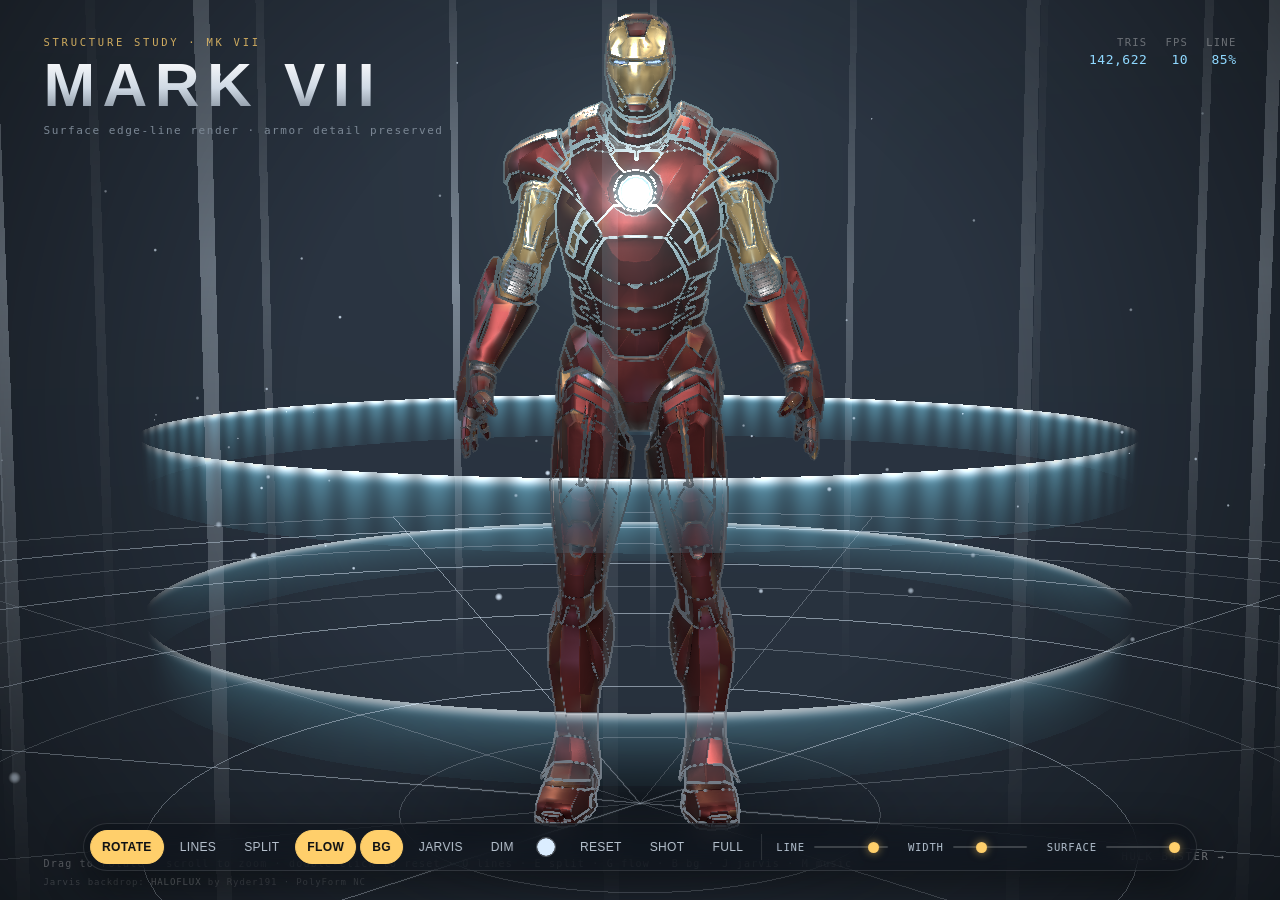
<file: mk7.html>
<!DOCTYPE html>
<!--
  「贾维斯」背景层嵌入 HALOFLUX 壁纸版（haloflux/wallpaper/）。
  HALOFLUX - Copyright (c) 2026 Ryder191 (RYDER CODE / Ms MAIKEBAIs CAT)
  https://github.com/Ryder191/haloflux · PolyForm Noncommercial 1.0.0（仅限非商业用途）
  二创须保留本声明并注明出处 "HALOFLUX by Ryder191"。
-->
<html lang="en">
<head>
<meta charset="UTF-8">
<meta name="viewport" content="width=device-width, initial-scale=1, viewport-fit=cover">
<meta name="theme-color" content="#0b0f14">
<title>MARK VII · EDGE LINE RENDER</title>
<link rel="stylesheet" href="./css/mk7.css">
<script type="importmap">
{
  "imports": {
    "three": "./lib/three/three.module.js",
    "three/addons/": "./lib/three/addons/"
  }
}
</script>
</head>
<body>
<!-- 贾维斯背景（HALOFLUX 壁纸版，同源 iframe；src 由 main.js 首次启用时注入以按需加载） -->
<iframe id="jarvis" data-src="haloflux/wallpaper/index.html?preset=a" title="Jarvis backdrop · HALOFLUX by Ryder191" scrolling="no" tabindex="-1" aria-hidden="true"></iframe>
<div id="jarvisveil"></div>
<canvas id="stage"></canvas>
<div class="vignette"></div>

<header class="masthead">
  <p class="eyebrow">STRUCTURE STUDY · MK VII</p>
  <h1>MARK <span>VII</span></h1>
  <p class="sub">Surface edge-line render · armor detail preserved</p>
</header>

<aside class="stats">
  <div class="stat"><span class="k">TRIS</span><span class="v" id="st-tris">—</span></div>
  <div class="stat"><span class="k">FPS</span><span class="v" id="st-fps">—</span></div>
  <div class="stat"><span class="k">LINE</span><span class="v" id="st-line">100%</span></div>
</aside>

<nav class="toolbar" aria-label="Render controls">
  <div class="tb-row">
    <button id="btn-rotate" class="on" title="Auto-rotate (Space)">ROTATE</button>
    <button id="btn-lineonly" title="Lines only, hide armor surface (O)">LINES</button>
    <button id="btn-split" title="Detach / assemble armor (E)">SPLIT</button>
    <button id="btn-flow" class="on" title="Line flow pulse (G)">FLOW</button>
    <button id="btn-bg" class="on" title="3D spatial backdrop (B)">BG</button>
    <button id="btn-jarvis" title="Jarvis backdrop · HALOFLUX (J)">JARVIS</button>
    <button id="btn-invert" title="Dim / bright lines (L)">DIM</button>
    <label class="picker" title="Line color">
      <input id="in-color" type="color" value="#dbedff">
    </label>
    <button id="btn-reset" title="Reset view (R)">RESET</button>
    <button id="btn-shot" title="Save frame (S)">SHOT</button>
    <button id="btn-full" title="Fullscreen (F)">FULL</button>
  </div>
  <div class="tb-sliders">
    <label class="slider" title="Line strength">
      <span>LINE</span>
      <input id="rg-strength" type="range" min="0" max="1" step="0.01" value="0.85">
    </label>
    <label class="slider" title="Line width (px)">
      <span>WIDTH</span>
      <input id="rg-width" type="range" min="0.4" max="2.2" step="0.05" value="1.05">
    </label>
    <label class="slider" title="Surface color &amp; brightness (0 = lines only)">
      <span>SURFACE</span>
      <input id="rg-surface" type="range" min="0" max="1" step="0.01" value="1">
    </label>
  </div>
</nav>

<p class="hint">Drag to rotate · scroll to zoom · double-click to reset · O lines · E split · G flow · B bg · J jarvis · M music</p>
<p class="credit">Jarvis backdrop: <a href="https://github.com/Ryder191/haloflux" target="_blank" rel="noopener">HALOFLUX</a> by Ryder191 · PolyForm NC</p>
<a class="back" href="./hulkbuster.html">HULK BUSTER →</a>

<div class="loader" id="loader">
  <div class="ring"><svg viewBox="0 0 80 80"><circle cx="40" cy="40" r="34"></circle><circle id="prog" cx="40" cy="40" r="34"></circle></svg></div>
  <p class="pct" id="pct">0%</p>
  <p class="ld-text" id="ld-text">Loading armor model…</p>
</div>

<div class="error hidden" id="error">
  <p class="err-title">LOAD FAILED</p>
  <p class="err-msg" id="err-msg"></p>
  <button id="btn-retry">RETRY</button>
</div>

<script type="module" src="./js/showcase7/main.js"></script>
</body>
</html>
</file>
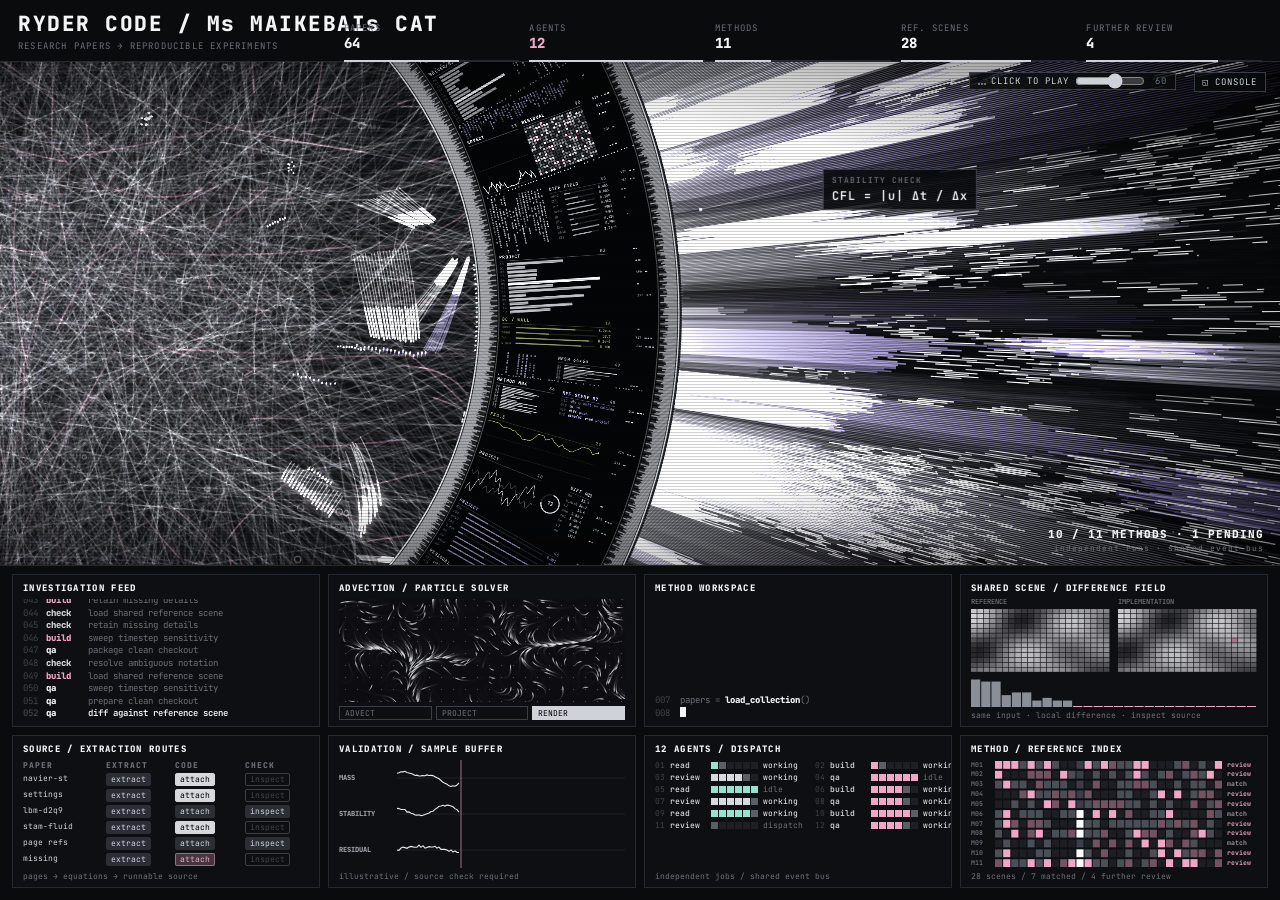
<file: haloflux/lab.html>
<!doctype html>
<!--
  HALOFLUX - Copyright (c) 2026 Ryder191 (RYDER CODE / Ms MAIKEBAIs CAT). All rights reserved.
  https://github.com/Ryder191/haloflux

  Source code and audiovisual design are original works protected by copyright.
  Licensed under the PolyForm Noncommercial License 1.0.0 (see LICENSE).
  Noncommercial use only. ANY COMMERCIAL USE IS STRICTLY PROHIBITED.
  Keep this notice and credit "HALOFLUX by Ryder191" when sharing or remixing.

  源代码与视觉设计均为原创作品，受著作权保护。按 PolyForm Noncommercial 1.0.0 授权。
  仅限非商业用途，严格禁止任何商业用途。转载或二创须保留本声明并注明出处。
-->
<html lang="en">
<head>
<meta charset="utf-8">
<meta name="viewport" content="width=device-width, initial-scale=1">
<title>Paper Lab Console</title>
<link rel="preconnect" href="https://fonts.googleapis.com">
<link href="https://fonts.googleapis.com/css2?family=JetBrains+Mono:wght@400;600;800&display=swap" rel="stylesheet">
<style>
:root{
  --bg:#08090b; --panel:#0e0f12; --line:#25282e; --line2:#3a3e46;
  --text:#cfd2d8; --dim:#6b6f78; --faint:#3f434a; --white:#f4f5f7;
  --pink:#f0a6c6; --teal:#98e0cf;
}
*{box-sizing:border-box}
html,body{margin:0;height:100%;background:var(--bg);color:var(--text);font-family:"JetBrains Mono",Consolas,monospace;overflow:hidden}
.app{display:grid;grid-template-rows:auto minmax(0,1fr) auto;height:100vh}

/* ---------- header ---------- */
header{display:grid;grid-template-columns:minmax(240px,1.7fr) repeat(5,minmax(0,1fr));align-items:end;border-bottom:1px solid var(--line);padding:10px 18px 0;background:#0a0b0d}
.brand h1{white-space:nowrap;margin:0;font-size:21px;font-weight:800;letter-spacing:1.5px;color:var(--white)}
.brand p{margin:3px 0 9px;font-size:9px;color:var(--dim);letter-spacing:1.2px}
.kpi{padding:0 10px 9px;position:relative}
.kpi .k{font-size:9px;color:var(--dim);letter-spacing:1.2px}
.kpi .v{font-size:14px;font-weight:800;color:var(--white);font-variant-numeric:tabular-nums}
.kpi .v.pink{color:var(--pink)}
.kpi .seg{position:absolute;left:10px;right:0;bottom:-1px;height:2px;background:var(--line)}
.kpi .seg i{display:block;height:100%;background:var(--text);width:0;transition:width 1.2s ease}

/* ---------- stage ---------- */
.stage{position:relative;min-height:0;overflow:hidden}
#stage{position:absolute;inset:0;width:100%;height:100%;display:block}
.stage::after{content:"";position:absolute;inset:0;pointer-events:none;
  background:repeating-linear-gradient(0deg,rgba(0,0,0,.18) 0 1px,transparent 1px 3px),
             radial-gradient(ellipse at 40% 50%,transparent 55%,rgba(0,0,0,.55) 100%)}
.ov{position:absolute;font-size:9px;letter-spacing:1px;color:var(--text);pointer-events:none;z-index:2}
.chk{left:0;top:0;will-change:transform;background:rgba(8,9,11,.85);border:1px solid var(--line2);padding:5px 8px;transition:opacity .4s}
.chk b{display:block;font-size:8px;color:var(--dim);font-weight:600;margin-bottom:3px}
.chk span{font-size:12px;color:var(--white);font-weight:600;white-space:nowrap}
.console{top:10px;right:14px;border:1px solid var(--line2);padding:3px 8px;background:rgba(8,9,11,.8)}
.music{top:10px;right:104px;z-index:3;pointer-events:auto;display:flex;align-items:center;gap:6px;border:1px solid var(--line2);padding:2px 8px;background:rgba(8,9,11,.8);user-select:none}
.music .mbtn{cursor:pointer;display:flex;align-items:center;gap:5px}
.music:hover{border-color:#cfd2d8}
.music .mbtn:hover em{color:#fff}
.music em{font-style:normal;white-space:nowrap}
.music.on em{color:var(--white)}
.music.wait em{animation:bl 1s steps(1) infinite}
.music .eq{display:inline-flex;align-items:flex-end;gap:1px;height:8px}
.music .eq b{display:block;width:2px;height:2px;background:var(--dim)}
.music.on .eq b{background:var(--white);animation:eqb .9s ease-in-out infinite}
.music.on .eq b:nth-child(2){animation-delay:-.3s}
.music.on .eq b:nth-child(3){animation-delay:-.6s}
@keyframes eqb{0%,100%{height:2px}50%{height:8px}}
.music input[type=range]{width:70px;height:10px;margin:0;accent-color:#cfd2d8;cursor:pointer}
.music .mval{width:16px;text-align:right;color:var(--dim);font-variant-numeric:tabular-nums}
.status{right:16px;bottom:12px;text-align:right}
.status .big{font-size:11px;color:var(--white);font-weight:800}
.status .sm{color:var(--dim);font-size:8px;margin-top:2px}

/* ---------- panels ---------- */
.panels{display:grid;grid-template-columns:repeat(4,minmax(0,1fr));gap:8px;padding:8px 12px 12px;border-top:1px solid var(--line);background:#0a0b0d}
.p{border:1px solid var(--line);background:var(--panel);padding:7px 10px 6px;height:clamp(118px,17vh,168px);display:flex;flex-direction:column;overflow:hidden;min-width:0}
.p h3{margin:0 0 5px;font-size:9px;font-weight:800;letter-spacing:1.3px;color:var(--white);white-space:nowrap}
.p .cap{margin-top:auto;font-size:8px;color:var(--dim);padding-top:3px;white-space:nowrap;overflow:hidden}
.p canvas{width:100%;flex:1;min-height:0;display:block}

.feed{flex:1;min-height:0;display:flex;flex-direction:column;justify-content:flex-end;font-size:9px;line-height:1.4;overflow:hidden}
.feed div{white-space:nowrap;color:var(--dim)}
.feed div:last-child{color:var(--white);font-weight:600}
.n{color:var(--faint);margin-right:8px}
.vb{display:inline-block;width:42px;font-weight:800}
.vb.build{color:var(--pink)} .vb.check{color:var(--text)} .vb.read{color:var(--teal)} .vb.qa{color:var(--white)}

.btns{display:flex;gap:4px;margin-top:4px}
.btns span{flex:1;font-size:8px;border:1px solid var(--line2);padding:1px 5px;color:var(--dim);transition:all .3s}
.btns span.on{background:#cfd2d8;color:#000;border-color:#cfd2d8}

.code{flex:1;min-height:0;font-size:9px;line-height:1.45;overflow:hidden;display:flex;flex-direction:column;justify-content:flex-end}
.code div{white-space:nowrap}
.code .ln{color:var(--faint);margin-right:10px}
.code .fn{color:var(--white);font-weight:800}
.code .op{color:var(--dim)}
.caret{display:inline-block;width:6px;height:10px;background:var(--white);vertical-align:-1px;animation:bl 1s steps(1) infinite}
@keyframes bl{50%{opacity:0}}

.routes{display:grid;grid-template-columns:1.2fr repeat(3,1fr);gap:3px 6px;font-size:8px;align-content:start}
.routes .h{color:var(--dim);font-weight:800;letter-spacing:1px}
.routes .nm{color:var(--text);white-space:nowrap;overflow:hidden}
.chip{display:inline-block;padding:0 4px;border:1px solid var(--line2);border-radius:2px;color:var(--faint);line-height:11px;transition:all .3s}
.chip.on{background:#d6d8dd;color:#000;border-color:#d6d8dd}
.chip.done{background:#2b2e34;color:var(--text);border-color:#2b2e34}
.chip.pk{background:rgba(240,166,198,.25);color:var(--pink);border-color:rgba(240,166,198,.5)}

.agents{display:grid;grid-template-columns:1fr 1fr;gap:2px 12px;font-size:8px;align-content:start}
.ag{display:flex;align-items:center;gap:5px;white-space:nowrap}
.ag .id{color:var(--faint)} .ag .rl{width:36px;color:var(--text);font-weight:600}
.ag .cells{display:flex;gap:1px}
.ag .cells i{width:7px;height:7px;background:#1d1f24}
.ag .st{color:var(--dim);overflow:hidden}
.ag .st.w{color:var(--white)}

@media (max-width:1000px){
  html,body{overflow:auto}
  .app{height:auto}
  .stage{height:62vh}
  header{grid-template-columns:repeat(3,minmax(0,1fr));gap:6px 0}
  .brand{grid-column:1/-1}
  .panels{grid-template-columns:repeat(2,minmax(0,1fr))}
  .p{height:150px}
}
@media (max-width:520px){
  header{padding:10px 16px 0}
  .panels{grid-template-columns:minmax(0,1fr);padding:8px 16px 16px}
}
</style>
</head>
<body>
<div class="app">
  <header>
    <div class="brand"><h1>RYDER CODE / Ms MAIKEBAIs CAT</h1><p>RESEARCH PAPERS → REPRODUCIBLE EXPERIMENTS</p></div>
    <div class="kpi"><div class="k">PAPERS</div><div class="v" id="k0">64</div><div class="seg"><i></i></div></div>
    <div class="kpi"><div class="k">AGENTS</div><div class="v pink" id="k1">12</div><div class="seg"><i></i></div></div>
    <div class="kpi"><div class="k">METHODS</div><div class="v" id="k2">11</div><div class="seg"><i></i></div></div>
    <div class="kpi"><div class="k">REF. SCENES</div><div class="v" id="k3">28</div><div class="seg"><i></i></div></div>
    <div class="kpi"><div class="k">FURTHER REVIEW</div><div class="v" id="k4">4</div><div class="seg"><i></i></div></div>
  </header>

  <div class="stage" id="stageWrap">
    <canvas id="stage"></canvas>
    <div class="ov console">◱ CONSOLE</div>
    <div class="ov music" id="bgm">
      <span class="mbtn" id="bgmBtn" title="开/关背景音乐（M 键）"><i class="eq"><b></b><b></b><b></b></i><em id="bgmTxt">BGM OFF</em></span>
      <input type="range" id="bgmVol" min="0" max="100" step="1" value="60" title="音量">
      <span class="mval" id="bgmVal">60</span>
    </div>
    <audio id="bgmAudio" data-src="audio/sw421k.mp3" loop preload="auto" playsinline></audio>
    <div class="ov chk" id="chk"><b id="chkK">STABILITY CHECK</b><span id="chkV">CFL = |u| Δt / Δx</span></div>
    <div class="ov status"><div class="big" id="stBig">7 / 11 METHODS · 4 PENDING</div><div class="sm">independent runs · shared event bus</div></div>
  </div>

  <section class="panels">
    <div class="p"><h3>INVESTIGATION FEED</h3><div class="feed" id="feed"></div></div>
    <div class="p"><h3>ADVECTION / PARTICLE SOLVER</h3><canvas id="cAdv"></canvas>
      <div class="btns" id="advBtns"><span class="on">ADVECT</span><span>PROJECT</span><span>RENDER</span></div></div>
    <div class="p"><h3>METHOD WORKSPACE</h3><div class="code" id="code"></div></div>
    <div class="p"><h3>SHARED SCENE / DIFFERENCE FIELD</h3><canvas id="cDiff"></canvas><div class="cap">same input · local difference · inspect source</div></div>
    <div class="p"><h3>SOURCE / EXTRACTION ROUTES</h3><div class="routes" id="routes"></div><div class="cap">pages → equations → runnable source</div></div>
    <div class="p"><h3>VALIDATION / SAMPLE BUFFER</h3><canvas id="cVal"></canvas><div class="cap">illustrative / source check required</div></div>
    <div class="p"><h3>12 AGENTS / DISPATCH</h3><div class="agents" id="agents"></div><div class="cap">independent jobs / shared event bus</div></div>
    <div class="p"><h3>METHOD / REFERENCE INDEX</h3><canvas id="cIdx"></canvas><div class="cap">28 scenes / 7 matched / 4 further review</div></div>
  </section>
</div>

<script>
const TAU = Math.PI * 2, rnd = Math.random;
const rr = (a, b) => a + rnd() * (b - a);
const pick = a => a[(rnd() * a.length) | 0];
const gauss = () => (rnd() + rnd() + rnd() - 1.5) / 1.5;
let DPR = Math.min(window.devicePixelRatio || 1, 2);
const FONT = '"JetBrains Mono",Consolas,monospace';

function mk(w, h) {
  const c = document.createElement('canvas');
  c.width = Math.max(1, Math.ceil(w * DPR)); c.height = Math.max(1, Math.ceil(h * DPR));
  c.x = c.getContext('2d'); c.x.setTransform(DPR, 0, 0, DPR, 0, 0);
  return c;
}
function fit(c) {
  const r = c.getBoundingClientRect();
  c.width = Math.max(1, Math.round(r.width * DPR)); c.height = Math.max(1, Math.round(r.height * DPR));
  const x = c.getContext('2d'); x.setTransform(DPR, 0, 0, DPR, 0, 0);
  c.w = r.width; c.h = r.height; c.x = x;
  return c;
}

/* =========================================================
   MAIN STAGE
   ========================================================= */
const stage = document.getElementById('stage'); let S = stage.getContext('2d'); const S_MAIN = S;
let W, H, cx, cy, R, RO, RMAX, thV, thS;
let webBase, webLayers = [], layerEnv = [0, 0, 0], trailC, glowC, laneC;
let curves = [], runners = [], comets = [], cards = [], wedges = [], pulses = [];
let webRot = 0, ringRot = 0, ringVel = 0, OSTEP = 0.0038;
const GS = 3; // glow buffer downscale
const FS = 0.5; let farC; // far-layer buffer (depth of field)
const HAS_FILTER = 'filter' in S;
const easeIO = t => t < 0.5 ? 4 * t * t * t : 1 - Math.pow(-2 * t + 2, 3) / 2;
const easeO = t => 1 - Math.pow(1 - t, 3);

/* ---------- live configuration (driven by the console) ---------- */
// [key, label, min, max, step, group, rebuild]
const PARAMS = [
  ['tempo', '整体节拍速度', 0.4, 2.5, 0.05, '全局'],
  ['camera', '自动运镜 (0关 1开)', 0, 1, 1, '全局'],
  ['camZoom', '运镜推近幅度', 0, 2, 0.05, '全局'],
  ['glow', '柔光层强度', 0, 1.5, 0.05, '全局'],
  ['scan', '扫描线 (0关 1开)', 0, 1, 1, '全局'],

  ['ringSpeed', '圆环转动幅度/速度', 0, 3, 0.05, '圆环'],
  ['ringPause', '圆环停顿时长', 0, 3, 0.05, '圆环'],
  ['ringWidth', '环带厚度', 0.6, 1.6, 0.02, '圆环', 'resize'],
  ['rimBright', '内外缘细线亮度', 0, 2, 0.05, '圆环'],
  ['rimWidth', '内外缘细线带宽度', 0.3, 2.5, 0.05, '圆环', 'slots'],
  ['dataFlicker', '数据块刷新/闪烁', 0, 4, 0.1, '圆环'],

  ['webBright', '底层网线亮度', 0.1, 3, 0.05, '圈内', 'web'],
  ['webPulseBase', '网线闪烁层基础亮度', 0, 1, 0.02, '圈内'],
  ['webPulseAmp', '网线闪烁层节拍亮度', 0, 1, 0.02, '圈内'],
  ['webSpin', '网线整体转速', 0, 5, 0.1, '圈内'],
  ['runnerCount', '单独亮线 数量', 0, 900, 1, '圈内'],
  ['runnerBright', '单独亮线 亮度', 0, 2, 0.05, '圈内'],
  ['runnerWidth', '单独亮线 粗细', 0.3, 3, 0.05, '圈内'],
  ['runnerSpeed', '单独亮线 速度', 0.1, 4, 0.05, '圈内'],
  ['runnerVariety', '单独亮线 速度差异', 0, 1, 0.05, '圈内'],
  ['cometPerBeat', '成组光束 每拍数量', 0, 6, 0.1, '圈内'],
  ['cometBurst', '成组光束 重拍爆发数', 0, 12, 0.5, '圈内'],
  ['cometTrickle', '成组光束 拍间零星(每秒)', 0, 6, 0.1, '圈内'],
  ['cometLines', '成组光束 每组线数', 0.3, 3, 0.05, '圈内'],
  ['cometWidth', '成组光束 宽度', 0.3, 3, 0.05, '圈内'],
  ['cometBright', '成组光束 亮度', 0.1, 2.5, 0.05, '圈内'],
  ['cometGlow', '成组光束 柔光', 0, 3, 0.05, '圈内'],
  ['cometSpeed', '成组光束 速度', 0.3, 3, 0.05, '圈内'],
  ['cometFollow', '成组光束 跟随圆环 (0/1)', 0, 1, 1, '圈内'],

  ['beamBright', '伸缩光束 亮度', 0, 2.5, 0.05, '环外'],
  ['beamLen', '伸缩光束 长度', 0.2, 1.8, 0.05, '环外'],
  ['beamWidth', '伸缩光束 线粗细', 0.3, 3, 0.05, '环外'],
  ['beamBounce', '回弹波浪层 强度', 0, 2, 0.05, '环外'],
  ['beamGlow', '伸缩光束 柔光', 0, 6, 0.1, '环外'],
  ['dashBright', '流动短线 亮度', 0, 2, 0.05, '环外'],
  ['hazeCount', '宽光带 数量', 0, 30, 1, '环外'],
  ['hazeBright', '宽光带 亮度', 0, 3, 0.05, '环外'],
  ['flyerCount', '飞出流线(单独) 数量', 0, 3, 0.05, '环外', 'flyers'],
  ['flyerBright', '飞出流线(单独) 亮度', 0, 3, 0.05, '环外'],
  ['flyerWidth', '飞出流线 粗细', 0.3, 3, 0.05, '环外'],
  ['flyerSpeed', '飞出流线 速度', 0.2, 3, 0.05, '环外'],
  ['burstRate', '飞出流线(成组) 频率', 0, 5, 0.1, '环外'],
  ['burstSize', '飞出流线(成组) 每组数量', 0.2, 3, 0.05, '环外'],
  ['burstBright', '飞出流线(成组) 亮度', 0, 2.5, 0.05, '环外'],
  ['flareRate', '根部闪光 频率', 0, 5, 0.1, '环外'],
  ['flareBright', '根部闪光 亮度', 0, 2, 0.05, '环外'],
  ['rimDensity', '内外缘细线 密度', 0.3, 3, 0.05, '圆环'],
  ['depthBlur', '远景虚化 (环外远层)', 0, 5, 0.1, '空间层次'],
  ['depthDim', '远景亮度', 0, 1.5, 0.05, '空间层次'],
  ['webBlur', '圈内底层虚化', 0, 4, 0.1, '空间层次', 'web'],
  ['parallax', '视差 (运镜时远近错位)', 0, 1.5, 0.05, '空间层次'],
  ['bokeh', '前景光斑 数量', 0, 80, 1, '空间层次'],
  ['bokehBright', '前景光斑 亮度', 0, 3, 0.05, '空间层次'],
  ['atmos', '空间雾气', 0, 3, 0.05, '空间层次'],
  ['ringShadow', '圆环遮挡阴影', 0, 2, 0.05, '空间层次'],
  ['vignette', '暗角', 0, 1.5, 0.05, '空间层次'],
];
const BASE = {
  tempo: 1, camera: 1, camZoom: 1, glow: 1, scan: 1,
  ringSpeed: 1, ringPause: 1, ringWidth: 1, rimBright: 1, rimWidth: 1, dataFlicker: 1,
  webBright: 1, webPulseBase: 0.15, webPulseAmp: 0.85, webSpin: 1,
  runnerCount: 336, runnerBright: 1, runnerWidth: 1, runnerSpeed: 1, runnerVariety: 1,
  cometPerBeat: 1.1, cometBurst: 4, cometTrickle: 0, cometLines: 1, cometWidth: 1, cometBright: 1, cometGlow: 1.1, cometSpeed: 1, cometFollow: 0,
  beamBright: 1, beamBounce: 1, beamLen: 1, beamWidth: 1, beamGlow: 1, dashBright: 1, hazeCount: 8, hazeBright: 1,
  flyerCount: 1, flyerBright: 1, flyerWidth: 1, flyerSpeed: 1, burstRate: 1, burstSize: 1, burstBright: 1, flareRate: 1, flareBright: 1,
  rimDensity: 1, depthBlur: 1.4, depthDim: 0.9, webBlur: 0.7, parallax: 0.6, bokeh: 16, bokehBright: 1, atmos: 1, ringShadow: 1, vignette: 0.7,
};
const PRESETS = {
  A: { ...BASE, webBright: 1.25, webPulseBase: 0.3, webPulseAmp: 0.4, runnerCount: 45, runnerVariety: 0,
       cometPerBeat: 2.5, cometBurst: 5, cometTrickle: 1.6, cometFollow: 1, cometGlow: 0.85 },
  B: { ...BASE },
};
// 你的默认效果：把控制台「导出」的 values 粘贴进来替换 null，发给任何电脑打开都会默认使用它
const BAKED_MINE = {tempo: 2.5, camera: 1, camZoom: 1, glow: 1.1, scan: 1, ringSpeed: 3, ringPause: 1.2, ringWidth: 1.3, rimBright: 1.8, rimWidth: 1.3, dataFlicker: 1, webBright: 0.9, webPulseBase: 0.1, webPulseAmp: 0.8, webSpin: 1, runnerCount: 788, runnerBright: 0.5, runnerWidth: 1, runnerSpeed: 0.6, runnerVariety: 0.4, cometPerBeat: 2.3, cometBurst: 9, cometTrickle: 1.5, cometLines: 1, cometWidth: 1, cometBright: 1, cometGlow: 1.1, cometSpeed: 0.8, cometFollow: 1, beamBright: 1.8, beamLen: 1.8, beamWidth: 0.7, beamBounce: 2, beamGlow: 3.5, dashBright: 1.9, hazeCount: 22, hazeBright: 1.5, flyerCount: 3, flyerBright: 3, flyerWidth: 1.4, flyerSpeed: 2.2, burstRate: 3.5, burstSize: 3, burstBright: 2.5, flareRate: 3.5, flareBright: 2, rimDensity: 1.2, depthBlur: 0, depthDim: 0.1, webBlur: 0, parallax: 0, bokeh: 0, bokehBright: 0, atmos: 0, ringShadow: 0, vignette: 0};   // 2026-10-21 定稿默认
if (BAKED_MINE) PRESETS.MINE = { ...BASE, ...BAKED_MINE };
const C = { ...(PRESETS.MINE || PRESETS.B) };
const zf = z => 1 + (z - 1) * C.camZoom;

const TOK = ['load_collection()', 'extract_eq', '∂u/∂t', 'rho', 'grad(p)', 'dt=1e-3', 'assert', 'residual', 'solve()',
  'mesh', 'bc.apply', 'flux', 'CFL', '0.0041', 'ok', 'PASS', 'ref#12', 'scene_07', 'u_star', 'div(u)', 'proj', 'advect',
  'step++', 'tol', '1.2e-6', 'kernel', 'paper[37]', 'eq.(4)', 'fig.3', 'table2', 'nu=0.01', 'v_x', 'omega', 'bounce',
  'f_eq', 'stream', 'collide', 'Re=100', 'check', '>>>', 'match', 'diff', 'L2', 'grid64', 'cfg', 'seed=7'];

/* ---------- rhythm: an uneven beat clock drives everything ---------- */
const PATTERN = [0.5, 0.25, 0.25, 0.5, 0.5, 0.75, 0.25, 0.25, 0.25, 1.0];
let beatT = 0.4, beatI = 0, sinceBeat = 9, beatN = 0, env = 0;
function updateBeat(dt) {
  beatT -= dt; sinceBeat += dt;
  if (beatT <= 0) { beatT += PATTERN[beatI++ % PATTERN.length] * 0.92 / C.tempo; sinceBeat = 0; beatN++; onBeat(); }
  env = Math.exp(-sinceBeat * 4.5);
}
function onBeat() {
  // ring: kick every other beat → stepped, fast rotation
  if (rot.t >= rot.dur && rot.hold <= 0) ringMove();
  // comets come in bursts
  const n = Math.round((beatN % 4 === 0 ? C.cometBurst : C.cometPerBeat) * rr(0.6, 1.4));
  for (let i = 0; i < n; i++) setTimeout(spawnComet, i * rr(30, 90));
  // web layers shimmer
  layerEnv[(rnd() * 3) | 0] = 1;
  if (beatN % 4 === 0) layerEnv = layerEnv.map(() => rr(0.6, 1));
  // outer: travelling wave + random wedge hits
  const dir = rnd() < 0.5 ? 1 : -1, big = beatN % 8 === 0;
  pulses.push({ c: dir > 0 ? -thS - 0.15 : thS + 0.15, v: dir * rr(0.7, 1.6) * (big ? 0.7 : 1), w: big ? rr(0.25, 0.4) : rr(0.05, 0.16), amp: big ? 1 : rr(0.45, 0.9), life: rr(1.2, 2.0), L: 0 });
  pulses.forEach(p => p.L || (p.L = p.life));
  onBeatOuter();
  // ring cards
  for (let i = 0; i < Math.round(6 * C.dataFlicker); i++) pick(slots).c = null;
  for (let i = 0; i < Math.round(2 * C.dataFlicker); i++) pick(slots).flash = rr(0.35, 0.7);
}

/* ---------- camera: automatic push-in / pull-out shots ---------- */
const cam = { x: 0, y: 0, z: 1 };
let shots = [], shotI = 0, shotT = 0, camPhase = 'hold', camFrom = null;
function buildShots() {
  const P = (a, r) => ({ x: cx + Math.cos(a) * r, y: cy + Math.sin(a) * r });
  const mid = (R + RO) / 2;
  shots = [
    { x: W / 2, y: H / 2, z: 1, hold: 4.5 },
    { ...P(-thS * 0.45, mid), z: 2.3, hold: 3.4 },
    { ...P(0.04, RO + (RMAX - RO) * 0.3), z: 1.6, hold: 3.2 },
    { x: W / 2, y: H / 2, z: 1, hold: 3.0 },
    { ...P(0.22, R * 0.8), z: 1.9, hold: 3.4 },
    { ...P(thS * 0.5, mid + 10), z: 2.8, hold: 3.0 },
    { ...P(-0.12, RO + 40), z: 1.35, hold: 3.2 },
  ];
  shotI = 0; shotT = 0; camPhase = 'hold';
  Object.assign(cam, shots[0]);
}
function clampCam() {
  const hw = W / (2 * cam.z), hh = H / (2 * cam.z);
  cam.x = Math.max(hw, Math.min(W - hw, cam.x));
  cam.y = Math.max(hh, Math.min(H - hh, cam.y));
}
function updateCam(dt) {
  if (!C.camera) { cam.x = W / 2; cam.y = H / 2; cam.z = 1; return; }
  shotT += dt;
  const cur = shots[shotI], nxt = shots[(shotI + 1) % shots.length];
  if (camPhase === 'hold') {
    const k = shotT / cur.hold;
    cam.x = cur.x; cam.y = cur.y + (cur.z > 1 ? Math.sin(k * Math.PI) * 6 : 0);
    cam.z = zf(cur.z) * (1 + 0.05 * k * C.camZoom);            // slow creep while holding
    if (shotT >= cur.hold) { camPhase = 'move'; shotT = 0; camFrom = { ...cam }; }
  } else {
    const dur = 2.2, e = easeIO(Math.min(1, shotT / dur));
    const lz = Math.log(camFrom.z) + (Math.log(zf(nxt.z)) - Math.log(camFrom.z)) * e;
    let z = Math.exp(lz);
    if (camFrom.z > 1.2 && zf(nxt.z) > 1.2) z *= 1 - 0.4 * Math.sin(Math.PI * e); // pull out between two close-ups
    cam.z = Math.max(1, z);
    cam.x = camFrom.x + (nxt.x - camFrom.x) * e;
    cam.y = camFrom.y + (nxt.y - camFrom.y) * e;
    if (shotT >= dur) { shotI = (shotI + 1) % shots.length; camPhase = 'hold'; shotT = 0; }
  }
  clampCam();
}
function camT(ctx, d) { ctx.setTransform(d * cam.z, 0, 0, d * cam.z, d * (W / 2 - cam.x * cam.z), d * (H / 2 - cam.y * cam.z)); }
function camTk(ctx, d, k) {
  const z = 1 + (cam.z - 1) * k, x = W / 2 + (cam.x - W / 2) * k, y = H / 2 + (cam.y - H / 2) * k;
  ctx.setTransform(d * z, 0, 0, d * z, d * (W / 2 - x * z), d * (H / 2 - y * z));
}
const toScreen = (x, y) => ({ x: (x - cam.x) * cam.z + W / 2, y: (y - cam.y) * cam.z + H / 2 });

/* ---------- setup ---------- */
function mkd(w, h, d) {
  const c = document.createElement('canvas');
  c.width = Math.max(1, Math.ceil(w * d)); c.height = Math.max(1, Math.ceil(h * d));
  c.x = c.getContext('2d'); c.x.setTransform(d, 0, 0, d, 0, 0); return c;
}
function resizeStage() {
  const r = stage.getBoundingClientRect();
  W = r.width; H = r.height;
  stage.width = W * DPR; stage.height = H * DPR;
  cx = W * 0.07; cy = H * 0.5;
  R = Math.max(H * 0.78, W * 0.30);
  RO = R + Math.max(90, Math.min(240, H * 0.3, W * 0.13)) * C.ringWidth;
  RMAX = Math.hypot(W - cx, H / 2) + 60;
  thV = Math.asin(Math.min(1, (H / 2 + 60) / R));
  thS = Math.asin(Math.min(1, (H / 2 + 40) / RO));
  buildWeb(); buildLanes(); buildCards(); buildOuter();
  trailC = mkd(2 * R + 4, 2 * R + 4, Math.min(DPR, 1.5));
  farC = document.createElement('canvas'); farC.width = Math.ceil(W * FS); farC.height = Math.ceil(H * FS); farC.x = farC.getContext('2d');
  glowC = document.createElement('canvas');
  glowC.width = Math.ceil(W / GS); glowC.height = Math.ceil(H / GS); glowC.x = glowC.getContext('2d');
  runners = []; for (let i = 0; i < C.runnerCount; i++) runners.push(newRunner(true));
  comets = []; pulses = [];
  buildShots();
}

/* ---------- inner web ---------- */
function buildWeb() {
  const size = 2 * R + 4, d = Math.min(DPR, 1.5);
  webBase = mkd(size, size, d);
  webLayers = [0, 1, 2].map(() => mkd(size, size, d));
  const all = [webBase, ...webLayers];
  all.forEach(c => c.x.translate(R + 2, R + 2));
  const b = webBase.x;
  b.beginPath(); b.arc(0, 0, R, 0, TAU);
  const g = b.createRadialGradient(0, 0, R * 0.2, 0, 0, R);
  g.addColorStop(0, '#111215'); g.addColorStop(1, '#0c0d0f');
  b.fillStyle = g; b.fill();
  all.forEach(c => { c.x.save(); c.x.beginPath(); c.x.arc(0, 0, R, 0, TAU); c.x.clip(); });
  curves = [];
  const N = Math.min(2600, Math.round(1000 + (W * H) / 800));
  for (let i = 0; i < N; i++) {
    const a1 = rnd() * TAU, a2 = a1 + rr(0.6, Math.PI * 1.4);
    const p0 = { x: Math.cos(a1) * R, y: Math.sin(a1) * R };
    const p1 = { x: Math.cos(a2) * R, y: Math.sin(a2) * R };
    const cr = Math.sqrt(rnd()) * R * 0.9, ca = rnd() * TAU;
    const c = { x: Math.cos(ca) * cr, y: Math.sin(ca) * cr };
    curves.push({ p0, c, p1 });
    const layer = rnd() < 0.7 ? -1 : (rnd() * 3) | 0;
    const x = layer < 0 ? b : webLayers[layer].x;
    const al = Math.min(1, (layer < 0 ? 0.03 + Math.pow(rnd(), 3) * 0.28 : 0.08 + Math.pow(rnd(), 2) * 0.35) * C.webBright);
    const k = rnd();
    x.strokeStyle = k < 0.05 ? `rgba(240,166,198,${al})` : k < 0.1 ? `rgba(180,170,235,${al})` : `rgba(228,231,238,${al})`;
    x.lineWidth = rr(0.4, 1.1);
    x.beginPath(); x.moveTo(p0.x, p0.y); x.quadraticCurveTo(c.x, c.y, p1.x, p1.y); x.stroke();
  }
  // node markers
  b.font = `6px ${FONT}`; b.textBaseline = 'middle';
  for (let i = 0; i < 70; i++) {
    const rr_ = Math.sqrt(rnd()) * R * 0.92, a = rnd() * TAU;
    const px = Math.cos(a) * rr_, py = Math.sin(a) * rr_, s = rr(2, 4.5);
    b.strokeStyle = `rgba(235,238,244,${rr(0.35, 0.8)})`; b.lineWidth = 0.8;
    b.beginPath(); b.arc(px, py, s, 0, TAU); b.stroke();
    if (rnd() < 0.4) { b.beginPath(); b.arc(px + s * 2.2, py, s * 0.8, 0, TAU); b.stroke(); }
    if (rnd() < 0.35) { b.fillStyle = 'rgba(200,204,212,.5)'; b.fillText('n' + ((rnd() * 99) | 0), px + 7, py); }
  }
  // dotted chains of small rings (as in the original)
  for (let k = 0; k < 3; k++) {
    const rad = R * rr(0.45, 0.85), a0 = rr(0, TAU), cnt = 22 + (rnd() * 14 | 0);
    b.strokeStyle = 'rgba(235,238,244,.55)'; b.lineWidth = 0.8;
    for (let i = 0; i < cnt; i++) { const a = a0 + i * 0.022; b.beginPath(); b.arc(Math.cos(a) * rad, Math.sin(a) * rad, 2.2, 0, TAU); b.stroke(); }
  }
  all.forEach(c => c.x.restore());
  if (HAS_FILTER && C.webBlur > 0) {
    all.forEach((c, i) => {
      const orig = document.createElement('canvas'); orig.width = c.width; orig.height = c.height; orig.getContext('2d').drawImage(c, 0, 0);
      const x = c.x; x.save(); x.setTransform(1, 0, 0, 1, 0, 0); x.clearRect(0, 0, c.width, c.height);
      x.filter = `blur(${(i ? 0.5 : 1) * C.webBlur * d}px)`; x.drawImage(orig, 0, 0); x.filter = 'none';
      x.globalAlpha = Math.max(0.15, 1 - C.webBlur * 0.3); x.drawImage(orig, 0, 0); x.restore();
    });
  }
}
const qpt = (cv, t) => {
  const u = 1 - t;
  return { x: u * u * cv.p0.x + 2 * u * t * cv.c.x + t * t * cv.p1.x, y: u * u * cv.p0.y + 2 * u * t * cv.c.y + t * t * cv.p1.y };
};
function newRunner(init) {
  const cv = pick(curves), t = init ? rnd() : 0, p = qpt(cv, t);
  // mixed speed personalities so lone lines never move in lockstep
  const k = rnd(); let mode, sp;
  if (rnd() > C.runnerVariety) { mode = 1; sp = rr(0.12, 0.38); }   // uniform (version A style)
  else if (k < 0.3) { mode = 0; sp = rr(0.15, 0.28); }        // steady, ignores the beat
  else if (k < 0.65) { mode = 1; sp = rr(0.1, 0.3); }    // surges on the beat
  else if (k < 0.8) { mode = 0; sp = rr(0.04, 0.08); }   // slow drift
  else if (k < 0.92) { mode = 0; sp = rr(0.5, 0.85); }   // fast streak
  else { mode = 2; sp = rr(0.06, 0.12); }                 // accelerates along its path
  return { cv, t, sp, mode, px: p.x, py: p.y, b: rnd() < 0.1 };
}

/* ---------- comets: short bright bundles sweeping with ease-in-out ---------- */
function spawnComet() {
  const lines = [], n = Math.max(2, Math.round((8 + (rnd() * 12 | 0)) * C.cometLines));
  if (rnd() < 0.6) {
    // concentric arc bundle hugging the ring
    const rad = R * rr(0.55, 0.9), a0 = rr(-thV, thV) * 0.85, span = rr(0.35, 0.9) * (rnd() < 0.5 ? -1 : 1), gap = rr(2.6, 4.4) * C.cometWidth;
    for (let k = 0; k < n; k++) lines.push({ arc: true, r: rad - k * gap + gauss() * 0.6, a0: a0 + gauss() * 0.01, span });
  } else {
    // converging bundle: inner point → ring edge
    const ang = rr(-thV, thV) * 0.8, oa = ang + rr(-1.3, 1.3), orad = R * rr(0.25, 0.75);
    const o = { x: Math.cos(oa) * orad, y: Math.sin(oa) * orad };
    const spread = rr(0.08, 0.25) * C.cometWidth, bend = rr(0.2, 0.5) * (rnd() < 0.5 ? -1 : 1);
    for (let i = 0; i < n; i++) {
      const ta = ang + (i / n - 0.5) * spread;
      const p1 = { x: Math.cos(ta) * (R - 2), y: Math.sin(ta) * (R - 2) };
      const p0 = { x: o.x + gauss() * 10, y: o.y + gauss() * 10 };
      const mx = (p0.x + p1.x) / 2, my = (p0.y + p1.y) / 2, dx = p1.x - p0.x, dy = p1.y - p0.y;
      lines.push({ p0, c: { x: mx - dy * bend + gauss() * 8, y: my + dx * bend + gauss() * 8 }, p1 });
    }
  }
  comets.push({ lines, life: 0, hit: false, rot0: ringRot, dur: rr(0.4, 0.85) / C.cometSpeed, win: rr(0.22, 0.4), glow: rnd() < 0.4, tint: rnd() < 0.15 });
}
const cpt = (l, t) => { if (!l.arc) return qpt(l, t); const r = l.r + (R - 2 - l.r) * t * t, a = l.a0 + l.span * t; return { x: Math.cos(a) * r, y: Math.sin(a) * r }; };
function strokeComet(ctx, c, t0, t1, steps) {
  ctx.beginPath();
  for (const l of c.lines) for (let s = 0; s <= steps; s++) {
    const p = cpt(l, t0 + (t1 - t0) * (s / steps));
    s ? ctx.lineTo(p.x, p.y) : ctx.moveTo(p.x, p.y);
  }
  ctx.stroke();
}

/* ---------- outer: stacked, constantly changing layers ----------
   L0 haze bands (translucent wide wedges, additive, short lifecycles)
   L1 far strands (thin, dim, slower rotation → parallax)
   L2 main strands (dense, ring-attached, staircase tips + flowing dashes)
   L3 root flares (bright white blocks at the ring edge, glow)          */
let GR = {}, strandLayers = [], hazes = [], flares = [];
const HAZE_COL = ['196,180,252', '242,242,252', '190,222,222'];
const clamp = (v, a, b) => Math.max(a, Math.min(b, v));
const normA = a => ((a + Math.PI) % TAU + TAU) % TAU - Math.PI;
function makeProfile(n) {
  const prof = []; let v = rr(0.45, 1), run = 0;
  for (let k = 0; k < n; k++) {
    if (run-- <= 0) { v = clamp(v + gauss() * 0.4, 0.22, 1); run = 2 + (rnd() * 5 | 0); }
    prof.push(clamp(v + gauss() * 0.07, 0.18, 1));
  }
  return prof;
}
function makeStrandLayer(stepDeg, rotK, lumK, lw, lenK, solidK, cover, nMin, nMax, brightP, dyn = 'soft') {
  const step = stepDeg * Math.PI / 180, nb = Math.floor(TAU / step), ws = [];
  const count = Math.round(nb * cover / ((nMin + nMax) / 2));
  for (let j = 0; j < count; j++) {
    const n = nMin + (rnd() * (nMax - nMin) | 0), bright = rnd() < brightP;
    ws.push({
      i0: (rnd() * nb) | 0, n, base: rr(0.35, 1), len: rr(0.1, 0.5), kick: 0,
      ph: rnd() * TAU, ph2: rnd() * TAU, f1: rr(0.22, 0.6), f2: rr(0.8, 1.7),
      lum: bright ? rr(0.75, 1) : rr(0.16, 0.55), tint: rnd() < 0.5 ? 1 : 0,
      lwK: rnd() < 0.2 ? rr(1.35, 2.1) : rr(0.6, 1.15), lenS: rr(0.6, 1.25),
      prof: makeProfile(n), pf: Array.from({ length: n }, () => rr(1, 4)), pp: Array.from({ length: n }, () => rnd() * TAU),
      ds: Array.from({ length: n }, () => rnd()), dsp: rr(0.7, 1.8), flow: 0
    });
  }
  return { step, rotK, lumK, lw, lenK, solidK, wedges: ws, off: rnd() * TAU, dyn };
}
function buildOuter() {
  strandLayers = [
    //               step  rotK  lumK  lw    lenK  solidK cover nMin nMax brightP
    makeStrandLayer(0.22, 0.45, 0.30, 0.55, 1.15, 0.9,  1.1,  20,  90, 0.2),   // far: faint, thin, slow
    makeStrandLayer(0.16, 0.75, 0.58, 0.8,  1.05, 0.7,  0.9,  14,  70, 0.28),  // mid
    makeStrandLayer(0.12, 1.0,  1.0,  1.0,  1.0,  0.5,  0.75, 12,  60, 0.32),  // main (dashes + tips)
    makeStrandLayer(0.45, 1.0,  0.5,  1.8,  0.8,  0.6,  0.35, 4,   16, 0.3),   // near: few thick strokes
    makeStrandLayer(0.12, 1.0,  0.85, 1.0,  1.0,  0.5,  0.55, 14,  70, 0.32, 'bounce'),  // v4 wave / rebound layer
  ];
  wedges = strandLayers[2].wedges.concat(strandLayers[4].wedges);
  hazes = []; flares = [];
  GR = {};
  const mkG = (stops, r1) => { const g = S.createRadialGradient(cx, cy, RO, cx, cy, r1); stops.forEach(s => g.addColorStop(s[0], s[1])); return g; };
  GR.s0 = mkG([[0, 'rgba(248,248,255,1)'], [0.35, 'rgba(228,226,242,.8)'], [1, 'rgba(190,190,214,.3)']], RMAX * 0.95);
  GR.s2 = mkG([[0, 'rgba(225,245,242,1)'], [0.3, 'rgba(176,214,210,.8)'], [1, 'rgba(140,180,186,.3)']], RMAX * 0.95);
  GR.s1 = mkG([[0, 'rgba(240,236,255,1)'], [0.3, 'rgba(196,182,244,.82)'], [1, 'rgba(160,140,228,.3)']], RMAX * 0.95);
  // haze tints: lavender / pale white / grey-teal
  GR.h0 = mkG([[0, 'rgba(205,190,255,.95)'], [0.25, 'rgba(180,165,240,.7)'], [0.7, 'rgba(150,135,215,.25)'], [1, 'rgba(120,110,190,0)']], RMAX);
  GR.h1 = mkG([[0, 'rgba(250,250,255,1)'], [0.2, 'rgba(225,225,240,.65)'], [0.65, 'rgba(200,200,225,.2)'], [1, 'rgba(180,180,210,0)']], RMAX);
  GR.h2 = mkG([[0, 'rgba(200,230,228,.9)'], [0.25, 'rgba(170,205,210,.6)'], [0.7, 'rgba(140,170,185,.2)'], [1, 'rgba(120,150,170,0)']], RMAX);
  for (let i = 0; i < 14; i++) spawnHaze(true);
  initFlyers();
}
function spawnHaze(init) {
  const k = rnd();
  hazes.push({
    a: rr(-thS, thS) - ringRot, w: rnd() < 0.7 ? rr(0.015, 0.07) : rr(0.08, 0.18),
    len: rr(0.35, 1), cur: init ? rr(0.2, 0.8) : 0, age: init ? rr(0, 0.5) : 0,
    life: rr(0.35, 1.6), alpha: rr(0.12, 0.42), tint: k < 0.55 ? 0 : k < 0.85 ? 1 : 2, drift: rr(-0.04, 0.04)
  });
}
function spawnFlare(a) {
  flares.push({ a: a == null ? rr(-thS, thS) * 0.95 - ringRot : a, w: rr(0.006, 0.04), len: rr(18, 110), age: 0, life: rr(0.2, 0.55), alpha: rr(0.6, 1) });
}
function buildLanes() {
  laneC = mkd(W, H, DPR);
  const x = laneC.x;
  for (let i = 0; i < 700; i++) {
    const a = rr(-thS, thS);
    x.strokeStyle = `rgba(210,205,235,${rr(0.01, 0.035)})`; x.lineWidth = rr(0.5, 1);
    const r0 = RO + 4, r1 = rr(RO + 60, RMAX * 0.8);
    x.beginPath(); x.moveTo(cx + Math.cos(a) * r0, cy + Math.sin(a) * r0); x.lineTo(cx + Math.cos(a) * r1, cy + Math.sin(a) * r1); x.stroke();
  }
}
function updateOuter(dt) {
  for (let i = pulses.length - 1; i >= 0; i--) { const p = pulses[i]; p.c += p.v * dt; p.life -= dt; if (p.life <= 0) pulses.splice(i, 1); }
  for (const Lr of strandLayers) {
    const rot = ringRot * Lr.rotK + Lr.off;
    for (const w of Lr.wedges) {
      const am = normA((w.i0 + w.n / 2) * Lr.step + rot);
      w.vis = Math.abs(am) < thS + 0.2;
      w.flow += dt * w.dsp * (0.45 + 2.2 * env);
      if (!w.vis) { w.len *= 0.98; continue; }
      let p = 0;
      for (const pl of pulses) { const f = Math.min(1, pl.life / 0.5) * Math.min(1, (pl.L - pl.life) / 0.15 + 0.3); p += pl.amp * f * Math.exp(-(((am - pl.c) / pl.w) ** 2)); }
      if (Lr.dyn === 'bounce') {
        const idle = w.base * (0.36 + 0.14 * Math.sin(T * 0.9 + w.ph));
        const tgt = Math.min(1, idle + p * 0.75 + w.kick * 0.6);
        w.kick *= Math.exp(-dt * 2.4);
        w.len += (tgt - w.len) * Math.min(1, (tgt > w.len ? 15 : 2.2) * dt);   // snap out on the wave, ease back
      } else {
        const n1 = 0.5 + 0.5 * Math.sin(T * w.f1 + w.ph), n2 = 0.5 + 0.5 * Math.sin(T * w.f2 + w.ph2);
        const idle = w.base * (0.4 + 0.34 * n1 + 0.14 * n2);
        const tgt = Math.min(1.05, (idle + p * 0.7 + w.kick * 0.55) * w.lenS);
        w.kick *= Math.exp(-dt * 1.8);
        w.len += (tgt - w.len) * Math.min(1, (tgt > w.len ? 5 : 1.3) * dt);
      }
    }
  }
  // haze lifecycle
  for (let i = hazes.length - 1; i >= 0; i--) {
    const h = hazes[i]; h.age += dt;
    h.cur += (h.len - h.cur) * Math.min(1, 9 * dt);
    if (h.age > h.life + 0.6) hazes.splice(i, 1);
  }
  if (hazes.length < C.hazeCount && rnd() < 0.25) spawnHaze(false);
  for (let i = flares.length - 1; i >= 0; i--) { flares[i].age += dt; if (flares[i].age > flares[i].life) flares.splice(i, 1); }
  if (rnd() < 0.06 * C.flareRate) spawnFlare();
  updateFlyers(dt);
}
function onBeatOuter() {
  onBeatFlyers();
  for (let i = 0; i < 2 + (rnd() * 5 | 0); i++) { const w = pick(wedges); w.kick = rr(0.4, 1); if (rnd() < 0.5) w.prof = makeProfile(w.n); }
  for (let i = 0; i < 2; i++) { const w = pick(wedges); w.lum = rnd() < 0.4 ? rr(0.8, 1) : rr(0.25, 0.6); }
  const nh = beatN % 4 === 0 ? 5 + (rnd() * 4 | 0) : 1 + (rnd() * 3 | 0);
  for (let i = 0; i < Math.round(nh * C.hazeCount / 8); i++) spawnHaze(false);
  const nf = Math.round((1 + (rnd() * 4 | 0)) * C.flareRate);
  for (let i = 0; i < nf; i++) spawnFlare(hazes.length && rnd() < 0.6 ? pick(hazes).a : null);
}
function hazeEnv(h) {
  const a = Math.min(1, h.age / 0.12);                       // fast in
  const o = h.age > h.life ? Math.max(0, 1 - (h.age - h.life) / 0.6) : 1; // slower out
  return a * o * (0.85 + 0.15 * Math.sin(h.age * 30));      // slight flicker
}
const EDGE_A = [0.28, 0.62, 1];
function drawStrands(Lr, collect) {
  const span = RMAX - RO - 20, r0 = RO + 3, rot = ringRot * Lr.rotK + Lr.off;
  S.lineCap = 'butt';
  for (const w of Lr.wedges) {
    if (!w.vis) continue;
    const L = w.len * span * Lr.lenK * C.beamLen;
    if (L < 3) continue;
    const a0 = normA(w.i0 * Lr.step + rot), a1 = a0 + w.n * Lr.step;
    if (a1 < -thS - 0.03 || a0 > thS + 0.03) continue;
    const alpha = Math.min(1, w.lum * Lr.lumK * (0.3 + 0.7 * Math.min(1, w.len * 1.8)) * C.beamBright * (Lr.dyn === 'bounce' ? C.beamBounce : 1));
    if (alpha < 0.005) continue;
    const lwW = Lr.lw * w.lwK * C.beamWidth;
    const paths = [new Path2D(), new Path2D(), new Path2D()];
    for (let k = 0; k < w.n; k++) {
      const a = a0 + (k + 0.5) * Lr.step, ca = Math.cos(a), sa = Math.sin(a);
      const edge = Math.sin(Math.PI * (k + 0.5) / w.n), b = edge < 0.38 ? 0 : edge < 0.72 ? 1 : 2;
      const pr = w.prof[k];
      const l = L * pr * (0.5 + 0.5 * Math.sqrt(edge)) * (0.92 + 0.08 * Math.sin(T * w.pf[k] + w.pp[k]));
      const solid = l * (Lr.solidK + 0.3 * pr * (1 - Lr.solidK));
      paths[b].moveTo(cx + ca * r0, cy + sa * r0); paths[b].lineTo(cx + ca * (r0 + solid), cy + sa * (r0 + solid));
      if (!collect) continue;
      const tail = l - solid, da = alpha * EDGE_A[b];
      if (tail > 6) for (let d = 0; d < 2; d++) {
        const ph = (w.flow + w.ds[k] + d * 0.5) % 1;
        const s0 = solid + tail * ph, s1 = Math.min(l, s0 + 3 + tail * 0.22 * (1 - ph * 0.5));
        if (s1 > s0) collect.dash.push(ca, sa, s0, s1, da);
      }
      if ((k + (T * 12 | 0)) % 4 === 0) collect.tip.push(ca, sa, l, da);
    }
    S.strokeStyle = GR['s' + w.tint]; S.lineWidth = lwW;
    for (let b = 0; b < 3; b++) { S.globalAlpha = alpha * EDGE_A[b]; S.stroke(paths[b]); }
    if (w.lum > 0.85 && C.beamGlow > 0) { S.globalAlpha = Math.min(1, alpha * 0.06 * C.beamGlow); S.lineWidth = lwW * 2.5; S.stroke(paths[2]); }
  }
}
const hash = x => { const s = Math.sin(x * 12.9898) * 43758.5453; return s - Math.floor(s); };
function radialLines(a0, a1, st, r0, L, seed, lo) {
  S.beginPath();
  let k = 0;
  for (let a = a0; a < a1; a += st, k++) {
    const l = L * (lo + (1 - lo) * hash(k + seed)), ca = Math.cos(a), sa = Math.sin(a);
    S.moveTo(cx + ca * r0, cy + sa * r0); S.lineTo(cx + ca * (r0 + l), cy + sa * (r0 + l));
  }
}
/* ---- fly-out streaks: shoot outward and never retract, interleaved with the beams ----
   singles: sparse, dimmer, respawn forever
   bursts : packets of parallel streaks launched together on the beat, brighter, die at the edge */
let flyers = [], flyBands = [];
function newFlyBand() { return { a: rr(-thS, thS), w: rr(0.01, 0.05), life: rr(2, 6) }; }
function newFlyer(init) {
  let a;
  if (rnd() < 0.5) { const b = pick(flyBands); a = b.a + gauss() * b.w; } else a = rr(-thS, thS);
  return {
    a: a - ringRot, len: 20 + Math.pow(rnd(), 2) * 320, r: init ? rr(RO, RMAX) : RO + rr(0, 25),
    sp: rr(260, 900), lw: rnd() < 0.08 ? rr(1.2, 1.7) : rr(0.5, 1), lv: rnd() < 0.12 ? 1 : 0, tint: rnd() < 0.22 ? 1 : 0, burst: false
  };
}
function spawnFlyBurst() {
  const a = rr(-thS, thS) * 0.95, n = Math.max(1, Math.round((14 + (rnd() * 30 | 0)) * C.burstSize)), spread = rr(0.01, 0.045);
  const sp = rr(450, 1150), len = rr(70, 320), r0 = RO + rr(0, 8), tint = rnd() < 0.3 ? 1 : 0, lv = rnd() < 0.45 ? 2 : 1;
  for (let i = 0; i < n; i++) {
    flyers.push({
      a: a + (i / n - 0.5) * spread + gauss() * 0.0015 - ringRot, len: len * rr(0.7, 1.15), r: r0 - rr(0, len * 0.35),
      sp: sp * rr(0.92, 1.08), lw: rnd() < 0.2 ? 1.3 : rr(0.6, 1), lv, tint, burst: true
    });
  }
}
function initFlyers() {
  flyBands = Array.from({ length: 7 }, newFlyBand);
  flyers = Array.from({ length: Math.round(Math.min(750, 320 + W * 0.25) * C.flyerCount) }, () => newFlyer(true));
}
function updateFlyers(dt) {
  for (const b of flyBands) { b.life -= dt; if (b.life <= 0) Object.assign(b, newFlyBand()); }
  const k = (0.7 + 0.9 * env) * C.flyerSpeed;
  for (let i = flyers.length - 1; i >= 0; i--) {
    const f = flyers[i];
    f.r += f.sp * dt * k;
    if (f.r - f.len > RMAX) { if (f.burst) flyers.splice(i, 1); else flyers[i] = newFlyer(false); }
  }
}
function onBeatFlyers() {
  const n = Math.round((beatN % 4 === 0 ? 3 + (rnd() * 2 | 0) : 1 + (rnd() * 2 | 0)) * C.burstRate);
  for (let i = 0; i < n; i++) setTimeout(spawnFlyBurst, i * rr(20, 120));
}
const FLY_A = [0.16, 0.36, 0.7];
function drawFlyers(bursts) {
  const buckets = {};
  for (const f of flyers) {
    if (f.burst !== bursts) continue;
    const a = normA(f.a + ringRot);
    if (a < -thS - 0.05 || a > thS + 0.05) continue;
    const key = f.tint * 10 + f.lv + (f.lw > 1.15 ? 100 : 0) + (f.burst ? 1000 : 0);
    (buckets[key] || (buckets[key] = [])).push(f, a);
  }
  for (const key in buckets) {
    const arr = buckets[key], f0 = arr[0];
    S.strokeStyle = f0.tint ? GR.s1 : GR.s0; S.globalAlpha = Math.min(1, FLY_A[f0.lv] * (f0.burst ? C.burstBright : C.flyerBright)); S.lineWidth = ((key % 1000) >= 100 ? 1.5 : 0.8) * C.flyerWidth;
    S.beginPath();
    for (let i = 0; i < arr.length; i += 2) {
      const f = arr[i], a = arr[i + 1], r0 = Math.max(RO + 3, f.r - f.len), r1 = f.r;
      if (r1 <= r0) continue;
      const ca = Math.cos(a), sa = Math.sin(a);
      S.moveTo(cx + ca * r0, cy + sa * r0); S.lineTo(cx + ca * r1, cy + sa * r1);
    }
    S.stroke();
  }
  S.globalAlpha = 1;
}
function drawOuterFar() {
  const span = RMAX - RO - 20, r0 = RO + 3;
  // haze bundles 鈥?very dense, faint lines that merge into soft bands
  for (const h of hazes) {
    const e = hazeEnv(h); if (e <= 0.01) continue;
    if (h.seed === undefined) h.seed = rnd() * 1000;
    const L = h.cur * span;
    radialLines(h.a + ringRot - h.w / 2, h.a + ringRot + h.w / 2, OSTEP * 0.55, r0, L, h.seed, 0.45);
    S.strokeStyle = GR['s' + (h.tint === 1 ? 0 : h.tint === 2 ? 2 : 1)];
    S.globalAlpha = Math.min(1, h.alpha * e * 0.05 * C.hazeBright); S.lineWidth = 2.2; S.stroke();
    S.globalAlpha = Math.min(1, h.alpha * e * 0.6 * C.hazeBright); S.lineWidth = 0.55; S.stroke();
  }
  drawStrands(strandLayers[0], null);   // far strands
  drawStrands(strandLayers[1], null);   // mid strands
  drawFlyers(false);                    // single fly-outs live in the background
  S.globalAlpha = 1;
}
function drawOuterNear() {
  const r0 = RO + 3;
  const col = { dash: [], tip: [] };
  drawStrands(strandLayers[2], col);
  drawStrands(strandLayers[4], col);   // wave / rebound layer
  drawStrands(strandLayers[3], null);   // near thick strokes
  S.strokeStyle = '#fff'; S.lineWidth = 1.05;
  for (const lv of [0.35, 0.65, 1]) {
    S.globalAlpha = Math.min(1, lv * C.dashBright); S.beginPath();
    const dp = col.dash;
    for (let i = 0; i < dp.length; i += 5) {
      const a = dp[i + 4]; if (a > lv || a <= lv - 0.35) continue;
      S.moveTo(cx + dp[i] * (r0 + dp[i + 2]), cy + dp[i + 1] * (r0 + dp[i + 2])); S.lineTo(cx + dp[i] * (r0 + dp[i + 3]), cy + dp[i + 1] * (r0 + dp[i + 3]));
    }
    S.stroke();
  }
  S.fillStyle = '#fff';
  for (let i = 0; i < col.tip.length; i += 4) {
    S.globalAlpha = Math.min(1, col.tip[i + 3] * 1.2);
    const r = r0 + col.tip[i + 2];
    S.fillRect(cx + col.tip[i] * r - 0.8, cy + col.tip[i + 1] * r - 0.8, 1.6, 1.6);
  }
  drawFlyers(true);                     // burst packets are in the foreground
  S.strokeStyle = GR.s0;
  for (const f of flares) {
    if (f.seed === undefined) f.seed = rnd() * 1000;
    const t = f.age / f.life, e = (t < 0.15 ? t / 0.15 : Math.pow(1 - (t - 0.15) / 0.85, 2)) * f.alpha;
    const L = f.len * (0.6 + 0.4 * easeO(Math.min(1, t * 3)));
    radialLines(f.a + ringRot - f.w / 2, f.a + ringRot + f.w / 2, OSTEP * 0.45, r0, L, f.seed, 0.4);
    S.globalAlpha = Math.min(1, e * 0.06 * C.flareBright); S.lineWidth = 2.6; S.stroke();
    S.globalAlpha = Math.min(1, e * C.flareBright); S.lineWidth = 0.8; S.stroke();
  }
  S.globalAlpha = 1;
}

/* ---------- foreground bokeh: out-of-focus specks closest to the viewer ---------- */
let bokehs = [], bokehSpr = null;
function mkBokehSprite() {
  const c = document.createElement('canvas'); c.width = c.height = 128;
  const x = c.getContext('2d'), g = x.createRadialGradient(64, 64, 0, 64, 64, 64);
  g.addColorStop(0, 'rgba(255,255,255,.9)'); g.addColorStop(0.5, 'rgba(235,232,255,.5)'); g.addColorStop(0.82, 'rgba(220,215,255,.22)');
  g.addColorStop(0.93, 'rgba(225,220,255,.32)'); g.addColorStop(1, 'rgba(220,215,255,0)');
  x.fillStyle = g; x.fillRect(0, 0, 128, 128); return c;
}
function newBokeh() {
  const big = rnd() < 0.3;
  return { x: rr(-0.1, 1.1) * W, y: rr(-0.1, 1.1) * H, r: big ? rr(24, 64) : rr(5, 22), a: big ? rr(0.025, 0.07) : rr(0.05, 0.16),
    vx: rr(-10, 10), vy: rr(-6, 6), st: rnd() < 0.3 ? rr(2, 5) : 1, ph: rnd() * TAU };
}
function drawBokeh(dt) {
  const n = Math.round(C.bokeh);
  while (bokehs.length < n) bokehs.push(newBokeh());
  if (bokehs.length > n) bokehs.length = n;
  if (!n) return;
  if (!bokehSpr) bokehSpr = mkBokehSprite();
  const k = 1 + 0.6 * C.parallax, z = 1 + (cam.z - 1) * k, ox = (cam.x - W / 2) * k, oy = (cam.y - H / 2) * k;
  S.setTransform(DPR, 0, 0, DPR, 0, 0); S.globalCompositeOperation = 'lighter';
  for (const b of bokehs) {
    b.x += b.vx * dt; b.y += b.vy * dt;
    if (b.x < -0.15 * W) b.x += 1.3 * W; if (b.x > 1.15 * W) b.x -= 1.3 * W;
    if (b.y < -0.15 * H) b.y += 1.3 * H; if (b.y > 1.15 * H) b.y -= 1.3 * H;
    const sx = (b.x - W / 2 - ox) * z + W / 2, sy = (b.y - H / 2 - oy) * z + H / 2, r = b.r * z;
    S.globalAlpha = Math.min(1, b.a * C.bokehBright * (0.75 + 0.25 * Math.sin(T * 0.8 + b.ph)) * (1 + env * 0.3));
    S.drawImage(bokehSpr, sx - r * b.st, sy - r, 2 * r * b.st, 2 * r);
  }
  S.globalAlpha = 1; S.globalCompositeOperation = 'source-over';
}
/* ---------- ring: pre-rendered dot-matrix data blocks on a black band ---------- */
const RING_SC = 2.4;
let slots = [];
const easeOX = t => t >= 1 ? 1 : 1 - Math.pow(2, -10 * t);
const rot = { from: 0, to: 0, t: 1, dur: 1, hold: 0, ease: easeIO };
function ringMove() {
  const r = rnd(); let d, dur, ease;
  if (r < 0.22) { d = rr(1.1, 2.1); dur = rr(0.7, 1.05); ease = easeIO; }        // fast spin
  else if (r < 0.64) { d = rr(0.14, 0.48); dur = rr(0.18, 0.38); ease = easeOX; } // snap & stop
  else { d = rr(0.05, 0.18); dur = rr(0.3, 0.6); ease = easeIO; }               // small nudge
  if (rnd() < 0.08) d = -d * 0.5;  d *= C.ringSpeed;
  Object.assign(rot, { from: ringRot, to: ringRot + d, t: 0, dur, ease, hold: rr(0.04, 0.4) * C.ringPause });
}
function flashSlotAt(ang) {
  let best = null, bd = 9;
  for (const s of slots) { const d = Math.abs(normA(s.a + ringRot - ang)); if (d < bd) { bd = d; best = s; } }
  if (best && bd < 0.08) best.flash = Math.max(best.flash, 0.8);
}
function updateRing(dt) {
  if (rot.t < rot.dur) { rot.t += dt; ringRot = rot.from + (rot.to - rot.from) * rot.ease(Math.min(1, rot.t / rot.dur)); }
  else { rot.hold -= dt; ringRot += 0.02 * dt; }
}
function buildCards() {
  slots = [];
  const band = RO - R, mid = R + band * 0.42;
  let a = 0;
  while (a < TAU - 0.03) {
    const hpx = rr(16, 62), da = hpx / mid, gap = rr(3, 9) / mid;
    slots.push({ a: a + da / 2, da, hpx, c: null, flash: 0 });
    a += da + gap;
  }
  Object.assign(rot, { from: 0, to: 0, t: 1, dur: 1, hold: 0 });
}
const TINTS = [[232, 234, 240], [232, 234, 240], [232, 234, 240], [232, 234, 240], [232, 234, 240], [232, 234, 240], [196, 184, 246], [196, 184, 246], [168, 222, 214], [206, 212, 150]];
const HEAD = ['SOLVER/02', 'EXTRACT', 'REF.SCENE 07', 'METHOD M04', 'CHECK', 'RESIDUAL', 'PAPER 37', 'AGENT 09', 'BUFFER A',
  'DIFF FIELD', 'STEP 1284', 'MESH 64x64', 'PROJECT', 'ADVECT', 'BC / WALL', 'LBM D2Q9', 'QUEUE', 'TRACE', 'EQ.(4)', 'FIG.3', 'VALIDATE', 'SCENE 12'];
const KEYS = ['dt', 'CFL', 'nu', 'Re', 'tol', 'iter', 'L2', 'mass', 'div', 'u_max', 'rho', 'err', 'grid', 'seed'];
const CODE_T = ['load()', 'step(u)', 'proj(p)', 'bc.apply', 'solve()', 'grad p', 'div u', 'assert', 'f_eq', 'stream', 'collide', 'ok', 'PASS',
  'ref#12', 'diff', 'L2<tol', 'u*', '->', '==', 'dt/2', 'emit', 'push', 'read', 'fig3', 'eq4'];
const rgba = (t, a) => `rgba(${t[0]},${t[1]},${t[2]},${a})`;
const fmtNum = () => { const k = rnd(); return k < 0.3 ? rr(0, 1).toFixed(3) : k < 0.55 ? (rr(1, 9).toFixed(1) + 'e-' + (2 + (rnd() * 5 | 0))) : k < 0.8 ? String((rnd() * 9999) | 0) : rr(0, 100).toFixed(1); };
function glyphStrips(x, x1, y0, y1, pitch, opt, ctx) {
  const tint = opt.tint;
  for (let lx = x; lx < x1 - 1; lx += pitch) {
    if (opt.colGap && rnd() < 0.18) { lx += pitch * 0.8; continue; }
    const len = (y1 - y0) * (opt.ragged ? rr(0.35, 1) : rr(0.85, 1));
    const start = opt.ragged && rnd() < 0.3 ? y0 + rr(0, (y1 - y0) * 0.3) : y0;
    let y = start;
    const lb = rr(0.55, 1);
    while (y < Math.min(y1, start + len)) {
      const cl = opt.solid ? rr(2, 6) : rr(0.9, 2.2);
      if (rnd() < 0.9) { ctx.fillStyle = rgba(tint, lb * rr(0.6, 1)); ctx.fillRect(lx, y, opt.th, Math.min(cl, y1 - y)); }
      y += cl + (rnd() < 0.12 ? rr(1.5, 3) : rr(0.5, 0.9));
    }
  }
}
// ---- block renderers: (ctx, x0, x1, y0, y1, tint) — x is radial, y is tangential ----
function header(c, x0, x1, y, t) {
  c.font = `700 4.3px ${FONT}`; c.fillStyle = rgba(t, 0.95); c.fillText(pick(HEAD), x0, y);
  c.fillStyle = rgba(t, 0.55); c.fillText(String((rnd() * 99) | 0).padStart(2, '0'), x1 - 6, y);
  c.fillStyle = rgba(t, 0.3); c.fillRect(x0, y + 5.6, x1 - x0, 0.45);
  return y + 7.5;
}
const BLOCKS = {
  code(c, x0, x1, y0, y1, t) {
    let y = header(c, x0, x1, y0, t);
    c.font = `500 3.5px ${FONT}`;
    let n = 1 + (rnd() * 40 | 0);
    while (y < y1 - 3.5) {
      c.fillStyle = rgba(t, 0.3); c.fillText(String(n++).padStart(3, '0'), x0, y);
      let xx = x0 + 9;
      const words = 1 + (rnd() * 4 | 0);
      for (let i = 0; i < words && xx < x1 - 4; i++) {
        const w = pick(CODE_T); c.fillStyle = rgba(t, rnd() < 0.25 ? 1 : rr(0.5, 0.8)); c.fillText(w, xx, y); xx += w.length * 2.15 + 2;
      }
      y += 4.6;
    }
  },
  kv(c, x0, x1, y0, y1, t) {
    let y = y1 - y0 > 18 ? header(c, x0, x1, y0, t) : y0 + 1;
    c.font = `500 3.6px ${FONT}`;
    while (y < y1 - 4) {
      c.fillStyle = rgba(t, 0.5); c.fillText(pick(KEYS), x0, y);
      const v = fmtNum(); c.fillStyle = rgba(t, 0.95); c.textAlign = 'right'; c.fillText(v, x1, y); c.textAlign = 'left';
      const bx = x0 + 14, bw = Math.max(0, x1 - x0 - 14 - v.length * 2.2 - 4);
      c.fillStyle = rgba(t, 0.15); c.fillRect(bx, y + 1.2, bw, 1.2);
      c.fillStyle = rgba(t, 0.7); c.fillRect(bx, y + 1.2, bw * rnd(), 1.2);
      y += 5.2;
    }
  },
  spark(c, x0, x1, y0, y1, t) {
    const y = header(c, x0, x1, y0, t), top = y + 1, bot = y1 - 2, n = 40;
    c.fillStyle = rgba(t, 0.18); c.fillRect(x0, bot, x1 - x0, 0.4); c.fillRect(x0, (top + bot) / 2, x1 - x0, 0.25);
    c.strokeStyle = rgba(t, 0.95); c.lineWidth = 0.55; c.beginPath();
    let v = rnd(), lx = 0, ly = 0;
    for (let i = 0; i <= n; i++) {
      v = clamp(v + gauss() * 0.22, 0, 1);
      lx = x0 + (x1 - x0) * i / n; ly = bot - v * (bot - top);
      i ? c.lineTo(lx, ly) : c.moveTo(lx, ly);
    }
    c.stroke(); c.fillStyle = '#fff'; c.fillRect(lx - 0.9, ly - 0.9, 1.8, 1.8);
  },
  bars(c, x0, x1, y0, y1, t) {
    const y = header(c, x0, x1, y0, t), n = 6 + (rnd() * 10 | 0), bh = (y1 - y - 1) / n;
    c.font = `500 3px ${FONT}`;
    for (let i = 0; i < n; i++) {
      const v = rr(0.1, 1), yy = y + i * bh;
      c.fillStyle = rgba(t, 0.35); c.fillText(String(i).padStart(2, '0'), x0, yy);
      c.fillStyle = rgba(t, v > 0.85 ? 1 : 0.65); c.fillRect(x0 + 7, yy + 0.4, (x1 - x0 - 7) * v, Math.max(0.8, bh - 1.2));
    }
  },
  prog(c, x0, x1, y0, y1, t) {
    let y = y1 - y0 > 18 ? header(c, x0, x1, y0, t) : y0 + 1;
    c.font = `500 3.4px ${FONT}`;
    while (y < y1 - 5) {
      const p = rnd();
      c.fillStyle = rgba(t, 0.55); c.fillText(pick(['read', 'build', 'review', 'qa', 'sync', 'diff']), x0, y);
      c.fillStyle = rgba(t, 0.9); c.textAlign = 'right'; c.fillText((p * 100 | 0) + '%', x1, y); c.textAlign = 'left';
      const bx = x0 + 15, bw = x1 - x0 - 26, segs = 12;
      for (let i = 0; i < segs; i++) { c.fillStyle = rgba(t, i / segs < p ? 0.85 : 0.14); c.fillRect(bx + i * bw / segs, y + 0.6, bw / segs - 0.6, 2); }
      y += 5.4;
    }
  },
  grid(c, x0, x1, y0, y1, t) {
    const y = y1 - y0 > 20 ? header(c, x0, x1, y0, t) : y0 + 1, p = rr(2.4, 3.2);
    for (let yy = y; yy < y1 - p + 0.5; yy += p) for (let xx = x0; xx < x1 - p + 0.5; xx += p) {
      const v = rnd();
      c.fillStyle = v > 0.93 ? 'rgba(240,166,198,.95)' : rgba(t, 0.08 + v * v * 0.8);
      c.fillRect(xx, yy, p - 0.6, p - 0.6);
    }
  },
  gauge(c, x0, x1, y0, y1, t) {
    const r = Math.min((y1 - y0) / 2 - 1.5, 9), gx = x0 + r + 1, gy = (y0 + y1) / 2, v = rnd();
    c.lineWidth = 1.2; c.strokeStyle = rgba(t, 0.15); c.beginPath(); c.arc(gx, gy, r, 0, TAU); c.stroke();
    c.strokeStyle = rgba(t, 0.95); c.beginPath(); c.arc(gx, gy, r, -Math.PI / 2, -Math.PI / 2 + TAU * v); c.stroke();
    c.font = `700 ${Math.max(3.2, r * 0.55)}px ${FONT}`; c.textAlign = 'center'; c.textBaseline = 'middle';
    c.fillStyle = rgba(t, 1); c.fillText((v * 100 | 0) + '', gx, gy); c.textAlign = 'left'; c.textBaseline = 'top';
    if (x1 - (gx + r) > 20) BLOCKS.kv(c, gx + r + 4, x1, y0, y1, t);
  },
  wave(c, x0, x1, y0, y1, t) {
    const y = header(c, x0, x1, y0, t), mid = (y + y1) / 2, amp = (y1 - y) * 0.38, f1 = rr(0.15, 0.4), f2 = rr(0.5, 1.2), ph = rnd() * 6;
    [[0.95, 1], [0.4, -0.6]].forEach(([a, k]) => {
      c.strokeStyle = rgba(t, a); c.lineWidth = 0.5; c.beginPath();
      for (let xx = x0; xx <= x1; xx += 0.8) { const yy = mid + amp * k * (Math.sin(xx * f1 + ph) * 0.7 + Math.sin(xx * f2) * 0.3); xx === x0 ? c.moveTo(xx, yy) : c.lineTo(xx, yy); }
      c.stroke();
    });
  },
  para(c, x0, x1, y0, y1, t) { glyphStrips(x0, x1, y0, y1, rr(2.6, 3.4), { tint: t, ragged: true, th: 1.3 }, c); },
  cols(c, x0, x1, y0, y1, t) { glyphStrips(x0, x1, y0, y1, rr(3.6, 4.6), { tint: t, colGap: true, th: 1.5 }, c); },
  barcode(c, x0, x1, y0, y1, t) { glyphStrips(x0, x1, y0, y1, rr(3.2, 4.2), { tint: t, solid: true, th: 1.8 }, c); },
  matrix(c, x0, x1, y0, y1, t) {
    const p = rr(2.1, 2.6), dens = rr(0.35, 0.65);
    for (let yy = y0; yy < y1 - 1; yy += p) for (let xx = x0; xx < x1; xx += p)
      if (rnd() < dens) { c.fillStyle = rgba(t, rr(0.5, 1)); c.fillRect(xx, yy, 1.4, 1.4); }
  },
};
const BLOCK_W = [['code', 16], ['kv', 11], ['spark', 9], ['bars', 8], ['prog', 7], ['grid', 7], ['gauge', 3], ['wave', 4],
  ['para', 12], ['cols', 7], ['barcode', 6], ['matrix', 8]];
const NEEDS_H = { code: 18, spark: 18, bars: 20, wave: 18, gauge: 16 };
function pickBlock(h) {
  for (let tries = 0; tries < 8; tries++) {
    let r = rnd() * 100, name = 'para';
    for (const [n, w] of BLOCK_W) { r -= w; if (r <= 0) { name = n; break; } }
    if (!NEEDS_H[name] || h >= NEEDS_H[name]) return name;
  }
  return pick(['para', 'kv', 'matrix', 'barcode']);
}
function renderSlot(s) {
  const band = RO - R, h = s.hpx;
  const c = document.createElement('canvas');
  c.width = Math.ceil(band * RING_SC); c.height = Math.ceil((h + 2) * RING_SC);
  const x = c.getContext('2d'); x.scale(RING_SC, RING_SC); x.textBaseline = 'top';
  const RB = rimW(), dz0 = RB + 6, dz1 = band * 0.72, oz0 = band * 0.78, oz1 = band - RB - 5;
  const split = rnd() < 0.45 && dz1 - dz0 > 60;
  const blocks = [];
  if (split) { const m = dz0 + (dz1 - dz0) * rr(0.42, 0.6); blocks.push([dz0, m], [m + rr(4, 8), dz1]); }
  else blocks.push([dz0, dz1 - rr(0, 18)]);
  for (const [b0, b1] of blocks) {
    const tint = pick(TINTS), y0 = 1 + rr(0, 2), y1 = h + 1 - rr(0, 2);
    x.save(); x.beginPath(); x.rect(b0, y0 - 0.5, b1 - b0, y1 - y0 + 1); x.clip();
    BLOCKS[pickBlock(y1 - y0)](x, b0, b1, y0, y1, tint);
    x.restore();
  }
  // outer index column: tiny ids + tick groups
  const pitch = rr(8, 12);
  x.font = `600 3.1px ${FONT}`;
  for (let yy = rr(1, pitch); yy < h - 2; yy += pitch) {
    if (rnd() < 0.15) continue;
    let xx = oz0 + rr(0, 3);
    if (rnd() < 0.45) { x.fillStyle = `rgba(225,228,236,${rr(0.55, 0.95)})`; x.fillText(String((rnd() * 999) | 0).padStart(3, '0'), xx, yy - 1); xx += 9; }
    const n = 1 + (rnd() * 3 | 0);
    for (let i = 0; i < n && xx < oz1; i++) { x.fillStyle = `rgba(225,228,236,${rr(0.5, 0.95)})`; x.fillRect(xx, yy, rr(1.2, 2.4), 1.2); xx += rr(2.4, 3.6); }
  }
  if (rnd() < 0.45) {
    x.fillStyle = 'rgba(220,224,232,.7)';
    for (let xx = dz0; xx < oz1; xx += rr(2.4, 4.5)) if (rnd() < 0.8) x.fillRect(xx, h + 0.4, 1.1, 1.1);
  }
  s.c = c;
}
function rimW() { return Math.max(3, (RO - R) * 0.065 * C.rimWidth); }
function drawRing(dt) {
  const band = RO - R;
  S.globalCompositeOperation = 'source-over';
  S.save(); S.translate(cx, cy);
  S.beginPath(); S.arc(0, 0, RO, 0, TAU); S.arc(0, 0, R, 0, TAU, true);
  S.fillStyle = '#040506'; S.fill('evenodd');
  let regen = 1;
  for (const s of slots) {
    const A = s.a + ringRot;
    if (s.flash > 0) s.flash = Math.max(0, s.flash - dt * 2.2);
    const mid = R + band * 0.42;
    const sp = toScreen(cx + Math.cos(A) * mid, cy + Math.sin(A) * mid);
    if (sp.x < -140 || sp.x > W + 140 || sp.y < -140 || sp.y > H + 140) continue;
    if (!s.c || (regen > 0 && rnd() < 0.02)) { renderSlot(s); regen--; }
    S.save(); S.rotate(A);
    const hh = s.hpx + 2;
    S.drawImage(s.c, R, -hh / 2, band, hh);
    if (s.flash > 0.02) { S.globalCompositeOperation = 'lighter'; S.globalAlpha = s.flash; S.drawImage(s.c, R, -hh / 2, band, hh); S.globalAlpha = 1; S.globalCompositeOperation = 'source-over'; }
    S.restore();
  }
  // rulers & rim bands (all rotate with the ring)
  const tick = (step, fn) => {
    const n0 = Math.floor((-thV - 0.05 - ringRot) / step), n1 = Math.ceil((thV + 0.05 - ringRot) / step);
    for (let n = n0; n <= n1; n++) { const a = n * step + ringRot; fn(Math.cos(a), Math.sin(a), n); }
  };
  const RB = rimW();
  // inner + outer rim bands: dense white hairlines that give the edge its thickness
  S.beginPath();
  tick(0.14 / C.rimDensity * Math.PI / 180, (ca, sa, n) => {
    const m = ((n % 6) + 6) % 6;
    const li = m === 0 ? RB : RB * (0.5 + 0.35 * hash(n));
    const lo = m === 0 ? RB : RB * (0.5 + 0.35 * hash(n + 77));
    S.moveTo(ca * (R + 1.5), sa * (R + 1.5)); S.lineTo(ca * (R + 1.5 + li), sa * (R + 1.5 + li));
    S.moveTo(ca * (RO - 1.5), sa * (RO - 1.5)); S.lineTo(ca * (RO - 1.5 - lo), sa * (RO - 1.5 - lo));
  });
  S.globalCompositeOperation = 'lighter';
  S.strokeStyle = `rgba(232,235,242,${Math.min(1, 0.035 * C.rimBright * C.rimBright)})`; S.lineWidth = 1.2 + 2.4 * C.rimBright; S.stroke();   // glow grows with brightness
  S.strokeStyle = `rgba(232,235,242,${Math.min(1, 0.08 * C.rimBright)})`; S.lineWidth = 1.4; S.stroke();
  S.globalCompositeOperation = 'source-over'; S.strokeStyle = `rgba(240,242,248,${Math.min(1, 0.88 * C.rimBright)})`; S.lineWidth = 0.55; S.stroke();
  // rims
  const arc = (r, lw, a) => { S.strokeStyle = `rgba(232,235,242,${a})`; S.lineWidth = lw; S.beginPath(); S.arc(0, 0, r, -thV, thV); S.stroke(); };
  arc(R, 1.5, 1); arc(R + RB + 3, 0.6, 0.6); arc(RO - RB - 3, 0.6, 0.55);
  S.globalCompositeOperation = 'lighter'; arc(RO, 3.5, 0.1); S.globalCompositeOperation = 'source-over';
  arc(RO, 1.3, 0.95);
  S.beginPath();
  tick(1 * Math.PI / 180, (ca, sa) => { S.moveTo(ca * (R - 2), sa * (R - 2)); S.lineTo(ca * (R - 5), sa * (R - 5)); });
  tick(0.25 * Math.PI / 180, (ca, sa, n) => {
    const m = ((n % 20) + 20) % 20, L = m === 0 ? 9 : m % 5 === 0 ? 5 : 2.5;
    S.moveTo(ca * (RO + 2), sa * (RO + 2)); S.lineTo(ca * (RO + 2 + L), sa * (RO + 2 + L));
  });
  S.strokeStyle = 'rgba(230,233,240,.5)'; S.lineWidth = 0.6; S.stroke();
  S.restore();
}

/* ---------- frame ---------- */
function drawStage(dt) {
  updateBeat(dt); updateCam(dt); updateOuter(dt);
  if (rnd() < dt * C.cometTrickle) spawnComet();
  webRot += dt * (0.03 + env * 0.12) * C.webSpin;
  updateRing(dt);
  for (let k = 0; k < 3; k++) layerEnv[k] *= Math.exp(-dt * 2.2);

  // background
  S.setTransform(DPR, 0, 0, DPR, 0, 0);
  S.globalCompositeOperation = 'source-over'; S.globalAlpha = 1;
  S.fillStyle = '#08090b'; S.fillRect(0, 0, W, H);

  // glow buffer (low-res, blurred later)
  const G = glowC.x;
  G.setTransform(1, 0, 0, 1, 0, 0); G.clearRect(0, 0, glowC.width, glowC.height);
  camT(G, 1 / GS); G.globalCompositeOperation = 'lighter';

  camTk(S, DPR, 1 - 0.1 * C.parallax);   // the web sits a little further back

  // inner web + pulsing layers
  S.save(); S.translate(cx, cy); S.rotate(webRot);
  const ws = 2 * R + 4;
  S.drawImage(webBase, -R - 2, -R - 2, ws, ws);
  S.globalCompositeOperation = 'lighter';
  webLayers.forEach((c, k) => { S.globalAlpha = Math.min(1, C.webPulseBase + C.webPulseAmp * layerEnv[k]); S.drawImage(c, -R - 2, -R - 2, ws, ws); });
  S.globalAlpha = 1;

  // runners: speed surges on the beat
  const tx = trailC.x, surge = 0.5 + 2.5 * env;
  while (runners.length < C.runnerCount) runners.push(newRunner(true));
  if (runners.length > C.runnerCount) runners.length = Math.max(0, Math.round(C.runnerCount));
  tx.globalCompositeOperation = 'destination-out';
  tx.fillStyle = `rgba(0,0,0,${0.05 + env * 0.05})`; tx.fillRect(0, 0, ws, ws);
  tx.globalCompositeOperation = 'source-over';
  tx.save(); tx.translate(R + 2, R + 2); tx.lineCap = 'round';
  for (let i = 0; i < runners.length; i++) {
    const r = runners[i];
    r.t += dt * C.runnerSpeed * (r.mode === 1 ? r.sp * surge : r.mode === 2 ? r.sp + 1.3 * r.t * r.t : r.sp);
    if (r.t >= 1) { runners[i] = newRunner(false); continue; }
    const p = qpt(r.cv, r.t);
    tx.strokeStyle = r.b ? `rgba(240,166,198,${Math.min(1, 0.9 * C.runnerBright)})` : `rgba(250,251,255,${Math.min(1, 0.75 * C.runnerBright)})`;
    tx.lineWidth = (r.b ? 1.3 : 0.9) * C.runnerWidth;
    tx.beginPath(); tx.moveTo(r.px, r.py); tx.lineTo(p.x, p.y); tx.stroke();
    r.px = p.x; r.py = p.y;
  }
  tx.restore();
  S.drawImage(trailC, -R - 2, -R - 2, ws, ws);
  S.restore();
  camT(S, DPR);
  // ring occlusion: the web darkens toward the ring, separating the two planes
  if (C.ringShadow > 0) {
    const sg = S.createRadialGradient(cx, cy, R - 110, cx, cy, R);
    sg.addColorStop(0, 'rgba(4,5,6,0)'); sg.addColorStop(1, `rgba(4,5,6,${Math.min(1, 0.8 * C.ringShadow)})`);
    S.globalCompositeOperation = 'source-over'; S.globalAlpha = 1; S.fillStyle = sg;
    S.beginPath(); S.arc(cx, cy, R, 0, TAU); S.arc(cx, cy, R - 110, 0, TAU, true); S.fill('evenodd');
  }

  // comets
  S.save(); S.translate(cx, cy); S.globalCompositeOperation = 'lighter'; S.lineCap = 'round';
  G.save(); G.translate(cx, cy);
  for (let i = comets.length - 1; i >= 0; i--) {
    const c = comets[i];
    c.life += dt;
    const p = easeIO(Math.min(1, c.life / c.dur));
    const head = Math.min(1, p * (1 + c.win)), tail = Math.max(0, p * (1 + c.win) - c.win);
    const fade = c.life > c.dur ? Math.max(0, 1 - (c.life - c.dur) / 0.25) : 1;
    if (fade <= 0) { comets.splice(i, 1); continue; }
    const cr = C.cometFollow ? ringRot - c.rot0 : 0;
    if (head >= 1 && !c.hit) { c.hit = true; const pe = cpt(c.lines[c.lines.length >> 1], 1); flashSlotAt(Math.atan2(pe.y, pe.x) + cr); }
    S.save(); S.rotate(cr); G.save(); G.rotate(cr);
    const col = c.tint ? '200,190,250' : '255,255,255';
    S.strokeStyle = `rgba(${col},${Math.min(1, 0.5 * fade * C.cometBright)})`; S.lineWidth = 1;
    strokeComet(S, c, tail, head, 18);
    const hs = head - (head - tail) * 0.35;
    S.strokeStyle = `rgba(${col},${Math.min(1, fade * C.cometBright)})`; S.lineWidth = 1.7;
    strokeComet(S, c, hs, head, 8);
    if (c.glow && C.cometGlow > 0) { G.strokeStyle = `rgba(${col},${Math.min(1, 0.5 * fade * C.cometGlow)})`; G.lineWidth = 2.8; strokeComet(G, c, hs, head, 6); }
    G.restore(); S.restore();
  }
  G.restore();
  S.restore();

  // outer wedges
  S.globalCompositeOperation = 'lighter';
  S.drawImage(laneC, 0, 0, W, H);
  // far outer layers 鈫?half-res buffer, composited blurred (depth of field)
  const F = farC.x;
  F.setTransform(1, 0, 0, 1, 0, 0); F.globalAlpha = 1; F.globalCompositeOperation = 'source-over'; F.clearRect(0, 0, farC.width, farC.height);
  camT(F, FS); F.globalCompositeOperation = 'lighter';
  S = F; drawOuterFar(); S = S_MAIN;
  S.save(); S.setTransform(DPR, 0, 0, DPR, 0, 0); S.globalCompositeOperation = 'lighter';
  if (HAS_FILTER && C.depthBlur > 0) S.filter = `blur(${C.depthBlur}px)`;
  S.globalAlpha = Math.min(1, C.depthDim); S.drawImage(farC, 0, 0, W, H);
  S.restore();
  // atmosphere: faint scattered light just beyond the ring
  if (C.atmos > 0) {
    const ag = S.createRadialGradient(cx, cy, RO, cx, cy, RO + (RMAX - RO) * 0.7);
    ag.addColorStop(0, `rgba(190,180,240,${Math.min(1, 0.07 * C.atmos)})`); ag.addColorStop(0.4, `rgba(150,145,210,${Math.min(1, 0.028 * C.atmos)})`); ag.addColorStop(1, 'rgba(0,0,0,0)');
    S.globalAlpha = 1; S.fillStyle = ag; S.beginPath(); S.arc(cx, cy, RMAX, 0, TAU); S.arc(cx, cy, RO, 0, TAU, true); S.fill('evenodd');
  }
  drawOuterNear();

  drawRing(dt);

  // composite soft glow
  S.setTransform(DPR, 0, 0, DPR, 0, 0);
  S.globalCompositeOperation = 'lighter';
  if (HAS_FILTER) S.filter = 'blur(6px)';
  S.globalAlpha = Math.min(1, 0.9 * C.glow);
  S.drawImage(glowC, 0, 0, glowC.width * GS, glowC.height * GS);
  if (HAS_FILTER) S.filter = 'none';
  S.globalAlpha = 1; S.globalCompositeOperation = 'source-over';

  drawBokeh(dt);
  if (C.vignette > 0) {
    S.setTransform(DPR, 0, 0, DPR, 0, 0);
    const vg = S.createRadialGradient(W * 0.45, H * 0.5, Math.min(W, H) * 0.35, W * 0.45, H * 0.5, Math.hypot(W, H) * 0.62);
    vg.addColorStop(0, 'rgba(0,0,0,0)'); vg.addColorStop(1, `rgba(0,0,0,${Math.min(1, 0.75 * C.vignette)})`);
    S.fillStyle = vg; S.fillRect(0, 0, W, H);
  }

  drawCallout();
}

/* ---------- callout box with leader line (follows the camera) ---------- */
const CHECKS = [['STABILITY CHECK', 'CFL = |u| Δt / Δx'], ['MASS CONSERVATION', 'Σ ρ dV = const'], ['RESIDUAL NORM', 'r = ‖b − A·u‖₂'],
  ['BOUNDARY', 'u · n = 0  on ∂Ω'], ['PROJECTION', '∇²p = ∇ · u* / Δt']];
let chkI = 0;
const chkEl = document.getElementById('chk');
function drawCallout() {
  const a = -thS * 0.32;
  const anchor = toScreen(cx + Math.cos(a) * (RO + 30), cy + Math.sin(a) * (RO + 30));
  const box = toScreen(cx + Math.cos(a) * (RO + 30) + 120, cy + Math.sin(a) * (RO + 30) - 40);
  const bx = Math.min(W - 190, Math.max(8, box.x)), by = Math.min(H - 60, Math.max(40, box.y));
  chkEl.style.transform = `translate(${bx}px,${by}px)`;
  S.strokeStyle = 'rgba(230,233,238,.55)'; S.lineWidth = 0.8;
  S.beginPath(); S.moveTo(anchor.x, anchor.y); S.lineTo(bx, by + 12); S.stroke();
  S.fillStyle = '#fff'; S.fillRect(anchor.x - 1.5, anchor.y - 1.5, 3, 3);
}
setInterval(() => {
  chkEl.style.opacity = 0;
  setTimeout(() => {
    chkI = (chkI + 1) % CHECKS.length;
    document.getElementById('chkK').textContent = CHECKS[chkI][0];
    document.getElementById('chkV').textContent = CHECKS[chkI][1];
    chkEl.style.opacity = 1;
  }, 400);
}, 3600);

/* =========================================================
   HEADER KPIs
   ========================================================= */
const segs = document.querySelectorAll('.kpi .seg i');
function kpiTick() {
  segs.forEach(s => s.style.width = rr(25, 100) + '%');
  const m = 5 + (rnd() * 6 | 0);
  document.getElementById('stBig').textContent = `${m} / 11 METHODS · ${11 - m} PENDING`;
}
kpiTick(); setInterval(kpiTick, 2600);

/* =========================================================
   PANELS
   ========================================================= */
// --- investigation feed ---
const ACTS = ['extract governing equation', 'prepare clean checkout', 'load shared reference scene', 'implement independent method',
  'review numerical stability', 'check mass conservation', 'record boundary conditions', 'attach source page links',
  'compare reference outputs', 'retain missing details', 'package clean checkout', 'validate sample buffer',
  'diff against reference scene', 'resolve ambiguous notation', 'reproduce figure 3', 'sweep timestep sensitivity'];
const VERBS = ['build', 'check', 'read', 'qa', 'build', 'check'];
const feed = document.getElementById('feed');
let feedN = 37;
function feedPush() {
  const v = pick(VERBS), d = document.createElement('div');
  d.innerHTML = `<span class="n">${String(feedN++).padStart(3, '0')}</span><span class="vb ${v}">${v}</span>${pick(ACTS)}`;
  feed.appendChild(d);
  while (feed.children.length > 14) feed.removeChild(feed.firstChild);
}
for (let i = 0; i < 12; i++) feedPush();
setInterval(feedPush, 650);

// --- method workspace (typing) ---
const CODE = [['papers', 'load_collection', '()'], ['eqs', 'extract_equations', '(papers)'], ['inputs', 'shared_scene', '()'],
  ['state', 'method.step', '(inputs)'], ['', 'check_mass', '(state, reference)'], ['', 'check_stability', '(state)'],
  ['', 'compare_reference', '(state)'], ['', 'attach_page_refs', '(eqs)'], ['', 'retain_missing_details', '()'],
  ['', 'package_clean_checkout', '()']];
const codeEl = document.getElementById('code');
let cLine = 0, cChar = 0, cNum = 7, typed = [];
const codeStr = l => (l[0] ? l[0] + ' = ' : '') + l[1] + l[2];
function codeHtml(l, n) {
  const pre = l[0] ? l[0] + ' = ' : '', full = pre + l[1] + l[2];
  n = n == null ? full.length : n;
  let out = '', i = 0;
  const seg = (s, cls) => { const take = Math.max(0, Math.min(s.length, n - i)); if (take) out += `<span class="${cls}">${s.slice(0, take)}</span>`; i += s.length; };
  seg(pre, 'op'); seg(l[1], 'fn'); seg(l[2], 'op');
  return out;
}
function codeTick() {
  const l = CODE[cLine];
  cChar += 2;
  if (cChar > codeStr(l).length + 6) {
    typed.push(`<div><span class="ln">${String(cNum++).padStart(3, '0')}</span>${codeHtml(l)}</div>`);
    if (typed.length > 12) typed.shift();
    cLine = (cLine + 1) % CODE.length; cChar = 0;
  }
  codeEl.innerHTML = typed.join('') + `<div><span class="ln">${String(cNum).padStart(3, '0')}</span>${codeHtml(CODE[cLine], cChar)}<span class="caret"></span></div>`;
}
setInterval(codeTick, 70);

// --- routes ---
const ROUTES = ['navier-st', 'settings', 'lbm-d2q9', 'stam-fluid', 'page refs', 'missing'];
const COLSR = ['extract', 'attach', 'inspect'];
const routesEl = document.getElementById('routes');
const rState = ROUTES.map(() => (rnd() * 4) | 0);
function renderRoutes() {
  let h = '<span class="h">PAPER</span><span class="h">EXTRACT</span><span class="h">CODE</span><span class="h">CHECK</span>';
  ROUTES.forEach((n, i) => {
    h += `<span class="nm">${n}</span>`;
    COLSR.forEach((c, j) => {
      const st = rState[i];
      const cls = j < st ? 'done' : j === st ? (i === 5 ? 'pk' : 'on') : '';
      h += `<span><span class="chip ${cls}">${c}</span></span>`;
    });
  });
  routesEl.innerHTML = h;
}
setInterval(() => { const i = (rnd() * ROUTES.length) | 0; rState[i] = (rState[i] + 1) % 4; renderRoutes(); }, 500);
renderRoutes();

// --- agents ---
const ROLES = ['read', 'build', 'review', 'qa'];
const AG = Array.from({ length: 12 }, (_, i) => ({ id: String(i + 1).padStart(2, '0'), role: ROLES[i % 4], p: rnd() * 8, sp: rr(0.6, 2), st: 'working' }));
const agEl = document.getElementById('agents');
const ROLE_COL = { read: '#98e0cf', build: '#f0a6c6', review: '#d7dae0', qa: '#f0a6c6' };
agEl.innerHTML = AG.map(a => `<div class="ag"><span class="id">${a.id}</span><span class="rl">${a.role}</span><span class="cells">${'<i></i>'.repeat(6)}</span><span class="st"></span></div>`).join('');
const agRows = [...agEl.children];
function agentsTick(dt) {
  AG.forEach((a, i) => {
    a.p += a.sp * dt;
    if (a.p > 9) { a.p = 0; a.sp = rr(0.6, 2); }
    const done = Math.floor(a.p);
    const cells = agRows[i].children[2].children;
    for (let k = 0; k < 6; k++) cells[k].style.background = k < done ? ROLE_COL[a.role] : k === done ? '#5a5e66' : '#1d1f24';
    const st = a.p < 0.6 ? 'dispatch' : a.p > 6 ? 'idle' : 'working';
    const se = agRows[i].children[3];
    if (se.textContent !== st) { se.textContent = st; se.className = 'st' + (st === 'working' ? ' w' : ''); }
  });
}

// --- canvases ---
const cAdv = document.getElementById('cAdv'), cDiff = document.getElementById('cDiff'), cVal = document.getElementById('cVal'), cIdx = document.getElementById('cIdx');
let advP = [];
function resizePanels() {
  [cAdv, cDiff, cVal, cIdx].forEach(fit);
  advP = Array.from({ length: 320 }, () => ({ x: rnd() * cAdv.w, y: rnd() * cAdv.h, l: rnd() * 3 }));
  valBuf = [[], [], []];
}
let T = 0;
const flow = (x, y) => Math.sin(x * 0.035 + T * 0.6) * Math.cos(y * 0.05 - T * 0.4) * Math.PI + Math.sin((x + y) * 0.01 + T * 0.2);
function drawAdv(dt) {
  const x = cAdv.x, w = cAdv.w, h = cAdv.h;
  x.fillStyle = 'rgba(14,15,18,0.22)'; x.fillRect(0, 0, w, h);
  x.fillStyle = 'rgba(120,125,135,.25)';
  for (let i = 6; i < w; i += 12) for (let j = 6; j < h; j += 12) x.fillRect(i, j, 1, 1);
  x.strokeStyle = 'rgba(235,238,244,.7)'; x.lineWidth = 0.8; x.beginPath();
  for (const p of advP) {
    const a = flow(p.x, p.y), nx = p.x + Math.cos(a) * 22 * dt, ny = p.y + Math.sin(a) * 22 * dt;
    x.moveTo(p.x, p.y); x.lineTo(nx + Math.cos(a) * 2, ny + Math.sin(a) * 2);
    p.x = nx; p.y = ny; p.l -= dt;
    if (p.l < 0 || p.x < 0 || p.x > w || p.y < 0 || p.y > h) { p.x = rnd() * w; p.y = rnd() * h; p.l = rr(1, 4); }
  }
  x.stroke();
}
setInterval(() => { const b = document.querySelectorAll('#advBtns span'); const i = [...b].findIndex(s => s.classList.contains('on')); b[i].classList.remove('on'); b[(i + 1) % 3].classList.add('on'); }, 1400);

function drawDiff() {
  const x = cDiff.x, w = cDiff.w, h = cDiff.h;
  x.clearRect(0, 0, w, h);
  x.font = `600 7px ${FONT}`; x.textBaseline = 'top';
  const gap = 8, mw = (w - gap) / 2, mh = h * 0.68, cols = 22, rows = 13, cw = mw / cols, ch = (mh - 10) / rows;
  const hist = new Array(28).fill(0);
  for (let m = 0; m < 2; m++) {
    const ox = m * (mw + gap);
    x.fillStyle = '#6b6f78'; x.fillText(m ? 'IMPLEMENTATION' : 'REFERENCE', ox, 0);
    for (let j = 0; j < rows; j++) for (let i = 0; i < cols; i++) {
      let v = 0.5 + 0.25 * Math.sin(i * 0.45 + T * 0.8) * Math.cos(j * 0.5 - T * 0.5) + 0.2 * Math.sin((i + j) * 0.3 + T);
      let err = 0;
      if (m) { const dx = i - 15 - Math.sin(T * 0.7) * 3, dy = j - 6; err = Math.exp(-(dx * dx + dy * dy) / 6) * (0.5 + 0.5 * Math.sin(T * 2)); v += err * 0.3; hist[Math.min(27, (err * 27) | 0)]++; }
      const g = Math.max(0, Math.min(255, v * 210 + 20)) | 0;
      x.fillStyle = err > 0.35 ? `rgba(240,166,198,${0.5 + err * 0.5})` : `rgb(${g},${g},${g + 4})`;
      x.fillRect(ox + i * cw, 10 + j * ch, cw - 0.6, ch - 0.6);
    }
  }
  const by = mh + 4, bh = h - by, bw = w / hist.length;
  const mx = Math.max(...hist.slice(1), 1);
  hist.forEach((v, i) => {
    const hh = i === 0 ? bh * 0.9 : (v / mx) * bh * 0.8 + 1;
    x.fillStyle = i > 9 ? '#f0a6c6' : '#8a8e97';
    x.fillRect(i * bw, by + bh - hh, bw - 1, hh);
  });
}

let valBuf = [[], [], []], valSpike = 0;
function drawVal() {
  const x = cVal.x, w = cVal.w, h = cVal.h;
  x.clearRect(0, 0, w, h);
  const lw = 58, n = Math.floor((w - lw) / 2), names = ['MASS', 'STABILITY', 'RESIDUAL'];
  if (rnd() < 0.01) valSpike = 1;
  valSpike *= 0.9;
  const vals = [Math.sin(T * 3) * 0.35 + Math.sin(T * 7.3) * 0.15 + gauss() * 0.06,
    Math.sin(T * 5 + 1) * 0.3 + Math.sin(T * 1.3) * 0.25 + gauss() * 0.08,
    Math.sin(T * 2.2) * 0.2 + gauss() * 0.15 + (rnd() < 0.5 ? 1 : -1) * valSpike * 0.9];
  vals.forEach((v, k) => { valBuf[k].push(v); while (valBuf[k].length > n) valBuf[k].shift(); });
  x.font = `800 7px ${FONT}`; x.textBaseline = 'middle';
  const rh = h / 3;
  for (let k = 0; k < 3; k++) {
    const yc = rh * k + rh / 2;
    x.fillStyle = '#9a9ea7'; x.fillText(names[k], 0, yc);
    x.strokeStyle = '#1f2227'; x.lineWidth = 1; x.beginPath(); x.moveTo(lw, yc); x.lineTo(w, yc); x.stroke();
    x.strokeStyle = k === 1 && valSpike > 0.2 ? '#f0a6c6' : '#e6e8ec'; x.lineWidth = 1.1;
    x.beginPath();
    valBuf[k].forEach((v, i) => { const px = lw + i * 2, py = yc - v * rh * 0.45; i ? x.lineTo(px, py) : x.moveTo(px, py); });
    x.stroke();
  }
  const cxr = lw + valBuf[0].length * 2;
  x.strokeStyle = 'rgba(240,166,198,.6)'; x.beginPath(); x.moveTo(cxr, 0); x.lineTo(cxr, h); x.stroke();
}

const IDX = Array.from({ length: 11 }, () => Array.from({ length: 28 }, () => rnd()));
function drawIdx() {
  const x = cIdx.x, w = cIdx.w, h = cIdx.h;
  x.clearRect(0, 0, w, h);
  x.font = `600 6.5px ${FONT}`; x.textBaseline = 'middle';
  const lx = 24, rx = 34, rows = 11, cols = 28, cw = (w - lx - rx) / cols, ch = h / rows;
  const scan = Math.floor((T * 6) % cols);
  if (rnd() < 0.3) { const r = (rnd() * rows) | 0, c = (rnd() * cols) | 0; IDX[r][c] = rnd(); }
  for (let j = 0; j < rows; j++) {
    x.fillStyle = '#6b6f78'; x.fillText('M' + String(j + 1).padStart(2, '0'), 0, j * ch + ch / 2);
    let match = 0;
    for (let i = 0; i < cols; i++) {
      const v = IDX[j][i];
      x.fillStyle = v > 0.86 ? '#f0a6c6' : v > 0.7 ? 'rgba(240,166,198,.45)' : v > 0.4 ? '#4a4e56' : '#1c1e23';
      if (i === scan) x.fillStyle = v > 0.4 ? '#ffffff' : '#3a3e46';
      x.fillRect(lx + i * cw, j * ch + 1, cw - 1, ch - 2);
      if (v > 0.7) match++;
    }
    x.fillStyle = match > 7 ? '#f0a6c6' : '#9a9ea7';
    x.fillText(match > 7 ? 'review' : 'match', w - rx + 4, j * ch + ch / 2);
  }
}

/* =========================================================
   LOOP
   ========================================================= */
let last = performance.now();
function frame(now) {
  const dt = Math.min(0.05, (now - last) / 1000); last = now; T += dt;
  drawStage(dt);
  drawAdv(dt); drawDiff(); drawVal(); drawIdx(); agentsTick(dt);
  requestAnimationFrame(frame);
}
let rzT, ready = false, started = false;
function resizeAll() {
  const r = stage.getBoundingClientRect();
  if (r.width < 20 || r.height < 20) { ready = false; return; }
  DPR = Math.min(window.devicePixelRatio || 1, 2); resizeStage(); resizePanels(); ready = true;
  if (!started) { started = true; last = performance.now(); requestAnimationFrame(frame); }
}
const origFrame = frame;
frame = function (now) { if (ready) origFrame(now); else { last = now; requestAnimationFrame(frame); } };
new ResizeObserver(() => { clearTimeout(rzT); rzT = setTimeout(resizeAll, 120); }).observe(document.getElementById('stageWrap'));
(document.fonts ? document.fonts.ready : Promise.resolve()).then(resizeAll);

// fullscreen: double-click anywhere or press F
function toggleFS() {
  if (document.fullscreenElement) document.exitFullscreen();
  else document.documentElement.requestFullscreen().catch(() => {});
}
document.addEventListener('dblclick', toggleFS);
document.addEventListener('keydown', e => { if (e.target.matches('input,textarea')) return; if (e.key === 'f' || e.key === 'F') toggleFS(); });

/* =========================================================
   CONSOLE — live tuning panel (click CONSOLE or press C)
   ========================================================= */
const LS_KEY = 'paperlab.cfg.v2';
let curPreset = 'B';
function lsGet() { try { return JSON.parse(localStorage.getItem(LS_KEY) || 'null'); } catch (e) { return null; } }
function lsSet(v) { try { localStorage.setItem(LS_KEY, JSON.stringify(v)); } catch (e) {} }
function saveCfg() { lsSet({ preset: curPreset, values: { ...C } }); }
const MINE_KEY = LS_KEY.replace('cfg', 'mine');
try { const m = JSON.parse(localStorage.getItem(MINE_KEY) || 'null'); if (m) PRESETS.MINE = { ...BASE, ...(BAKED_MINE || {}), ...m }; } catch (e) {}

const rebuildQ = new Set();
let rebuildT;
function applyRebuilds() {
  if (!ready) return;
  if (rebuildQ.has('resize')) { resizeAll(); rebuildQ.clear(); return; }
  if (rebuildQ.has('web')) buildWeb();
  if (rebuildQ.has('slots')) slots.forEach(s => s.c = null);
  if (rebuildQ.has('flyers')) initFlyers();
  rebuildQ.clear();
}
function setParam(k, v, silent) {
  C[k] = v;
  if (k === 'scan') document.body.classList.toggle('noscan', !v);
  const p = PARAMS.find(p => p[0] === k);
  if (p && p[6]) { rebuildQ.add(p[6]); clearTimeout(rebuildT); rebuildT = setTimeout(applyRebuilds, 250); }
  if (!silent) saveCfg();
}
function loadPreset(name, values) {
  curPreset = name;
  const src = values || PRESETS[name];
  for (const k in PRESETS[name]) setParam(k, src[k] != null ? src[k] : PRESETS[name][k], true);
  rebuildQ.add('web'); rebuildQ.add('flyers'); rebuildQ.add('slots'); rebuildQ.add('resize');
  clearTimeout(rebuildT); rebuildT = setTimeout(applyRebuilds, 50);
  saveCfg(); syncPanel();
}

// ---- panel DOM ----
const css = document.createElement('style');
css.textContent = `
.noscan .stage::after{display:none}
.console{pointer-events:auto!important;cursor:pointer;user-select:none}
.console:hover{border-color:#cfd2d8;color:#fff}
#cpanel{position:fixed;top:64px;left:12px;bottom:12px;width:340px;max-width:calc(100vw - 24px);z-index:50;
  background:rgba(9,10,12,.95);border:1px solid var(--line2);display:none;flex-direction:column;font-size:10px;color:var(--text);
  backdrop-filter:blur(4px)}
#cpanel.open{display:flex}
#cpanel .top{padding:10px 12px;border-bottom:1px solid var(--line);display:flex;flex-wrap:wrap;gap:6px;align-items:center}
#cpanel .top b{font-size:11px;letter-spacing:1.5px;color:var(--white);margin-right:auto}
#cpanel button{background:#15171b;color:var(--text);border:1px solid var(--line2);font:inherit;padding:4px 8px;cursor:pointer}
#cpanel button:hover{border-color:#cfd2d8;color:#fff}
#cpanel button.on{background:#cfd2d8;color:#000;border-color:#cfd2d8}
#cpanel .body{overflow:auto;flex:1;padding:4px 12px 12px}
#cpanel details{border-bottom:1px solid var(--line);padding:6px 0}
#cpanel summary{cursor:pointer;font-weight:800;letter-spacing:1.5px;color:var(--white);padding:4px 0;list-style:none}
#cpanel summary::before{content:'▸ ';color:var(--dim)}
#cpanel details[open] summary::before{content:'▾ '}
#cpanel .row{display:grid;grid-template-columns:1fr 96px 40px;gap:6px;align-items:center;padding:3px 0}
#cpanel .row label{color:#aeb2bb;white-space:nowrap;overflow:hidden;text-overflow:ellipsis}
#cpanel .row.chg label{color:var(--pink)}
#cpanel input[type=range]{width:100%;accent-color:#cfd2d8;height:14px;margin:0}
#cpanel input[type=number]{width:100%;background:#0f1013;border:1px solid var(--line);color:var(--white);font:inherit;padding:2px 3px}
#cpanel textarea{width:100%;height:90px;background:#0f1013;color:var(--text);border:1px solid var(--line2);font:inherit;font-size:9px;margin-top:6px;display:none}
#cpanel .hint{color:var(--dim);font-size:9px;padding:6px 12px;border-top:1px solid var(--line)}
`;
document.head.appendChild(css);
const panel = document.createElement('div');
panel.id = 'cpanel';
const groups = [...new Set(PARAMS.map(p => p[5]))];
panel.innerHTML = `
  <div class="top"><b>CONSOLE</b>
    <button data-p="MINE" id="pMine">我的默认</button><button data-p="A">预设 A 暗底</button><button data-p="B">预设 B 亮线</button><button id="cSaveDef">保存为默认</button>
    <button id="cReset">重置当前预设</button><button id="cCopy">导出</button><button id="cImp">导入</button><button id="cClose">✕</button>
    <textarea id="cText" placeholder="粘贴导出的 JSON，再点一次「导入」应用"></textarea>
  </div>
  <div class="body">${groups.map((g, gi) => `<details ${gi < 2 ? 'open' : ''}><summary>${g}</summary>${
    PARAMS.filter(p => p[5] === g).map(p => `<div class="row" data-k="${p[0]}"><label title="${p[1]}">${p[1]}</label>
      <input type="range" min="${p[2]}" max="${p[3]}" step="${p[4]}"><input type="number" min="${p[2]}" max="${p[3]}" step="${p[4]}"></div>`).join('')
  }</details>`).join('')}</div>
  <div class="hint">C 键 开/关控制台 · F 键或双击画面 全屏 · M 键 开/关音乐 · 改动自动保存在本机浏览器</div>`;
document.body.appendChild(panel);
function syncPanel() {
  panel.querySelectorAll('.row').forEach(r => {
    const k = r.dataset.k, v = C[k];
    r.children[1].value = v; r.children[2].value = v;
    r.classList.toggle('chg', Math.abs(v - PRESETS[curPreset][k]) > 1e-9);
  });
  panel.querySelectorAll('[data-p]').forEach(b => b.classList.toggle('on', b.dataset.p === curPreset));
}
panel.addEventListener('input', e => {
  const r = e.target.closest('.row'); if (!r) return;
  const v = parseFloat(e.target.value); if (isNaN(v)) return;
  setParam(r.dataset.k, v); syncPanel();
});
panel.addEventListener('dblclick', e => e.stopPropagation());
panel.querySelectorAll('[data-p]').forEach(b => b.onclick = () => loadPreset(b.dataset.p));
panel.querySelector('#cReset').onclick = () => loadPreset(curPreset);
const pMine = panel.querySelector('#pMine');
pMine.hidden = !PRESETS.MINE;
panel.querySelector('#cSaveDef').onclick = e => {
  PRESETS.MINE = { ...C };
  try { localStorage.setItem(MINE_KEY, JSON.stringify(PRESETS.MINE)); } catch (err) {}
  curPreset = 'MINE'; pMine.hidden = false; saveCfg(); syncPanel();
  const b = e.currentTarget; b.textContent = '已保存 ✓'; setTimeout(() => b.textContent = '保存为默认', 1600);
};
panel.querySelector('#cClose').onclick = () => panel.classList.remove('open');
panel.querySelector('#cCopy').onclick = () => {
  const txt = JSON.stringify({ preset: curPreset, values: C }, null, 1);
  const ta = panel.querySelector('#cText'); ta.style.display = 'block'; ta.value = txt; ta.select();
  (navigator.clipboard ? navigator.clipboard.writeText(txt) : Promise.reject()).catch(() => { try { document.execCommand('copy'); } catch (e) {} });
  const a = document.createElement('a'); a.href = URL.createObjectURL(new Blob([txt], { type: 'application/json' }));
  a.download = `paperlab-${curPreset}-settings.json`; a.click();
};
panel.querySelector('#cImp').onclick = () => {
  const ta = panel.querySelector('#cText');
  if (ta.style.display !== 'block' || !ta.value.trim().startsWith('{')) { ta.style.display = 'block'; ta.value = ''; ta.focus(); return; }
  try { const o = JSON.parse(ta.value); loadPreset(PRESETS[o.preset] ? o.preset : curPreset, o.values || o); ta.style.display = 'none'; }
  catch (e) { ta.value = '格式不对：' + e.message; }
};
document.querySelector('.console').addEventListener('click', () => { panel.classList.toggle('open'); syncPanel(); });
document.addEventListener('keydown', e => {
  if (e.target.matches('input,textarea')) return;
  if (e.key === 'c' || e.key === 'C') { panel.classList.toggle('open'); syncPanel(); }
});

// ---- initial state: ?preset=a|b in the URL wins, otherwise the last saved session ----
(function initCfg() {
  const q = (new URLSearchParams(location.search).get('preset') || '').toUpperCase();
  const saved = lsGet();
  const name = PRESETS[q] ? q : saved && PRESETS[saved.preset] ? saved.preset : PRESETS.MINE ? 'MINE' : 'B';
  curPreset = name;
  const src = saved && saved.preset === name ? { ...PRESETS[name], ...saved.values } : PRESETS[name];
  for (const k in PRESETS[name]) setParam(k, src[k], true);
  if (location.hash === '#console') panel.classList.add('open');
  syncPanel();
})();

/* =========================================================
   BGM — background music (button / M key toggles, slider sets volume)
   Browsers block audible autoplay, so music starts on the first tap / click / key
   if it could not start on load. iOS ignores <audio>.volume, so there the level
   is driven through a Web Audio GainNode (http/https only).
   ========================================================= */
(function initBGM() {
  const KEY = 'paperlab.bgm.v1';
  const au = document.getElementById('bgmAudio');
  const box = document.getElementById('bgm');
  const txt = document.getElementById('bgmTxt');
  const vol = document.getElementById('bgmVol');
  const val = document.getElementById('bgmVal');
  const emb = document.getElementById('bgmData');
  const TOUCH = matchMedia('(pointer: coarse)').matches;
  if (emb && emb.textContent.trim()) {
    try {
      const bin = atob(emb.textContent.replace(/\s+/g, ''));
      const buf = new Uint8Array(bin.length);
      for (let i = 0; i < bin.length; i++) buf[i] = bin.charCodeAt(i);
      au.src = URL.createObjectURL(new Blob([buf], { type: 'audio/mpeg' }));
      emb.textContent = '';
    } catch (e) { au.src = au.dataset.src; }
  } else au.src = au.dataset.src;
  au.setAttribute('playsinline', '');
  let st = { on: true, vol: 60 };
  try { st = { ...st, ...(JSON.parse(localStorage.getItem(KEY) || 'null') || {}) }; } catch (e) {}
  const save = () => { try { localStorage.setItem(KEY, JSON.stringify(st)); } catch (e) {} };
  try { if (navigator.audioSession) navigator.audioSession.type = 'playback'; } catch (e) {}   // iOS: play even with the silent switch on

  // volume path: element volume, or a GainNode where element volume is read-only (iOS).
  // iOS / iPadOS always take the GainNode path instead of relying on the read-back test.
  const IOS = /iPad|iPhone|iPod/.test(navigator.userAgent) || (navigator.platform === 'MacIntel' && navigator.maxTouchPoints > 1);
  const roVolume = IOS || (() => { try { au.volume = 0.5; const ro = Math.abs(au.volume - 0.5) > 0.01; au.volume = 1; return ro; } catch (e) { return true; } })();
  const AC = window.AudioContext || window.webkitAudioContext;
  const useWA = roVolume && !!AC && /^https?:$/.test(location.protocol);
  let ctx = null, gain = null;
  function graph() {
    if (!useWA || ctx) return;
    try {
      ctx = new AC(); gain = ctx.createGain(); gain.gain.value = 0;
      ctx.createMediaElementSource(au).connect(gain); gain.connect(ctx.destination);
    } catch (e) { ctx = null; gain = null; }
  }
  const getV = () => gain ? gain.gain.value : au.volume;
  const setV = v => { v = Math.max(0, Math.min(1, v)); if (gain) gain.gain.value = v; else au.volume = v; };
  const target = () => Math.pow(st.vol / 100, 1.6);
  let fadeRaf = 0;
  function fadeTo(to, ms, done) {
    cancelAnimationFrame(fadeRaf);
    const from = getV(), t0 = performance.now();
    const step = now => {
      const k = Math.min(1, (now - t0) / ms);
      setV(from + (to - from) * k);
      if (k < 1) fadeRaf = requestAnimationFrame(step); else if (done) done();
    };
    fadeRaf = requestAnimationFrame(step);
  }
  const playing = () => !au.paused && (!ctx || ctx.state === 'running');
  function ui(wait) {
    box.classList.toggle('on', st.on && playing());
    box.classList.toggle('wait', !!wait);
    txt.textContent = wait ? (TOUCH ? 'TAP TO PLAY' : 'CLICK TO PLAY') : st.on && playing() ? 'BGM ON' : 'BGM OFF';
    vol.value = st.vol; val.textContent = st.vol;
  }

  // first-gesture unlock (a touch pointerdown is not a user activation on iOS, so only touchend / click / key)
  const EVT = ['touchend', 'click', 'keydown'];
  let armed = false;
  const kick = e => {
    if (box.contains(e.target) || e.key === 'm' || e.key === 'M') return;
    if (st.on && !playing()) play(true);
  };
  function arm(on) {
    if (on === armed) return; armed = on;
    EVT.forEach(n => (on ? window.addEventListener : window.removeEventListener).call(window, n, kick, true));
  }
  let pending = false;
  function play(gesture) {
    if (pending) return;
    if (gesture) graph();   // create the AudioContext only inside a real tap / click (iOS)
    // both calls must start synchronously inside the user gesture (iOS)
    const r = ctx && ctx.state !== 'running' ? Promise.race([ctx.resume(), new Promise(res => setTimeout(res, 800))]) : null;
    setV(0);
    let p; try { p = au.play(); } catch (e) { p = Promise.reject(e); }
    pending = true;
    Promise.all([p && p.then ? p : Promise.resolve(), r || Promise.resolve()]).then(() => {
      pending = false;
      if (ctx && ctx.state !== 'running') { ui(true); arm(true); return; }
      arm(false); fadeTo(target(), 900); ui();
    }).catch(() => { pending = false; ui(true); arm(true); });
  }
  function stop() { arm(false); fadeTo(0, 400, () => { au.pause(); ui(); }); }
  function toggle() {
    if (st.on && !playing()) { play(true); return; }
    st.on = !st.on; save(); st.on ? play(true) : stop(); ui();
  }

  document.getElementById('bgmBtn').addEventListener('click', e => { e.stopPropagation(); toggle(); });
  vol.addEventListener('input', () => {
    st.vol = +vol.value; save(); val.textContent = st.vol;
    cancelAnimationFrame(fadeRaf); if (playing()) setV(target());
  });
  ['dblclick', 'pointerdown', 'touchend'].forEach(n => box.addEventListener(n, e => e.stopPropagation()));
  document.addEventListener('keydown', e => {
    if (e.target.matches('input,textarea')) return;
    if (e.key === 'm' || e.key === 'M') toggle();
  });
  au.addEventListener('error', () => { txt.textContent = 'BGM 文件未找到'; box.classList.remove('on', 'wait'); });
  // pause in background tabs / when the phone locks, resume on return
  document.addEventListener('visibilitychange', () => {
    if (document.hidden) { if (!au.paused) { cancelAnimationFrame(fadeRaf); au.pause(); } }
    else if (st.on) play();
    ui();
  });

  ui();
  if (st.on) play();
})();
</script>
</body>
</html>
</file>
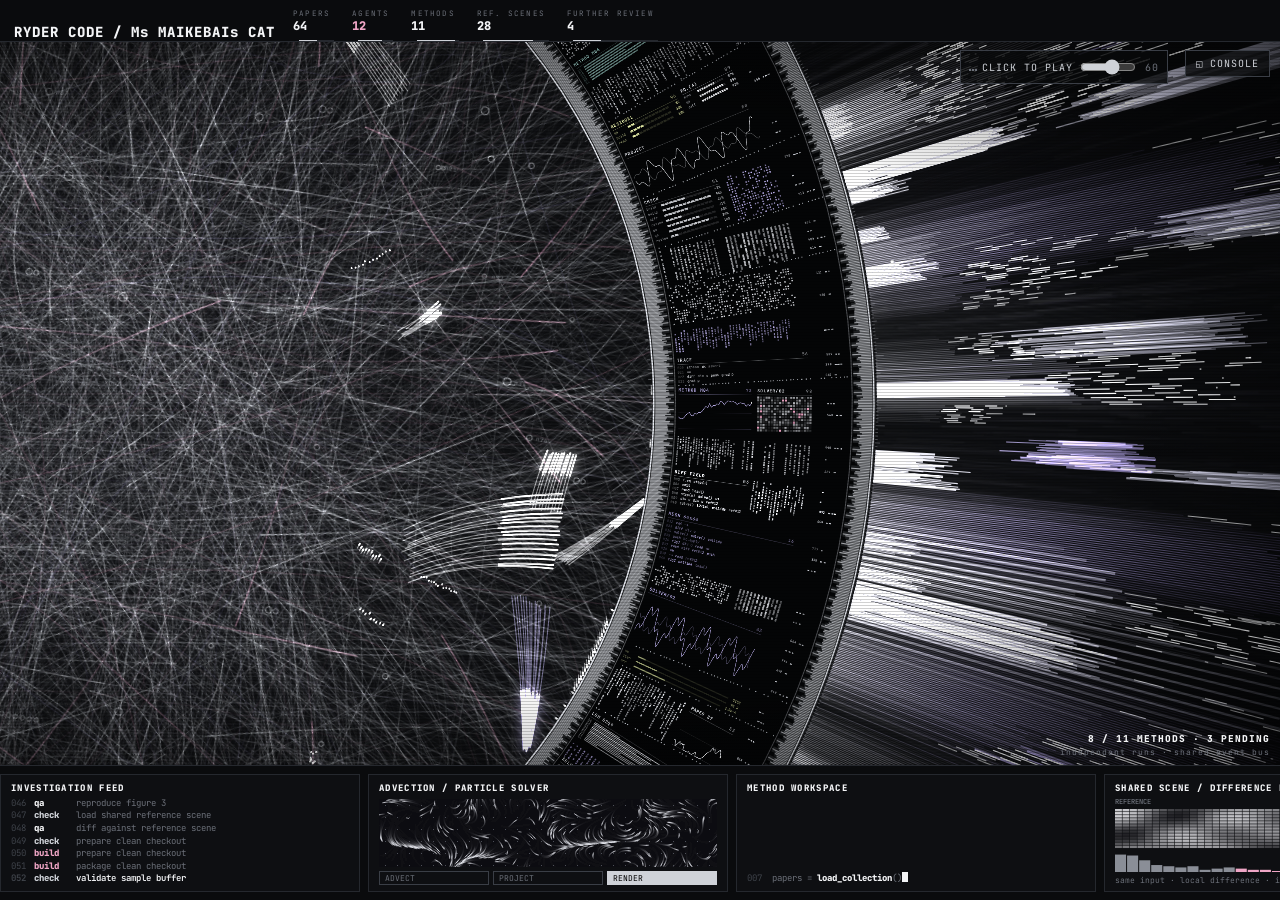
<file: haloflux/mobile.html>
<!doctype html>
<!--
  HALOFLUX - Copyright (c) 2026 Ryder191 (RYDER CODE / Ms MAIKEBAIs CAT). All rights reserved.
  https://github.com/Ryder191/haloflux

  Source code and audiovisual design are original works protected by copyright.
  Licensed under the PolyForm Noncommercial License 1.0.0 (see LICENSE).
  Noncommercial use only. ANY COMMERCIAL USE IS STRICTLY PROHIBITED.
  Keep this notice and credit "HALOFLUX by Ryder191" when sharing or remixing.

  源代码与视觉设计均为原创作品，受著作权保护。按 PolyForm Noncommercial 1.0.0 授权。
  仅限非商业用途，严格禁止任何商业用途。转载或二创须保留本声明并注明出处。
-->
<html lang="en">
<head>
<meta charset="utf-8">
<meta name="viewport" content="width=device-width, initial-scale=1, viewport-fit=cover, user-scalable=no">
<meta name="apple-mobile-web-app-capable" content="yes">
<meta name="mobile-web-app-capable" content="yes">
<meta name="apple-mobile-web-app-status-bar-style" content="black-translucent">
<meta name="theme-color" content="#08090b">
<title>Paper Lab Mobile</title>
<link rel="preconnect" href="https://fonts.googleapis.com">
<link href="https://fonts.googleapis.com/css2?family=JetBrains+Mono:wght@400;600;800&display=swap" rel="stylesheet">
<style>
:root{
  --bg:#08090b; --panel:#0e0f12; --line:#25282e; --line2:#3a3e46;
  --text:#cfd2d8; --dim:#6b6f78; --faint:#3f434a; --white:#f4f5f7;
  --pink:#f0a6c6; --teal:#98e0cf;
}
*{box-sizing:border-box}
html,body{margin:0;height:100%;background:var(--bg);color:var(--text);font-family:"JetBrains Mono",Consolas,monospace;overflow:hidden}
.app{display:grid;grid-template-rows:auto minmax(0,1fr) auto;height:100vh}

/* ---------- header ---------- */
header{display:grid;grid-template-columns:minmax(240px,1.7fr) repeat(5,minmax(0,1fr));align-items:end;border-bottom:1px solid var(--line);padding:10px 18px 0;background:#0a0b0d}
.brand h1{white-space:nowrap;margin:0;font-size:21px;font-weight:800;letter-spacing:1.5px;color:var(--white)}
.brand p{margin:3px 0 9px;font-size:9px;color:var(--dim);letter-spacing:1.2px}
.kpi{padding:0 10px 9px;position:relative}
.kpi .k{font-size:9px;color:var(--dim);letter-spacing:1.2px}
.kpi .v{font-size:14px;font-weight:800;color:var(--white);font-variant-numeric:tabular-nums}
.kpi .v.pink{color:var(--pink)}
.kpi .seg{position:absolute;left:10px;right:0;bottom:-1px;height:2px;background:var(--line)}
.kpi .seg i{display:block;height:100%;background:var(--text);width:0;transition:width 1.2s ease}

/* ---------- stage ---------- */
.stage{position:relative;min-height:0;overflow:hidden}
#stage{position:absolute;inset:0;width:100%;height:100%;display:block}
.stage::after{content:"";position:absolute;inset:0;pointer-events:none;
  background:repeating-linear-gradient(0deg,rgba(0,0,0,.18) 0 1px,transparent 1px 3px),
             radial-gradient(ellipse at 40% 50%,transparent 55%,rgba(0,0,0,.55) 100%)}
.ov{position:absolute;font-size:9px;letter-spacing:1px;color:var(--text);pointer-events:none;z-index:2}
.chk{left:0;top:0;will-change:transform;background:rgba(8,9,11,.85);border:1px solid var(--line2);padding:5px 8px;transition:opacity .4s}
.chk b{display:block;font-size:8px;color:var(--dim);font-weight:600;margin-bottom:3px}
.chk span{font-size:12px;color:var(--white);font-weight:600;white-space:nowrap}
.console{top:10px;right:14px;border:1px solid var(--line2);padding:3px 8px;background:rgba(8,9,11,.8)}
.music{top:10px;right:104px;z-index:3;pointer-events:auto;display:flex;align-items:center;gap:6px;border:1px solid var(--line2);padding:2px 8px;background:rgba(8,9,11,.8);user-select:none}
.music .mbtn{cursor:pointer;display:flex;align-items:center;gap:5px}
.music:hover{border-color:#cfd2d8}
.music .mbtn:hover em{color:#fff}
.music em{font-style:normal;white-space:nowrap}
.music.on em{color:var(--white)}
.music.wait em{animation:bl 1s steps(1) infinite}
.music .eq{display:inline-flex;align-items:flex-end;gap:1px;height:8px}
.music .eq b{display:block;width:2px;height:2px;background:var(--dim)}
.music.on .eq b{background:var(--white);animation:eqb .9s ease-in-out infinite}
.music.on .eq b:nth-child(2){animation-delay:-.3s}
.music.on .eq b:nth-child(3){animation-delay:-.6s}
@keyframes eqb{0%,100%{height:2px}50%{height:8px}}
.music input[type=range]{width:70px;height:10px;margin:0;accent-color:#cfd2d8;cursor:pointer}
.music .mval{width:16px;text-align:right;color:var(--dim);font-variant-numeric:tabular-nums}
.status{right:16px;bottom:12px;text-align:right}
.status .big{font-size:11px;color:var(--white);font-weight:800}
.status .sm{color:var(--dim);font-size:8px;margin-top:2px}

/* ---------- panels ---------- */
.panels{display:grid;grid-template-columns:repeat(4,minmax(0,1fr));gap:8px;padding:8px 12px 12px;border-top:1px solid var(--line);background:#0a0b0d}
.p{border:1px solid var(--line);background:var(--panel);padding:7px 10px 6px;height:clamp(118px,17vh,168px);display:flex;flex-direction:column;overflow:hidden;min-width:0}
.p h3{margin:0 0 5px;font-size:9px;font-weight:800;letter-spacing:1.3px;color:var(--white);white-space:nowrap}
.p .cap{margin-top:auto;font-size:8px;color:var(--dim);padding-top:3px;white-space:nowrap;overflow:hidden}
.p canvas{width:100%;flex:1;min-height:0;display:block}

.feed{flex:1;min-height:0;display:flex;flex-direction:column;justify-content:flex-end;font-size:9px;line-height:1.4;overflow:hidden}
.feed div{white-space:nowrap;color:var(--dim)}
.feed div:last-child{color:var(--white);font-weight:600}
.n{color:var(--faint);margin-right:8px}
.vb{display:inline-block;width:42px;font-weight:800}
.vb.build{color:var(--pink)} .vb.check{color:var(--text)} .vb.read{color:var(--teal)} .vb.qa{color:var(--white)}

.btns{display:flex;gap:4px;margin-top:4px}
.btns span{flex:1;font-size:8px;border:1px solid var(--line2);padding:1px 5px;color:var(--dim);transition:all .3s}
.btns span.on{background:#cfd2d8;color:#000;border-color:#cfd2d8}

.code{flex:1;min-height:0;font-size:9px;line-height:1.45;overflow:hidden;display:flex;flex-direction:column;justify-content:flex-end}
.code div{white-space:nowrap}
.code .ln{color:var(--faint);margin-right:10px}
.code .fn{color:var(--white);font-weight:800}
.code .op{color:var(--dim)}
.caret{display:inline-block;width:6px;height:10px;background:var(--white);vertical-align:-1px;animation:bl 1s steps(1) infinite}
@keyframes bl{50%{opacity:0}}

.routes{display:grid;grid-template-columns:1.2fr repeat(3,1fr);gap:3px 6px;font-size:8px;align-content:start}
.routes .h{color:var(--dim);font-weight:800;letter-spacing:1px}
.routes .nm{color:var(--text);white-space:nowrap;overflow:hidden}
.chip{display:inline-block;padding:0 4px;border:1px solid var(--line2);border-radius:2px;color:var(--faint);line-height:11px;transition:all .3s}
.chip.on{background:#d6d8dd;color:#000;border-color:#d6d8dd}
.chip.done{background:#2b2e34;color:var(--text);border-color:#2b2e34}
.chip.pk{background:rgba(240,166,198,.25);color:var(--pink);border-color:rgba(240,166,198,.5)}

.agents{display:grid;grid-template-columns:1fr 1fr;gap:2px 12px;font-size:8px;align-content:start}
.ag{display:flex;align-items:center;gap:5px;white-space:nowrap}
.ag .id{color:var(--faint)} .ag .rl{width:36px;color:var(--text);font-weight:600}
.ag .cells{display:flex;gap:1px}
.ag .cells i{width:7px;height:7px;background:#1d1f24}
.ag .st{color:var(--dim);overflow:hidden}
.ag .st.w{color:var(--white)}

@media (max-width:1000px){
  html,body{overflow:auto}
  .app{height:auto}
  .stage{height:62vh}
  header{grid-template-columns:repeat(3,minmax(0,1fr));gap:6px 0}
  .brand{grid-column:1/-1}
  .panels{grid-template-columns:repeat(2,minmax(0,1fr))}
  .p{height:150px}
}
@media (max-width:520px){
  header{padding:10px 16px 0}
  .panels{grid-template-columns:minmax(0,1fr);padding:8px 16px 16px}
}

/* ===== mobile ===== */
.app{grid-template-columns:minmax(0,1fr)!important;width:100%}
.app>*{min-width:0}
html,body{overflow:hidden!important;height:100%;overscroll-behavior:none;touch-action:manipulation;-webkit-tap-highlight-color:transparent}
.app{height:100vh!important;height:100dvh!important;grid-template-rows:auto minmax(0,1fr) auto!important;
  padding-top:env(safe-area-inset-top);padding-left:env(safe-area-inset-left);padding-right:env(safe-area-inset-right)}
header{display:flex!important;align-items:flex-end;gap:14px;padding:8px 14px 0!important;overflow-x:auto;scrollbar-width:none}
header::-webkit-scrollbar{display:none}
.brand{flex:none}
.brand h1{font-size:14px!important;letter-spacing:1px}
.brand p{display:none}
.kpi{flex:none;padding:0 4px 7px!important}
.kpi .k{font-size:7.5px} .kpi .v{font-size:12px}
.stage{height:auto!important}
.console{top:8px!important;right:10px!important;padding:6px 10px!important;font-size:10px!important}
.status{right:10px!important;bottom:8px!important}
.status .big{font-size:9.5px!important}
.panels{display:flex!important;overflow-x:auto;scroll-snap-type:x mandatory;gap:8px;
  padding:8px 12px calc(8px + env(safe-area-inset-bottom))!important;scrollbar-width:none}
.panels::-webkit-scrollbar{display:none}
.p{flex:0 0 min(78vw,360px);height:118px!important;scroll-snap-align:start}
#cpanel{top:auto!important;left:0!important;right:0!important;bottom:0!important;width:100%!important;max-width:none!important;
  height:64vh;height:64dvh;font-size:12px!important;border-left:0!important;border-right:0!important;padding-bottom:env(safe-area-inset-bottom)}
#cpanel .top button{padding:7px 10px!important}
#cpanel .row{grid-template-columns:1fr 44% 58px!important;padding:6px 0!important}
#cpanel input[type=range]{height:26px!important}
#cpanel input[type=number]{padding:5px!important;font-size:12px}
/* bgm mobile */
.music{top:8px!important;right:112px!important;padding:5px 8px!important;font-size:10px!important;gap:7px!important}
.music input[type=range]{width:56px!important;height:22px!important}
@media (max-width:380px){.music input[type=range],.music .mval{display:none}}
</style>
</head>
<body>
<div class="app">
  <header>
    <div class="brand"><h1>RYDER CODE / Ms MAIKEBAIs CAT</h1><p>RESEARCH PAPERS → REPRODUCIBLE EXPERIMENTS</p></div>
    <div class="kpi"><div class="k">PAPERS</div><div class="v" id="k0">64</div><div class="seg"><i></i></div></div>
    <div class="kpi"><div class="k">AGENTS</div><div class="v pink" id="k1">12</div><div class="seg"><i></i></div></div>
    <div class="kpi"><div class="k">METHODS</div><div class="v" id="k2">11</div><div class="seg"><i></i></div></div>
    <div class="kpi"><div class="k">REF. SCENES</div><div class="v" id="k3">28</div><div class="seg"><i></i></div></div>
    <div class="kpi"><div class="k">FURTHER REVIEW</div><div class="v" id="k4">4</div><div class="seg"><i></i></div></div>
  </header>

  <div class="stage" id="stageWrap">
    <canvas id="stage"></canvas>
    <div class="ov console">◱ CONSOLE</div>
    <div class="ov music" id="bgm">
      <span class="mbtn" id="bgmBtn" title="开/关背景音乐（M 键）"><i class="eq"><b></b><b></b><b></b></i><em id="bgmTxt">BGM OFF</em></span>
      <input type="range" id="bgmVol" min="0" max="100" step="1" value="60" title="音量">
      <span class="mval" id="bgmVal">60</span>
    </div>
    <audio id="bgmAudio" data-src="audio/sw421k.mp3" loop preload="auto" playsinline></audio>
    <div class="ov chk" id="chk"><b id="chkK">STABILITY CHECK</b><span id="chkV">CFL = |u| Δt / Δx</span></div>
    <div class="ov status"><div class="big" id="stBig">7 / 11 METHODS · 4 PENDING</div><div class="sm">independent runs · shared event bus</div></div>
  </div>

  <section class="panels">
    <div class="p"><h3>INVESTIGATION FEED</h3><div class="feed" id="feed"></div></div>
    <div class="p"><h3>ADVECTION / PARTICLE SOLVER</h3><canvas id="cAdv"></canvas>
      <div class="btns" id="advBtns"><span class="on">ADVECT</span><span>PROJECT</span><span>RENDER</span></div></div>
    <div class="p"><h3>METHOD WORKSPACE</h3><div class="code" id="code"></div></div>
    <div class="p"><h3>SHARED SCENE / DIFFERENCE FIELD</h3><canvas id="cDiff"></canvas><div class="cap">same input · local difference · inspect source</div></div>
    <div class="p"><h3>SOURCE / EXTRACTION ROUTES</h3><div class="routes" id="routes"></div><div class="cap">pages → equations → runnable source</div></div>
    <div class="p"><h3>VALIDATION / SAMPLE BUFFER</h3><canvas id="cVal"></canvas><div class="cap">illustrative / source check required</div></div>
    <div class="p"><h3>12 AGENTS / DISPATCH</h3><div class="agents" id="agents"></div><div class="cap">independent jobs / shared event bus</div></div>
    <div class="p"><h3>METHOD / REFERENCE INDEX</h3><canvas id="cIdx"></canvas><div class="cap">28 scenes / 7 matched / 4 further review</div></div>
  </section>
</div>

<script>
const TAU = Math.PI * 2, rnd = Math.random;
const rr = (a, b) => a + rnd() * (b - a);
const pick = a => a[(rnd() * a.length) | 0];
const gauss = () => (rnd() + rnd() + rnd() - 1.5) / 1.5;
let DPR = Math.min(window.devicePixelRatio || 1, 2);
const FONT = '"JetBrains Mono",Consolas,monospace';

function mk(w, h) {
  const c = document.createElement('canvas');
  c.width = Math.max(1, Math.ceil(w * DPR)); c.height = Math.max(1, Math.ceil(h * DPR));
  c.x = c.getContext('2d'); c.x.setTransform(DPR, 0, 0, DPR, 0, 0);
  return c;
}
function fit(c) {
  const r = c.getBoundingClientRect();
  c.width = Math.max(1, Math.round(r.width * DPR)); c.height = Math.max(1, Math.round(r.height * DPR));
  const x = c.getContext('2d'); x.setTransform(DPR, 0, 0, DPR, 0, 0);
  c.w = r.width; c.h = r.height; c.x = x;
  return c;
}

/* =========================================================
   MAIN STAGE
   ========================================================= */
const stage = document.getElementById('stage'); let S = stage.getContext('2d'); const S_MAIN = S;
let W, H, cx, cy, R, RO, RMAX, thV, thS;
let webBase, webLayers = [], layerEnv = [0, 0, 0], trailC, glowC, laneC;
let curves = [], runners = [], comets = [], cards = [], wedges = [], pulses = [];
let webRot = 0, ringRot = 0, ringVel = 0, OSTEP = 0.0038;
const GS = 3; // glow buffer downscale
const FS = 0.5; let farC;
let ROT = false, SW = 0, SH = 0;   // portrait phones: scene is drawn rotated -90°
function setXf(ctx, d, z, tx, ty) {
  if (ROT && ctx === S_MAIN) ctx.setTransform(0, -d * z, d * z, 0, ty, SH * d - tx);
  else ctx.setTransform(d * z, 0, 0, d * z, tx, ty);
} // far-layer buffer (depth of field)
const HAS_FILTER = 'filter' in S;
const easeIO = t => t < 0.5 ? 4 * t * t * t : 1 - Math.pow(-2 * t + 2, 3) / 2;
const easeO = t => 1 - Math.pow(1 - t, 3);

/* ---------- live configuration (driven by the console) ---------- */
// [key, label, min, max, step, group, rebuild]
const PARAMS = [
  ['tempo', '整体节拍速度', 0.4, 2.5, 0.05, '全局'],
  ['camera', '自动运镜 (0关 1开)', 0, 1, 1, '全局'],
  ['camZoom', '运镜推近幅度', 0, 2, 0.05, '全局'],
  ['glow', '柔光层强度', 0, 1.5, 0.05, '全局'],
  ['scan', '扫描线 (0关 1开)', 0, 1, 1, '全局'],

  ['ringSpeed', '圆环转动幅度/速度', 0, 3, 0.05, '圆环'],
  ['ringPause', '圆环停顿时长', 0, 3, 0.05, '圆环'],
  ['ringWidth', '环带厚度', 0.6, 1.6, 0.02, '圆环', 'resize'],
  ['rimBright', '内外缘细线亮度', 0, 2, 0.05, '圆环'],
  ['rimWidth', '内外缘细线带宽度', 0.3, 2.5, 0.05, '圆环', 'slots'],
  ['dataFlicker', '数据块刷新/闪烁', 0, 4, 0.1, '圆环'],

  ['webBright', '底层网线亮度', 0.1, 3, 0.05, '圈内', 'web'],
  ['webPulseBase', '网线闪烁层基础亮度', 0, 1, 0.02, '圈内'],
  ['webPulseAmp', '网线闪烁层节拍亮度', 0, 1, 0.02, '圈内'],
  ['webSpin', '网线整体转速', 0, 5, 0.1, '圈内'],
  ['runnerCount', '单独亮线 数量', 0, 900, 1, '圈内'],
  ['runnerBright', '单独亮线 亮度', 0, 2, 0.05, '圈内'],
  ['runnerWidth', '单独亮线 粗细', 0.3, 3, 0.05, '圈内'],
  ['runnerSpeed', '单独亮线 速度', 0.1, 4, 0.05, '圈内'],
  ['runnerVariety', '单独亮线 速度差异', 0, 1, 0.05, '圈内'],
  ['cometPerBeat', '成组光束 每拍数量', 0, 6, 0.1, '圈内'],
  ['cometBurst', '成组光束 重拍爆发数', 0, 12, 0.5, '圈内'],
  ['cometTrickle', '成组光束 拍间零星(每秒)', 0, 6, 0.1, '圈内'],
  ['cometLines', '成组光束 每组线数', 0.3, 3, 0.05, '圈内'],
  ['cometWidth', '成组光束 宽度', 0.3, 3, 0.05, '圈内'],
  ['cometBright', '成组光束 亮度', 0.1, 2.5, 0.05, '圈内'],
  ['cometGlow', '成组光束 柔光', 0, 3, 0.05, '圈内'],
  ['cometSpeed', '成组光束 速度', 0.3, 3, 0.05, '圈内'],
  ['cometFollow', '成组光束 跟随圆环 (0/1)', 0, 1, 1, '圈内'],

  ['beamBright', '伸缩光束 亮度', 0, 2.5, 0.05, '环外'],
  ['beamLen', '伸缩光束 长度', 0.2, 1.8, 0.05, '环外'],
  ['beamWidth', '伸缩光束 线粗细', 0.3, 3, 0.05, '环外'],
  ['beamBounce', '回弹波浪层 强度', 0, 2, 0.05, '环外'],
  ['beamGlow', '伸缩光束 柔光', 0, 6, 0.1, '环外'],
  ['dashBright', '流动短线 亮度', 0, 2, 0.05, '环外'],
  ['hazeCount', '宽光带 数量', 0, 30, 1, '环外'],
  ['hazeBright', '宽光带 亮度', 0, 3, 0.05, '环外'],
  ['flyerCount', '飞出流线(单独) 数量', 0, 3, 0.05, '环外', 'flyers'],
  ['flyerBright', '飞出流线(单独) 亮度', 0, 3, 0.05, '环外'],
  ['flyerWidth', '飞出流线 粗细', 0.3, 3, 0.05, '环外'],
  ['flyerSpeed', '飞出流线 速度', 0.2, 3, 0.05, '环外'],
  ['burstRate', '飞出流线(成组) 频率', 0, 5, 0.1, '环外'],
  ['burstSize', '飞出流线(成组) 每组数量', 0.2, 3, 0.05, '环外'],
  ['burstBright', '飞出流线(成组) 亮度', 0, 2.5, 0.05, '环外'],
  ['flareRate', '根部闪光 频率', 0, 5, 0.1, '环外'],
  ['flareBright', '根部闪光 亮度', 0, 2, 0.05, '环外'],
  ['rimDensity', '内外缘细线 密度', 0.3, 3, 0.05, '圆环'],
  ['depthBlur', '远景虚化 (环外远层)', 0, 5, 0.1, '空间层次'],
  ['depthDim', '远景亮度', 0, 1.5, 0.05, '空间层次'],
  ['webBlur', '圈内底层虚化', 0, 4, 0.1, '空间层次', 'web'],
  ['parallax', '视差 (运镜时远近错位)', 0, 1.5, 0.05, '空间层次'],
  ['bokeh', '前景光斑 数量', 0, 80, 1, '空间层次'],
  ['bokehBright', '前景光斑 亮度', 0, 3, 0.05, '空间层次'],
  ['atmos', '空间雾气', 0, 3, 0.05, '空间层次'],
  ['ringShadow', '圆环遮挡阴影', 0, 2, 0.05, '空间层次'],
  ['vignette', '暗角', 0, 1.5, 0.05, '空间层次'],
];
const BASE = {
  tempo: 1, camera: 1, camZoom: 1, glow: 1, scan: 1,
  ringSpeed: 1, ringPause: 1, ringWidth: 1, rimBright: 1, rimWidth: 1, dataFlicker: 1,
  webBright: 1, webPulseBase: 0.15, webPulseAmp: 0.85, webSpin: 1,
  runnerCount: 336, runnerBright: 1, runnerWidth: 1, runnerSpeed: 1, runnerVariety: 1,
  cometPerBeat: 1.1, cometBurst: 4, cometTrickle: 0, cometLines: 1, cometWidth: 1, cometBright: 1, cometGlow: 1.1, cometSpeed: 1, cometFollow: 0,
  beamBright: 1, beamBounce: 1, beamLen: 1, beamWidth: 1, beamGlow: 1, dashBright: 1, hazeCount: 8, hazeBright: 1,
  flyerCount: 1, flyerBright: 1, flyerWidth: 1, flyerSpeed: 1, burstRate: 1, burstSize: 1, burstBright: 1, flareRate: 1, flareBright: 1,
  rimDensity: 1, depthBlur: 1.4, depthDim: 0.9, webBlur: 0.7, parallax: 0.6, bokeh: 16, bokehBright: 1, atmos: 1, ringShadow: 1, vignette: 0.7,
};
const PRESETS = {
  A: { ...BASE, webBright: 1.25, webPulseBase: 0.3, webPulseAmp: 0.4, runnerCount: 45, runnerVariety: 0,
       cometPerBeat: 2.5, cometBurst: 5, cometTrickle: 1.6, cometFollow: 1, cometGlow: 0.85 },
  B: { ...BASE },
};
// 你的默认效果：把控制台「导出」的 values 粘贴进来替换 null，发给任何设备打开都会默认使用它
const BAKED_MINE = {tempo: 2.5, camera: 1, camZoom: 1, glow: 1.1, scan: 1, ringSpeed: 3, ringPause: 1.2, ringWidth: 1.3, rimBright: 1.8, rimWidth: 1.3, dataFlicker: 1, webBright: 0.9, webPulseBase: 0.1, webPulseAmp: 0.8, webSpin: 1, runnerCount: 788, runnerBright: 0.5, runnerWidth: 1, runnerSpeed: 0.6, runnerVariety: 0.4, cometPerBeat: 2.3, cometBurst: 9, cometTrickle: 1.5, cometLines: 1, cometWidth: 1, cometBright: 1, cometGlow: 1.1, cometSpeed: 0.8, cometFollow: 1, beamBright: 1.8, beamLen: 1.8, beamWidth: 0.7, beamBounce: 2, beamGlow: 3.5, dashBright: 1.9, hazeCount: 22, hazeBright: 1.5, flyerCount: 3, flyerBright: 3, flyerWidth: 1.4, flyerSpeed: 2.2, burstRate: 3.5, burstSize: 3, burstBright: 2.5, flareRate: 3.5, flareBright: 2, rimDensity: 1.2, depthBlur: 0, depthDim: 0.1, webBlur: 0, parallax: 0, bokeh: 0, bokehBright: 0, atmos: 0, ringShadow: 0, vignette: 0};   // 2026-10-21 定稿默认
if (BAKED_MINE) PRESETS.MINE = { ...BASE, ...BAKED_MINE };
// phones: fewer particles, same look
const MOBILE_K = { runnerCount: 0.5, flyerCount: 0.55, burstSize: 0.75, bokeh: 0.6 };
for (const p of Object.values(PRESETS)) for (const k in MOBILE_K) p[k] = k === 'runnerCount' || k === 'bokeh' ? Math.round(p[k] * MOBILE_K[k]) : +(p[k] * MOBILE_K[k]).toFixed(2);
const C = { ...(PRESETS.MINE || PRESETS.B) };
const zf = z => 1 + (z - 1) * C.camZoom;

const TOK = ['load_collection()', 'extract_eq', '∂u/∂t', 'rho', 'grad(p)', 'dt=1e-3', 'assert', 'residual', 'solve()',
  'mesh', 'bc.apply', 'flux', 'CFL', '0.0041', 'ok', 'PASS', 'ref#12', 'scene_07', 'u_star', 'div(u)', 'proj', 'advect',
  'step++', 'tol', '1.2e-6', 'kernel', 'paper[37]', 'eq.(4)', 'fig.3', 'table2', 'nu=0.01', 'v_x', 'omega', 'bounce',
  'f_eq', 'stream', 'collide', 'Re=100', 'check', '>>>', 'match', 'diff', 'L2', 'grid64', 'cfg', 'seed=7'];

/* ---------- rhythm: an uneven beat clock drives everything ---------- */
const PATTERN = [0.5, 0.25, 0.25, 0.5, 0.5, 0.75, 0.25, 0.25, 0.25, 1.0];
let beatT = 0.4, beatI = 0, sinceBeat = 9, beatN = 0, env = 0;
function updateBeat(dt) {
  beatT -= dt; sinceBeat += dt;
  if (beatT <= 0) { beatT += PATTERN[beatI++ % PATTERN.length] * 0.92 / C.tempo; sinceBeat = 0; beatN++; onBeat(); }
  env = Math.exp(-sinceBeat * 4.5);
}
function onBeat() {
  // ring: kick every other beat → stepped, fast rotation
  if (rot.t >= rot.dur && rot.hold <= 0) ringMove();
  // comets come in bursts
  const n = Math.round((beatN % 4 === 0 ? C.cometBurst : C.cometPerBeat) * rr(0.6, 1.4));
  for (let i = 0; i < n; i++) setTimeout(spawnComet, i * rr(30, 90));
  // web layers shimmer
  layerEnv[(rnd() * 3) | 0] = 1;
  if (beatN % 4 === 0) layerEnv = layerEnv.map(() => rr(0.6, 1));
  // outer: travelling wave + random wedge hits
  const dir = rnd() < 0.5 ? 1 : -1, big = beatN % 8 === 0;
  pulses.push({ c: dir > 0 ? -thS - 0.15 : thS + 0.15, v: dir * rr(0.7, 1.6) * (big ? 0.7 : 1), w: big ? rr(0.25, 0.4) : rr(0.05, 0.16), amp: big ? 1 : rr(0.45, 0.9), life: rr(1.2, 2.0), L: 0 });
  pulses.forEach(p => p.L || (p.L = p.life));
  onBeatOuter();
  // ring cards
  for (let i = 0; i < Math.round(6 * C.dataFlicker); i++) pick(slots).c = null;
  for (let i = 0; i < Math.round(2 * C.dataFlicker); i++) pick(slots).flash = rr(0.35, 0.7);
}

/* ---------- camera: automatic push-in / pull-out shots ---------- */
const cam = { x: 0, y: 0, z: 1 };
let shots = [], shotI = 0, shotT = 0, camPhase = 'hold', camFrom = null;
function buildShots() {
  const P = (a, r) => ({ x: cx + Math.cos(a) * r, y: cy + Math.sin(a) * r });
  const mid = (R + RO) / 2;
  shots = [
    { x: W / 2, y: H / 2, z: 1, hold: 4.5 },
    { ...P(-thS * 0.45, mid), z: 2.3, hold: 3.4 },
    { ...P(0.04, RO + (RMAX - RO) * 0.3), z: 1.6, hold: 3.2 },
    { x: W / 2, y: H / 2, z: 1, hold: 3.0 },
    { ...P(0.22, R * 0.8), z: 1.9, hold: 3.4 },
    { ...P(thS * 0.5, mid + 10), z: 2.8, hold: 3.0 },
    { ...P(-0.12, RO + 40), z: 1.35, hold: 3.2 },
  ];
  shotI = 0; shotT = 0; camPhase = 'hold';
  Object.assign(cam, shots[0]);
}
function clampCam() {
  const hw = W / (2 * cam.z), hh = H / (2 * cam.z);
  cam.x = Math.max(hw, Math.min(W - hw, cam.x));
  cam.y = Math.max(hh, Math.min(H - hh, cam.y));
}
function updateCam(dt) {
  if (!C.camera) { cam.x = W / 2; cam.y = H / 2; cam.z = 1; return; }
  shotT += dt;
  const cur = shots[shotI], nxt = shots[(shotI + 1) % shots.length];
  if (camPhase === 'hold') {
    const k = shotT / cur.hold;
    cam.x = cur.x; cam.y = cur.y + (cur.z > 1 ? Math.sin(k * Math.PI) * 6 : 0);
    cam.z = zf(cur.z) * (1 + 0.05 * k * C.camZoom);            // slow creep while holding
    if (shotT >= cur.hold) { camPhase = 'move'; shotT = 0; camFrom = { ...cam }; }
  } else {
    const dur = 2.2, e = easeIO(Math.min(1, shotT / dur));
    const lz = Math.log(camFrom.z) + (Math.log(zf(nxt.z)) - Math.log(camFrom.z)) * e;
    let z = Math.exp(lz);
    if (camFrom.z > 1.2 && zf(nxt.z) > 1.2) z *= 1 - 0.4 * Math.sin(Math.PI * e); // pull out between two close-ups
    cam.z = Math.max(1, z);
    cam.x = camFrom.x + (nxt.x - camFrom.x) * e;
    cam.y = camFrom.y + (nxt.y - camFrom.y) * e;
    if (shotT >= dur) { shotI = (shotI + 1) % shots.length; camPhase = 'hold'; shotT = 0; }
  }
  clampCam();
}
function camT(ctx, d) { setXf(ctx, d, cam.z, d * (W / 2 - cam.x * cam.z), d * (H / 2 - cam.y * cam.z)); }
function camTk(ctx, d, k) {
  const z = 1 + (cam.z - 1) * k, x = W / 2 + (cam.x - W / 2) * k, y = H / 2 + (cam.y - H / 2) * k;
  setXf(ctx, d, z, d * (W / 2 - x * z), d * (H / 2 - y * z));
}
const toScreen = (x, y) => ({ x: (x - cam.x) * cam.z + W / 2, y: (y - cam.y) * cam.z + H / 2 });

/* ---------- setup ---------- */
function mkd(w, h, d) {
  const c = document.createElement('canvas');
  c.width = Math.max(1, Math.ceil(w * d)); c.height = Math.max(1, Math.ceil(h * d));
  c.x = c.getContext('2d'); c.x.setTransform(d, 0, 0, d, 0, 0); return c;
}
function resizeStage() {
  const r = stage.getBoundingClientRect();
  ROT = r.height > r.width * 1.05; SW = r.width; SH = r.height;
  W = ROT ? r.height : r.width; H = ROT ? r.width : r.height;
  stage.width = SW * DPR; stage.height = SH * DPR;
  cx = W * (ROT ? -0.1 : 0.07); cy = H * 0.5;
  R = Math.max(H * 0.78, W * 0.30);
  RO = R + Math.max(90, Math.min(240, H * 0.3, W * 0.13)) * C.ringWidth;
  RMAX = Math.hypot(W - cx, H / 2) + 60;
  thV = Math.asin(Math.min(1, (H / 2 + 60) / R));
  thS = Math.asin(Math.min(1, (H / 2 + 40) / RO));
  buildWeb(); buildLanes(); buildCards(); buildOuter();
  trailC = mkd(2 * R + 4, 2 * R + 4, Math.min(DPR, 1.5));
  farC = document.createElement('canvas'); farC.width = Math.ceil(W * FS); farC.height = Math.ceil(H * FS); farC.x = farC.getContext('2d');
  glowC = document.createElement('canvas');
  glowC.width = Math.ceil(W / GS); glowC.height = Math.ceil(H / GS); glowC.x = glowC.getContext('2d');
  runners = []; for (let i = 0; i < C.runnerCount; i++) runners.push(newRunner(true));
  comets = []; pulses = [];
  buildShots();
}

/* ---------- inner web ---------- */
function buildWeb() {
  const size = 2 * R + 4, d = Math.min(DPR, 1.5);
  webBase = mkd(size, size, d);
  webLayers = [0, 1, 2].map(() => mkd(size, size, d));
  const all = [webBase, ...webLayers];
  all.forEach(c => c.x.translate(R + 2, R + 2));
  const b = webBase.x;
  b.beginPath(); b.arc(0, 0, R, 0, TAU);
  const g = b.createRadialGradient(0, 0, R * 0.2, 0, 0, R);
  g.addColorStop(0, '#111215'); g.addColorStop(1, '#0c0d0f');
  b.fillStyle = g; b.fill();
  all.forEach(c => { c.x.save(); c.x.beginPath(); c.x.arc(0, 0, R, 0, TAU); c.x.clip(); });
  curves = [];
  const N = Math.min(2600, Math.round(1000 + (W * H) / 800));
  for (let i = 0; i < N; i++) {
    const a1 = rnd() * TAU, a2 = a1 + rr(0.6, Math.PI * 1.4);
    const p0 = { x: Math.cos(a1) * R, y: Math.sin(a1) * R };
    const p1 = { x: Math.cos(a2) * R, y: Math.sin(a2) * R };
    const cr = Math.sqrt(rnd()) * R * 0.9, ca = rnd() * TAU;
    const c = { x: Math.cos(ca) * cr, y: Math.sin(ca) * cr };
    curves.push({ p0, c, p1 });
    const layer = rnd() < 0.7 ? -1 : (rnd() * 3) | 0;
    const x = layer < 0 ? b : webLayers[layer].x;
    const al = Math.min(1, (layer < 0 ? 0.03 + Math.pow(rnd(), 3) * 0.28 : 0.08 + Math.pow(rnd(), 2) * 0.35) * C.webBright);
    const k = rnd();
    x.strokeStyle = k < 0.05 ? `rgba(240,166,198,${al})` : k < 0.1 ? `rgba(180,170,235,${al})` : `rgba(228,231,238,${al})`;
    x.lineWidth = rr(0.4, 1.1);
    x.beginPath(); x.moveTo(p0.x, p0.y); x.quadraticCurveTo(c.x, c.y, p1.x, p1.y); x.stroke();
  }
  // node markers
  b.font = `6px ${FONT}`; b.textBaseline = 'middle';
  for (let i = 0; i < 70; i++) {
    const rr_ = Math.sqrt(rnd()) * R * 0.92, a = rnd() * TAU;
    const px = Math.cos(a) * rr_, py = Math.sin(a) * rr_, s = rr(2, 4.5);
    b.strokeStyle = `rgba(235,238,244,${rr(0.35, 0.8)})`; b.lineWidth = 0.8;
    b.beginPath(); b.arc(px, py, s, 0, TAU); b.stroke();
    if (rnd() < 0.4) { b.beginPath(); b.arc(px + s * 2.2, py, s * 0.8, 0, TAU); b.stroke(); }
    if (rnd() < 0.35) { b.fillStyle = 'rgba(200,204,212,.5)'; b.fillText('n' + ((rnd() * 99) | 0), px + 7, py); }
  }
  // dotted chains of small rings (as in the original)
  for (let k = 0; k < 3; k++) {
    const rad = R * rr(0.45, 0.85), a0 = rr(0, TAU), cnt = 22 + (rnd() * 14 | 0);
    b.strokeStyle = 'rgba(235,238,244,.55)'; b.lineWidth = 0.8;
    for (let i = 0; i < cnt; i++) { const a = a0 + i * 0.022; b.beginPath(); b.arc(Math.cos(a) * rad, Math.sin(a) * rad, 2.2, 0, TAU); b.stroke(); }
  }
  all.forEach(c => c.x.restore());
  if (HAS_FILTER && C.webBlur > 0) {
    all.forEach((c, i) => {
      const orig = document.createElement('canvas'); orig.width = c.width; orig.height = c.height; orig.getContext('2d').drawImage(c, 0, 0);
      const x = c.x; x.save(); x.setTransform(1, 0, 0, 1, 0, 0); x.clearRect(0, 0, c.width, c.height);
      x.filter = `blur(${(i ? 0.5 : 1) * C.webBlur * d}px)`; x.drawImage(orig, 0, 0); x.filter = 'none';
      x.globalAlpha = Math.max(0.15, 1 - C.webBlur * 0.3); x.drawImage(orig, 0, 0); x.restore();
    });
  }
}
const qpt = (cv, t) => {
  const u = 1 - t;
  return { x: u * u * cv.p0.x + 2 * u * t * cv.c.x + t * t * cv.p1.x, y: u * u * cv.p0.y + 2 * u * t * cv.c.y + t * t * cv.p1.y };
};
function newRunner(init) {
  const cv = pick(curves), t = init ? rnd() : 0, p = qpt(cv, t);
  // mixed speed personalities so lone lines never move in lockstep
  const k = rnd(); let mode, sp;
  if (rnd() > C.runnerVariety) { mode = 1; sp = rr(0.12, 0.38); }   // uniform (version A style)
  else if (k < 0.3) { mode = 0; sp = rr(0.15, 0.28); }        // steady, ignores the beat
  else if (k < 0.65) { mode = 1; sp = rr(0.1, 0.3); }    // surges on the beat
  else if (k < 0.8) { mode = 0; sp = rr(0.04, 0.08); }   // slow drift
  else if (k < 0.92) { mode = 0; sp = rr(0.5, 0.85); }   // fast streak
  else { mode = 2; sp = rr(0.06, 0.12); }                 // accelerates along its path
  return { cv, t, sp, mode, px: p.x, py: p.y, b: rnd() < 0.1 };
}

/* ---------- comets: short bright bundles sweeping with ease-in-out ---------- */
function spawnComet() {
  const lines = [], n = Math.max(2, Math.round((8 + (rnd() * 12 | 0)) * C.cometLines));
  if (rnd() < 0.6) {
    // concentric arc bundle hugging the ring
    const rad = R * rr(0.55, 0.9), a0 = rr(-thV, thV) * 0.85, span = rr(0.35, 0.9) * (rnd() < 0.5 ? -1 : 1), gap = rr(2.6, 4.4) * C.cometWidth;
    for (let k = 0; k < n; k++) lines.push({ arc: true, r: rad - k * gap + gauss() * 0.6, a0: a0 + gauss() * 0.01, span });
  } else {
    // converging bundle: inner point → ring edge
    const ang = rr(-thV, thV) * 0.8, oa = ang + rr(-1.3, 1.3), orad = R * rr(0.25, 0.75);
    const o = { x: Math.cos(oa) * orad, y: Math.sin(oa) * orad };
    const spread = rr(0.08, 0.25) * C.cometWidth, bend = rr(0.2, 0.5) * (rnd() < 0.5 ? -1 : 1);
    for (let i = 0; i < n; i++) {
      const ta = ang + (i / n - 0.5) * spread;
      const p1 = { x: Math.cos(ta) * (R - 2), y: Math.sin(ta) * (R - 2) };
      const p0 = { x: o.x + gauss() * 10, y: o.y + gauss() * 10 };
      const mx = (p0.x + p1.x) / 2, my = (p0.y + p1.y) / 2, dx = p1.x - p0.x, dy = p1.y - p0.y;
      lines.push({ p0, c: { x: mx - dy * bend + gauss() * 8, y: my + dx * bend + gauss() * 8 }, p1 });
    }
  }
  comets.push({ lines, life: 0, hit: false, rot0: ringRot, dur: rr(0.4, 0.85) / C.cometSpeed, win: rr(0.22, 0.4), glow: rnd() < 0.4, tint: rnd() < 0.15 });
}
const cpt = (l, t) => { if (!l.arc) return qpt(l, t); const r = l.r + (R - 2 - l.r) * t * t, a = l.a0 + l.span * t; return { x: Math.cos(a) * r, y: Math.sin(a) * r }; };
function strokeComet(ctx, c, t0, t1, steps) {
  ctx.beginPath();
  for (const l of c.lines) for (let s = 0; s <= steps; s++) {
    const p = cpt(l, t0 + (t1 - t0) * (s / steps));
    s ? ctx.lineTo(p.x, p.y) : ctx.moveTo(p.x, p.y);
  }
  ctx.stroke();
}

/* ---------- outer: stacked, constantly changing layers ----------
   L0 haze bands (translucent wide wedges, additive, short lifecycles)
   L1 far strands (thin, dim, slower rotation → parallax)
   L2 main strands (dense, ring-attached, staircase tips + flowing dashes)
   L3 root flares (bright white blocks at the ring edge, glow)          */
let GR = {}, strandLayers = [], hazes = [], flares = [];
const HAZE_COL = ['196,180,252', '242,242,252', '190,222,222'];
const clamp = (v, a, b) => Math.max(a, Math.min(b, v));
const normA = a => ((a + Math.PI) % TAU + TAU) % TAU - Math.PI;
function makeProfile(n) {
  const prof = []; let v = rr(0.45, 1), run = 0;
  for (let k = 0; k < n; k++) {
    if (run-- <= 0) { v = clamp(v + gauss() * 0.4, 0.22, 1); run = 2 + (rnd() * 5 | 0); }
    prof.push(clamp(v + gauss() * 0.07, 0.18, 1));
  }
  return prof;
}
function makeStrandLayer(stepDeg, rotK, lumK, lw, lenK, solidK, cover, nMin, nMax, brightP, dyn = 'soft') {
  const step = stepDeg * Math.PI / 180, nb = Math.floor(TAU / step), ws = [];
  const count = Math.round(nb * cover / ((nMin + nMax) / 2));
  for (let j = 0; j < count; j++) {
    const n = nMin + (rnd() * (nMax - nMin) | 0), bright = rnd() < brightP;
    ws.push({
      i0: (rnd() * nb) | 0, n, base: rr(0.35, 1), len: rr(0.1, 0.5), kick: 0,
      ph: rnd() * TAU, ph2: rnd() * TAU, f1: rr(0.22, 0.6), f2: rr(0.8, 1.7),
      lum: bright ? rr(0.75, 1) : rr(0.16, 0.55), tint: rnd() < 0.5 ? 1 : 0,
      lwK: rnd() < 0.2 ? rr(1.35, 2.1) : rr(0.6, 1.15), lenS: rr(0.6, 1.25),
      prof: makeProfile(n), pf: Array.from({ length: n }, () => rr(1, 4)), pp: Array.from({ length: n }, () => rnd() * TAU),
      ds: Array.from({ length: n }, () => rnd()), dsp: rr(0.7, 1.8), flow: 0
    });
  }
  return { step, rotK, lumK, lw, lenK, solidK, wedges: ws, off: rnd() * TAU, dyn };
}
function buildOuter() {
  strandLayers = [
    //               step  rotK  lumK  lw    lenK  solidK cover nMin nMax brightP
    makeStrandLayer(0.22, 0.45, 0.30, 0.55, 1.15, 0.9,  1.1,  20,  90, 0.2),   // far: faint, thin, slow
    makeStrandLayer(0.16, 0.75, 0.58, 0.8,  1.05, 0.7,  0.9,  14,  70, 0.28),  // mid
    makeStrandLayer(0.12, 1.0,  1.0,  1.0,  1.0,  0.5,  0.75, 12,  60, 0.32),  // main (dashes + tips)
    makeStrandLayer(0.45, 1.0,  0.5,  1.8,  0.8,  0.6,  0.35, 4,   16, 0.3),   // near: few thick strokes
    makeStrandLayer(0.12, 1.0,  0.85, 1.0,  1.0,  0.5,  0.55, 14,  70, 0.32, 'bounce'),  // v4 wave / rebound layer
  ];
  wedges = strandLayers[2].wedges.concat(strandLayers[4].wedges);
  hazes = []; flares = [];
  GR = {};
  const mkG = (stops, r1) => { const g = S.createRadialGradient(cx, cy, RO, cx, cy, r1); stops.forEach(s => g.addColorStop(s[0], s[1])); return g; };
  GR.s0 = mkG([[0, 'rgba(248,248,255,1)'], [0.35, 'rgba(228,226,242,.8)'], [1, 'rgba(190,190,214,.3)']], RMAX * 0.95);
  GR.s2 = mkG([[0, 'rgba(225,245,242,1)'], [0.3, 'rgba(176,214,210,.8)'], [1, 'rgba(140,180,186,.3)']], RMAX * 0.95);
  GR.s1 = mkG([[0, 'rgba(240,236,255,1)'], [0.3, 'rgba(196,182,244,.82)'], [1, 'rgba(160,140,228,.3)']], RMAX * 0.95);
  // haze tints: lavender / pale white / grey-teal
  GR.h0 = mkG([[0, 'rgba(205,190,255,.95)'], [0.25, 'rgba(180,165,240,.7)'], [0.7, 'rgba(150,135,215,.25)'], [1, 'rgba(120,110,190,0)']], RMAX);
  GR.h1 = mkG([[0, 'rgba(250,250,255,1)'], [0.2, 'rgba(225,225,240,.65)'], [0.65, 'rgba(200,200,225,.2)'], [1, 'rgba(180,180,210,0)']], RMAX);
  GR.h2 = mkG([[0, 'rgba(200,230,228,.9)'], [0.25, 'rgba(170,205,210,.6)'], [0.7, 'rgba(140,170,185,.2)'], [1, 'rgba(120,150,170,0)']], RMAX);
  for (let i = 0; i < 14; i++) spawnHaze(true);
  initFlyers();
}
function spawnHaze(init) {
  const k = rnd();
  hazes.push({
    a: rr(-thS, thS) - ringRot, w: rnd() < 0.7 ? rr(0.015, 0.07) : rr(0.08, 0.18),
    len: rr(0.35, 1), cur: init ? rr(0.2, 0.8) : 0, age: init ? rr(0, 0.5) : 0,
    life: rr(0.35, 1.6), alpha: rr(0.12, 0.42), tint: k < 0.55 ? 0 : k < 0.85 ? 1 : 2, drift: rr(-0.04, 0.04)
  });
}
function spawnFlare(a) {
  flares.push({ a: a == null ? rr(-thS, thS) * 0.95 - ringRot : a, w: rr(0.006, 0.04), len: rr(18, 110), age: 0, life: rr(0.2, 0.55), alpha: rr(0.6, 1) });
}
function buildLanes() {
  laneC = mkd(W, H, DPR);
  const x = laneC.x;
  for (let i = 0; i < 700; i++) {
    const a = rr(-thS, thS);
    x.strokeStyle = `rgba(210,205,235,${rr(0.01, 0.035)})`; x.lineWidth = rr(0.5, 1);
    const r0 = RO + 4, r1 = rr(RO + 60, RMAX * 0.8);
    x.beginPath(); x.moveTo(cx + Math.cos(a) * r0, cy + Math.sin(a) * r0); x.lineTo(cx + Math.cos(a) * r1, cy + Math.sin(a) * r1); x.stroke();
  }
}
function updateOuter(dt) {
  for (let i = pulses.length - 1; i >= 0; i--) { const p = pulses[i]; p.c += p.v * dt; p.life -= dt; if (p.life <= 0) pulses.splice(i, 1); }
  for (const Lr of strandLayers) {
    const rot = ringRot * Lr.rotK + Lr.off;
    for (const w of Lr.wedges) {
      const am = normA((w.i0 + w.n / 2) * Lr.step + rot);
      w.vis = Math.abs(am) < thS + 0.2;
      w.flow += dt * w.dsp * (0.45 + 2.2 * env);
      if (!w.vis) { w.len *= 0.98; continue; }
      let p = 0;
      for (const pl of pulses) { const f = Math.min(1, pl.life / 0.5) * Math.min(1, (pl.L - pl.life) / 0.15 + 0.3); p += pl.amp * f * Math.exp(-(((am - pl.c) / pl.w) ** 2)); }
      if (Lr.dyn === 'bounce') {
        const idle = w.base * (0.36 + 0.14 * Math.sin(T * 0.9 + w.ph));
        const tgt = Math.min(1, idle + p * 0.75 + w.kick * 0.6);
        w.kick *= Math.exp(-dt * 2.4);
        w.len += (tgt - w.len) * Math.min(1, (tgt > w.len ? 15 : 2.2) * dt);   // snap out on the wave, ease back
      } else {
        const n1 = 0.5 + 0.5 * Math.sin(T * w.f1 + w.ph), n2 = 0.5 + 0.5 * Math.sin(T * w.f2 + w.ph2);
        const idle = w.base * (0.4 + 0.34 * n1 + 0.14 * n2);
        const tgt = Math.min(1.05, (idle + p * 0.7 + w.kick * 0.55) * w.lenS);
        w.kick *= Math.exp(-dt * 1.8);
        w.len += (tgt - w.len) * Math.min(1, (tgt > w.len ? 5 : 1.3) * dt);
      }
    }
  }
  // haze lifecycle
  for (let i = hazes.length - 1; i >= 0; i--) {
    const h = hazes[i]; h.age += dt;
    h.cur += (h.len - h.cur) * Math.min(1, 9 * dt);
    if (h.age > h.life + 0.6) hazes.splice(i, 1);
  }
  if (hazes.length < C.hazeCount && rnd() < 0.25) spawnHaze(false);
  for (let i = flares.length - 1; i >= 0; i--) { flares[i].age += dt; if (flares[i].age > flares[i].life) flares.splice(i, 1); }
  if (rnd() < 0.06 * C.flareRate) spawnFlare();
  updateFlyers(dt);
}
function onBeatOuter() {
  onBeatFlyers();
  for (let i = 0; i < 2 + (rnd() * 5 | 0); i++) { const w = pick(wedges); w.kick = rr(0.4, 1); if (rnd() < 0.5) w.prof = makeProfile(w.n); }
  for (let i = 0; i < 2; i++) { const w = pick(wedges); w.lum = rnd() < 0.4 ? rr(0.8, 1) : rr(0.25, 0.6); }
  const nh = beatN % 4 === 0 ? 5 + (rnd() * 4 | 0) : 1 + (rnd() * 3 | 0);
  for (let i = 0; i < Math.round(nh * C.hazeCount / 8); i++) spawnHaze(false);
  const nf = Math.round((1 + (rnd() * 4 | 0)) * C.flareRate);
  for (let i = 0; i < nf; i++) spawnFlare(hazes.length && rnd() < 0.6 ? pick(hazes).a : null);
}
function hazeEnv(h) {
  const a = Math.min(1, h.age / 0.12);                       // fast in
  const o = h.age > h.life ? Math.max(0, 1 - (h.age - h.life) / 0.6) : 1; // slower out
  return a * o * (0.85 + 0.15 * Math.sin(h.age * 30));      // slight flicker
}
const EDGE_A = [0.28, 0.62, 1];
function drawStrands(Lr, collect) {
  const span = RMAX - RO - 20, r0 = RO + 3, rot = ringRot * Lr.rotK + Lr.off;
  S.lineCap = 'butt';
  for (const w of Lr.wedges) {
    if (!w.vis) continue;
    const L = w.len * span * Lr.lenK * C.beamLen;
    if (L < 3) continue;
    const a0 = normA(w.i0 * Lr.step + rot), a1 = a0 + w.n * Lr.step;
    if (a1 < -thS - 0.03 || a0 > thS + 0.03) continue;
    const alpha = Math.min(1, w.lum * Lr.lumK * (0.3 + 0.7 * Math.min(1, w.len * 1.8)) * C.beamBright * (Lr.dyn === 'bounce' ? C.beamBounce : 1));
    if (alpha < 0.005) continue;
    const lwW = Lr.lw * w.lwK * C.beamWidth;
    const paths = [new Path2D(), new Path2D(), new Path2D()];
    for (let k = 0; k < w.n; k++) {
      const a = a0 + (k + 0.5) * Lr.step, ca = Math.cos(a), sa = Math.sin(a);
      const edge = Math.sin(Math.PI * (k + 0.5) / w.n), b = edge < 0.38 ? 0 : edge < 0.72 ? 1 : 2;
      const pr = w.prof[k];
      const l = L * pr * (0.5 + 0.5 * Math.sqrt(edge)) * (0.92 + 0.08 * Math.sin(T * w.pf[k] + w.pp[k]));
      const solid = l * (Lr.solidK + 0.3 * pr * (1 - Lr.solidK));
      paths[b].moveTo(cx + ca * r0, cy + sa * r0); paths[b].lineTo(cx + ca * (r0 + solid), cy + sa * (r0 + solid));
      if (!collect) continue;
      const tail = l - solid, da = alpha * EDGE_A[b];
      if (tail > 6) for (let d = 0; d < 2; d++) {
        const ph = (w.flow + w.ds[k] + d * 0.5) % 1;
        const s0 = solid + tail * ph, s1 = Math.min(l, s0 + 3 + tail * 0.22 * (1 - ph * 0.5));
        if (s1 > s0) collect.dash.push(ca, sa, s0, s1, da);
      }
      if ((k + (T * 12 | 0)) % 4 === 0) collect.tip.push(ca, sa, l, da);
    }
    S.strokeStyle = GR['s' + w.tint]; S.lineWidth = lwW;
    for (let b = 0; b < 3; b++) { S.globalAlpha = alpha * EDGE_A[b]; S.stroke(paths[b]); }
    if (w.lum > 0.85 && C.beamGlow > 0) { S.globalAlpha = Math.min(1, alpha * 0.06 * C.beamGlow); S.lineWidth = lwW * 2.5; S.stroke(paths[2]); }
  }
}
const hash = x => { const s = Math.sin(x * 12.9898) * 43758.5453; return s - Math.floor(s); };
function radialLines(a0, a1, st, r0, L, seed, lo) {
  S.beginPath();
  let k = 0;
  for (let a = a0; a < a1; a += st, k++) {
    const l = L * (lo + (1 - lo) * hash(k + seed)), ca = Math.cos(a), sa = Math.sin(a);
    S.moveTo(cx + ca * r0, cy + sa * r0); S.lineTo(cx + ca * (r0 + l), cy + sa * (r0 + l));
  }
}
/* ---- fly-out streaks: shoot outward and never retract, interleaved with the beams ----
   singles: sparse, dimmer, respawn forever
   bursts : packets of parallel streaks launched together on the beat, brighter, die at the edge */
let flyers = [], flyBands = [];
function newFlyBand() { return { a: rr(-thS, thS), w: rr(0.01, 0.05), life: rr(2, 6) }; }
function newFlyer(init) {
  let a;
  if (rnd() < 0.5) { const b = pick(flyBands); a = b.a + gauss() * b.w; } else a = rr(-thS, thS);
  return {
    a: a - ringRot, len: 20 + Math.pow(rnd(), 2) * 320, r: init ? rr(RO, RMAX) : RO + rr(0, 25),
    sp: rr(260, 900), lw: rnd() < 0.08 ? rr(1.2, 1.7) : rr(0.5, 1), lv: rnd() < 0.12 ? 1 : 0, tint: rnd() < 0.22 ? 1 : 0, burst: false
  };
}
function spawnFlyBurst() {
  const a = rr(-thS, thS) * 0.95, n = Math.max(1, Math.round((14 + (rnd() * 30 | 0)) * C.burstSize)), spread = rr(0.01, 0.045);
  const sp = rr(450, 1150), len = rr(70, 320), r0 = RO + rr(0, 8), tint = rnd() < 0.3 ? 1 : 0, lv = rnd() < 0.45 ? 2 : 1;
  for (let i = 0; i < n; i++) {
    flyers.push({
      a: a + (i / n - 0.5) * spread + gauss() * 0.0015 - ringRot, len: len * rr(0.7, 1.15), r: r0 - rr(0, len * 0.35),
      sp: sp * rr(0.92, 1.08), lw: rnd() < 0.2 ? 1.3 : rr(0.6, 1), lv, tint, burst: true
    });
  }
}
function initFlyers() {
  flyBands = Array.from({ length: 7 }, newFlyBand);
  flyers = Array.from({ length: Math.round(Math.min(750, 320 + W * 0.25) * C.flyerCount) }, () => newFlyer(true));
}
function updateFlyers(dt) {
  for (const b of flyBands) { b.life -= dt; if (b.life <= 0) Object.assign(b, newFlyBand()); }
  const k = (0.7 + 0.9 * env) * C.flyerSpeed;
  for (let i = flyers.length - 1; i >= 0; i--) {
    const f = flyers[i];
    f.r += f.sp * dt * k;
    if (f.r - f.len > RMAX) { if (f.burst) flyers.splice(i, 1); else flyers[i] = newFlyer(false); }
  }
}
function onBeatFlyers() {
  const n = Math.round((beatN % 4 === 0 ? 3 + (rnd() * 2 | 0) : 1 + (rnd() * 2 | 0)) * C.burstRate);
  for (let i = 0; i < n; i++) setTimeout(spawnFlyBurst, i * rr(20, 120));
}
const FLY_A = [0.16, 0.36, 0.7];
function drawFlyers(bursts) {
  const buckets = {};
  for (const f of flyers) {
    if (f.burst !== bursts) continue;
    const a = normA(f.a + ringRot);
    if (a < -thS - 0.05 || a > thS + 0.05) continue;
    const key = f.tint * 10 + f.lv + (f.lw > 1.15 ? 100 : 0) + (f.burst ? 1000 : 0);
    (buckets[key] || (buckets[key] = [])).push(f, a);
  }
  for (const key in buckets) {
    const arr = buckets[key], f0 = arr[0];
    S.strokeStyle = f0.tint ? GR.s1 : GR.s0; S.globalAlpha = Math.min(1, FLY_A[f0.lv] * (f0.burst ? C.burstBright : C.flyerBright)); S.lineWidth = ((key % 1000) >= 100 ? 1.5 : 0.8) * C.flyerWidth;
    S.beginPath();
    for (let i = 0; i < arr.length; i += 2) {
      const f = arr[i], a = arr[i + 1], r0 = Math.max(RO + 3, f.r - f.len), r1 = f.r;
      if (r1 <= r0) continue;
      const ca = Math.cos(a), sa = Math.sin(a);
      S.moveTo(cx + ca * r0, cy + sa * r0); S.lineTo(cx + ca * r1, cy + sa * r1);
    }
    S.stroke();
  }
  S.globalAlpha = 1;
}
function drawOuterFar() {
  const span = RMAX - RO - 20, r0 = RO + 3;
  // haze bundles 鈥?very dense, faint lines that merge into soft bands
  for (const h of hazes) {
    const e = hazeEnv(h); if (e <= 0.01) continue;
    if (h.seed === undefined) h.seed = rnd() * 1000;
    const L = h.cur * span;
    radialLines(h.a + ringRot - h.w / 2, h.a + ringRot + h.w / 2, OSTEP * 0.55, r0, L, h.seed, 0.45);
    S.strokeStyle = GR['s' + (h.tint === 1 ? 0 : h.tint === 2 ? 2 : 1)];
    S.globalAlpha = Math.min(1, h.alpha * e * 0.05 * C.hazeBright); S.lineWidth = 2.2; S.stroke();
    S.globalAlpha = Math.min(1, h.alpha * e * 0.6 * C.hazeBright); S.lineWidth = 0.55; S.stroke();
  }
  drawStrands(strandLayers[0], null);   // far strands
  drawStrands(strandLayers[1], null);   // mid strands
  drawFlyers(false);                    // single fly-outs live in the background
  S.globalAlpha = 1;
}
function drawOuterNear() {
  const r0 = RO + 3;
  const col = { dash: [], tip: [] };
  drawStrands(strandLayers[2], col);
  drawStrands(strandLayers[4], col);   // wave / rebound layer
  drawStrands(strandLayers[3], null);   // near thick strokes
  S.strokeStyle = '#fff'; S.lineWidth = 1.05;
  for (const lv of [0.35, 0.65, 1]) {
    S.globalAlpha = Math.min(1, lv * C.dashBright); S.beginPath();
    const dp = col.dash;
    for (let i = 0; i < dp.length; i += 5) {
      const a = dp[i + 4]; if (a > lv || a <= lv - 0.35) continue;
      S.moveTo(cx + dp[i] * (r0 + dp[i + 2]), cy + dp[i + 1] * (r0 + dp[i + 2])); S.lineTo(cx + dp[i] * (r0 + dp[i + 3]), cy + dp[i + 1] * (r0 + dp[i + 3]));
    }
    S.stroke();
  }
  S.fillStyle = '#fff';
  for (let i = 0; i < col.tip.length; i += 4) {
    S.globalAlpha = Math.min(1, col.tip[i + 3] * 1.2);
    const r = r0 + col.tip[i + 2];
    S.fillRect(cx + col.tip[i] * r - 0.8, cy + col.tip[i + 1] * r - 0.8, 1.6, 1.6);
  }
  drawFlyers(true);                     // burst packets are in the foreground
  S.strokeStyle = GR.s0;
  for (const f of flares) {
    if (f.seed === undefined) f.seed = rnd() * 1000;
    const t = f.age / f.life, e = (t < 0.15 ? t / 0.15 : Math.pow(1 - (t - 0.15) / 0.85, 2)) * f.alpha;
    const L = f.len * (0.6 + 0.4 * easeO(Math.min(1, t * 3)));
    radialLines(f.a + ringRot - f.w / 2, f.a + ringRot + f.w / 2, OSTEP * 0.45, r0, L, f.seed, 0.4);
    S.globalAlpha = Math.min(1, e * 0.06 * C.flareBright); S.lineWidth = 2.6; S.stroke();
    S.globalAlpha = Math.min(1, e * C.flareBright); S.lineWidth = 0.8; S.stroke();
  }
  S.globalAlpha = 1;
}

/* ---------- foreground bokeh: out-of-focus specks closest to the viewer ---------- */
let bokehs = [], bokehSpr = null;
function mkBokehSprite() {
  const c = document.createElement('canvas'); c.width = c.height = 128;
  const x = c.getContext('2d'), g = x.createRadialGradient(64, 64, 0, 64, 64, 64);
  g.addColorStop(0, 'rgba(255,255,255,.9)'); g.addColorStop(0.5, 'rgba(235,232,255,.5)'); g.addColorStop(0.82, 'rgba(220,215,255,.22)');
  g.addColorStop(0.93, 'rgba(225,220,255,.32)'); g.addColorStop(1, 'rgba(220,215,255,0)');
  x.fillStyle = g; x.fillRect(0, 0, 128, 128); return c;
}
function newBokeh() {
  const big = rnd() < 0.3;
  return { x: rr(-0.1, 1.1) * W, y: rr(-0.1, 1.1) * H, r: big ? rr(24, 64) : rr(5, 22), a: big ? rr(0.025, 0.07) : rr(0.05, 0.16),
    vx: rr(-10, 10), vy: rr(-6, 6), st: rnd() < 0.3 ? rr(2, 5) : 1, ph: rnd() * TAU };
}
function drawBokeh(dt) {
  const n = Math.round(C.bokeh);
  while (bokehs.length < n) bokehs.push(newBokeh());
  if (bokehs.length > n) bokehs.length = n;
  if (!n) return;
  if (!bokehSpr) bokehSpr = mkBokehSprite();
  const k = 1 + 0.6 * C.parallax, z = 1 + (cam.z - 1) * k, ox = (cam.x - W / 2) * k, oy = (cam.y - H / 2) * k;
  setXf(S, DPR, 1, 0, 0); S.globalCompositeOperation = 'lighter';
  for (const b of bokehs) {
    b.x += b.vx * dt; b.y += b.vy * dt;
    if (b.x < -0.15 * W) b.x += 1.3 * W; if (b.x > 1.15 * W) b.x -= 1.3 * W;
    if (b.y < -0.15 * H) b.y += 1.3 * H; if (b.y > 1.15 * H) b.y -= 1.3 * H;
    const sx = (b.x - W / 2 - ox) * z + W / 2, sy = (b.y - H / 2 - oy) * z + H / 2, r = b.r * z;
    S.globalAlpha = Math.min(1, b.a * C.bokehBright * (0.75 + 0.25 * Math.sin(T * 0.8 + b.ph)) * (1 + env * 0.3));
    S.drawImage(bokehSpr, sx - r * b.st, sy - r, 2 * r * b.st, 2 * r);
  }
  S.globalAlpha = 1; S.globalCompositeOperation = 'source-over';
}
/* ---------- ring: pre-rendered dot-matrix data blocks on a black band ---------- */
const RING_SC = 2.4;
let slots = [];
const easeOX = t => t >= 1 ? 1 : 1 - Math.pow(2, -10 * t);
const rot = { from: 0, to: 0, t: 1, dur: 1, hold: 0, ease: easeIO };
function ringMove() {
  const r = rnd(); let d, dur, ease;
  if (r < 0.22) { d = rr(1.1, 2.1); dur = rr(0.7, 1.05); ease = easeIO; }        // fast spin
  else if (r < 0.64) { d = rr(0.14, 0.48); dur = rr(0.18, 0.38); ease = easeOX; } // snap & stop
  else { d = rr(0.05, 0.18); dur = rr(0.3, 0.6); ease = easeIO; }               // small nudge
  if (rnd() < 0.08) d = -d * 0.5;  d *= C.ringSpeed;
  Object.assign(rot, { from: ringRot, to: ringRot + d, t: 0, dur, ease, hold: rr(0.04, 0.4) * C.ringPause });
}
function flashSlotAt(ang) {
  let best = null, bd = 9;
  for (const s of slots) { const d = Math.abs(normA(s.a + ringRot - ang)); if (d < bd) { bd = d; best = s; } }
  if (best && bd < 0.08) best.flash = Math.max(best.flash, 0.8);
}
function updateRing(dt) {
  if (rot.t < rot.dur) { rot.t += dt; ringRot = rot.from + (rot.to - rot.from) * rot.ease(Math.min(1, rot.t / rot.dur)); }
  else { rot.hold -= dt; ringRot += 0.02 * dt; }
}
function buildCards() {
  slots = [];
  const band = RO - R, mid = R + band * 0.42;
  let a = 0;
  while (a < TAU - 0.03) {
    const hpx = rr(16, 62), da = hpx / mid, gap = rr(3, 9) / mid;
    slots.push({ a: a + da / 2, da, hpx, c: null, flash: 0 });
    a += da + gap;
  }
  Object.assign(rot, { from: 0, to: 0, t: 1, dur: 1, hold: 0 });
}
const TINTS = [[232, 234, 240], [232, 234, 240], [232, 234, 240], [232, 234, 240], [232, 234, 240], [232, 234, 240], [196, 184, 246], [196, 184, 246], [168, 222, 214], [206, 212, 150]];
const HEAD = ['SOLVER/02', 'EXTRACT', 'REF.SCENE 07', 'METHOD M04', 'CHECK', 'RESIDUAL', 'PAPER 37', 'AGENT 09', 'BUFFER A',
  'DIFF FIELD', 'STEP 1284', 'MESH 64x64', 'PROJECT', 'ADVECT', 'BC / WALL', 'LBM D2Q9', 'QUEUE', 'TRACE', 'EQ.(4)', 'FIG.3', 'VALIDATE', 'SCENE 12'];
const KEYS = ['dt', 'CFL', 'nu', 'Re', 'tol', 'iter', 'L2', 'mass', 'div', 'u_max', 'rho', 'err', 'grid', 'seed'];
const CODE_T = ['load()', 'step(u)', 'proj(p)', 'bc.apply', 'solve()', 'grad p', 'div u', 'assert', 'f_eq', 'stream', 'collide', 'ok', 'PASS',
  'ref#12', 'diff', 'L2<tol', 'u*', '->', '==', 'dt/2', 'emit', 'push', 'read', 'fig3', 'eq4'];
const rgba = (t, a) => `rgba(${t[0]},${t[1]},${t[2]},${a})`;
const fmtNum = () => { const k = rnd(); return k < 0.3 ? rr(0, 1).toFixed(3) : k < 0.55 ? (rr(1, 9).toFixed(1) + 'e-' + (2 + (rnd() * 5 | 0))) : k < 0.8 ? String((rnd() * 9999) | 0) : rr(0, 100).toFixed(1); };
function glyphStrips(x, x1, y0, y1, pitch, opt, ctx) {
  const tint = opt.tint;
  for (let lx = x; lx < x1 - 1; lx += pitch) {
    if (opt.colGap && rnd() < 0.18) { lx += pitch * 0.8; continue; }
    const len = (y1 - y0) * (opt.ragged ? rr(0.35, 1) : rr(0.85, 1));
    const start = opt.ragged && rnd() < 0.3 ? y0 + rr(0, (y1 - y0) * 0.3) : y0;
    let y = start;
    const lb = rr(0.55, 1);
    while (y < Math.min(y1, start + len)) {
      const cl = opt.solid ? rr(2, 6) : rr(0.9, 2.2);
      if (rnd() < 0.9) { ctx.fillStyle = rgba(tint, lb * rr(0.6, 1)); ctx.fillRect(lx, y, opt.th, Math.min(cl, y1 - y)); }
      y += cl + (rnd() < 0.12 ? rr(1.5, 3) : rr(0.5, 0.9));
    }
  }
}
// ---- block renderers: (ctx, x0, x1, y0, y1, tint) — x is radial, y is tangential ----
function header(c, x0, x1, y, t) {
  c.font = `700 4.3px ${FONT}`; c.fillStyle = rgba(t, 0.95); c.fillText(pick(HEAD), x0, y);
  c.fillStyle = rgba(t, 0.55); c.fillText(String((rnd() * 99) | 0).padStart(2, '0'), x1 - 6, y);
  c.fillStyle = rgba(t, 0.3); c.fillRect(x0, y + 5.6, x1 - x0, 0.45);
  return y + 7.5;
}
const BLOCKS = {
  code(c, x0, x1, y0, y1, t) {
    let y = header(c, x0, x1, y0, t);
    c.font = `500 3.5px ${FONT}`;
    let n = 1 + (rnd() * 40 | 0);
    while (y < y1 - 3.5) {
      c.fillStyle = rgba(t, 0.3); c.fillText(String(n++).padStart(3, '0'), x0, y);
      let xx = x0 + 9;
      const words = 1 + (rnd() * 4 | 0);
      for (let i = 0; i < words && xx < x1 - 4; i++) {
        const w = pick(CODE_T); c.fillStyle = rgba(t, rnd() < 0.25 ? 1 : rr(0.5, 0.8)); c.fillText(w, xx, y); xx += w.length * 2.15 + 2;
      }
      y += 4.6;
    }
  },
  kv(c, x0, x1, y0, y1, t) {
    let y = y1 - y0 > 18 ? header(c, x0, x1, y0, t) : y0 + 1;
    c.font = `500 3.6px ${FONT}`;
    while (y < y1 - 4) {
      c.fillStyle = rgba(t, 0.5); c.fillText(pick(KEYS), x0, y);
      const v = fmtNum(); c.fillStyle = rgba(t, 0.95); c.textAlign = 'right'; c.fillText(v, x1, y); c.textAlign = 'left';
      const bx = x0 + 14, bw = Math.max(0, x1 - x0 - 14 - v.length * 2.2 - 4);
      c.fillStyle = rgba(t, 0.15); c.fillRect(bx, y + 1.2, bw, 1.2);
      c.fillStyle = rgba(t, 0.7); c.fillRect(bx, y + 1.2, bw * rnd(), 1.2);
      y += 5.2;
    }
  },
  spark(c, x0, x1, y0, y1, t) {
    const y = header(c, x0, x1, y0, t), top = y + 1, bot = y1 - 2, n = 40;
    c.fillStyle = rgba(t, 0.18); c.fillRect(x0, bot, x1 - x0, 0.4); c.fillRect(x0, (top + bot) / 2, x1 - x0, 0.25);
    c.strokeStyle = rgba(t, 0.95); c.lineWidth = 0.55; c.beginPath();
    let v = rnd(), lx = 0, ly = 0;
    for (let i = 0; i <= n; i++) {
      v = clamp(v + gauss() * 0.22, 0, 1);
      lx = x0 + (x1 - x0) * i / n; ly = bot - v * (bot - top);
      i ? c.lineTo(lx, ly) : c.moveTo(lx, ly);
    }
    c.stroke(); c.fillStyle = '#fff'; c.fillRect(lx - 0.9, ly - 0.9, 1.8, 1.8);
  },
  bars(c, x0, x1, y0, y1, t) {
    const y = header(c, x0, x1, y0, t), n = 6 + (rnd() * 10 | 0), bh = (y1 - y - 1) / n;
    c.font = `500 3px ${FONT}`;
    for (let i = 0; i < n; i++) {
      const v = rr(0.1, 1), yy = y + i * bh;
      c.fillStyle = rgba(t, 0.35); c.fillText(String(i).padStart(2, '0'), x0, yy);
      c.fillStyle = rgba(t, v > 0.85 ? 1 : 0.65); c.fillRect(x0 + 7, yy + 0.4, (x1 - x0 - 7) * v, Math.max(0.8, bh - 1.2));
    }
  },
  prog(c, x0, x1, y0, y1, t) {
    let y = y1 - y0 > 18 ? header(c, x0, x1, y0, t) : y0 + 1;
    c.font = `500 3.4px ${FONT}`;
    while (y < y1 - 5) {
      const p = rnd();
      c.fillStyle = rgba(t, 0.55); c.fillText(pick(['read', 'build', 'review', 'qa', 'sync', 'diff']), x0, y);
      c.fillStyle = rgba(t, 0.9); c.textAlign = 'right'; c.fillText((p * 100 | 0) + '%', x1, y); c.textAlign = 'left';
      const bx = x0 + 15, bw = x1 - x0 - 26, segs = 12;
      for (let i = 0; i < segs; i++) { c.fillStyle = rgba(t, i / segs < p ? 0.85 : 0.14); c.fillRect(bx + i * bw / segs, y + 0.6, bw / segs - 0.6, 2); }
      y += 5.4;
    }
  },
  grid(c, x0, x1, y0, y1, t) {
    const y = y1 - y0 > 20 ? header(c, x0, x1, y0, t) : y0 + 1, p = rr(2.4, 3.2);
    for (let yy = y; yy < y1 - p + 0.5; yy += p) for (let xx = x0; xx < x1 - p + 0.5; xx += p) {
      const v = rnd();
      c.fillStyle = v > 0.93 ? 'rgba(240,166,198,.95)' : rgba(t, 0.08 + v * v * 0.8);
      c.fillRect(xx, yy, p - 0.6, p - 0.6);
    }
  },
  gauge(c, x0, x1, y0, y1, t) {
    const r = Math.min((y1 - y0) / 2 - 1.5, 9), gx = x0 + r + 1, gy = (y0 + y1) / 2, v = rnd();
    c.lineWidth = 1.2; c.strokeStyle = rgba(t, 0.15); c.beginPath(); c.arc(gx, gy, r, 0, TAU); c.stroke();
    c.strokeStyle = rgba(t, 0.95); c.beginPath(); c.arc(gx, gy, r, -Math.PI / 2, -Math.PI / 2 + TAU * v); c.stroke();
    c.font = `700 ${Math.max(3.2, r * 0.55)}px ${FONT}`; c.textAlign = 'center'; c.textBaseline = 'middle';
    c.fillStyle = rgba(t, 1); c.fillText((v * 100 | 0) + '', gx, gy); c.textAlign = 'left'; c.textBaseline = 'top';
    if (x1 - (gx + r) > 20) BLOCKS.kv(c, gx + r + 4, x1, y0, y1, t);
  },
  wave(c, x0, x1, y0, y1, t) {
    const y = header(c, x0, x1, y0, t), mid = (y + y1) / 2, amp = (y1 - y) * 0.38, f1 = rr(0.15, 0.4), f2 = rr(0.5, 1.2), ph = rnd() * 6;
    [[0.95, 1], [0.4, -0.6]].forEach(([a, k]) => {
      c.strokeStyle = rgba(t, a); c.lineWidth = 0.5; c.beginPath();
      for (let xx = x0; xx <= x1; xx += 0.8) { const yy = mid + amp * k * (Math.sin(xx * f1 + ph) * 0.7 + Math.sin(xx * f2) * 0.3); xx === x0 ? c.moveTo(xx, yy) : c.lineTo(xx, yy); }
      c.stroke();
    });
  },
  para(c, x0, x1, y0, y1, t) { glyphStrips(x0, x1, y0, y1, rr(2.6, 3.4), { tint: t, ragged: true, th: 1.3 }, c); },
  cols(c, x0, x1, y0, y1, t) { glyphStrips(x0, x1, y0, y1, rr(3.6, 4.6), { tint: t, colGap: true, th: 1.5 }, c); },
  barcode(c, x0, x1, y0, y1, t) { glyphStrips(x0, x1, y0, y1, rr(3.2, 4.2), { tint: t, solid: true, th: 1.8 }, c); },
  matrix(c, x0, x1, y0, y1, t) {
    const p = rr(2.1, 2.6), dens = rr(0.35, 0.65);
    for (let yy = y0; yy < y1 - 1; yy += p) for (let xx = x0; xx < x1; xx += p)
      if (rnd() < dens) { c.fillStyle = rgba(t, rr(0.5, 1)); c.fillRect(xx, yy, 1.4, 1.4); }
  },
};
const BLOCK_W = [['code', 16], ['kv', 11], ['spark', 9], ['bars', 8], ['prog', 7], ['grid', 7], ['gauge', 3], ['wave', 4],
  ['para', 12], ['cols', 7], ['barcode', 6], ['matrix', 8]];
const NEEDS_H = { code: 18, spark: 18, bars: 20, wave: 18, gauge: 16 };
function pickBlock(h) {
  for (let tries = 0; tries < 8; tries++) {
    let r = rnd() * 100, name = 'para';
    for (const [n, w] of BLOCK_W) { r -= w; if (r <= 0) { name = n; break; } }
    if (!NEEDS_H[name] || h >= NEEDS_H[name]) return name;
  }
  return pick(['para', 'kv', 'matrix', 'barcode']);
}
function renderSlot(s) {
  const band = RO - R, h = s.hpx;
  const c = document.createElement('canvas');
  c.width = Math.ceil(band * RING_SC); c.height = Math.ceil((h + 2) * RING_SC);
  const x = c.getContext('2d'); x.scale(RING_SC, RING_SC); x.textBaseline = 'top';
  const RB = rimW(), dz0 = RB + 6, dz1 = band * 0.72, oz0 = band * 0.78, oz1 = band - RB - 5;
  const split = rnd() < 0.45 && dz1 - dz0 > 60;
  const blocks = [];
  if (split) { const m = dz0 + (dz1 - dz0) * rr(0.42, 0.6); blocks.push([dz0, m], [m + rr(4, 8), dz1]); }
  else blocks.push([dz0, dz1 - rr(0, 18)]);
  for (const [b0, b1] of blocks) {
    const tint = pick(TINTS), y0 = 1 + rr(0, 2), y1 = h + 1 - rr(0, 2);
    x.save(); x.beginPath(); x.rect(b0, y0 - 0.5, b1 - b0, y1 - y0 + 1); x.clip();
    BLOCKS[pickBlock(y1 - y0)](x, b0, b1, y0, y1, tint);
    x.restore();
  }
  // outer index column: tiny ids + tick groups
  const pitch = rr(8, 12);
  x.font = `600 3.1px ${FONT}`;
  for (let yy = rr(1, pitch); yy < h - 2; yy += pitch) {
    if (rnd() < 0.15) continue;
    let xx = oz0 + rr(0, 3);
    if (rnd() < 0.45) { x.fillStyle = `rgba(225,228,236,${rr(0.55, 0.95)})`; x.fillText(String((rnd() * 999) | 0).padStart(3, '0'), xx, yy - 1); xx += 9; }
    const n = 1 + (rnd() * 3 | 0);
    for (let i = 0; i < n && xx < oz1; i++) { x.fillStyle = `rgba(225,228,236,${rr(0.5, 0.95)})`; x.fillRect(xx, yy, rr(1.2, 2.4), 1.2); xx += rr(2.4, 3.6); }
  }
  if (rnd() < 0.45) {
    x.fillStyle = 'rgba(220,224,232,.7)';
    for (let xx = dz0; xx < oz1; xx += rr(2.4, 4.5)) if (rnd() < 0.8) x.fillRect(xx, h + 0.4, 1.1, 1.1);
  }
  s.c = c;
}
function rimW() { return Math.max(3, (RO - R) * 0.065 * C.rimWidth); }
function drawRing(dt) {
  const band = RO - R;
  S.globalCompositeOperation = 'source-over';
  S.save(); S.translate(cx, cy);
  S.beginPath(); S.arc(0, 0, RO, 0, TAU); S.arc(0, 0, R, 0, TAU, true);
  S.fillStyle = '#040506'; S.fill('evenodd');
  let regen = 1;
  for (const s of slots) {
    const A = s.a + ringRot;
    if (s.flash > 0) s.flash = Math.max(0, s.flash - dt * 2.2);
    const mid = R + band * 0.42;
    const sp = toScreen(cx + Math.cos(A) * mid, cy + Math.sin(A) * mid);
    if (sp.x < -140 || sp.x > W + 140 || sp.y < -140 || sp.y > H + 140) continue;
    if (!s.c || (regen > 0 && rnd() < 0.02)) { renderSlot(s); regen--; }
    S.save(); S.rotate(A);
    const hh = s.hpx + 2;
    S.drawImage(s.c, R, -hh / 2, band, hh);
    if (s.flash > 0.02) { S.globalCompositeOperation = 'lighter'; S.globalAlpha = s.flash; S.drawImage(s.c, R, -hh / 2, band, hh); S.globalAlpha = 1; S.globalCompositeOperation = 'source-over'; }
    S.restore();
  }
  // rulers & rim bands (all rotate with the ring)
  const tick = (step, fn) => {
    const n0 = Math.floor((-thV - 0.05 - ringRot) / step), n1 = Math.ceil((thV + 0.05 - ringRot) / step);
    for (let n = n0; n <= n1; n++) { const a = n * step + ringRot; fn(Math.cos(a), Math.sin(a), n); }
  };
  const RB = rimW();
  // inner + outer rim bands: dense white hairlines that give the edge its thickness
  S.beginPath();
  tick(0.14 / C.rimDensity * Math.PI / 180, (ca, sa, n) => {
    const m = ((n % 6) + 6) % 6;
    const li = m === 0 ? RB : RB * (0.5 + 0.35 * hash(n));
    const lo = m === 0 ? RB : RB * (0.5 + 0.35 * hash(n + 77));
    S.moveTo(ca * (R + 1.5), sa * (R + 1.5)); S.lineTo(ca * (R + 1.5 + li), sa * (R + 1.5 + li));
    S.moveTo(ca * (RO - 1.5), sa * (RO - 1.5)); S.lineTo(ca * (RO - 1.5 - lo), sa * (RO - 1.5 - lo));
  });
  S.globalCompositeOperation = 'lighter';
  S.strokeStyle = `rgba(232,235,242,${Math.min(1, 0.035 * C.rimBright * C.rimBright)})`; S.lineWidth = 1.2 + 2.4 * C.rimBright; S.stroke();   // glow grows with brightness
  S.strokeStyle = `rgba(232,235,242,${Math.min(1, 0.08 * C.rimBright)})`; S.lineWidth = 1.4; S.stroke();
  S.globalCompositeOperation = 'source-over'; S.strokeStyle = `rgba(240,242,248,${Math.min(1, 0.88 * C.rimBright)})`; S.lineWidth = 0.55; S.stroke();
  // rims
  const arc = (r, lw, a) => { S.strokeStyle = `rgba(232,235,242,${a})`; S.lineWidth = lw; S.beginPath(); S.arc(0, 0, r, -thV, thV); S.stroke(); };
  arc(R, 1.5, 1); arc(R + RB + 3, 0.6, 0.6); arc(RO - RB - 3, 0.6, 0.55);
  S.globalCompositeOperation = 'lighter'; arc(RO, 3.5, 0.1); S.globalCompositeOperation = 'source-over';
  arc(RO, 1.3, 0.95);
  S.beginPath();
  tick(1 * Math.PI / 180, (ca, sa) => { S.moveTo(ca * (R - 2), sa * (R - 2)); S.lineTo(ca * (R - 5), sa * (R - 5)); });
  tick(0.25 * Math.PI / 180, (ca, sa, n) => {
    const m = ((n % 20) + 20) % 20, L = m === 0 ? 9 : m % 5 === 0 ? 5 : 2.5;
    S.moveTo(ca * (RO + 2), sa * (RO + 2)); S.lineTo(ca * (RO + 2 + L), sa * (RO + 2 + L));
  });
  S.strokeStyle = 'rgba(230,233,240,.5)'; S.lineWidth = 0.6; S.stroke();
  S.restore();
}

/* ---------- frame ---------- */
function drawStage(dt) {
  updateBeat(dt); updateCam(dt); updateOuter(dt);
  if (rnd() < dt * C.cometTrickle) spawnComet();
  webRot += dt * (0.03 + env * 0.12) * C.webSpin;
  updateRing(dt);
  for (let k = 0; k < 3; k++) layerEnv[k] *= Math.exp(-dt * 2.2);

  // background
  setXf(S, DPR, 1, 0, 0);
  S.globalCompositeOperation = 'source-over'; S.globalAlpha = 1;
  S.fillStyle = '#08090b'; S.fillRect(0, 0, W, H);

  // glow buffer (low-res, blurred later)
  const G = glowC.x;
  G.setTransform(1, 0, 0, 1, 0, 0); G.clearRect(0, 0, glowC.width, glowC.height);
  camT(G, 1 / GS); G.globalCompositeOperation = 'lighter';

  camTk(S, DPR, 1 - 0.1 * C.parallax);   // the web sits a little further back

  // inner web + pulsing layers
  S.save(); S.translate(cx, cy); S.rotate(webRot);
  const ws = 2 * R + 4;
  S.drawImage(webBase, -R - 2, -R - 2, ws, ws);
  S.globalCompositeOperation = 'lighter';
  webLayers.forEach((c, k) => { S.globalAlpha = Math.min(1, C.webPulseBase + C.webPulseAmp * layerEnv[k]); S.drawImage(c, -R - 2, -R - 2, ws, ws); });
  S.globalAlpha = 1;

  // runners: speed surges on the beat
  const tx = trailC.x, surge = 0.5 + 2.5 * env;
  while (runners.length < C.runnerCount) runners.push(newRunner(true));
  if (runners.length > C.runnerCount) runners.length = Math.max(0, Math.round(C.runnerCount));
  tx.globalCompositeOperation = 'destination-out';
  tx.fillStyle = `rgba(0,0,0,${0.05 + env * 0.05})`; tx.fillRect(0, 0, ws, ws);
  tx.globalCompositeOperation = 'source-over';
  tx.save(); tx.translate(R + 2, R + 2); tx.lineCap = 'round';
  for (let i = 0; i < runners.length; i++) {
    const r = runners[i];
    r.t += dt * C.runnerSpeed * (r.mode === 1 ? r.sp * surge : r.mode === 2 ? r.sp + 1.3 * r.t * r.t : r.sp);
    if (r.t >= 1) { runners[i] = newRunner(false); continue; }
    const p = qpt(r.cv, r.t);
    tx.strokeStyle = r.b ? `rgba(240,166,198,${Math.min(1, 0.9 * C.runnerBright)})` : `rgba(250,251,255,${Math.min(1, 0.75 * C.runnerBright)})`;
    tx.lineWidth = (r.b ? 1.3 : 0.9) * C.runnerWidth;
    tx.beginPath(); tx.moveTo(r.px, r.py); tx.lineTo(p.x, p.y); tx.stroke();
    r.px = p.x; r.py = p.y;
  }
  tx.restore();
  S.drawImage(trailC, -R - 2, -R - 2, ws, ws);
  S.restore();
  camT(S, DPR);
  // ring occlusion: the web darkens toward the ring, separating the two planes
  if (C.ringShadow > 0) {
    const sg = S.createRadialGradient(cx, cy, R - 110, cx, cy, R);
    sg.addColorStop(0, 'rgba(4,5,6,0)'); sg.addColorStop(1, `rgba(4,5,6,${Math.min(1, 0.8 * C.ringShadow)})`);
    S.globalCompositeOperation = 'source-over'; S.globalAlpha = 1; S.fillStyle = sg;
    S.beginPath(); S.arc(cx, cy, R, 0, TAU); S.arc(cx, cy, R - 110, 0, TAU, true); S.fill('evenodd');
  }

  // comets
  S.save(); S.translate(cx, cy); S.globalCompositeOperation = 'lighter'; S.lineCap = 'round';
  G.save(); G.translate(cx, cy);
  for (let i = comets.length - 1; i >= 0; i--) {
    const c = comets[i];
    c.life += dt;
    const p = easeIO(Math.min(1, c.life / c.dur));
    const head = Math.min(1, p * (1 + c.win)), tail = Math.max(0, p * (1 + c.win) - c.win);
    const fade = c.life > c.dur ? Math.max(0, 1 - (c.life - c.dur) / 0.25) : 1;
    if (fade <= 0) { comets.splice(i, 1); continue; }
    const cr = C.cometFollow ? ringRot - c.rot0 : 0;
    if (head >= 1 && !c.hit) { c.hit = true; const pe = cpt(c.lines[c.lines.length >> 1], 1); flashSlotAt(Math.atan2(pe.y, pe.x) + cr); }
    S.save(); S.rotate(cr); G.save(); G.rotate(cr);
    const col = c.tint ? '200,190,250' : '255,255,255';
    S.strokeStyle = `rgba(${col},${Math.min(1, 0.5 * fade * C.cometBright)})`; S.lineWidth = 1;
    strokeComet(S, c, tail, head, 18);
    const hs = head - (head - tail) * 0.35;
    S.strokeStyle = `rgba(${col},${Math.min(1, fade * C.cometBright)})`; S.lineWidth = 1.7;
    strokeComet(S, c, hs, head, 8);
    if (c.glow && C.cometGlow > 0) { G.strokeStyle = `rgba(${col},${Math.min(1, 0.5 * fade * C.cometGlow)})`; G.lineWidth = 2.8; strokeComet(G, c, hs, head, 6); }
    G.restore(); S.restore();
  }
  G.restore();
  S.restore();

  // outer wedges
  S.globalCompositeOperation = 'lighter';
  S.drawImage(laneC, 0, 0, W, H);
  // far outer layers 鈫?half-res buffer, composited blurred (depth of field)
  const F = farC.x;
  F.setTransform(1, 0, 0, 1, 0, 0); F.globalAlpha = 1; F.globalCompositeOperation = 'source-over'; F.clearRect(0, 0, farC.width, farC.height);
  camT(F, FS); F.globalCompositeOperation = 'lighter';
  S = F; drawOuterFar(); S = S_MAIN;
  S.save(); setXf(S, DPR, 1, 0, 0); S.globalCompositeOperation = 'lighter';
  if (HAS_FILTER && C.depthBlur > 0) S.filter = `blur(${C.depthBlur}px)`;
  S.globalAlpha = Math.min(1, C.depthDim); S.drawImage(farC, 0, 0, W, H);
  S.restore();
  // atmosphere: faint scattered light just beyond the ring
  if (C.atmos > 0) {
    const ag = S.createRadialGradient(cx, cy, RO, cx, cy, RO + (RMAX - RO) * 0.7);
    ag.addColorStop(0, `rgba(190,180,240,${Math.min(1, 0.07 * C.atmos)})`); ag.addColorStop(0.4, `rgba(150,145,210,${Math.min(1, 0.028 * C.atmos)})`); ag.addColorStop(1, 'rgba(0,0,0,0)');
    S.globalAlpha = 1; S.fillStyle = ag; S.beginPath(); S.arc(cx, cy, RMAX, 0, TAU); S.arc(cx, cy, RO, 0, TAU, true); S.fill('evenodd');
  }
  drawOuterNear();

  drawRing(dt);

  // composite soft glow
  setXf(S, DPR, 1, 0, 0);
  S.globalCompositeOperation = 'lighter';
  if (HAS_FILTER) S.filter = 'blur(6px)';
  S.globalAlpha = Math.min(1, 0.9 * C.glow);
  S.drawImage(glowC, 0, 0, glowC.width * GS, glowC.height * GS);
  if (HAS_FILTER) S.filter = 'none';
  S.globalAlpha = 1; S.globalCompositeOperation = 'source-over';

  drawBokeh(dt);
  if (C.vignette > 0) {
    setXf(S, DPR, 1, 0, 0);
    const vg = S.createRadialGradient(W * 0.45, H * 0.5, Math.min(W, H) * 0.35, W * 0.45, H * 0.5, Math.hypot(W, H) * 0.62);
    vg.addColorStop(0, 'rgba(0,0,0,0)'); vg.addColorStop(1, `rgba(0,0,0,${Math.min(1, 0.75 * C.vignette)})`);
    S.fillStyle = vg; S.fillRect(0, 0, W, H);
  }

  drawCallout();
}

/* ---------- callout box with leader line (follows the camera) ---------- */
const CHECKS = [['STABILITY CHECK', 'CFL = |u| Δt / Δx'], ['MASS CONSERVATION', 'Σ ρ dV = const'], ['RESIDUAL NORM', 'r = ‖b − A·u‖₂'],
  ['BOUNDARY', 'u · n = 0  on ∂Ω'], ['PROJECTION', '∇²p = ∇ · u* / Δt']];
let chkI = 0;
const chkEl = document.getElementById('chk');
function drawCallout() {
  chkEl.style.display = ROT ? 'none' : '';
  if (ROT) return;
  const a = -thS * 0.32;
  const anchor = toScreen(cx + Math.cos(a) * (RO + 30), cy + Math.sin(a) * (RO + 30));
  const box = toScreen(cx + Math.cos(a) * (RO + 30) + 120, cy + Math.sin(a) * (RO + 30) - 40);
  const bx = Math.min(W - 190, Math.max(8, box.x)), by = Math.min(H - 60, Math.max(40, box.y));
  chkEl.style.transform = `translate(${bx}px,${by}px)`;
  S.strokeStyle = 'rgba(230,233,238,.55)'; S.lineWidth = 0.8;
  S.beginPath(); S.moveTo(anchor.x, anchor.y); S.lineTo(bx, by + 12); S.stroke();
  S.fillStyle = '#fff'; S.fillRect(anchor.x - 1.5, anchor.y - 1.5, 3, 3);
}
setInterval(() => {
  chkEl.style.opacity = 0;
  setTimeout(() => {
    chkI = (chkI + 1) % CHECKS.length;
    document.getElementById('chkK').textContent = CHECKS[chkI][0];
    document.getElementById('chkV').textContent = CHECKS[chkI][1];
    chkEl.style.opacity = 1;
  }, 400);
}, 3600);

/* =========================================================
   HEADER KPIs
   ========================================================= */
const segs = document.querySelectorAll('.kpi .seg i');
function kpiTick() {
  segs.forEach(s => s.style.width = rr(25, 100) + '%');
  const m = 5 + (rnd() * 6 | 0);
  document.getElementById('stBig').textContent = `${m} / 11 METHODS · ${11 - m} PENDING`;
}
kpiTick(); setInterval(kpiTick, 2600);

/* =========================================================
   PANELS
   ========================================================= */
// --- investigation feed ---
const ACTS = ['extract governing equation', 'prepare clean checkout', 'load shared reference scene', 'implement independent method',
  'review numerical stability', 'check mass conservation', 'record boundary conditions', 'attach source page links',
  'compare reference outputs', 'retain missing details', 'package clean checkout', 'validate sample buffer',
  'diff against reference scene', 'resolve ambiguous notation', 'reproduce figure 3', 'sweep timestep sensitivity'];
const VERBS = ['build', 'check', 'read', 'qa', 'build', 'check'];
const feed = document.getElementById('feed');
let feedN = 37;
function feedPush() {
  const v = pick(VERBS), d = document.createElement('div');
  d.innerHTML = `<span class="n">${String(feedN++).padStart(3, '0')}</span><span class="vb ${v}">${v}</span>${pick(ACTS)}`;
  feed.appendChild(d);
  while (feed.children.length > 14) feed.removeChild(feed.firstChild);
}
for (let i = 0; i < 12; i++) feedPush();
setInterval(feedPush, 650);

// --- method workspace (typing) ---
const CODE = [['papers', 'load_collection', '()'], ['eqs', 'extract_equations', '(papers)'], ['inputs', 'shared_scene', '()'],
  ['state', 'method.step', '(inputs)'], ['', 'check_mass', '(state, reference)'], ['', 'check_stability', '(state)'],
  ['', 'compare_reference', '(state)'], ['', 'attach_page_refs', '(eqs)'], ['', 'retain_missing_details', '()'],
  ['', 'package_clean_checkout', '()']];
const codeEl = document.getElementById('code');
let cLine = 0, cChar = 0, cNum = 7, typed = [];
const codeStr = l => (l[0] ? l[0] + ' = ' : '') + l[1] + l[2];
function codeHtml(l, n) {
  const pre = l[0] ? l[0] + ' = ' : '', full = pre + l[1] + l[2];
  n = n == null ? full.length : n;
  let out = '', i = 0;
  const seg = (s, cls) => { const take = Math.max(0, Math.min(s.length, n - i)); if (take) out += `<span class="${cls}">${s.slice(0, take)}</span>`; i += s.length; };
  seg(pre, 'op'); seg(l[1], 'fn'); seg(l[2], 'op');
  return out;
}
function codeTick() {
  const l = CODE[cLine];
  cChar += 2;
  if (cChar > codeStr(l).length + 6) {
    typed.push(`<div><span class="ln">${String(cNum++).padStart(3, '0')}</span>${codeHtml(l)}</div>`);
    if (typed.length > 12) typed.shift();
    cLine = (cLine + 1) % CODE.length; cChar = 0;
  }
  codeEl.innerHTML = typed.join('') + `<div><span class="ln">${String(cNum).padStart(3, '0')}</span>${codeHtml(CODE[cLine], cChar)}<span class="caret"></span></div>`;
}
setInterval(codeTick, 70);

// --- routes ---
const ROUTES = ['navier-st', 'settings', 'lbm-d2q9', 'stam-fluid', 'page refs', 'missing'];
const COLSR = ['extract', 'attach', 'inspect'];
const routesEl = document.getElementById('routes');
const rState = ROUTES.map(() => (rnd() * 4) | 0);
function renderRoutes() {
  let h = '<span class="h">PAPER</span><span class="h">EXTRACT</span><span class="h">CODE</span><span class="h">CHECK</span>';
  ROUTES.forEach((n, i) => {
    h += `<span class="nm">${n}</span>`;
    COLSR.forEach((c, j) => {
      const st = rState[i];
      const cls = j < st ? 'done' : j === st ? (i === 5 ? 'pk' : 'on') : '';
      h += `<span><span class="chip ${cls}">${c}</span></span>`;
    });
  });
  routesEl.innerHTML = h;
}
setInterval(() => { const i = (rnd() * ROUTES.length) | 0; rState[i] = (rState[i] + 1) % 4; renderRoutes(); }, 500);
renderRoutes();

// --- agents ---
const ROLES = ['read', 'build', 'review', 'qa'];
const AG = Array.from({ length: 12 }, (_, i) => ({ id: String(i + 1).padStart(2, '0'), role: ROLES[i % 4], p: rnd() * 8, sp: rr(0.6, 2), st: 'working' }));
const agEl = document.getElementById('agents');
const ROLE_COL = { read: '#98e0cf', build: '#f0a6c6', review: '#d7dae0', qa: '#f0a6c6' };
agEl.innerHTML = AG.map(a => `<div class="ag"><span class="id">${a.id}</span><span class="rl">${a.role}</span><span class="cells">${'<i></i>'.repeat(6)}</span><span class="st"></span></div>`).join('');
const agRows = [...agEl.children];
function agentsTick(dt) {
  AG.forEach((a, i) => {
    a.p += a.sp * dt;
    if (a.p > 9) { a.p = 0; a.sp = rr(0.6, 2); }
    const done = Math.floor(a.p);
    const cells = agRows[i].children[2].children;
    for (let k = 0; k < 6; k++) cells[k].style.background = k < done ? ROLE_COL[a.role] : k === done ? '#5a5e66' : '#1d1f24';
    const st = a.p < 0.6 ? 'dispatch' : a.p > 6 ? 'idle' : 'working';
    const se = agRows[i].children[3];
    if (se.textContent !== st) { se.textContent = st; se.className = 'st' + (st === 'working' ? ' w' : ''); }
  });
}

// --- canvases ---
const cAdv = document.getElementById('cAdv'), cDiff = document.getElementById('cDiff'), cVal = document.getElementById('cVal'), cIdx = document.getElementById('cIdx');
let advP = [];
function resizePanels() {
  [cAdv, cDiff, cVal, cIdx].forEach(fit);
  advP = Array.from({ length: 320 }, () => ({ x: rnd() * cAdv.w, y: rnd() * cAdv.h, l: rnd() * 3 }));
  valBuf = [[], [], []];
}
let T = 0;
const flow = (x, y) => Math.sin(x * 0.035 + T * 0.6) * Math.cos(y * 0.05 - T * 0.4) * Math.PI + Math.sin((x + y) * 0.01 + T * 0.2);
function drawAdv(dt) {
  const x = cAdv.x, w = cAdv.w, h = cAdv.h;
  x.fillStyle = 'rgba(14,15,18,0.22)'; x.fillRect(0, 0, w, h);
  x.fillStyle = 'rgba(120,125,135,.25)';
  for (let i = 6; i < w; i += 12) for (let j = 6; j < h; j += 12) x.fillRect(i, j, 1, 1);
  x.strokeStyle = 'rgba(235,238,244,.7)'; x.lineWidth = 0.8; x.beginPath();
  for (const p of advP) {
    const a = flow(p.x, p.y), nx = p.x + Math.cos(a) * 22 * dt, ny = p.y + Math.sin(a) * 22 * dt;
    x.moveTo(p.x, p.y); x.lineTo(nx + Math.cos(a) * 2, ny + Math.sin(a) * 2);
    p.x = nx; p.y = ny; p.l -= dt;
    if (p.l < 0 || p.x < 0 || p.x > w || p.y < 0 || p.y > h) { p.x = rnd() * w; p.y = rnd() * h; p.l = rr(1, 4); }
  }
  x.stroke();
}
setInterval(() => { const b = document.querySelectorAll('#advBtns span'); const i = [...b].findIndex(s => s.classList.contains('on')); b[i].classList.remove('on'); b[(i + 1) % 3].classList.add('on'); }, 1400);

function drawDiff() {
  const x = cDiff.x, w = cDiff.w, h = cDiff.h;
  x.clearRect(0, 0, w, h);
  x.font = `600 7px ${FONT}`; x.textBaseline = 'top';
  const gap = 8, mw = (w - gap) / 2, mh = h * 0.68, cols = 22, rows = 13, cw = mw / cols, ch = (mh - 10) / rows;
  const hist = new Array(28).fill(0);
  for (let m = 0; m < 2; m++) {
    const ox = m * (mw + gap);
    x.fillStyle = '#6b6f78'; x.fillText(m ? 'IMPLEMENTATION' : 'REFERENCE', ox, 0);
    for (let j = 0; j < rows; j++) for (let i = 0; i < cols; i++) {
      let v = 0.5 + 0.25 * Math.sin(i * 0.45 + T * 0.8) * Math.cos(j * 0.5 - T * 0.5) + 0.2 * Math.sin((i + j) * 0.3 + T);
      let err = 0;
      if (m) { const dx = i - 15 - Math.sin(T * 0.7) * 3, dy = j - 6; err = Math.exp(-(dx * dx + dy * dy) / 6) * (0.5 + 0.5 * Math.sin(T * 2)); v += err * 0.3; hist[Math.min(27, (err * 27) | 0)]++; }
      const g = Math.max(0, Math.min(255, v * 210 + 20)) | 0;
      x.fillStyle = err > 0.35 ? `rgba(240,166,198,${0.5 + err * 0.5})` : `rgb(${g},${g},${g + 4})`;
      x.fillRect(ox + i * cw, 10 + j * ch, cw - 0.6, ch - 0.6);
    }
  }
  const by = mh + 4, bh = h - by, bw = w / hist.length;
  const mx = Math.max(...hist.slice(1), 1);
  hist.forEach((v, i) => {
    const hh = i === 0 ? bh * 0.9 : (v / mx) * bh * 0.8 + 1;
    x.fillStyle = i > 9 ? '#f0a6c6' : '#8a8e97';
    x.fillRect(i * bw, by + bh - hh, bw - 1, hh);
  });
}

let valBuf = [[], [], []], valSpike = 0;
function drawVal() {
  const x = cVal.x, w = cVal.w, h = cVal.h;
  x.clearRect(0, 0, w, h);
  const lw = 58, n = Math.floor((w - lw) / 2), names = ['MASS', 'STABILITY', 'RESIDUAL'];
  if (rnd() < 0.01) valSpike = 1;
  valSpike *= 0.9;
  const vals = [Math.sin(T * 3) * 0.35 + Math.sin(T * 7.3) * 0.15 + gauss() * 0.06,
    Math.sin(T * 5 + 1) * 0.3 + Math.sin(T * 1.3) * 0.25 + gauss() * 0.08,
    Math.sin(T * 2.2) * 0.2 + gauss() * 0.15 + (rnd() < 0.5 ? 1 : -1) * valSpike * 0.9];
  vals.forEach((v, k) => { valBuf[k].push(v); while (valBuf[k].length > n) valBuf[k].shift(); });
  x.font = `800 7px ${FONT}`; x.textBaseline = 'middle';
  const rh = h / 3;
  for (let k = 0; k < 3; k++) {
    const yc = rh * k + rh / 2;
    x.fillStyle = '#9a9ea7'; x.fillText(names[k], 0, yc);
    x.strokeStyle = '#1f2227'; x.lineWidth = 1; x.beginPath(); x.moveTo(lw, yc); x.lineTo(w, yc); x.stroke();
    x.strokeStyle = k === 1 && valSpike > 0.2 ? '#f0a6c6' : '#e6e8ec'; x.lineWidth = 1.1;
    x.beginPath();
    valBuf[k].forEach((v, i) => { const px = lw + i * 2, py = yc - v * rh * 0.45; i ? x.lineTo(px, py) : x.moveTo(px, py); });
    x.stroke();
  }
  const cxr = lw + valBuf[0].length * 2;
  x.strokeStyle = 'rgba(240,166,198,.6)'; x.beginPath(); x.moveTo(cxr, 0); x.lineTo(cxr, h); x.stroke();
}

const IDX = Array.from({ length: 11 }, () => Array.from({ length: 28 }, () => rnd()));
function drawIdx() {
  const x = cIdx.x, w = cIdx.w, h = cIdx.h;
  x.clearRect(0, 0, w, h);
  x.font = `600 6.5px ${FONT}`; x.textBaseline = 'middle';
  const lx = 24, rx = 34, rows = 11, cols = 28, cw = (w - lx - rx) / cols, ch = h / rows;
  const scan = Math.floor((T * 6) % cols);
  if (rnd() < 0.3) { const r = (rnd() * rows) | 0, c = (rnd() * cols) | 0; IDX[r][c] = rnd(); }
  for (let j = 0; j < rows; j++) {
    x.fillStyle = '#6b6f78'; x.fillText('M' + String(j + 1).padStart(2, '0'), 0, j * ch + ch / 2);
    let match = 0;
    for (let i = 0; i < cols; i++) {
      const v = IDX[j][i];
      x.fillStyle = v > 0.86 ? '#f0a6c6' : v > 0.7 ? 'rgba(240,166,198,.45)' : v > 0.4 ? '#4a4e56' : '#1c1e23';
      if (i === scan) x.fillStyle = v > 0.4 ? '#ffffff' : '#3a3e46';
      x.fillRect(lx + i * cw, j * ch + 1, cw - 1, ch - 2);
      if (v > 0.7) match++;
    }
    x.fillStyle = match > 7 ? '#f0a6c6' : '#9a9ea7';
    x.fillText(match > 7 ? 'review' : 'match', w - rx + 4, j * ch + ch / 2);
  }
}

/* =========================================================
   LOOP
   ========================================================= */
let last = performance.now();
function frame(now) {
  const dt = Math.min(0.05, (now - last) / 1000); last = now; T += dt;
  drawStage(dt);
  drawAdv(dt); drawDiff(); drawVal(); drawIdx(); agentsTick(dt);
  requestAnimationFrame(frame);
}
let rzT, ready = false, started = false;
function resizeAll() {
  const r = stage.getBoundingClientRect();
  if (r.width < 20 || r.height < 20) { ready = false; return; }
  DPR = Math.min(window.devicePixelRatio || 1, 1.75); resizeStage(); resizePanels(); ready = true;
  if (!started) { started = true; last = performance.now(); requestAnimationFrame(frame); }
}
const origFrame = frame;
frame = function (now) { if (ready) origFrame(now); else { last = now; requestAnimationFrame(frame); } };
new ResizeObserver(() => { clearTimeout(rzT); rzT = setTimeout(resizeAll, 120); }).observe(document.getElementById('stageWrap'));
(document.fonts ? document.fonts.ready : Promise.resolve()).then(resizeAll);

// fullscreen: double-click anywhere or press F
function toggleFS() {
  if (document.fullscreenElement) document.exitFullscreen();
  else document.documentElement.requestFullscreen().catch(() => {});
}
document.addEventListener('dblclick', toggleFS);
document.addEventListener('keydown', e => { if (e.target.matches('input,textarea')) return; if (e.key === 'f' || e.key === 'F') toggleFS(); });

/* =========================================================
   CONSOLE — live tuning panel (click CONSOLE or press C)
   ========================================================= */
const LS_KEY = 'paperlab.mobile.cfg.v2';
let curPreset = 'B';
function lsGet() { try { return JSON.parse(localStorage.getItem(LS_KEY) || 'null'); } catch (e) { return null; } }
function lsSet(v) { try { localStorage.setItem(LS_KEY, JSON.stringify(v)); } catch (e) {} }
function saveCfg() { lsSet({ preset: curPreset, values: { ...C } }); }
const MINE_KEY = LS_KEY.replace('cfg', 'mine');
try { const m = JSON.parse(localStorage.getItem(MINE_KEY) || 'null'); if (m) PRESETS.MINE = { ...BASE, ...(BAKED_MINE || {}), ...m }; } catch (e) {}

const rebuildQ = new Set();
let rebuildT;
function applyRebuilds() {
  if (!ready) return;
  if (rebuildQ.has('resize')) { resizeAll(); rebuildQ.clear(); return; }
  if (rebuildQ.has('web')) buildWeb();
  if (rebuildQ.has('slots')) slots.forEach(s => s.c = null);
  if (rebuildQ.has('flyers')) initFlyers();
  rebuildQ.clear();
}
function setParam(k, v, silent) {
  C[k] = v;
  if (k === 'scan') document.body.classList.toggle('noscan', !v);
  const p = PARAMS.find(p => p[0] === k);
  if (p && p[6]) { rebuildQ.add(p[6]); clearTimeout(rebuildT); rebuildT = setTimeout(applyRebuilds, 250); }
  if (!silent) saveCfg();
}
function loadPreset(name, values) {
  curPreset = name;
  const src = values || PRESETS[name];
  for (const k in PRESETS[name]) setParam(k, src[k] != null ? src[k] : PRESETS[name][k], true);
  rebuildQ.add('web'); rebuildQ.add('flyers'); rebuildQ.add('slots'); rebuildQ.add('resize');
  clearTimeout(rebuildT); rebuildT = setTimeout(applyRebuilds, 50);
  saveCfg(); syncPanel();
}

// ---- panel DOM ----
const css = document.createElement('style');
css.textContent = `
.noscan .stage::after{display:none}
.console{pointer-events:auto!important;cursor:pointer;user-select:none}
.console:hover{border-color:#cfd2d8;color:#fff}
#cpanel{position:fixed;top:64px;left:12px;bottom:12px;width:340px;max-width:calc(100vw - 24px);z-index:50;
  background:rgba(9,10,12,.95);border:1px solid var(--line2);display:none;flex-direction:column;font-size:10px;color:var(--text);
  backdrop-filter:blur(4px)}
#cpanel.open{display:flex}
#cpanel .top{padding:10px 12px;border-bottom:1px solid var(--line);display:flex;flex-wrap:wrap;gap:6px;align-items:center}
#cpanel .top b{font-size:11px;letter-spacing:1.5px;color:var(--white);margin-right:auto}
#cpanel button{background:#15171b;color:var(--text);border:1px solid var(--line2);font:inherit;padding:4px 8px;cursor:pointer}
#cpanel button:hover{border-color:#cfd2d8;color:#fff}
#cpanel button.on{background:#cfd2d8;color:#000;border-color:#cfd2d8}
#cpanel .body{overflow:auto;flex:1;padding:4px 12px 12px}
#cpanel details{border-bottom:1px solid var(--line);padding:6px 0}
#cpanel summary{cursor:pointer;font-weight:800;letter-spacing:1.5px;color:var(--white);padding:4px 0;list-style:none}
#cpanel summary::before{content:'▸ ';color:var(--dim)}
#cpanel details[open] summary::before{content:'▾ '}
#cpanel .row{display:grid;grid-template-columns:1fr 96px 40px;gap:6px;align-items:center;padding:3px 0}
#cpanel .row label{color:#aeb2bb;white-space:nowrap;overflow:hidden;text-overflow:ellipsis}
#cpanel .row.chg label{color:var(--pink)}
#cpanel input[type=range]{width:100%;accent-color:#cfd2d8;height:14px;margin:0}
#cpanel input[type=number]{width:100%;background:#0f1013;border:1px solid var(--line);color:var(--white);font:inherit;padding:2px 3px}
#cpanel textarea{width:100%;height:90px;background:#0f1013;color:var(--text);border:1px solid var(--line2);font:inherit;font-size:9px;margin-top:6px;display:none}
#cpanel .hint{color:var(--dim);font-size:9px;padding:6px 12px;border-top:1px solid var(--line)}
`;
document.head.appendChild(css);
const panel = document.createElement('div');
panel.id = 'cpanel';
const groups = [...new Set(PARAMS.map(p => p[5]))];
panel.innerHTML = `
  <div class="top"><b>CONSOLE</b>
    <button data-p="MINE" id="pMine">我的默认</button><button data-p="A">预设 A 暗底</button><button data-p="B">预设 B 亮线</button><button id="cSaveDef">保存为默认</button>
    <button id="cReset">重置当前预设</button><button id="cCopy">导出</button><button id="cImp">导入</button><button id="cClose">✕</button>
    <textarea id="cText" placeholder="粘贴导出的 JSON，再点一次「导入」应用"></textarea>
  </div>
  <div class="body">${groups.map((g, gi) => `<details ${gi < 2 ? 'open' : ''}><summary>${g}</summary>${
    PARAMS.filter(p => p[5] === g).map(p => `<div class="row" data-k="${p[0]}"><label title="${p[1]}">${p[1]}</label>
      <input type="range" min="${p[2]}" max="${p[3]}" step="${p[4]}"><input type="number" min="${p[2]}" max="${p[3]}" step="${p[4]}"></div>`).join('')
  }</details>`).join('')}</div>
  <div class="hint">点 CONSOLE 开/关控制台 · 点 BGM 开/关音乐 · 双击画面全屏（iPhone 请用「添加到主屏幕」） · 改动自动保存在本机</div>`;
document.body.appendChild(panel);
function syncPanel() {
  panel.querySelectorAll('.row').forEach(r => {
    const k = r.dataset.k, v = C[k];
    r.children[1].value = v; r.children[2].value = v;
    r.classList.toggle('chg', Math.abs(v - PRESETS[curPreset][k]) > 1e-9);
  });
  panel.querySelectorAll('[data-p]').forEach(b => b.classList.toggle('on', b.dataset.p === curPreset));
}
panel.addEventListener('input', e => {
  const r = e.target.closest('.row'); if (!r) return;
  const v = parseFloat(e.target.value); if (isNaN(v)) return;
  setParam(r.dataset.k, v); syncPanel();
});
panel.addEventListener('dblclick', e => e.stopPropagation());
panel.querySelectorAll('[data-p]').forEach(b => b.onclick = () => loadPreset(b.dataset.p));
panel.querySelector('#cReset').onclick = () => loadPreset(curPreset);
const pMine = panel.querySelector('#pMine');
pMine.hidden = !PRESETS.MINE;
panel.querySelector('#cSaveDef').onclick = e => {
  PRESETS.MINE = { ...C };
  try { localStorage.setItem(MINE_KEY, JSON.stringify(PRESETS.MINE)); } catch (err) {}
  curPreset = 'MINE'; pMine.hidden = false; saveCfg(); syncPanel();
  const b = e.currentTarget; b.textContent = '已保存 ✓'; setTimeout(() => b.textContent = '保存为默认', 1600);
};
panel.querySelector('#cClose').onclick = () => panel.classList.remove('open');
panel.querySelector('#cCopy').onclick = () => {
  const txt = JSON.stringify({ preset: curPreset, values: C }, null, 1);
  const ta = panel.querySelector('#cText'); ta.style.display = 'block'; ta.value = txt; ta.select();
  (navigator.clipboard ? navigator.clipboard.writeText(txt) : Promise.reject()).catch(() => { try { document.execCommand('copy'); } catch (e) {} });
  const a = document.createElement('a'); a.href = URL.createObjectURL(new Blob([txt], { type: 'application/json' }));
  a.download = `paperlab-${curPreset}-settings.json`; a.click();
};
panel.querySelector('#cImp').onclick = () => {
  const ta = panel.querySelector('#cText');
  if (ta.style.display !== 'block' || !ta.value.trim().startsWith('{')) { ta.style.display = 'block'; ta.value = ''; ta.focus(); return; }
  try { const o = JSON.parse(ta.value); loadPreset(PRESETS[o.preset] ? o.preset : curPreset, o.values || o); ta.style.display = 'none'; }
  catch (e) { ta.value = '格式不对：' + e.message; }
};
document.querySelector('.console').addEventListener('click', () => { panel.classList.toggle('open'); syncPanel(); });
document.addEventListener('keydown', e => {
  if (e.target.matches('input,textarea')) return;
  if (e.key === 'c' || e.key === 'C') { panel.classList.toggle('open'); syncPanel(); }
});

// ---- initial state: ?preset=a|b in the URL wins, otherwise the last saved session ----
(function initCfg() {
  const q = (new URLSearchParams(location.search).get('preset') || '').toUpperCase();
  const saved = lsGet();
  const name = PRESETS[q] ? q : saved && PRESETS[saved.preset] ? saved.preset : PRESETS.MINE ? 'MINE' : 'B';
  curPreset = name;
  const src = saved && saved.preset === name ? { ...PRESETS[name], ...saved.values } : PRESETS[name];
  for (const k in PRESETS[name]) setParam(k, src[k], true);
  if (location.hash === '#console') panel.classList.add('open');
  syncPanel();
})();

/* =========================================================
   BGM — background music (button / M key toggles, slider sets volume)
   Browsers block audible autoplay, so music starts on the first tap / click / key
   if it could not start on load. iOS ignores <audio>.volume, so there the level
   is driven through a Web Audio GainNode (http/https only).
   ========================================================= */
(function initBGM() {
  const KEY = 'paperlab.bgm.v1';
  const au = document.getElementById('bgmAudio');
  const box = document.getElementById('bgm');
  const txt = document.getElementById('bgmTxt');
  const vol = document.getElementById('bgmVol');
  const val = document.getElementById('bgmVal');
  const emb = document.getElementById('bgmData');
  const TOUCH = matchMedia('(pointer: coarse)').matches;
  if (emb && emb.textContent.trim()) {
    try {
      const bin = atob(emb.textContent.replace(/\s+/g, ''));
      const buf = new Uint8Array(bin.length);
      for (let i = 0; i < bin.length; i++) buf[i] = bin.charCodeAt(i);
      au.src = URL.createObjectURL(new Blob([buf], { type: 'audio/mpeg' }));
      emb.textContent = '';
    } catch (e) { au.src = au.dataset.src; }
  } else au.src = au.dataset.src;
  au.setAttribute('playsinline', '');
  let st = { on: true, vol: 60 };
  try { st = { ...st, ...(JSON.parse(localStorage.getItem(KEY) || 'null') || {}) }; } catch (e) {}
  const save = () => { try { localStorage.setItem(KEY, JSON.stringify(st)); } catch (e) {} };
  try { if (navigator.audioSession) navigator.audioSession.type = 'playback'; } catch (e) {}   // iOS: play even with the silent switch on

  // volume path: element volume, or a GainNode where element volume is read-only (iOS).
  // iOS / iPadOS always take the GainNode path instead of relying on the read-back test.
  const IOS = /iPad|iPhone|iPod/.test(navigator.userAgent) || (navigator.platform === 'MacIntel' && navigator.maxTouchPoints > 1);
  const roVolume = IOS || (() => { try { au.volume = 0.5; const ro = Math.abs(au.volume - 0.5) > 0.01; au.volume = 1; return ro; } catch (e) { return true; } })();
  const AC = window.AudioContext || window.webkitAudioContext;
  const useWA = roVolume && !!AC && /^https?:$/.test(location.protocol);
  let ctx = null, gain = null;
  function graph() {
    if (!useWA || ctx) return;
    try {
      ctx = new AC(); gain = ctx.createGain(); gain.gain.value = 0;
      ctx.createMediaElementSource(au).connect(gain); gain.connect(ctx.destination);
    } catch (e) { ctx = null; gain = null; }
  }
  const getV = () => gain ? gain.gain.value : au.volume;
  const setV = v => { v = Math.max(0, Math.min(1, v)); if (gain) gain.gain.value = v; else au.volume = v; };
  const target = () => Math.pow(st.vol / 100, 1.6);
  let fadeRaf = 0;
  function fadeTo(to, ms, done) {
    cancelAnimationFrame(fadeRaf);
    const from = getV(), t0 = performance.now();
    const step = now => {
      const k = Math.min(1, (now - t0) / ms);
      setV(from + (to - from) * k);
      if (k < 1) fadeRaf = requestAnimationFrame(step); else if (done) done();
    };
    fadeRaf = requestAnimationFrame(step);
  }
  const playing = () => !au.paused && (!ctx || ctx.state === 'running');
  function ui(wait) {
    box.classList.toggle('on', st.on && playing());
    box.classList.toggle('wait', !!wait);
    txt.textContent = wait ? (TOUCH ? 'TAP TO PLAY' : 'CLICK TO PLAY') : st.on && playing() ? 'BGM ON' : 'BGM OFF';
    vol.value = st.vol; val.textContent = st.vol;
  }

  // first-gesture unlock (a touch pointerdown is not a user activation on iOS, so only touchend / click / key)
  const EVT = ['touchend', 'click', 'keydown'];
  let armed = false;
  const kick = e => {
    if (box.contains(e.target) || e.key === 'm' || e.key === 'M') return;
    if (st.on && !playing()) play(true);
  };
  function arm(on) {
    if (on === armed) return; armed = on;
    EVT.forEach(n => (on ? window.addEventListener : window.removeEventListener).call(window, n, kick, true));
  }
  let pending = false;
  function play(gesture) {
    if (pending) return;
    if (gesture) graph();   // create the AudioContext only inside a real tap / click (iOS)
    // both calls must start synchronously inside the user gesture (iOS)
    const r = ctx && ctx.state !== 'running' ? Promise.race([ctx.resume(), new Promise(res => setTimeout(res, 800))]) : null;
    setV(0);
    let p; try { p = au.play(); } catch (e) { p = Promise.reject(e); }
    pending = true;
    Promise.all([p && p.then ? p : Promise.resolve(), r || Promise.resolve()]).then(() => {
      pending = false;
      if (ctx && ctx.state !== 'running') { ui(true); arm(true); return; }
      arm(false); fadeTo(target(), 900); ui();
    }).catch(() => { pending = false; ui(true); arm(true); });
  }
  function stop() { arm(false); fadeTo(0, 400, () => { au.pause(); ui(); }); }
  function toggle() {
    if (st.on && !playing()) { play(true); return; }
    st.on = !st.on; save(); st.on ? play(true) : stop(); ui();
  }

  document.getElementById('bgmBtn').addEventListener('click', e => { e.stopPropagation(); toggle(); });
  vol.addEventListener('input', () => {
    st.vol = +vol.value; save(); val.textContent = st.vol;
    cancelAnimationFrame(fadeRaf); if (playing()) setV(target());
  });
  ['dblclick', 'pointerdown', 'touchend'].forEach(n => box.addEventListener(n, e => e.stopPropagation()));
  document.addEventListener('keydown', e => {
    if (e.target.matches('input,textarea')) return;
    if (e.key === 'm' || e.key === 'M') toggle();
  });
  au.addEventListener('error', () => { txt.textContent = 'BGM 文件未找到'; box.classList.remove('on', 'wait'); });
  // pause in background tabs / when the phone locks, resume on return
  document.addEventListener('visibilitychange', () => {
    if (document.hidden) { if (!au.paused) { cancelAnimationFrame(fadeRaf); au.pause(); } }
    else if (st.on) play();
    ui();
  });

  ui();
  if (st.on) play();
})();
</script>
</body>
</html>
</file>
<file: css/hud.css>
/* ============ 全息拆解系统 · HULK BUSTER ============ */
:root {
  --cyan: #7de8ff;
  --cyan-bright: #d9f7ff;
  --cyan-dim: rgba(125, 232, 255, .55);
  --cyan-faint: rgba(125, 232, 255, .14);
  --line: rgba(125, 232, 255, .16);
  --line-soft: rgba(125, 232, 255, .08);
  --gold: #ffc24b;
  --red: #ff5a5a;
  --green: #62ffc4;
  --bg: #030912;
  --panel: linear-gradient(180deg, rgba(9, 26, 38, .74), rgba(4, 12, 20, .62));
  --txt: #d8f4fc;
  --dim: #7c9dae;
  --mono: "SFMono-Regular", "SF Mono", Consolas, "Roboto Mono", "DejaVu Sans Mono", ui-monospace, monospace;
}

* { box-sizing: border-box; }
html, body { height: 100%; margin: 0; }
body {
  background: var(--bg);
  color: var(--txt);
  font-family: var(--mono);
  overflow: hidden;
  -webkit-font-smoothing: antialiased;
  user-select: none;
}

#stage { position: fixed; inset: 0; width: 100%; height: 100%; display: block; z-index: 1; }

/* ---------- 全屏特效 ---------- */
.fx-scanlines {
  position: fixed; inset: 0; z-index: 5; pointer-events: none; opacity: .30;
  background: repeating-linear-gradient(180deg, rgba(140, 230, 255, .05) 0 1px, transparent 1px 3px);
}
.fx-vignette {
  position: fixed; inset: 0; z-index: 5; pointer-events: none;
  background:
    radial-gradient(circle at 50% 46%, transparent 40%, rgba(0, 4, 10, .66) 100%),
    linear-gradient(180deg, rgba(0, 6, 12, .55), transparent 22%, transparent 74%, rgba(0, 6, 12, .62));
}
.fx-grain {
  position: fixed; inset: 0; z-index: 5; pointer-events: none; opacity: .5;
  background-image: radial-gradient(rgba(160, 226, 255, .08) .5px, transparent .6px);
  background-size: 3px 3px;
}

#leader-lines { position: fixed; inset: 0; width: 100%; height: 100%; z-index: 7; pointer-events: none; }

/* ---------- 主网格 ---------- */
.hud {
  position: fixed; inset: 0; z-index: 8; pointer-events: none;
  display: grid;
  grid-template-columns: 252px minmax(0, 1fr) 252px;
  grid-template-rows: 42px minmax(0, 1fr) auto;
  grid-template-areas:
    "top   top   top"
    "left  stage right"
    "dock  dock  dock";
  gap: 12px 14px;
  padding: 12px 14px 14px;
}
.hud.hidden, .hidden { display: none !important; }

/* ---------- 顶栏 ---------- */
.topbar {
  grid-area: top; display: flex; align-items: center; gap: 18px;
  padding: 0 2px; font-size: 10px; letter-spacing: .2em; color: var(--dim);
  border-bottom: 1px solid var(--line-soft);
}
.topbar .brand { display: flex; align-items: center; gap: 10px; min-width: 0; }
.topbar .brand .mk { color: var(--cyan-bright); letter-spacing: .34em; font-size: 11px; }
.topbar .brand .bar { width: 46px; height: 1px; background: linear-gradient(90deg, var(--cyan), transparent); }
.topbar .brand .ttl { color: rgba(126, 163, 180, .85); letter-spacing: .26em; font-size: 9px; white-space: nowrap; overflow: hidden; text-overflow: ellipsis; }
.topbar .unit { margin-left: auto; display: flex; align-items: baseline; gap: 8px; }
.topbar .unit b { color: var(--cyan-bright); font-size: 12px; letter-spacing: .22em; font-weight: 600; }
.topbar .unit em { font-style: normal; color: var(--gold); font-size: 9px; letter-spacing: .28em; }
.topbar .stat { display: flex; align-items: center; gap: 8px; color: rgba(126, 163, 180, .9); }
.topbar .stat .clock { color: var(--cyan-bright); letter-spacing: .12em; }
.led {
  width: 5px; height: 5px; border-radius: 50%; background: var(--green);
  box-shadow: 0 0 8px var(--green); animation: pulse 2.4s ease-in-out infinite;
}
@keyframes pulse { 0%, 100% { opacity: .45; } 50% { opacity: 1; } }

/* ---------- 左右栏 ---------- */
.rail { display: flex; flex-direction: column; gap: 10px; min-height: 0; }
.rail.left { grid-area: left; }
.rail.right { grid-area: right; }

/* ---------- 面板 ---------- */
.panel {
  pointer-events: auto; position: relative;
  background: var(--panel);
  border: 1px solid var(--line);
  border-radius: 3px;
  padding: 9px 11px 10px;
  backdrop-filter: blur(10px) saturate(1.1);
  box-shadow: inset 0 1px 0 rgba(180, 240, 255, .07), 0 14px 34px rgba(0, 0, 0, .35);
}
.panel::before {
  content: ""; position: absolute; top: -1px; left: 10px; right: 10px; height: 1px;
  background: linear-gradient(90deg, transparent, rgba(125, 232, 255, .75), transparent);
  opacity: .6;
}
.panel.grow { flex: 1 1 auto; min-height: 0; overflow: hidden; }
.p-head {
  display: flex; align-items: center; gap: 7px;
  font-size: 9.5px; letter-spacing: .22em; color: #c6ecf8;
  padding-bottom: 6px; margin-bottom: 7px;
  border-bottom: 1px solid var(--line-soft);
}
.p-head b { color: rgba(125, 232, 255, .5); font-weight: 600; letter-spacing: .1em; }
.p-head em { margin-left: auto; font-style: normal; font-size: 9px; letter-spacing: .16em; color: rgba(118, 152, 168, .95); }

/* ---------- 键值行 ---------- */
.kv {
  display: flex; justify-content: space-between; align-items: baseline; gap: 8px;
  font-size: 10px; letter-spacing: .1em; padding: 3.6px 0;
  border-bottom: 1px dotted rgba(125, 232, 255, .09);
}
.kv:last-child { border-bottom: 0; }
.kv span { color: rgba(120, 156, 173, .95); }
.kv b { color: var(--txt); font-weight: 500; letter-spacing: .08em; }
.kv b.ok { color: var(--green); }

/* ---------- 模块列表 ---------- */
.module-list { list-style: none; margin: 0; padding: 0; font-size: 10.5px; }
.module-list li {
  display: flex; align-items: center; gap: 7px;
  padding: 3px 5px; margin: 1px 0; cursor: pointer; border-radius: 2px;
  border: 1px solid transparent; color: var(--txt); letter-spacing: .06em;
  transition: background .14s, border-color .14s, color .14s;
}
.module-list li:hover { background: var(--cyan-faint); }
.module-list li.active {
  border-color: rgba(125, 232, 255, .38);
  background: rgba(125, 232, 255, .12);
  box-shadow: inset 0 0 12px rgba(125, 232, 255, .10);
}
.module-list li .dot {
  width: 5px; height: 5px; border-radius: 50%; flex: none;
  background: var(--cyan); box-shadow: 0 0 6px var(--cyan);
}
.module-list li .name { flex: 1; white-space: nowrap; overflow: hidden; text-overflow: ellipsis; letter-spacing: .1em; }
.module-list li .cn-name { color: rgba(118, 152, 168, .95); font-size: 9px; letter-spacing: .08em; }
.module-list li .eye {
  flex: none; width: 17px; height: 15px; line-height: 13px; text-align: center;
  border: 1px solid var(--line); border-radius: 2px; font-size: 8px;
  color: rgba(125, 232, 255, .5); cursor: pointer;
}
.module-list li .eye:hover { color: var(--cyan-bright); background: var(--cyan-faint); }
.module-list li.off .dot { background: #34505c; box-shadow: none; }
.module-list li.off .name, .module-list li.off .cn-name { opacity: .32; text-decoration: line-through; }

/* ---------- VIEWS ---------- */
.views a {
  display: flex; align-items: center; gap: 8px;
  padding: 4px 2px; font-size: 10px; letter-spacing: .1em;
  color: rgba(196, 226, 238, .92); text-decoration: none;
  border-bottom: 1px dotted rgba(125, 232, 255, .09);
  transition: color .14s, padding-left .14s;
}
.views a:last-child { border-bottom: 0; }
.views a i { font-style: normal; font-size: 8.5px; color: rgba(125, 232, 255, .45); letter-spacing: .1em; }
.views a:hover { color: var(--cyan-bright); padding-left: 5px; }

/* ---------- 舞台 ---------- */
.stage { grid-area: stage; position: relative; min-width: 0; min-height: 0; pointer-events: none; }
.stage-inner { position: absolute; inset: 0; }
.stage-inner .corner {
  position: absolute; width: 26px; height: 26px; opacity: .55;
  border-color: rgba(125, 232, 255, .45); border-style: solid; border-width: 0;
}
.stage-inner .corner.tl { top: 0; left: 0; border-top-width: 1px; border-left-width: 1px; }
.stage-inner .corner.tr { top: 0; right: 0; border-top-width: 1px; border-right-width: 1px; }
.stage-inner .corner.bl { bottom: 0; left: 0; border-bottom-width: 1px; border-left-width: 1px; }
.stage-inner .corner.br { bottom: 0; right: 0; border-bottom-width: 1px; border-right-width: 1px; }
.stage-ring {
  position: absolute; left: 50%; top: 50%; transform: translate(-50%, -50%);
  height: min(92%, 660px); width: auto; aspect-ratio: 1; opacity: .85;
  animation: ringSpin 120s linear infinite;
}
@keyframes ringSpin { to { transform: translate(-50%, -50%) rotate(360deg); } }
.stage-tag {
  position: absolute; left: 10px; top: 8px;
  display: flex; align-items: center; gap: 7px;
  font-size: 9px; letter-spacing: .26em; color: rgba(150, 200, 218, .95);
}
.stage-cap {
  position: absolute; left: 10px; bottom: 6px;
  font-size: 9px; letter-spacing: .26em; color: rgba(118, 152, 168, .8);
}
.stage-cap b { color: rgba(125, 232, 255, .75); font-weight: 500; }

/* ---------- 信息面板 ---------- */
.info-body { font-size: 10.5px; line-height: 1.65; }
.info-hint { color: rgba(118, 152, 168, .95); text-align: center; margin: 24px 0 4px; letter-spacing: .18em; line-height: 2; }
.info-ov { margin-top: 16px; padding-top: 8px; border-top: 1px solid var(--line-soft); }
.info-name { font-size: 14px; color: var(--cyan-bright); letter-spacing: .12em; margin: 0; }
.info-cn { color: var(--gold); font-size: 10px; letter-spacing: .4em; margin-bottom: 6px; }
.info-desc { color: rgba(214, 240, 250, .82); margin: 6px 0 9px; }
.info-stats { display: grid; grid-template-columns: auto 1fr auto; gap: 4px 8px; align-items: center; }
.info-stats .k { color: rgba(120, 156, 173, .95); font-size: 9.5px; letter-spacing: .08em; }
.info-stats .v { color: var(--cyan-bright); text-align: right; font-size: 9.5px; }
.info-status { margin-top: 8px; color: var(--green); font-size: 9px; letter-spacing: .18em; }
.info-status .ok-dot {
  display: inline-block; width: 5px; height: 5px; border-radius: 50%;
  background: var(--green); box-shadow: 0 0 6px var(--green); margin-right: 6px;
  animation: pulse 1.6s infinite;
}

/* ---------- 能量 ---------- */
.power-row { display: flex; gap: 11px; align-items: center; }
.reactor-ring {
  width: 42px; height: 42px; border-radius: 50%; position: relative; flex: none;
  border: 1px solid var(--line);
  box-shadow: 0 0 14px rgba(125, 232, 255, .22), inset 0 0 12px rgba(125, 232, 255, .16);
  display: grid; place-items: center;
}
.reactor-ring i {
  width: 19px; height: 19px; border-radius: 50%; display: block;
  background: radial-gradient(circle, #eafcff 0%, var(--cyan) 55%, transparent 76%);
  animation: reactorPulse 2.4s ease-in-out infinite;
}
@keyframes reactorPulse {
  0%, 100% { opacity: .62; transform: scale(.86); }
  50% { opacity: 1; transform: scale(1.04); }
}
.power-data { display: grid; grid-template-columns: auto 1fr; gap: 2px 8px; font-size: 9.5px; flex: 1; }
.power-data .k { color: rgba(120, 156, 173, .95); letter-spacing: .12em; }
.power-data .v { color: var(--cyan-bright); }
.power-data .v.big {
  grid-column: 1 / -1; font-size: 14px; letter-spacing: .04em; white-space: nowrap;
  text-shadow: 0 0 10px rgba(125, 232, 255, .35);
}
.power-data .bar { grid-column: 1 / -1; }
.bar { height: 4px; border: 1px solid var(--line); margin: 3px 0; position: relative; overflow: hidden; }
.bar i {
  position: absolute; inset: 0; right: 12%;
  background: linear-gradient(90deg, rgba(125, 232, 255, .25), var(--cyan));
  box-shadow: 0 0 8px rgba(125, 232, 255, .5);
}

/* ---------- 底部控制坞 ---------- */
.dock {
  grid-area: dock;
  display: flex; align-items: center; justify-content: center; flex-wrap: wrap;
  gap: 7px; padding: 8px 12px;
  background: linear-gradient(180deg, rgba(8, 22, 33, .78), rgba(3, 9, 16, .86));
  border: 1px solid var(--line);
  border-radius: 3px;
  backdrop-filter: blur(12px);
  box-shadow: 0 -6px 30px rgba(0, 0, 0, .35), inset 0 1px 0 rgba(180, 240, 255, .06);
  pointer-events: auto;
  max-height: 96px; overflow: hidden;
  transition: max-height .42s cubic-bezier(.4, 0, .2, 1), opacity .28s ease,
              padding .42s cubic-bezier(.4, 0, .2, 1), transform .42s cubic-bezier(.4, 0, .2, 1),
              border-width .42s;
}
/* 收起控制坞：网格行高由 auto 跟随 max-height，舞台自然向上扩展 */
.hud.dock-hidden .dock {
  max-height: 0; padding-top: 0; padding-bottom: 0; border-width: 0;
  opacity: 0; transform: translateY(10px); pointer-events: none;
}
/* 收起后底部留一个小拉手 */
.dock-tab {
  position: fixed; left: 50%; bottom: 0; z-index: 6;
  transform: translateX(-50%);
  padding: 5px 20px 6px;
  font-family: var(--mono); font-size: 9px; letter-spacing: .28em;
  color: var(--cyan-bright); background: rgba(6, 18, 27, .84);
  border: 1px solid var(--line); border-bottom: 0; border-radius: 4px 4px 0 0;
  backdrop-filter: blur(10px); cursor: pointer;
  opacity: 0; pointer-events: none; transition: opacity .3s ease, box-shadow .2s, background .2s;
}
.hud.dock-hidden .dock-tab { opacity: 1; pointer-events: auto; }
.dock-tab:hover { background: rgba(10, 30, 44, .95); box-shadow: 0 -4px 18px rgba(125, 232, 255, .22); }
.btn.ghost { background: transparent; border-color: rgba(125, 232, 255, .22); color: rgba(150, 185, 200, .95); }
.btn.ghost:hover { color: var(--cyan-bright); border-color: rgba(125, 232, 255, .5); }
.btn {
  font-family: var(--mono); font-size: 10px; letter-spacing: .14em;
  color: var(--txt); background: rgba(125, 232, 255, .05);
  border: 1px solid var(--line); border-radius: 2px;
  padding: 5.5px 11px; cursor: pointer; transition: all .15s; white-space: nowrap;
}
.btn:hover { background: var(--cyan-faint); color: var(--cyan-bright); box-shadow: 0 0 12px rgba(125, 232, 255, .22); }
.btn.primary { border-color: rgba(125, 232, 255, .6); color: var(--cyan-bright); box-shadow: 0 0 14px rgba(125, 232, 255, .16); }
.btn.toggle.on { background: rgba(125, 232, 255, .18); color: var(--cyan-bright); box-shadow: inset 0 0 10px rgba(125, 232, 255, .14); }
.btn:disabled { opacity: .35; cursor: default; }
.sep { width: 1px; height: 18px; background: var(--line); opacity: .8; }
.slider { display: flex; align-items: center; gap: 6px; font-size: 9px; letter-spacing: .16em; color: rgba(120, 156, 173, .95); }
.slider input[type="range"] {
  -webkit-appearance: none; appearance: none; width: 74px; height: 3px;
  background: linear-gradient(90deg, var(--cyan-dim), rgba(125, 232, 255, .12));
  outline: none; border-radius: 2px;
}
.slider input::-webkit-slider-thumb {
  -webkit-appearance: none; appearance: none; width: 9px; height: 9px;
  border-radius: 50%; background: var(--cyan-bright);
  box-shadow: 0 0 8px var(--cyan); cursor: pointer;
}
.slider input::-moz-range-thumb {
  width: 9px; height: 9px; border: none; border-radius: 50%;
  background: var(--cyan-bright); box-shadow: 0 0 8px var(--cyan); cursor: pointer;
}

/* ---------- 指示线 ---------- */
.lead-line { stroke: rgba(125, 232, 255, .5); stroke-width: 1; fill: none; opacity: .75; }
.lead-line.selected { stroke: var(--cyan-bright); stroke-width: 1.4; opacity: 1; filter: drop-shadow(0 0 4px var(--cyan)); }
.lead-dot { fill: var(--cyan); }
.lead-dot.selected { fill: #fff; filter: drop-shadow(0 0 5px var(--cyan)); }
.lead-label { font-family: var(--mono); font-size: 9px; letter-spacing: .12em; fill: rgba(200, 238, 250, .9); }
.lead-label.selected { fill: var(--cyan-bright); }

/* ---------- 启动画面 ---------- */
.boot {
  position: fixed; inset: 0; z-index: 20; background: var(--bg);
  display: grid; place-items: center; transition: opacity .8s;
}
.boot.fade { opacity: 0; pointer-events: none; }
.boot-inner { text-align: center; }
.boot-title { font-size: 24px; letter-spacing: .5em; color: var(--cyan-bright); text-shadow: 0 0 20px rgba(125, 232, 255, .5); }
.boot-sub { font-size: 10px; letter-spacing: .32em; color: var(--dim); margin: 10px 0 24px; }
.boot-bar {
  width: 320px; height: 2px; margin: 0 auto; background: rgba(125, 232, 255, .12);
  position: relative; overflow: hidden;
}
.boot-bar i {
  position: absolute; inset: 0; right: 100%;
  background: var(--cyan); box-shadow: 0 0 14px var(--cyan);
  transition: right .25s ease-out;
}
.boot-log { margin-top: 13px; font-size: 9px; letter-spacing: .26em; color: var(--cyan-dim); }

/* 启动失败 / 超时诊断 */
.boot.stall .boot-bar i { background: #ff6b6b; box-shadow: 0 0 14px #ff6b6b; right: 0 !important; }
.boot-diag {
  display: none; max-width: 460px; margin: 16px auto 0; padding: 10px 12px;
  font-family: var(--mono); font-size: 10px; line-height: 1.7; letter-spacing: .04em;
  color: #ffb3b3; text-align: left; word-break: break-all; white-space: pre-line;
  border: 1px solid rgba(255, 107, 107, .38); background: rgba(255, 107, 107, .07);
}
.boot-diag.on { display: block; }
.boot-retry {
  margin: 16px auto 0; padding: 8px 18px; display: block;
  font-family: var(--mono); font-size: 10px; letter-spacing: .22em; cursor: pointer;
  color: var(--cyan-bright); background: rgba(125, 232, 255, .08);
  border: 1px solid rgba(125, 232, 255, .4); transition: background .2s, box-shadow .2s;
}
.boot-retry:hover { background: rgba(125, 232, 255, .18); box-shadow: 0 0 18px rgba(125, 232, 255, .25); }
.boot-retry.hidden { display: none; }

/* ---------- 响应式 ---------- */
@media (max-width: 1240px) {
  .hud { grid-template-columns: 224px minmax(0, 1fr) 224px; }
  .module-list { font-size: 10px; }
  .topbar .brand .ttl { display: none; }
}
@media (max-width: 1024px) {
  .hud { grid-template-columns: 196px minmax(0, 1fr) 196px; gap: 10px; }
  .slider input[type="range"] { width: 58px; }
  .btn { padding: 5px 8px; font-size: 9.5px; letter-spacing: .1em; }
}
@media (max-width: 840px) {
  .hud {
    grid-template-columns: minmax(0, 1fr);
    grid-template-rows: 42px auto minmax(0, 1fr) auto;
    grid-template-areas: "top" "views" "stage" "dock";
    padding: 8px 8px 10px;
  }
  /* 侧栏整体收起，但保留「其他页面入口」——把它从左栏里拆出来做成横向导航条 */
  .rail { display: none; }
  .rail.left { display: contents; }
  .rail.left > section:not(.views) { display: none; }

  .panel.views {
    grid-area: views;
    display: flex; align-items: stretch; gap: 6px;
    padding: 5px 6px;
  }
  .panel.views .p-head { display: none; }
  .panel.views a {
    flex: 1 1 0; min-width: 0;
    justify-content: center; gap: 5px;
    padding: 6px 4px;
    font-size: 9px; letter-spacing: .06em;
    border: 1px solid rgba(125, 232, 255, .2);
    border-radius: 2px;
    background: rgba(125, 232, 255, .05);
    white-space: nowrap; overflow: hidden; text-overflow: ellipsis;
  }
  .panel.views a:last-child { border-bottom: 1px solid rgba(125, 232, 255, .2); }
  .panel.views a:hover,
  .panel.views a:active { padding-left: 4px; background: rgba(125, 232, 255, .14); }

  /* 触屏上没有 hover，靠按下反馈就够；同时放大点击热区 */
  .dock { gap: 5px; padding: 6px; }
  .topbar .unit em { display: none; }
}
@media (max-width: 560px) {
  .topbar { font-size: 8px; gap: 10px; }
  .topbar .brand .mk { font-size: 9px; letter-spacing: .16em; white-space: nowrap; }
  .topbar .unit b { font-size: 10px; letter-spacing: .14em; white-space: nowrap; }
  .topbar .stat span:not(.clock):not(.led) { display: none; }
  .slider { display: none; }
  .dock { flex-wrap: wrap; justify-content: center; }
  .dock .sep { display: none; }
  /* 入口变多后单行放不下：两列换行，标题才不会被省略号截断 */
  .panel.views { flex-wrap: wrap; gap: 4px; }
  .panel.views a { flex: 1 1 calc(50% - 2px); font-size: 9px; letter-spacing: .03em; }
}
@media (max-width: 400px) {
  /* 极窄屏再去掉序号，保证各项标题都不被截断 */
  .panel.views a i { display: none; }
  .panel.views { gap: 4px; padding: 4px 5px; }
}
</file>
<file: css/mk7.css>
/* ============ MARK VII · 线稿渲染 ============ */
:root {
  --ink: #eef3f8;
  --dim: #7b8794;
  --accent: #ffcf6b;
  --cyan: #8fd8ff;
  --line: rgba(255, 255, 255, .12);
  --glass: rgba(11, 15, 20, .55);
  --mono: "SFMono-Regular", "SF Mono", Consolas, "Roboto Mono", ui-monospace, monospace;
  --sans: -apple-system, "Segoe UI", "PingFang SC", "Hiragino Sans GB", "Microsoft YaHei", sans-serif;
}

* { box-sizing: border-box; }
html, body { height: 100%; margin: 0; }
body {
  background: radial-gradient(120% 95% at 50% 6%, #18202a 0%, #0c1117 45%, #05080b 100%);
  color: var(--ink);
  font-family: var(--sans);
  overflow: hidden;
  -webkit-font-smoothing: antialiased;
  user-select: none;
  -webkit-tap-highlight-color: transparent;
}

#stage { position: fixed; inset: 0; width: 100%; height: 100%; display: block; z-index: 1; touch-action: none; }

/* 贾维斯背景层（HALOFLUX 壁纸版 iframe）。
   50% 尺寸 + scale(2)：内部只渲染 25% 的像素再放大显示（背景允许柔化，换 FPS）。 */
#jarvis {
  position: fixed; z-index: 0; border: 0; pointer-events: none;
  width: 40%; height: 40%; left: 30%; top: 30%;
  transform: scale(2.5); transform-origin: 50% 50%;
  display: none; background: #050608;
  opacity: .62; filter: saturate(.8) brightness(.9);
}
#jarvis.on { display: block; }

/* 聚光遮罩：中心压暗给装甲让位，光环留在四周（观感上装甲「坐在」光环里） */
#jarvisveil {
  position: fixed; inset: 0; z-index: 0; pointer-events: none; display: none;
  background:
    radial-gradient(circle at 50% 46%, rgba(6, 9, 13, .72) 0%, rgba(6, 9, 13, .46) 32%, rgba(6, 9, 13, .1) 60%, rgba(6, 9, 13, 0) 80%),
    radial-gradient(ellipse at 50% 100%, rgba(6, 9, 13, .68) 0%, transparent 55%);
}
#jarvisveil.on { display: block; }

.vignette {
  position: fixed; inset: 0; z-index: 2; pointer-events: none;
  background: radial-gradient(circle at 50% 44%, transparent 42%, rgba(0, 0, 0, .5) 100%);
}

/* ---------- 标题 ---------- */
.masthead {
  position: fixed; top: clamp(22px, 4vh, 44px); left: clamp(20px, 3.4vw, 54px);
  z-index: 5; pointer-events: none;
}
.eyebrow {
  margin: 0 0 8px; font-family: var(--mono); font-size: 10.5px;
  letter-spacing: .26em; color: rgba(255, 207, 107, .78);
}
.masthead h1 {
  margin: 0; font-size: clamp(34px, 5vw, 62px); font-weight: 800;
  letter-spacing: .12em; line-height: .94;
  background: linear-gradient(180deg, #fff 0%, #cfd9e4 55%, #7f8b98 100%);
  -webkit-background-clip: text; background-clip: text; color: transparent;
}
.masthead h1 span { color: transparent; }
.sub {
  margin: 10px 0 0; font-family: var(--mono); font-size: 11px;
  letter-spacing: .14em; color: var(--dim);
}

/* ---------- 统计 ---------- */
.stats {
  position: fixed; top: clamp(22px, 4vh, 44px); right: clamp(20px, 3.4vw, 54px);
  z-index: 5; display: flex; gap: 18px;
  font-family: var(--mono); font-size: 10.5px; letter-spacing: .12em;
}
.stat { display: flex; flex-direction: column; gap: 4px; text-align: right; }
.stat .k { color: rgba(255, 255, 255, .34); }
.stat .v { color: var(--cyan); font-size: 13px; letter-spacing: .04em; }

/* ---------- 工具栏 ---------- */
.toolbar {
  position: fixed; left: 50%; bottom: clamp(18px, 3.2vh, 34px); transform: translateX(-50%);
  z-index: 6; display: flex; align-items: center; gap: 6px; padding: 6px;
  background: var(--glass); border: 1px solid var(--line); border-radius: 999px;
  backdrop-filter: blur(12px) saturate(130%); -webkit-backdrop-filter: blur(12px) saturate(130%);
  box-shadow: 0 14px 40px rgba(0, 0, 0, .45);
  max-width: calc(100vw - 24px);
}
.tb-row { display: flex; align-items: center; gap: 4px; }
.tb-sliders {
  display: flex; align-items: center; gap: 2px;
  border-left: 1px solid var(--line); padding-left: 6px;
}
.toolbar button {
  appearance: none; border: 1px solid transparent; background: transparent; color: #b9c4d0;
  font-family: var(--sans); font-size: 12px; letter-spacing: .03em;
  padding: 9px 11px; border-radius: 999px; cursor: pointer; white-space: nowrap;
  transition: color .18s, background .18s, border-color .18s;
}
.toolbar button:hover { color: #fff; background: rgba(255, 255, 255, .07); }
.toolbar button.on { color: #0b0e12; background: var(--accent); border-color: var(--accent); font-weight: 600; }
.toolbar button on:hover { background: #ffd98a; }

.slider {
  display: flex; align-items: center; gap: 7px; padding: 0 8px;
  font-family: var(--mono); font-size: 10.5px; letter-spacing: .08em; color: #b6c3d1;
  white-space: nowrap;
}
.slider input[type="range"] {
  appearance: none; width: 74px; height: 22px; background: transparent; cursor: pointer;
}
.slider input[type="range"]::-webkit-slider-runnable-track {
  height: 2px; background: rgba(255, 255, 255, .18); border-radius: 2px;
}
.slider input[type="range"]::-webkit-slider-thumb {
  appearance: none; width: 11px; height: 11px; margin-top: -4.5px; border-radius: 50%;
  background: var(--accent); box-shadow: 0 0 8px rgba(255, 207, 107, .6);
}
.picker {
  display: flex; align-items: center; padding: 0 8px 0 6px;
}
.picker input[type="color"] {
  appearance: none; -webkit-appearance: none;
  width: 20px; height: 20px; padding: 0; border: 1px solid rgba(255, 255, 255, .28);
  border-radius: 50%; background: transparent; cursor: pointer;
}
.picker input[type="color"]::-webkit-color-swatch-wrapper { padding: 0; }
.picker input[type="color"]::-webkit-color-swatch { border: none; border-radius: 50%; }
.picker input[type="color"]::-moz-color-swatch { border: none; border-radius: 50%; }

.slider input[type="range"]:disabled { opacity: .35; cursor: default; }

/* ---------- 嵌入模式（?embed=1）：宿主页只取装甲本体，HUD 全部隐藏 ---------- */
body.embed { background: transparent; }
body.embed .masthead,
body.embed .stats,
body.embed .toolbar,
body.embed .hint,
body.embed .credit,
body.embed .back,
body.embed .loader,
body.embed .error,
body.embed .vignette,
body.embed #jarvis,
body.embed #jarvisveil { display: none !important; }

/* 带控制面板的嵌入（ironman-hud 诊断页用）：只恢复工具栏，
   其余 HUD（标题/统计/暗角/贾维斯）保持隐藏；贾维斯按钮一并隐藏
   （其 iframe 在 embed 下被强制隐藏，开了也看不见）。
   宿主 iframe 只有 ~800px 宽，去掉截图/全屏并压缩按钮与滑条，保证三条滑条都在。 */
body.embed.embed-panel .toolbar {
  display: flex !important;
  gap: 4px; padding: 5px 6px; max-width: calc(100% - 16px);
  bottom: 10px;
}
body.embed.embed-panel #btn-jarvis,
body.embed.embed-panel #btn-shot,
body.embed.embed-panel #btn-full { display: none; }
body.embed.embed-panel .tb-row { gap: 3px; }
body.embed.embed-panel .toolbar button { font-size: 11px; padding: 7px 10px; letter-spacing: .02em; }
body.embed.embed-panel .tb-sliders { padding-left: 5px; gap: 0; }
body.embed.embed-panel .slider { padding: 0 5px; font-size: 9.5px; gap: 5px; }
body.embed.embed-panel .slider input[type="range"] { width: 56px; }
body.embed.embed-panel .picker { padding: 0 4px; }

/* ---------- skin=hud：宿主是 ironman-hud 全息诊断页 ----------
   面板不再横居中，改为右下角低调玻璃条：与诊断页的青白玻璃 / 等宽字一致，
   平时半透明，悬停才提亮；宿主可通过 __MK7.setPanelVisible() 整体隐藏。 */
body.embed.embed-panel.skin-hud .toolbar {
  left: auto; right: 8px; transform: none;
  bottom: 8px;
  /* 两行紧凑小部件：上排按钮、下排滑条，整体靠右下，不再是横贯整幅的长条 */
  flex-direction: column; align-items: flex-end; gap: 3px;
  max-width: min(400px, calc(100% - 16px));
  border-radius: 3px;
  padding: 4px 5px;
  background: rgba(6, 19, 26, .30);
  border-color: rgba(236, 247, 251, .22);
  box-shadow: inset 0 1px 0 rgba(255, 255, 255, .15), 0 10px 26px -18px #000;
  -webkit-backdrop-filter: blur(14px) saturate(150%);
  backdrop-filter: blur(14px) saturate(150%);
  opacity: .55;
  transition: opacity .3s ease;
}
body.embed.embed-panel.skin-hud .toolbar:hover,
body.embed.embed-panel.skin-hud .toolbar:focus-within { opacity: 1; }
body.embed.embed-panel.skin-hud .toolbar button {
  font-family: var(--mono);
  font-size: 9px; letter-spacing: .14em; text-transform: uppercase;
  color: rgba(228, 243, 248, .72);
  padding: 5px 7px; border-radius: 2px;
}
body.embed.embed-panel.skin-hud .toolbar button:hover {
  color: #E9FAFF; background: rgba(228, 243, 248, .14);
}
/* 激活态：诊断页的「白印章」样式，不用 mk7 主页的金色 */
body.embed.embed-panel.skin-hud .toolbar button.on {
  color: #0B1014; background: rgba(244, 251, 253, .92); border-color: transparent;
  box-shadow: 0 0 10px rgba(228, 243, 248, .3); font-weight: 600;
}
body.embed.embed-panel.skin-hud .tb-row { flex-wrap: nowrap; gap: 2px; }
body.embed.embed-panel.skin-hud .tb-sliders {
  border-left: 0; padding-left: 0; padding-top: 3px; gap: 0;
  border-top: 1px solid rgba(228, 243, 248, .12);
}
body.embed.embed-panel.skin-hud .slider {
  font-family: var(--mono); font-size: 8px; letter-spacing: .14em;
  text-transform: uppercase; color: rgba(150, 180, 194, .9);
  padding: 0 6px; gap: 4px;
}
body.embed.embed-panel.skin-hud .slider input[type="range"] { width: 44px; }
body.embed.embed-panel.skin-hud .slider input[type="range"]::-webkit-slider-thumb {
  background: #DFF2FA; box-shadow: 0 0 7px rgba(228, 243, 248, .55);
}
body.embed.embed-panel.skin-hud .picker { padding: 0 3px; }
body.embed.embed-panel.skin-hud .picker input[type="color"] {
  width: 14px; height: 14px; border-color: rgba(236, 247, 251, .4);
}
/* 宿主面板隐藏开关：整体收起 */
body.embed.panel-off .toolbar { display: none !important; }
/* 宿主 iframe 在窄屏更窄（桌面约 807px，1024 屏约 556px）：
   丢掉滑条，按钮保持紧凑单行 —— 否则会命中 mk7 的手机端 3 列网格，按钮被拉大盖住装甲 */
@media (max-width: 720px) {
  body.embed.embed-panel .toolbar { flex-wrap: nowrap; gap: 2px; padding: 4px 5px; }
  body.embed.embed-panel .tb-row { display: flex; flex-wrap: nowrap; gap: 2px; }
  body.embed.embed-panel .tb-sliders { display: none; }
  body.embed.embed-panel .toolbar button { font-size: 10px; padding: 6px 7px; letter-spacing: 0; }
  body.embed.embed-panel .picker { padding: 0 2px; }
}
.slider input[type="range"]:disabled::-webkit-slider-thumb { box-shadow: none; }
.slider input[type="range"]::-moz-range-track { height: 2px; background: rgba(255, 255, 255, .18); }
.slider input[type="range"]::-moz-range-thumb {
  width: 11px; height: 11px; border: 0; border-radius: 50%; background: var(--accent);
}

.hint {
  position: fixed; left: clamp(20px, 3.4vw, 54px); bottom: clamp(20px, 3.4vh, 36px);
  z-index: 4; margin: 0; font-family: var(--mono); font-size: 10px;
  letter-spacing: .12em; color: rgba(255, 255, 255, .28);
}
.hint + .credit {
  position: fixed; left: clamp(20px, 3.4vw, 54px); bottom: calc(clamp(20px, 3.4vh, 36px) - 18px);
  z-index: 4; margin: 0; font-family: var(--mono); font-size: 9px;
  letter-spacing: .1em; color: rgba(255, 255, 255, .16);
}
.hint + .credit a { color: rgba(255, 255, 255, .3); text-decoration: none; }
.hint + .credit a:hover { color: rgba(255, 255, 255, .6); }
@media (max-width: 860px) { .hint + .credit { display: none; } }

/* ---------- 加载 ---------- */
.loader {
  position: fixed; inset: 0; z-index: 20; display: grid; place-content: center; justify-items: center;
  gap: 18px; background: #070a0e; transition: opacity .5s ease, visibility .5s;
}
.loader.done { opacity: 0; visibility: hidden; pointer-events: none; }
.ring svg { width: 78px; height: 78px; transform: rotate(-90deg); }
.ring circle { fill: none; stroke-width: 2; }
.ring circle:first-child { stroke: rgba(255, 255, 255, .1); }
.ring circle#prog {
  stroke: var(--accent); stroke-linecap: round;
  stroke-dasharray: 213.6; stroke-dashoffset: 213.6;
  transition: stroke-dashoffset .25s ease; filter: drop-shadow(0 0 6px rgba(255, 207, 107, .55));
}
.pct { margin: 0; font-family: var(--mono); font-size: 26px; letter-spacing: .1em; color: var(--accent); }
.ld-text { margin: 0; font-family: var(--mono); font-size: 10.5px; letter-spacing: .18em; color: var(--dim); }

/* ---------- 错误 ---------- */
.error {
  position: fixed; inset: 0; z-index: 30; display: grid; place-content: center; justify-items: center; gap: 12px;
  background: rgba(6, 9, 13, .96); padding: 24px; text-align: center;
}
.error.hidden { display: none; }
.err-title { margin: 0; font-size: 16px; letter-spacing: .16em; color: #ff8080; }
.err-msg { margin: 0; max-width: 460px; font-family: var(--mono); font-size: 11.5px; color: var(--dim); line-height: 1.7; }
.error button {
  margin-top: 8px; padding: 9px 20px; border-radius: 999px; cursor: pointer;
  border: 1px solid var(--line); background: transparent; color: var(--ink); font-size: 12px;
}

/* ---------- 响应式 ---------- */
@media (max-width: 860px) {
  .stats { gap: 12px; }
  .stat .v { font-size: 11.5px; }
  .hint { display: none; }
}
@media (max-width: 640px) {
  .masthead h1 { font-size: 34px; }
  .sub { font-size: 10px; }
  .steps { display: none; }
  .toolbar {
    width: calc(100vw - 22px); padding: 7px 8px; border-radius: 16px;
    flex-direction: column; align-items: stretch; gap: 6px;
  }
  .tb-row { display: grid; grid-template-columns: repeat(3, 1fr); gap: 4px; }
  .toolbar button { font-size: 11px; padding: 8px 4px; }
  .tb-sliders { width: 100%; flex-direction: column; align-items: stretch; gap: 5px; border-left: 0; padding-left: 0; }
  .slider { justify-content: space-between; padding: 0 2px; }
  .slider input[type="range"] { flex: 1; width: auto; max-width: 66%; }
  #btn-full { display: none; }
}
@media (max-height: 520px) {
  .masthead { display: none; }
  .stats { display: none; }
}

/* ---------- 页面互链 ---------- */
.back {
  position: fixed; right: clamp(20px, 3.4vw, 54px); bottom: clamp(20px, 3.4vh, 36px);
  z-index: 5; font-family: var(--mono); font-size: 10.5px; letter-spacing: .16em;
  color: rgba(255, 255, 255, .42); text-decoration: none; padding: 6px 10px;
  border: 1px solid transparent; border-radius: 999px; transition: .2s;
}
.back:hover { color: var(--accent); border-color: var(--line); }
@media (max-width: 640px) { .back { bottom: auto; top: 96px; font-size: 9.5px; } }
</file>
